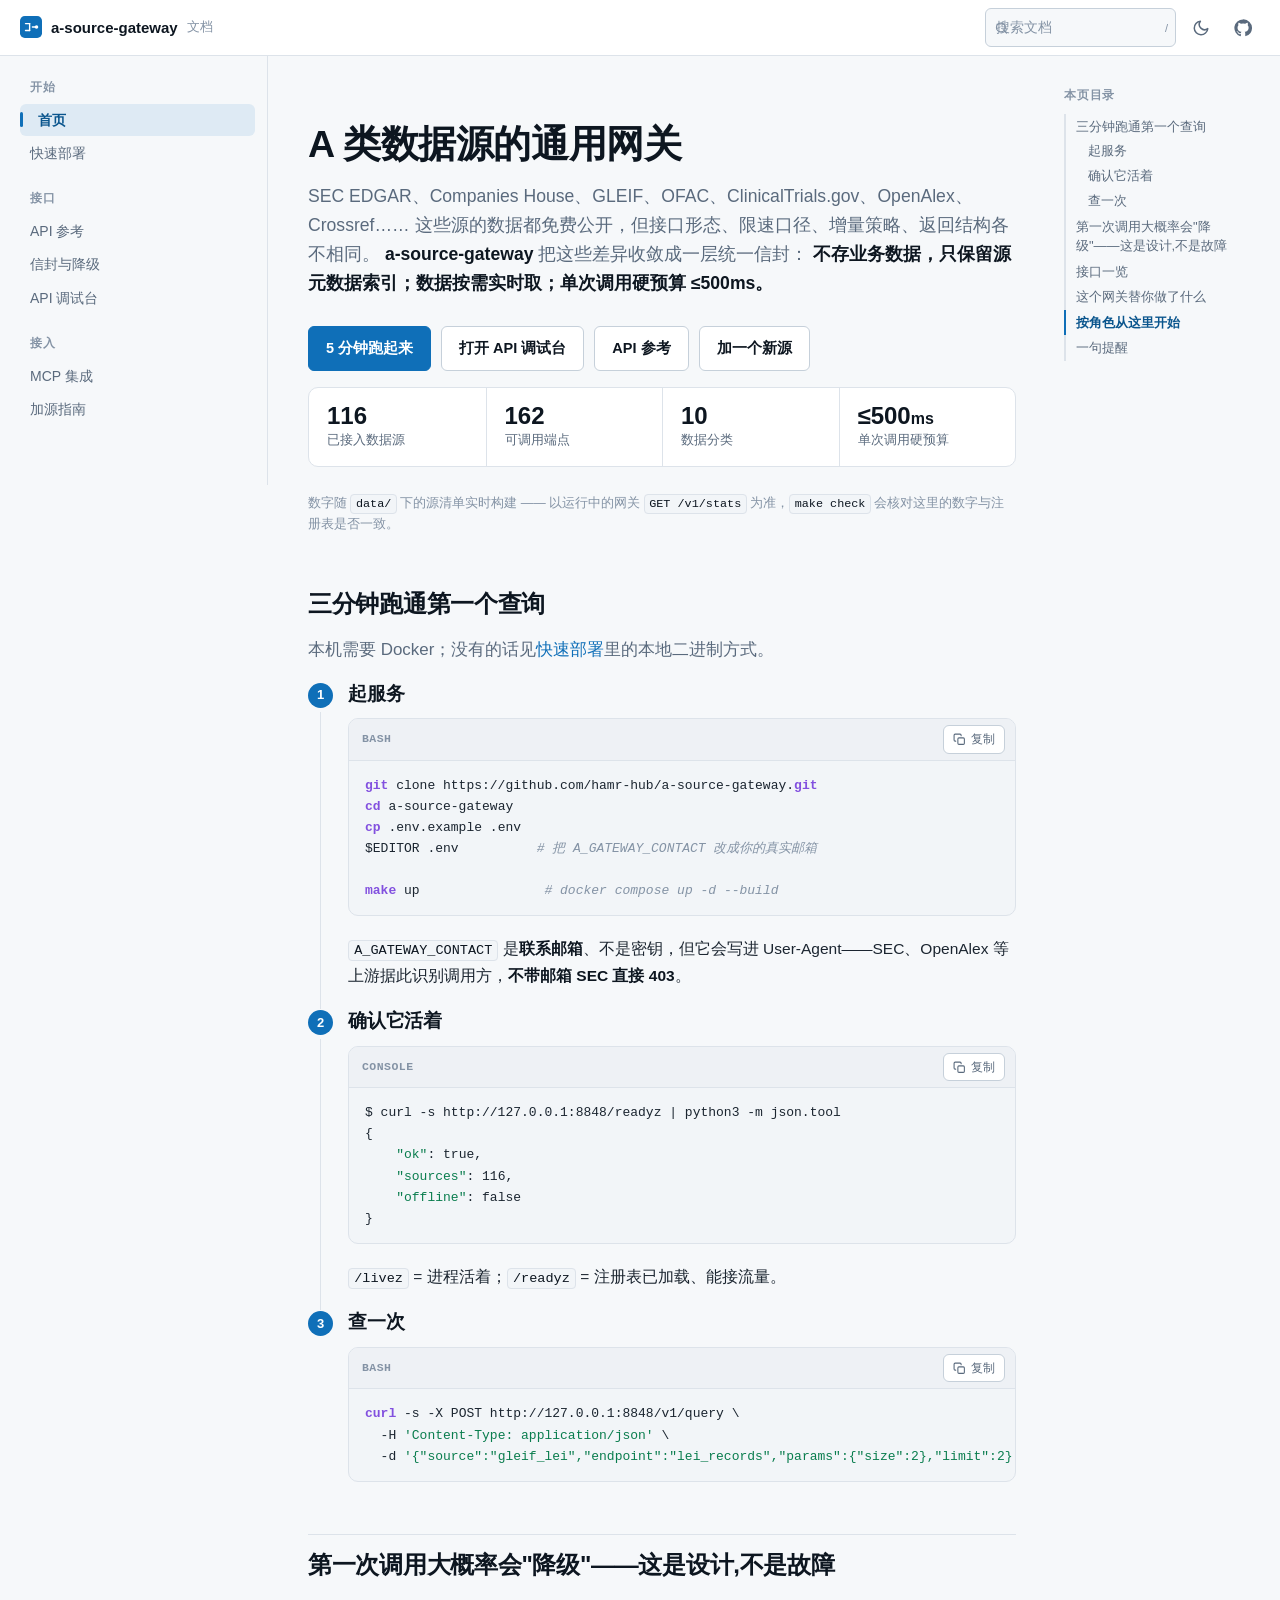
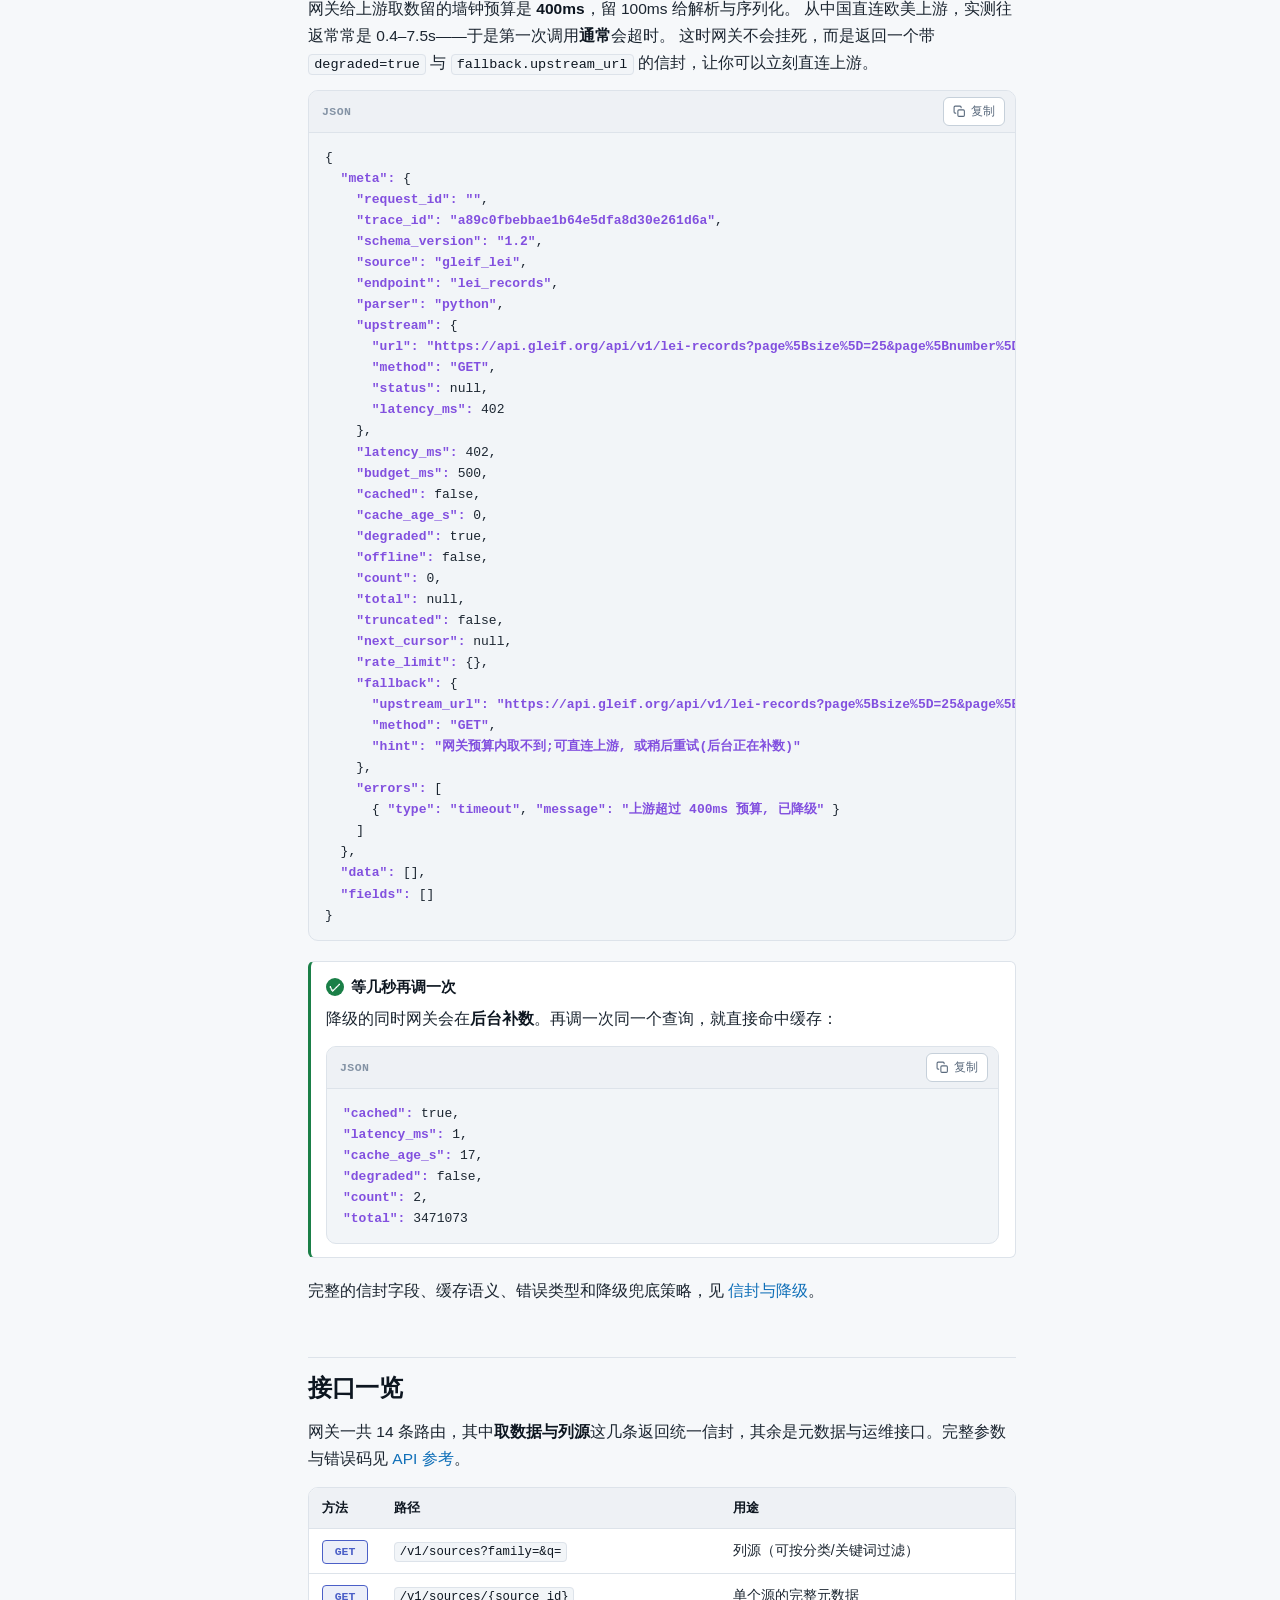
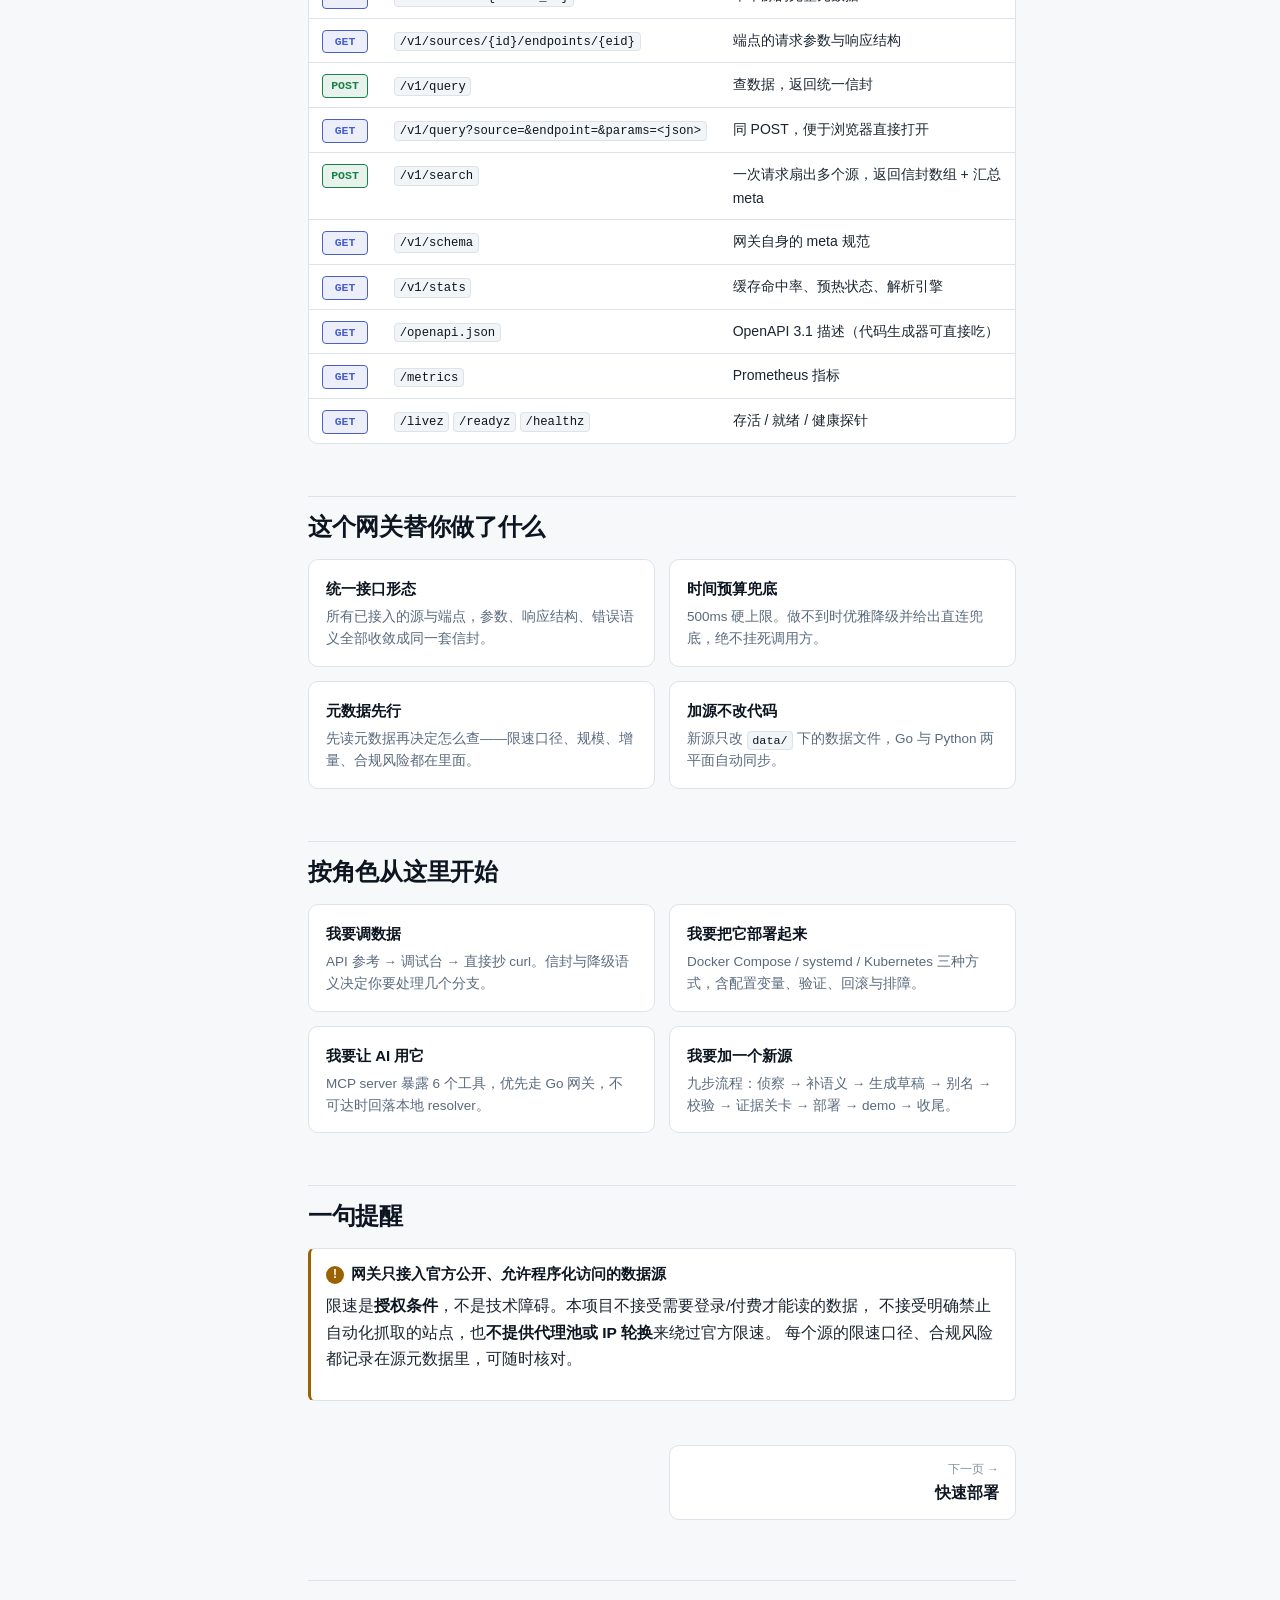
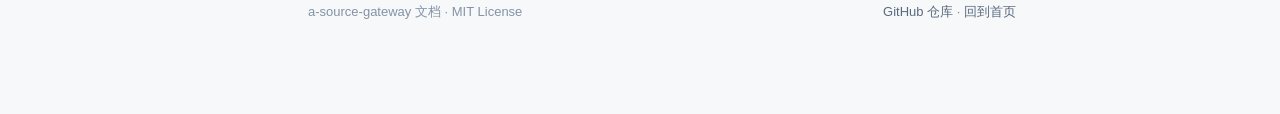
<file: site/index.html>
<!DOCTYPE html>
<html lang="zh-CN">
<head>
<meta charset="utf-8">
<meta name="viewport" content="width=device-width, initial-scale=1">
<title>a-source-gateway 文档 · A 类数据源网关</title>
<meta name="description" content="a-source-gateway 是 A 类(法规强制公开)数据源的通用网关:只存源元数据索引,数据按需实时取,单次调用硬预算 ≤500ms。快速部署、API 用法、在线调试与加源指南。">
<link rel="icon" href="assets/favicon.svg" type="image/svg+xml">
<link rel="stylesheet" href="assets/base.css">
</head>
<body>
<a class="skip-link" href="#main">跳到正文</a>

<header class="topbar">
  <button class="icon-btn nav-toggle" id="nav-toggle" type="button" aria-label="打开目录" aria-expanded="false">
    <svg viewBox="0 0 24 24" fill="none" stroke="currentColor" stroke-width="2" stroke-linecap="round" aria-hidden="true">
      <path d="M3 6h18M3 12h18M3 18h18"/>
    </svg>
  </button>
  <a class="brand" href="index.html">
    <svg width="22" height="22" viewBox="0 0 32 32" aria-hidden="true">
      <rect width="32" height="32" rx="7" fill="#0f6fb8"/>
      <g fill="none" stroke="#ffffff" stroke-width="2" stroke-linecap="round">
        <path d="M8 11h6M8 21h6M18 16h6"/><path d="M14 11v10"/>
      </g>
      <circle cx="24" cy="16" r="2.6" fill="#ffffff"/>
    </svg>
    <span>a-source-gateway</span>
    <span class="brand-sub">文档</span>
  </a>
  <span class="topbar-spacer"></span>
  <div class="topbar-actions">
    <div class="search-wrap">
      <svg class="search-icon" viewBox="0 0 24 24" fill="none" stroke="currentColor" stroke-width="2" stroke-linecap="round" aria-hidden="true">
        <circle cx="11" cy="11" r="7"/><path d="M20 20l-3.5-3.5"/>
      </svg>
      <input class="search-input" id="search-input" type="search" placeholder="搜索文档" aria-label="搜索文档" autocomplete="off">
      <span class="search-kbd">/</span>
      <div class="search-results" id="search-results" hidden></div>
    </div>
    <button class="icon-btn" id="theme-toggle" type="button" aria-label="切换主题"></button>
    <a class="icon-btn" href="https://github.com/hamr-hub/a-source-gateway" aria-label="GitHub 仓库" title="GitHub 仓库">
      <svg viewBox="0 0 24 24" fill="currentColor" aria-hidden="true">
        <path d="M12 .5a11.5 11.5 0 00-3.64 22.41c.58.1.79-.25.79-.56v-2.2c-3.2.7-3.88-1.38-3.88-1.38-.53-1.34-1.29-1.7-1.29-1.7-1.06-.72.08-.71.08-.71 1.17.08 1.78 1.2 1.78 1.2 1.04 1.79 2.73 1.27 3.4.97.1-.76.41-1.27.74-1.56-2.56-.29-5.25-1.28-5.25-5.7 0-1.26.45-2.29 1.19-3.1-.12-.29-.52-1.46.11-3.05 0 0 .97-.31 3.18 1.18a11 11 0 015.79 0c2.2-1.49 3.17-1.18 3.17-1.18.63 1.59.23 2.76.12 3.05.74.81 1.18 1.84 1.18 3.1 0 4.43-2.69 5.4-5.26 5.69.41.36.78 1.06.78 2.14v3.17c0 .31.21.67.8.56A11.5 11.5 0 0024 12.5 11.5 11.5 0 0012 .5z"/>
      </svg>
    </a>
  </div>
</header>

<div class="layout">
  <aside class="sidebar" id="sidebar">
    <nav class="nav-group">
      <div class="nav-group-title">开始</div>
      <a class="nav-link" href="index.html">首页</a>
      <a class="nav-link" href="quickstart.html">快速部署</a>
    </nav>
    <nav class="nav-group">
      <div class="nav-group-title">接口</div>
      <a class="nav-link" href="api.html">API 参考</a>
      <a class="nav-link" href="envelope.html">信封与降级</a>
      <a class="nav-link" href="debug.html">API 调试台</a>
    </nav>
    <nav class="nav-group">
      <div class="nav-group-title">接入</div>
      <a class="nav-link" href="mcp.html">MCP 集成</a>
      <a class="nav-link" href="adding-source.html">加源指南</a>
    </nav>
  </aside>

  <main class="content" id="main">
    <div class="doc">

      <div class="hero">
        <h1>A 类数据源的通用网关</h1>
        <p class="lede">
          SEC EDGAR、Companies House、GLEIF、OFAC、ClinicalTrials.gov、OpenAlex、Crossref……
          这些源的数据都免费公开，但接口形态、限速口径、增量策略、返回结构各不相同。
          <strong>a-source-gateway</strong> 把这些差异收敛成一层统一信封：
          <strong>不存业务数据，只保留源元数据索引；数据按需实时取；单次调用硬预算 ≤500ms。</strong>
        </p>
        <div class="hero-actions">
          <a class="btn btn-primary" href="quickstart.html">5 分钟跑起来</a>
          <a class="btn" href="debug.html">打开 API 调试台</a>
          <a class="btn" href="api.html">API 参考</a>
          <a class="btn" href="adding-source.html">加一个新源</a>
        </div>
      </div>

      <div class="stats">
        <div class="stat"><div class="stat-num" data-stat="sources">116</div><div class="stat-label">已接入数据源</div></div>
        <div class="stat"><div class="stat-num" data-stat="endpoints">162</div><div class="stat-label">可调用端点</div></div>
        <div class="stat"><div class="stat-num" data-stat="families">10</div><div class="stat-label">数据分类</div></div>
        <div class="stat"><div class="stat-num">≤500<span style="font-size:1rem">ms</span></div><div class="stat-label">单次调用硬预算</div></div>
      </div>

      <p class="inline-hint">数字随 <code>data/</code> 下的源清单实时构建 —— 以运行中的网关 <code>GET /v1/stats</code> 为准，<code>make check</code> 会核对这里的数字与注册表是否一致。</p>

      <h2>三分钟跑通第一个查询</h2>
      <p class="lede" style="margin-bottom:18px">本机需要 Docker；没有的话见<a href="quickstart.html">快速部署</a>里的本地二进制方式。</p>

      <ol class="steps">
        <li>
          <h3 style="margin-top:0">起服务</h3>
          <div class="code-block">
            <div class="code-head"><span class="code-lang">bash</span></div>
            <pre><code>git clone https://github.com/hamr-hub/a-source-gateway.git
cd a-source-gateway
cp .env.example .env
$EDITOR .env          # 把 A_GATEWAY_CONTACT 改成你的真实邮箱

make up                # docker compose up -d --build
</code></pre>
          </div>
          <p><code>A_GATEWAY_CONTACT</code> 是<strong>联系邮箱</strong>、不是密钥，但它会写进 User-Agent——SEC、OpenAlex 等上游据此识别调用方，<strong>不带邮箱 SEC 直接 403</strong>。</p>
        </li>

        <li>
          <h3 style="margin-top:0">确认它活着</h3>
          <div class="code-block">
            <div class="code-head"><span class="code-lang">console</span></div>
            <pre><code>$ curl -s http://127.0.0.1:8848/readyz | python3 -m json.tool
{
    "ok": true,
    "sources": 116,
    "offline": false
}
</code></pre>
          </div>
          <p><code>/livez</code> = 进程活着；<code>/readyz</code> = 注册表已加载、能接流量。</p>
        </li>

        <li>
          <h3 style="margin-top:0">查一次</h3>
          <div class="code-block">
            <div class="code-head"><span class="code-lang">bash</span></div>
            <pre><code>curl -s -X POST http://127.0.0.1:8848/v1/query \
  -H 'Content-Type: application/json' \
  -d '{"source":"gleif_lei","endpoint":"lei_records","params":{"size":2},"limit":2}'
</code></pre>
          </div>
        </li>
      </ol>

      <h2>第一次调用大概率会"降级"——这是设计,不是故障</h2>
      <p>
        网关给上游取数留的墙钟预算是 <strong>400ms</strong>，留 100ms 给解析与序列化。
        从中国直连欧美上游，实测往返常常是 0.4–7.5s——于是第一次调用<strong>通常</strong>会超时。
        这时网关不会挂死，而是返回一个带 <code>degraded=true</code> 与
        <code>fallback.upstream_url</code> 的信封，让你可以立刻直连上游。
      </p>

      <div class="code-block">
        <div class="code-head"><span class="code-lang">json</span></div>
        <pre><code>{
  "meta": {
    "request_id": "",
    "trace_id": "a89c0fbebbae1b64e5dfa8d30e261d6a",
    "schema_version": "1.2",
    "source": "gleif_lei",
    "endpoint": "lei_records",
    "parser": "python",
    "upstream": {
      "url": "https://api.gleif.org/api/v1/lei-records?page%5Bsize%5D=25&page%5Bnumber%5D=1",
      "method": "GET",
      "status": null,
      "latency_ms": 402
    },
    "latency_ms": 402,
    "budget_ms": 500,
    "cached": false,
    "cache_age_s": 0,
    "degraded": true,
    "offline": false,
    "count": 0,
    "total": null,
    "truncated": false,
    "next_cursor": null,
    "rate_limit": {},
    "fallback": {
      "upstream_url": "https://api.gleif.org/api/v1/lei-records?page%5Bsize%5D=25&page%5Bnumber%5D=1",
      "method": "GET",
      "hint": "网关预算内取不到;可直连上游, 或稍后重试(后台正在补数)"
    },
    "errors": [
      { "type": "timeout", "message": "上游超过 400ms 预算, 已降级" }
    ]
  },
  "data": [],
  "fields": []
}
</code></pre>
      </div>

      <div class="callout tip">
        <div class="callout-title"><span class="callout-icon">✓</span>等几秒再调一次</div>
        <div class="callout-body">
          <p>降级的同时网关会在<strong>后台补数</strong>。再调一次同一个查询，就直接命中缓存：</p>
          <div class="code-block" style="margin-bottom:0">
            <div class="code-head"><span class="code-lang">json</span></div>
            <pre><code>"cached": true,
"latency_ms": 1,
"cache_age_s": 17,
"degraded": false,
"count": 2,
"total": 3471073
</code></pre>
          </div>
        </div>
      </div>

      <p style="margin-top:18px">
        完整的信封字段、缓存语义、错误类型和降级兜底策略，见
        <a href="envelope.html">信封与降级</a>。
      </p>

      <h2>接口一览</h2>
      <p>网关一共 14 条路由，其中<strong>取数据与列源</strong>这几条返回统一信封，其余是元数据与运维接口。完整参数与错误码见 <a href="api.html">API 参考</a>。</p>

      <div class="table-wrap">
        <table>
          <thead>
            <tr><th>方法</th><th>路径</th><th>用途</th></tr>
          </thead>
          <tbody>
            <tr><td><span class="method get">GET</span></td><td><code>/v1/sources?family=&amp;q=</code></td><td>列源（可按分类/关键词过滤）</td></tr>
            <tr><td><span class="method get">GET</span></td><td><code>/v1/sources/{source_id}</code></td><td>单个源的完整元数据</td></tr>
            <tr><td><span class="method get">GET</span></td><td><code>/v1/sources/{id}/endpoints/{eid}</code></td><td>端点的请求参数与响应结构</td></tr>
            <tr><td><span class="method post">POST</span></td><td><code>/v1/query</code></td><td>查数据，返回统一信封</td></tr>
            <tr><td><span class="method get">GET</span></td><td><code>/v1/query?source=&amp;endpoint=&amp;params=&lt;json&gt;</code></td><td>同 POST，便于浏览器直接打开</td></tr>
            <tr><td><span class="method post">POST</span></td><td><code>/v1/search</code></td><td>一次请求扇出多个源，返回信封数组 + 汇总 meta</td></tr>
            <tr><td><span class="method get">GET</span></td><td><code>/v1/schema</code></td><td>网关自身的 meta 规范</td></tr>
            <tr><td><span class="method get">GET</span></td><td><code>/v1/stats</code></td><td>缓存命中率、预热状态、解析引擎</td></tr>
            <tr><td><span class="method get">GET</span></td><td><code>/openapi.json</code></td><td>OpenAPI 3.1 描述（代码生成器可直接吃）</td></tr>
            <tr><td><span class="method get">GET</span></td><td><code>/metrics</code></td><td>Prometheus 指标</td></tr>
            <tr><td><span class="method get">GET</span></td><td><code>/livez</code> <code>/readyz</code> <code>/healthz</code></td><td>存活 / 就绪 / 健康探针</td></tr>
          </tbody>
        </table>
      </div>

      <h2>这个网关替你做了什么</h2>
      <div class="card-grid">
        <a class="card" href="api.html">
          <div class="card-title">统一接口形态</div>
          <div class="card-desc">所有已接入的源与端点，参数、响应结构、错误语义全部收敛成同一套信封。</div>
        </a>
        <a class="card" href="envelope.html">
          <div class="card-title">时间预算兜底</div>
          <div class="card-desc">500ms 硬上限。做不到时优雅降级并给出直连兜底，绝不挂死调用方。</div>
        </a>
        <a class="card" href="api.html">
          <div class="card-title">元数据先行</div>
          <div class="card-desc">先读元数据再决定怎么查——限速口径、规模、增量、合规风险都在里面。</div>
        </a>
        <a class="card" href="adding-source.html">
          <div class="card-title">加源不改代码</div>
          <div class="card-desc">新源只改 <code>data/</code> 下的数据文件，Go 与 Python 两平面自动同步。</div>
        </a>
      </div>

      <h2>按角色从这里开始</h2>
      <div class="card-grid">
        <a class="card" href="api.html">
          <div class="card-title">我要调数据</div>
          <div class="card-desc">API 参考 → 调试台 → 直接抄 curl。信封与降级语义决定你要处理几个分支。</div>
        </a>
        <a class="card" href="quickstart.html">
          <div class="card-title">我要把它部署起来</div>
          <div class="card-desc">Docker Compose / systemd / Kubernetes 三种方式，含配置变量、验证、回滚与排障。</div>
        </a>
        <a class="card" href="mcp.html">
          <div class="card-title">我要让 AI 用它</div>
          <div class="card-desc">MCP server 暴露 6 个工具，优先走 Go 网关，不可达时回落本地 resolver。</div>
        </a>
        <a class="card" href="adding-source.html">
          <div class="card-title">我要加一个新源</div>
          <div class="card-desc">九步流程：侦察 → 补语义 → 生成草稿 → 别名 → 校验 → 证据关卡 → 部署 → demo → 收尾。</div>
        </a>
      </div>

      <h2>一句提醒</h2>
      <div class="callout warn">
        <div class="callout-title"><span class="callout-icon">!</span>网关只接入官方公开、允许程序化访问的数据源</div>
        <div class="callout-body">
          <p>
            限速是<strong>授权条件</strong>，不是技术障碍。本项目不接受需要登录/付费才能读的数据，
            不接受明确禁止自动化抓取的站点，也<strong>不提供代理池或 IP 轮换</strong>来绕过官方限速。
            每个源的限速口径、合规风险都记录在源元数据里，可随时核对。
          </p>
        </div>
      </div>

    </div>

    <nav class="pager" id="pager"></nav>

    <footer class="page-footer">
      <span>a-source-gateway 文档 · MIT License</span>
      <span><a href="https://github.com/hamr-hub/a-source-gateway">GitHub 仓库</a> · <a href="index.html">回到首页</a></span>
    </footer>
  </main>

  <nav class="toc" id="toc"></nav>
</div>

<script src="assets/site.js"></script>
</body>
</html>
</file>
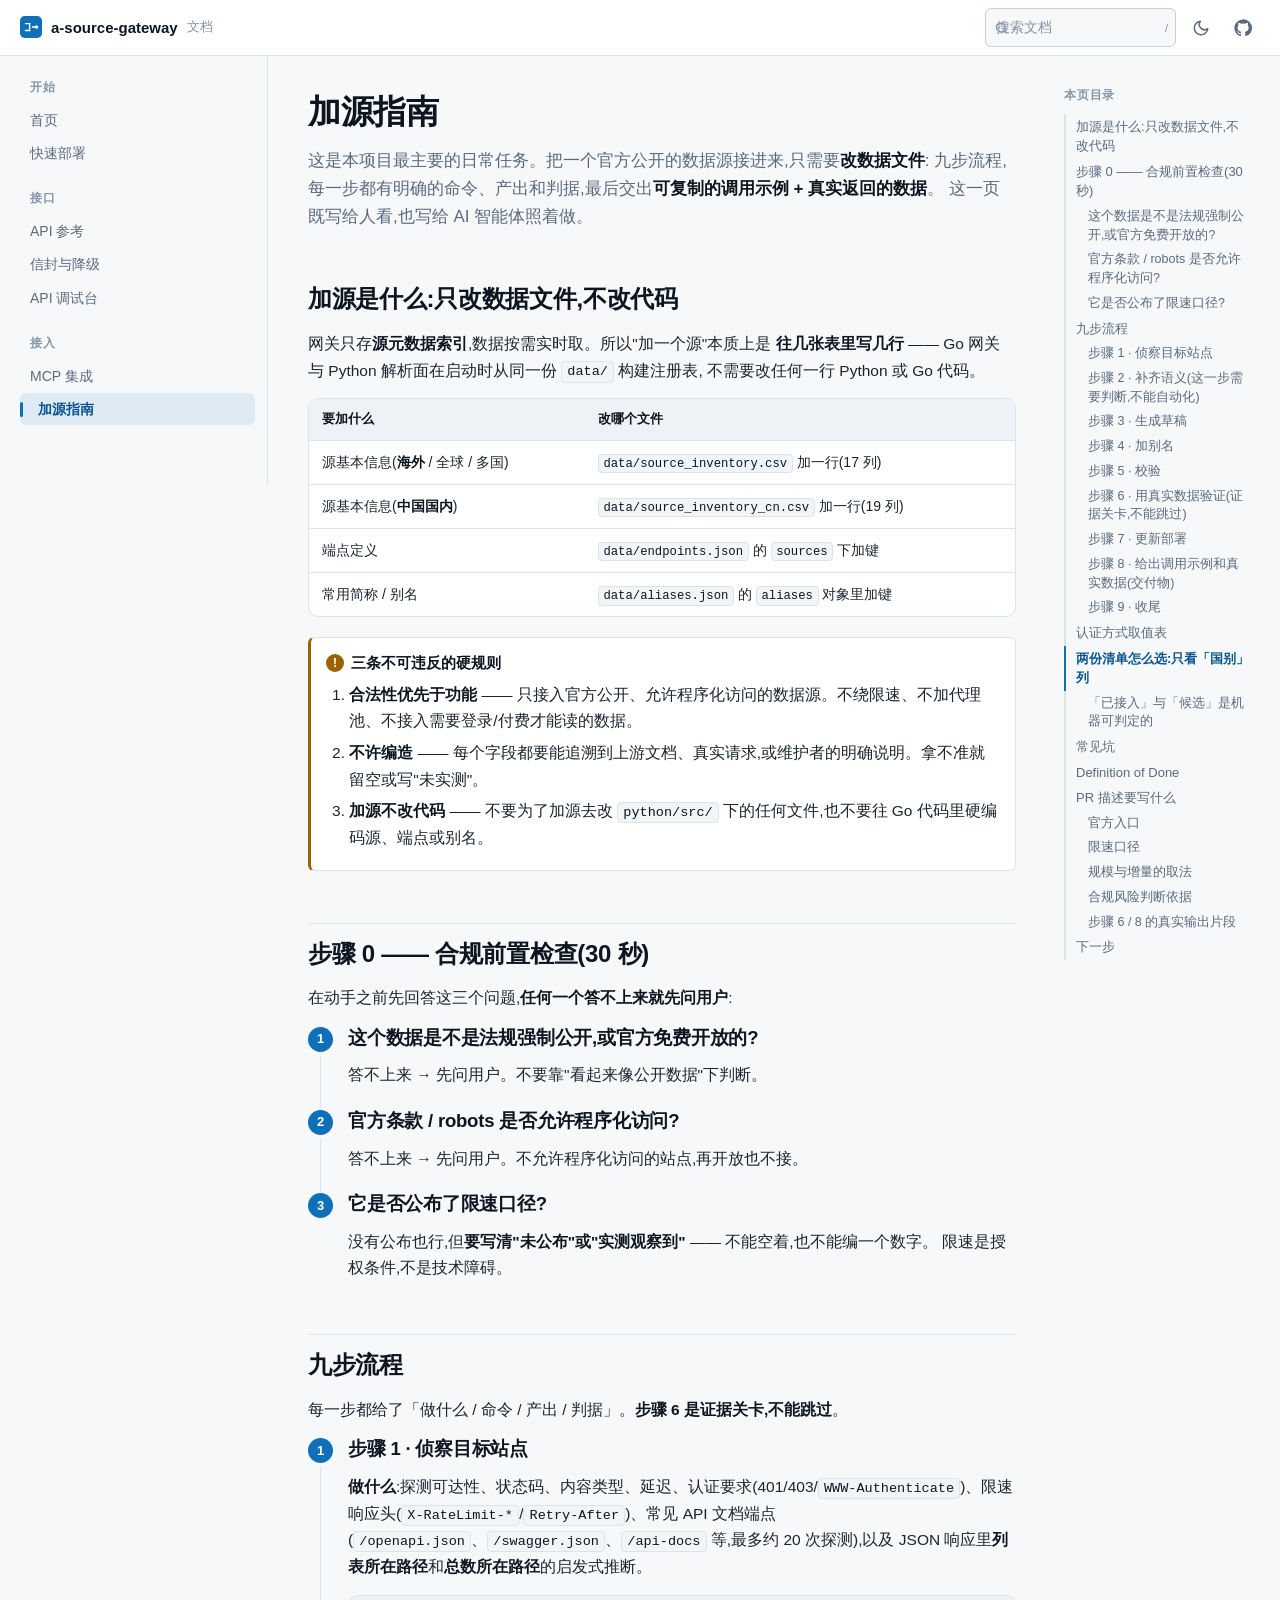
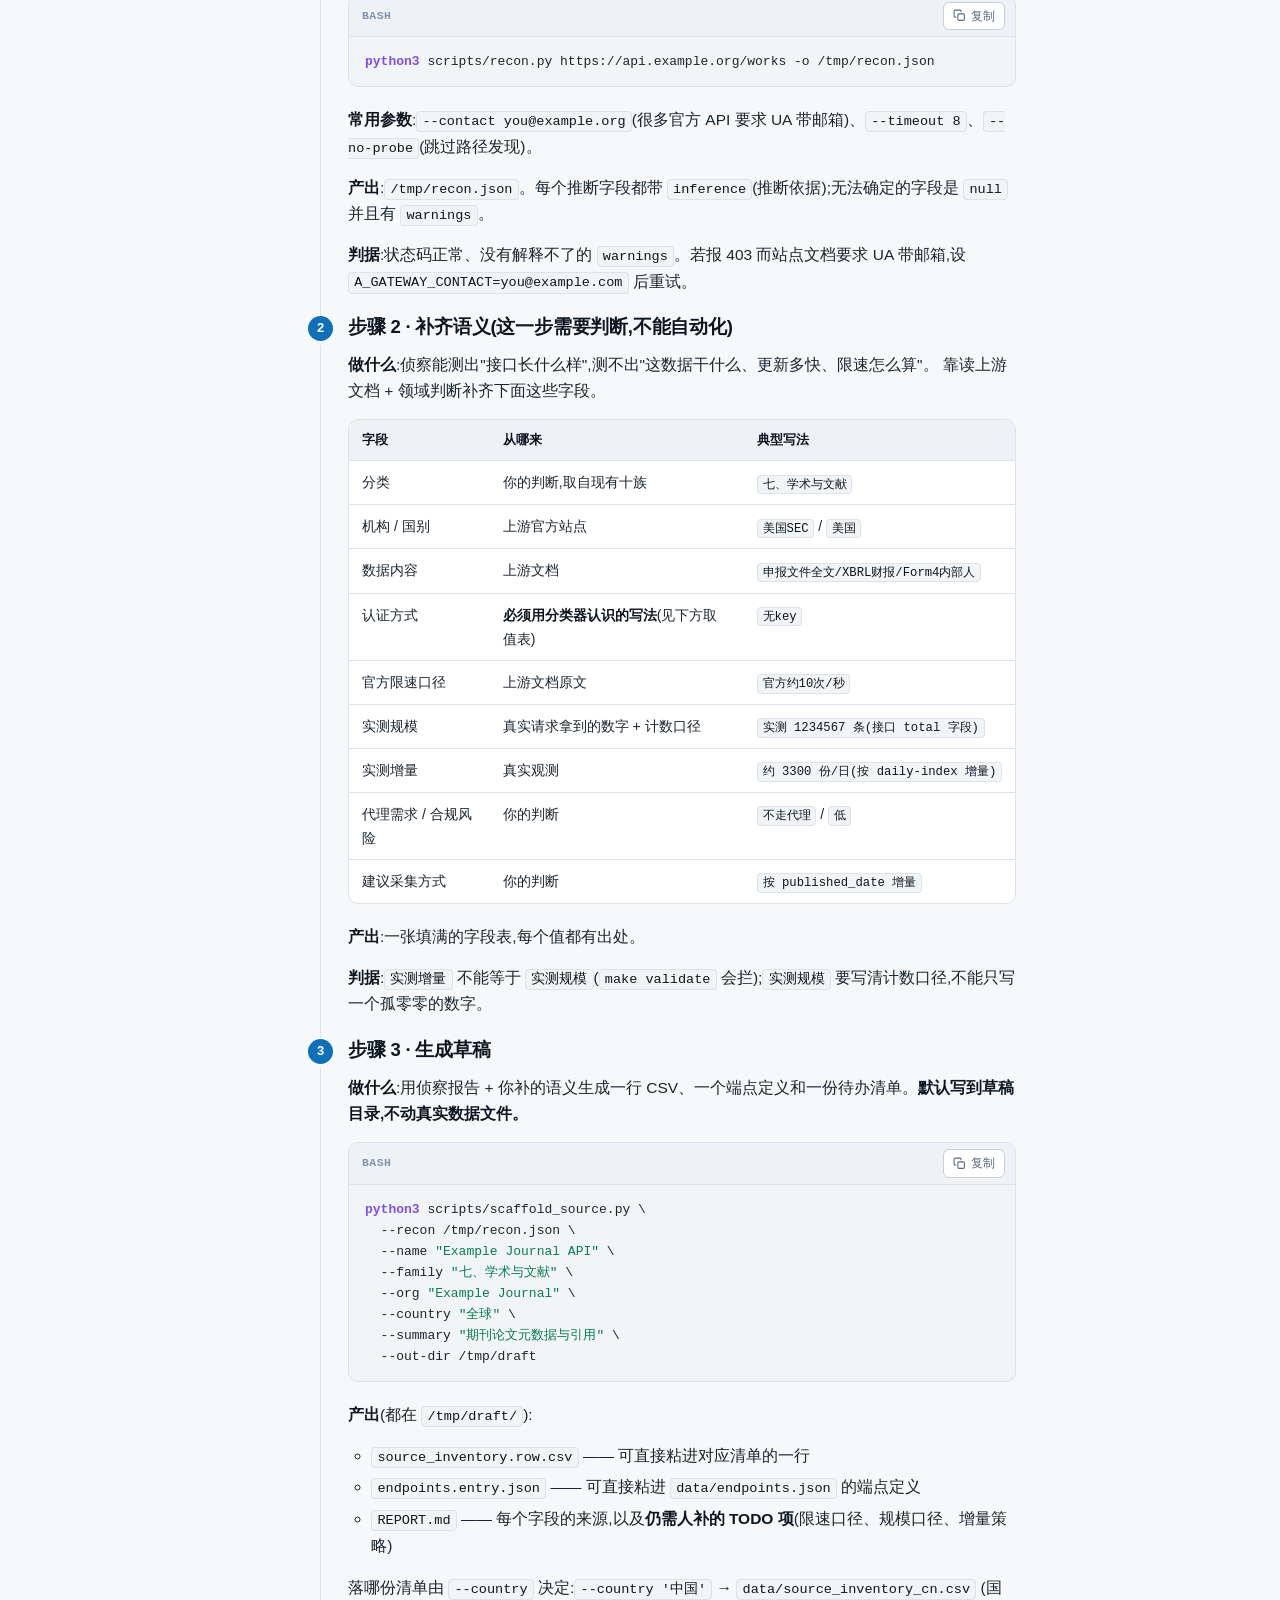
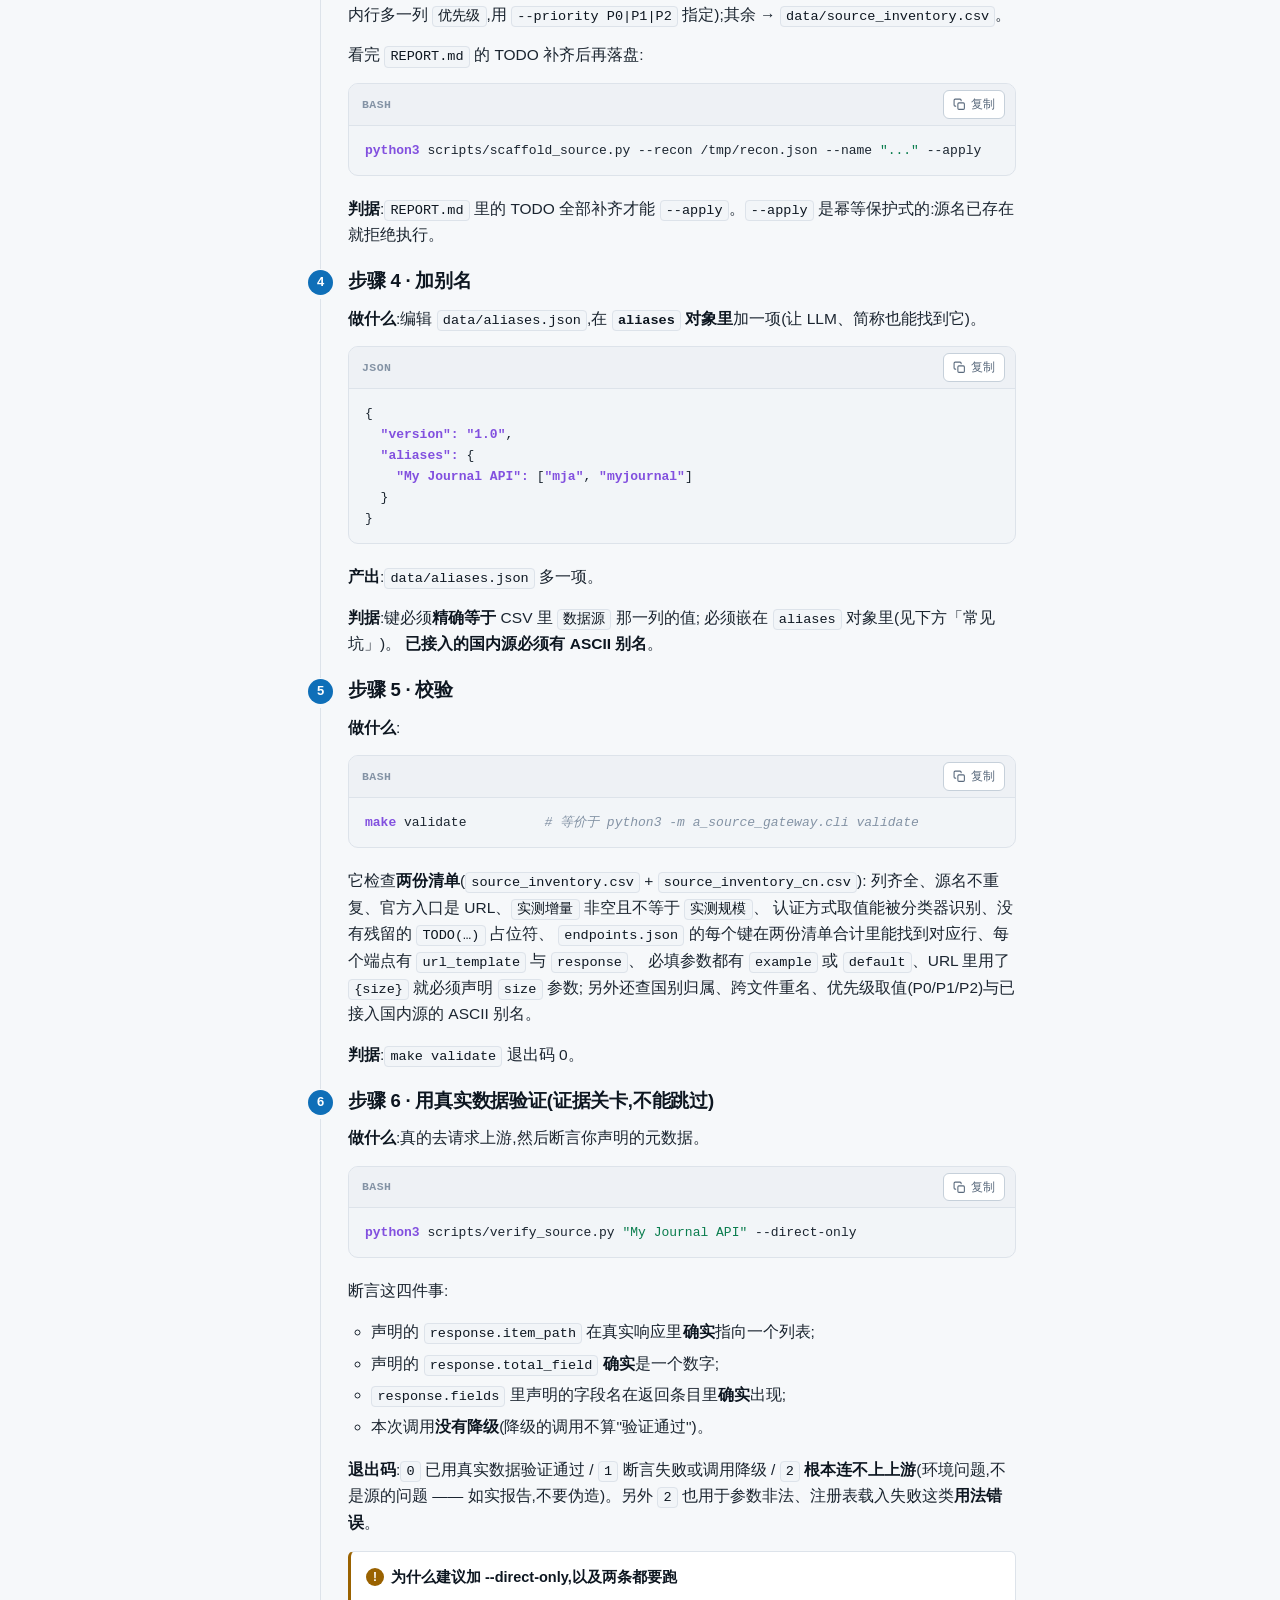
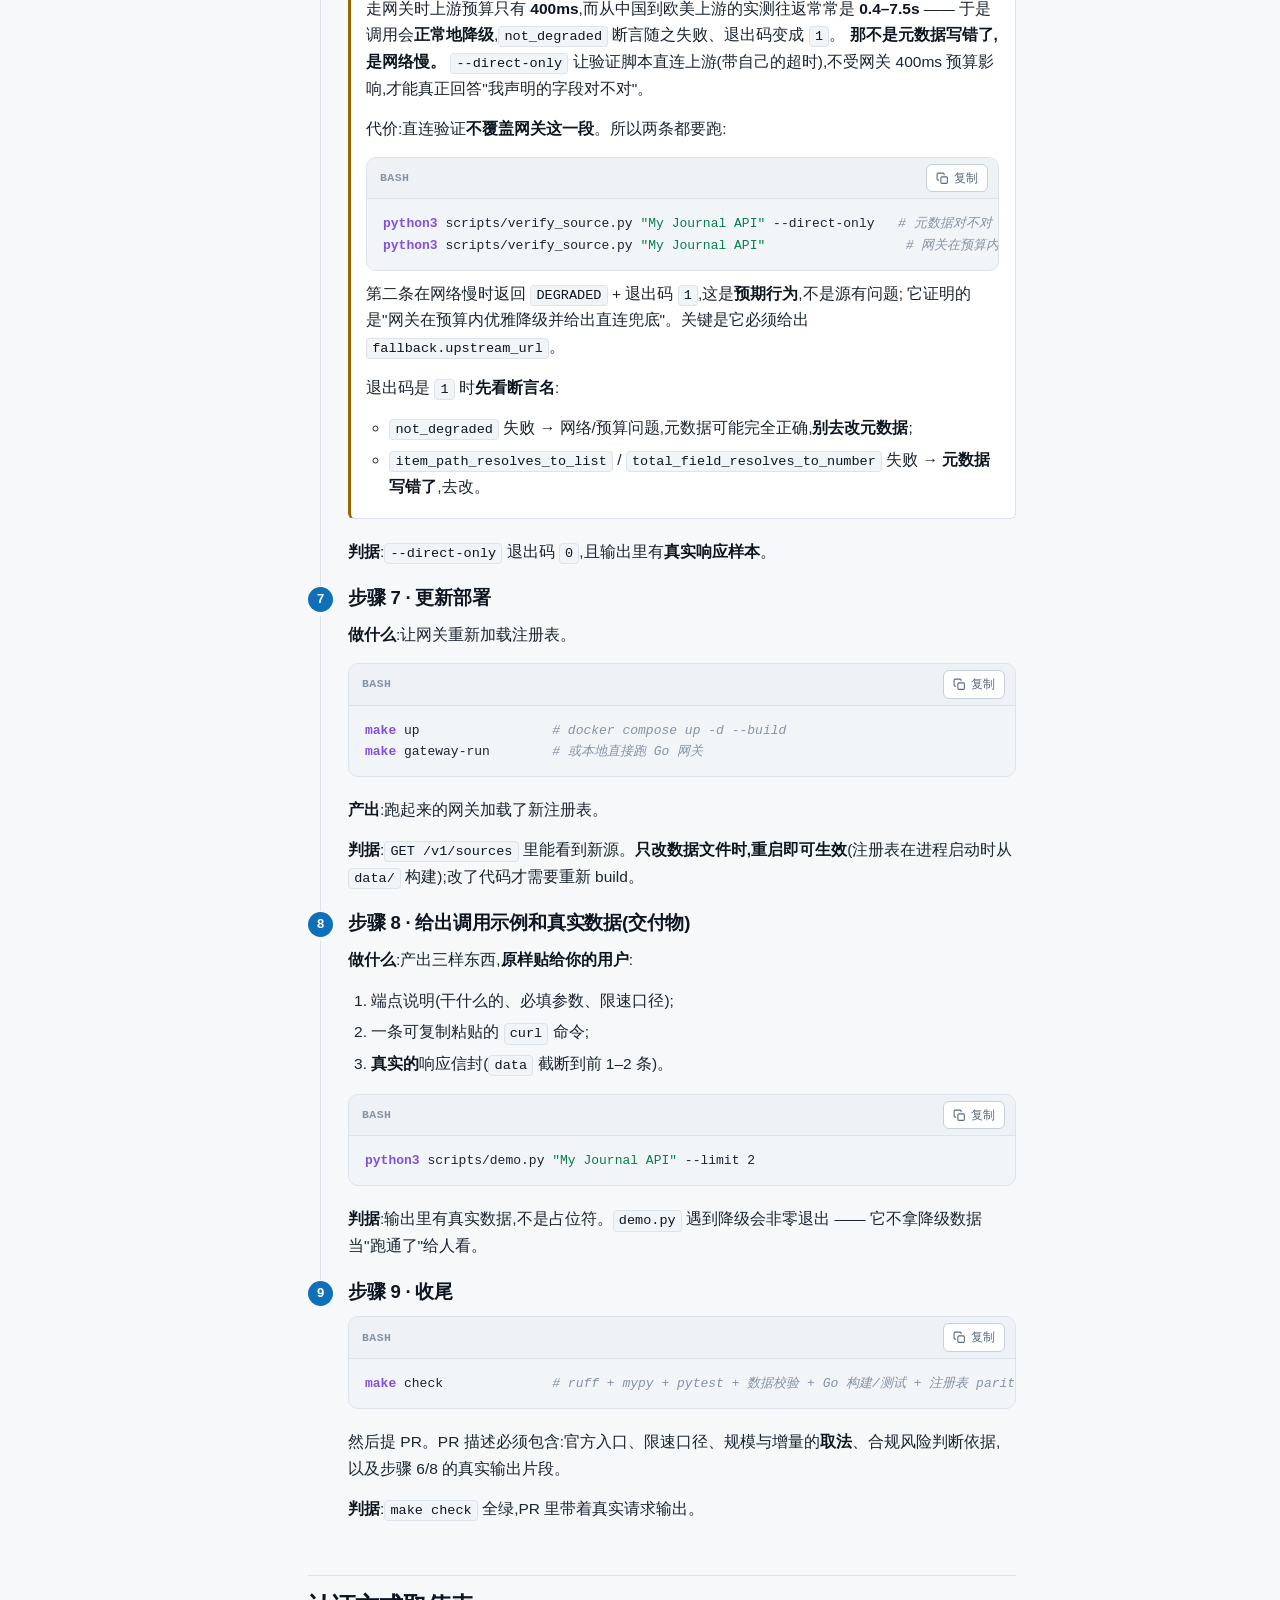
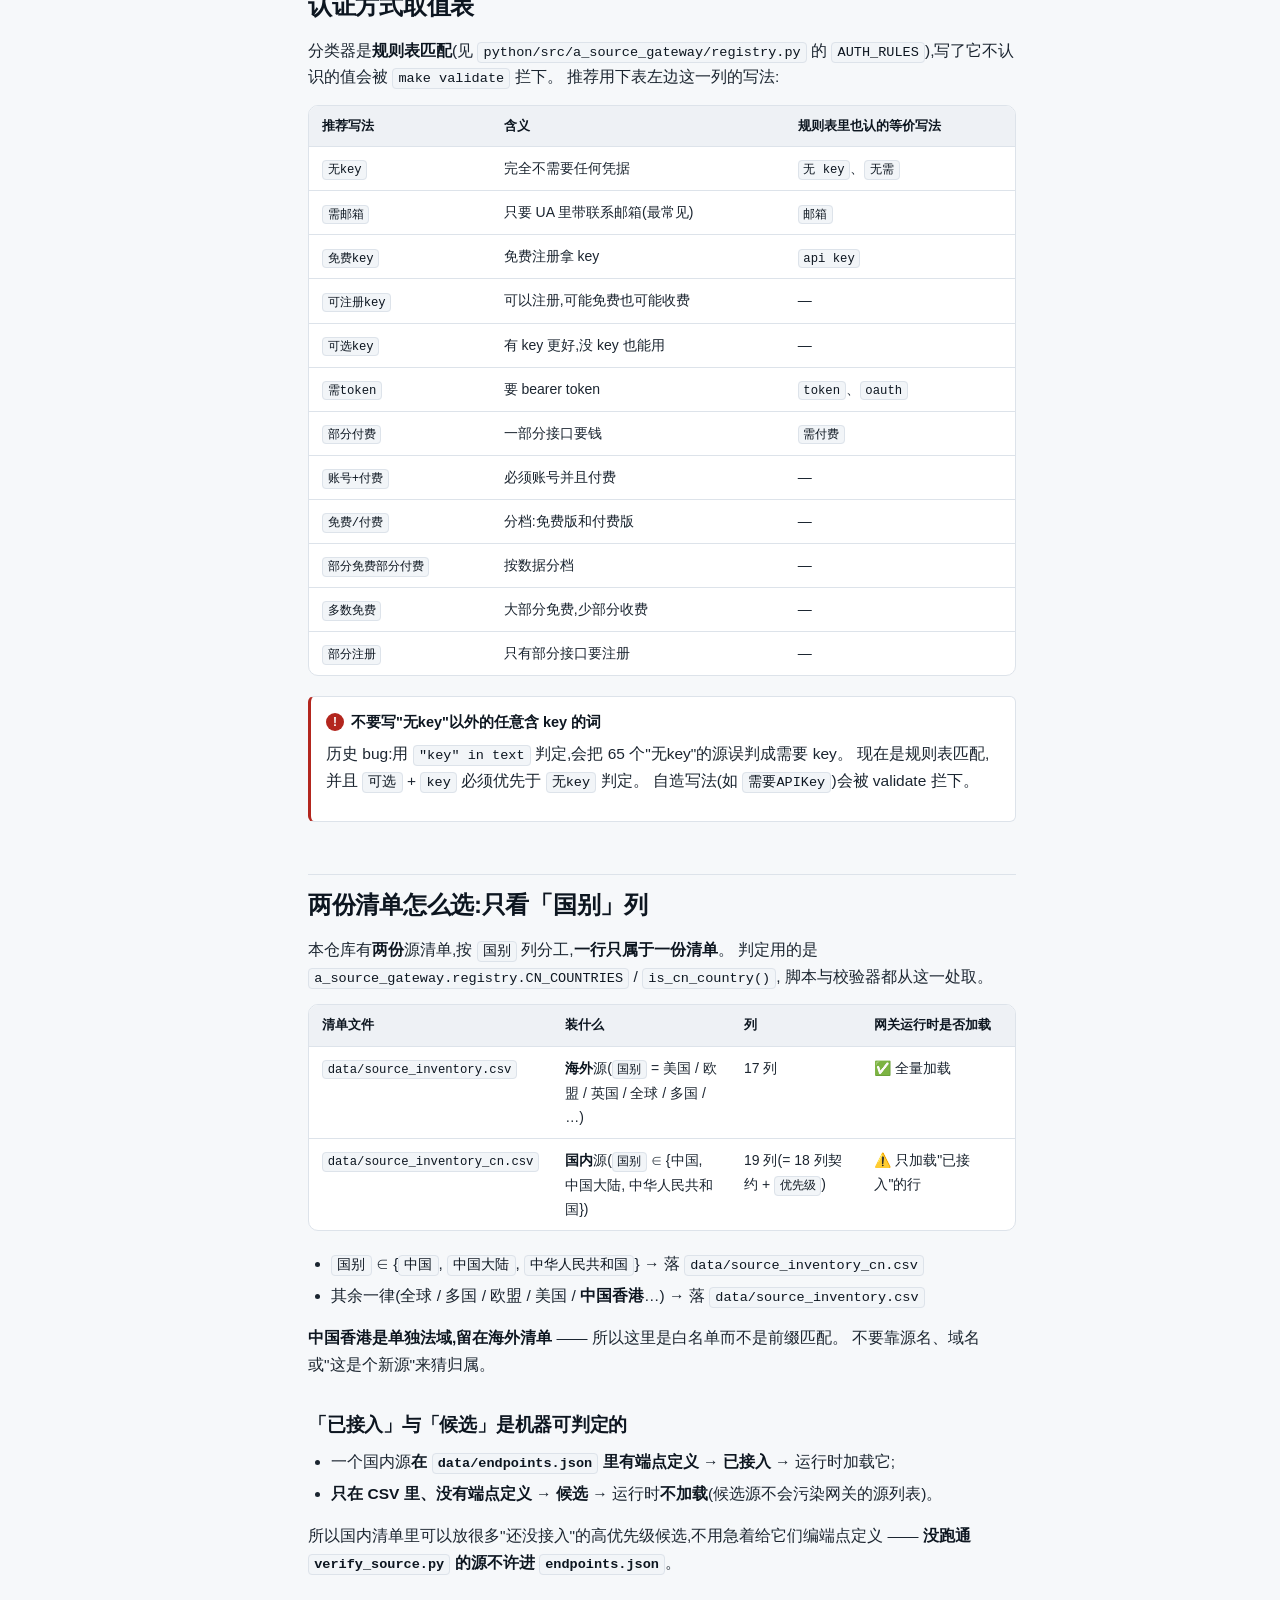
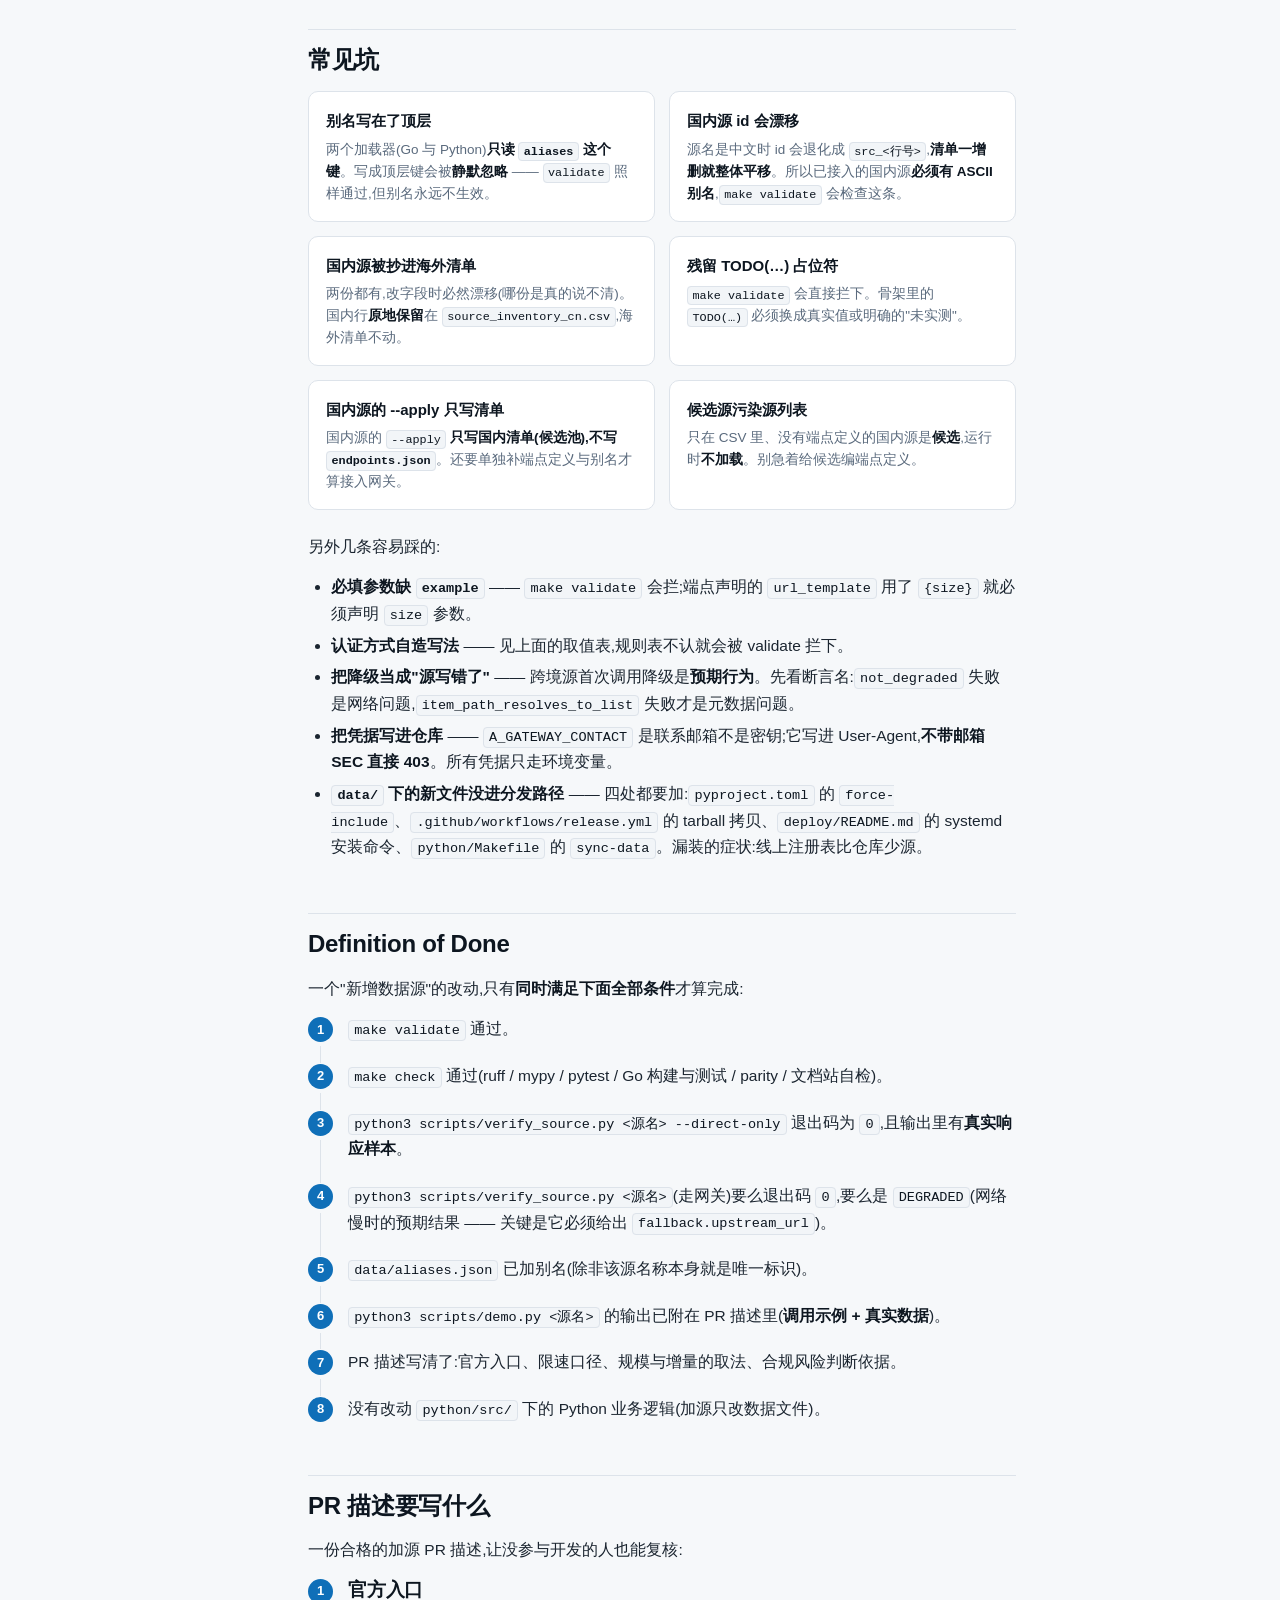
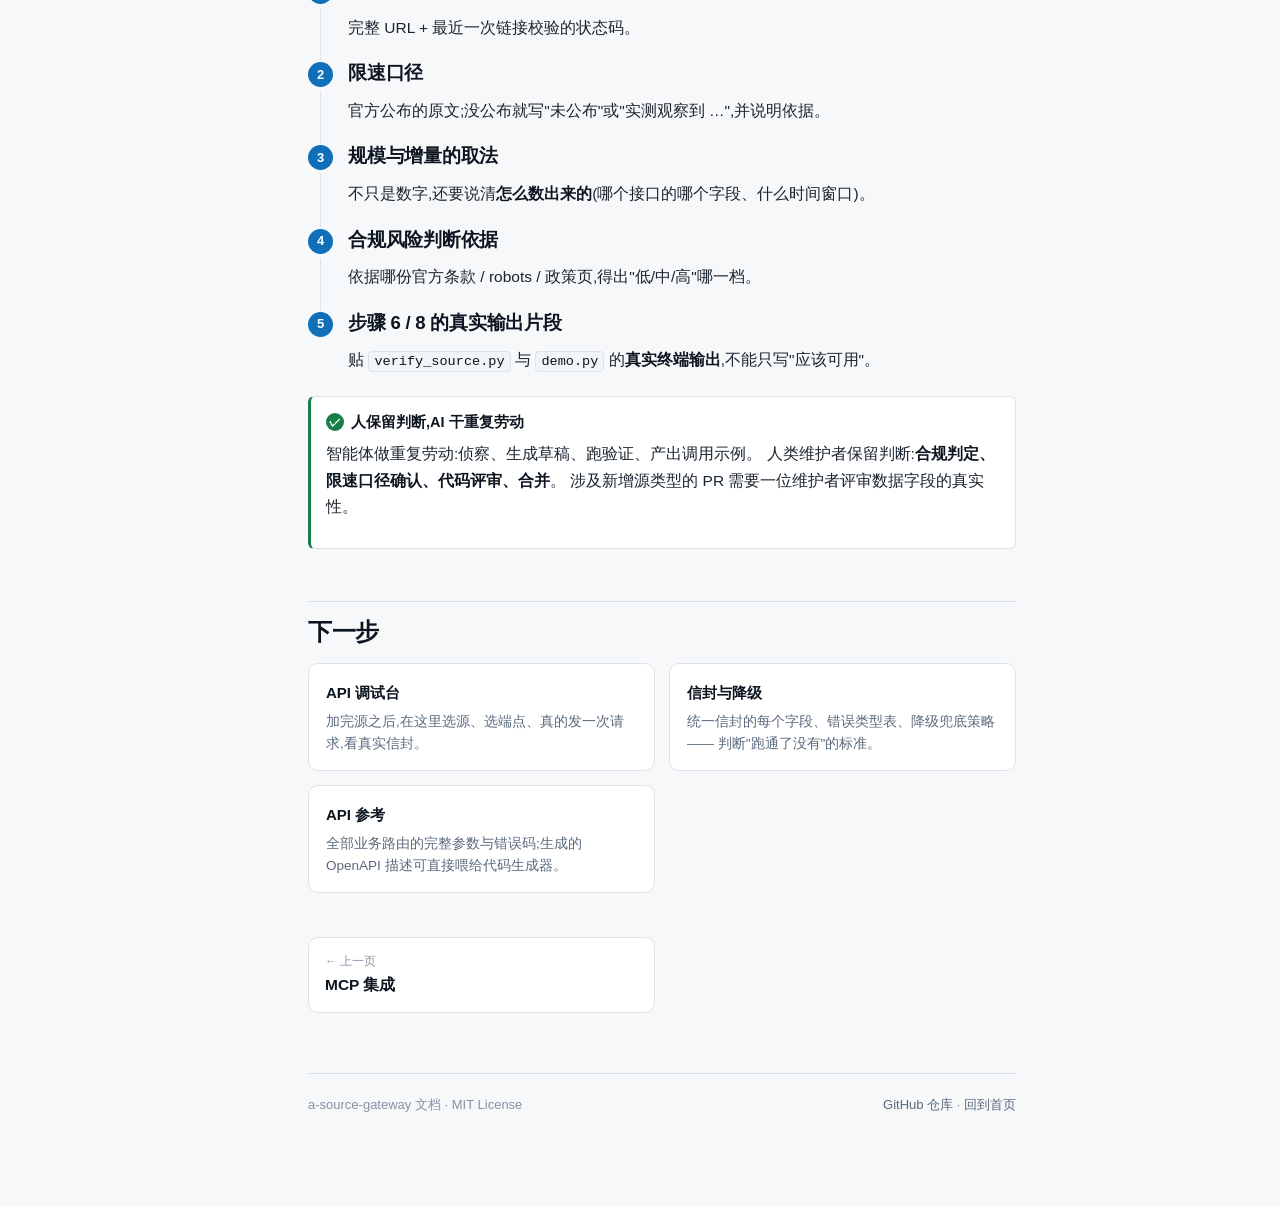
<file: site/adding-source.html>
<!DOCTYPE html>
<html lang="zh-CN">
<head>
<meta charset="utf-8">
<meta name="viewport" content="width=device-width, initial-scale=1">
<title>加源指南 · a-source-gateway 文档</title>
<meta name="description" content="把一个新数据源接进 a-source-gateway 的九步流程:合规前置检查 → 侦察 → 补语义 → 生成草稿 → 别名 → 校验 → 证据关卡 → 部署 → demo → 收尾。">
<link rel="icon" href="assets/favicon.svg" type="image/svg+xml">
<link rel="stylesheet" href="assets/base.css">
</head>
<body>
<a class="skip-link" href="#main">跳到正文</a>

<header class="topbar">
  <button class="icon-btn nav-toggle" id="nav-toggle" type="button" aria-label="打开目录" aria-expanded="false">
    <svg viewBox="0 0 24 24" fill="none" stroke="currentColor" stroke-width="2" stroke-linecap="round" aria-hidden="true">
      <path d="M3 6h18M3 12h18M3 18h18"/>
    </svg>
  </button>
  <a class="brand" href="index.html">
    <svg width="22" height="22" viewBox="0 0 32 32" aria-hidden="true">
      <rect width="32" height="32" rx="7" fill="#0f6fb8"/>
      <g fill="none" stroke="#ffffff" stroke-width="2" stroke-linecap="round">
        <path d="M8 11h6M8 21h6M18 16h6"/><path d="M14 11v10"/>
      </g>
      <circle cx="24" cy="16" r="2.6" fill="#ffffff"/>
    </svg>
    <span>a-source-gateway</span>
    <span class="brand-sub">文档</span>
  </a>
  <span class="topbar-spacer"></span>
  <div class="topbar-actions">
    <div class="search-wrap">
      <svg class="search-icon" viewBox="0 0 24 24" fill="none" stroke="currentColor" stroke-width="2" stroke-linecap="round" aria-hidden="true">
        <circle cx="11" cy="11" r="7"/><path d="M20 20l-3.5-3.5"/>
      </svg>
      <input class="search-input" id="search-input" type="search" placeholder="搜索文档" aria-label="搜索文档" autocomplete="off">
      <span class="search-kbd">/</span>
      <div class="search-results" id="search-results" hidden></div>
    </div>
    <button class="icon-btn" id="theme-toggle" type="button" aria-label="切换主题"></button>
    <a class="icon-btn" href="https://github.com/hamr-hub/a-source-gateway" aria-label="GitHub 仓库" title="GitHub 仓库">
      <svg viewBox="0 0 24 24" fill="currentColor" aria-hidden="true">
        <path d="M12 .5a11.5 11.5 0 00-3.64 22.41c.58.1.79-.25.79-.56v-2.2c-3.2.7-3.88-1.38-3.88-1.38-.53-1.34-1.29-1.7-1.29-1.7-1.06-.72.08-.71.08-.71 1.17.08 1.78 1.2 1.78 1.2 1.04 1.79 2.73 1.27 3.4.97.1-.76.41-1.27.74-1.56-2.56-.29-5.25-1.28-5.25-5.7 0-1.26.45-2.29 1.19-3.1-.12-.29-.52-1.46.11-3.05 0 0 .97-.31 3.18 1.18a11 11 0 015.79 0c2.2-1.49 3.17-1.18 3.17-1.18.63 1.59.23 2.76.12 3.05.74.81 1.18 1.84 1.18 3.1 0 4.43-2.69 5.4-5.26 5.69.41.36.78 1.06.78 2.14v3.17c0 .31.21.67.8.56A11.5 11.5 0 0024 12.5 11.5 11.5 0 0012 .5z"/>
      </svg>
    </a>
  </div>
</header>

<div class="layout">
  <aside class="sidebar" id="sidebar">
    <nav class="nav-group">
      <div class="nav-group-title">开始</div>
      <a class="nav-link" href="index.html">首页</a>
      <a class="nav-link" href="quickstart.html">快速部署</a>
    </nav>
    <nav class="nav-group">
      <div class="nav-group-title">接口</div>
      <a class="nav-link" href="api.html">API 参考</a>
      <a class="nav-link" href="envelope.html">信封与降级</a>
      <a class="nav-link" href="debug.html">API 调试台</a>
    </nav>
    <nav class="nav-group">
      <div class="nav-group-title">接入</div>
      <a class="nav-link" href="mcp.html">MCP 集成</a>
      <a class="nav-link" href="adding-source.html">加源指南</a>
    </nav>
  </aside>

  <main class="content" id="main">
    <div class="doc">

      <h1>加源指南</h1>
      <p class="lede">
        这是本项目最主要的日常任务。把一个官方公开的数据源接进来,只需要<strong>改数据文件</strong>:
        九步流程,每一步都有明确的命令、产出和判据,最后交出<strong>可复制的调用示例 + 真实返回的数据</strong>。
        这一页既写给人看,也写给 AI 智能体照着做。
      </p>

      <h2>加源是什么:只改数据文件,不改代码</h2>
      <p>
        网关只存<strong>源元数据索引</strong>,数据按需实时取。所以"加一个源"本质上是
        <strong>往几张表里写几行</strong> —— Go 网关与 Python 解析面在启动时从同一份 <code>data/</code> 构建注册表,
        不需要改任何一行 Python 或 Go 代码。
      </p>

      <div class="table-wrap">
        <table>
          <thead>
            <tr><th>要加什么</th><th>改哪个文件</th></tr>
          </thead>
          <tbody>
            <tr><td>源基本信息(<strong>海外</strong> / 全球 / 多国)</td><td><code>data/source_inventory.csv</code> 加一行(17 列)</td></tr>
            <tr><td>源基本信息(<strong>中国国内</strong>)</td><td><code>data/source_inventory_cn.csv</code> 加一行(19 列)</td></tr>
            <tr><td>端点定义</td><td><code>data/endpoints.json</code> 的 <code>sources</code> 下加键</td></tr>
            <tr><td>常用简称 / 别名</td><td><code>data/aliases.json</code> 的 <code>aliases</code> 对象里加键</td></tr>
          </tbody>
        </table>
      </div>

      <div class="callout warn">
        <div class="callout-title"><span class="callout-icon">!</span>三条不可违反的硬规则</div>
        <div class="callout-body">
          <ol style="margin-bottom:0">
            <li><strong>合法性优先于功能</strong> —— 只接入官方公开、允许程序化访问的数据源。不绕限速、不加代理池、不接入需要登录/付费才能读的数据。</li>
            <li><strong>不许编造</strong> —— 每个字段都要能追溯到上游文档、真实请求,或维护者的明确说明。拿不准就留空或写"未实测"。</li>
            <li><strong>加源不改代码</strong> —— 不要为了加源去改 <code>python/src/</code> 下的任何文件,也不要往 Go 代码里硬编码源、端点或别名。</li>
          </ol>
        </div>
      </div>

      <h2>步骤 0 —— 合规前置检查(30 秒)</h2>
      <p>在动手之前先回答这三个问题,<strong>任何一个答不上来就先问用户</strong>:</p>

      <ol class="steps">
        <li>
          <h3 style="margin-top:0">这个数据是不是法规强制公开,或官方免费开放的?</h3>
          <p>答不上来 → 先问用户。不要靠"看起来像公开数据"下判断。</p>
        </li>
        <li>
          <h3 style="margin-top:0">官方条款 / robots 是否允许程序化访问?</h3>
          <p>答不上来 → 先问用户。不允许程序化访问的站点,再开放也不接。</p>
        </li>
        <li>
          <h3 style="margin-top:0">它是否公布了限速口径?</h3>
          <p>
            没有公布也行,但<strong>要写清"未公布"或"实测观察到"</strong> —— 不能空着,也不能编一个数字。
            限速是授权条件,不是技术障碍。
          </p>
        </li>
      </ol>

      <h2>九步流程</h2>
      <p>
        每一步都给了「做什么 / 命令 / 产出 / 判据」。<strong>步骤 6 是证据关卡,不能跳过</strong>。
      </p>

      <ol class="steps">
        <li>
          <h3 style="margin-top:0">步骤 1 · 侦察目标站点</h3>
          <p><strong>做什么</strong>:探测可达性、状态码、内容类型、延迟、认证要求(401/403/<code>WWW-Authenticate</code>)、限速响应头(<code>X-RateLimit-*</code>/<code>Retry-After</code>)、常见 API 文档端点(<code>/openapi.json</code>、<code>/swagger.json</code>、<code>/api-docs</code> 等,最多约 20 次探测),以及 JSON 响应里<strong>列表所在路径</strong>和<strong>总数所在路径</strong>的启发式推断。</p>
          <div class="code-block">
            <div class="code-head"><span class="code-lang">bash</span></div>
            <pre><code>python3 scripts/recon.py https://api.example.org/works -o /tmp/recon.json
</code></pre>
          </div>
          <p><strong>常用参数</strong>:<code>--contact you@example.org</code>(很多官方 API 要求 UA 带邮箱)、<code>--timeout 8</code>、<code>--no-probe</code>(跳过路径发现)。</p>
          <p><strong>产出</strong>:<code>/tmp/recon.json</code>。每个推断字段都带 <code>inference</code>(推断依据);无法确定的字段是 <code>null</code> 并且有 <code>warnings</code>。</p>
          <p><strong>判据</strong>:状态码正常、没有解释不了的 <code>warnings</code>。若报 403 而站点文档要求 UA 带邮箱,设 <code>A_GATEWAY_CONTACT=you@example.com</code> 后重试。</p>
        </li>

        <li>
          <h3 style="margin-top:0">步骤 2 · 补齐语义(这一步需要判断,不能自动化)</h3>
          <p>
            <strong>做什么</strong>:侦察能测出"接口长什么样",测不出"这数据干什么、更新多快、限速怎么算"。
            靠读上游文档 + 领域判断补齐下面这些字段。
          </p>
          <div class="table-wrap">
            <table>
              <thead>
                <tr><th>字段</th><th>从哪来</th><th>典型写法</th></tr>
              </thead>
              <tbody>
                <tr><td>分类</td><td>你的判断,取自现有十族</td><td><code>七、学术与文献</code></td></tr>
                <tr><td>机构 / 国别</td><td>上游官方站点</td><td><code>美国SEC</code> / <code>美国</code></td></tr>
                <tr><td>数据内容</td><td>上游文档</td><td><code>申报文件全文/XBRL财报/Form4内部人</code></td></tr>
                <tr><td>认证方式</td><td><strong>必须用分类器认识的写法</strong>(见下方取值表)</td><td><code>无key</code></td></tr>
                <tr><td>官方限速口径</td><td>上游文档原文</td><td><code>官方约10次/秒</code></td></tr>
                <tr><td>实测规模</td><td>真实请求拿到的数字 + 计数口径</td><td><code>实测 1234567 条(接口 total 字段)</code></td></tr>
                <tr><td>实测增量</td><td>真实观测</td><td><code>约 3300 份/日(按 daily-index 增量)</code></td></tr>
                <tr><td>代理需求 / 合规风险</td><td>你的判断</td><td><code>不走代理</code> / <code>低</code></td></tr>
                <tr><td>建议采集方式</td><td>你的判断</td><td><code>按 published_date 增量</code></td></tr>
              </tbody>
            </table>
          </div>
          <p><strong>产出</strong>:一张填满的字段表,每个值都有出处。</p>
          <p><strong>判据</strong>:<code>实测增量</code> 不能等于 <code>实测规模</code>(<code>make validate</code> 会拦);<code>实测规模</code> 要写清计数口径,不能只写一个孤零零的数字。</p>
        </li>

        <li>
          <h3 style="margin-top:0">步骤 3 · 生成草稿</h3>
          <p><strong>做什么</strong>:用侦察报告 + 你补的语义生成一行 CSV、一个端点定义和一份待办清单。<strong>默认写到草稿目录,不动真实数据文件。</strong></p>
          <div class="code-block">
            <div class="code-head"><span class="code-lang">bash</span></div>
            <pre><code>python3 scripts/scaffold_source.py \
  --recon /tmp/recon.json \
  --name "Example Journal API" \
  --family "七、学术与文献" \
  --org "Example Journal" \
  --country "全球" \
  --summary "期刊论文元数据与引用" \
  --out-dir /tmp/draft
</code></pre>
          </div>
          <p><strong>产出</strong>(都在 <code>/tmp/draft/</code>):</p>
          <ul>
            <li><code>source_inventory.row.csv</code> —— 可直接粘进对应清单的一行</li>
            <li><code>endpoints.entry.json</code> —— 可直接粘进 <code>data/endpoints.json</code> 的端点定义</li>
            <li><code>REPORT.md</code> —— 每个字段的来源,以及<strong>仍需人补的 TODO 项</strong>(限速口径、规模口径、增量策略)</li>
          </ul>
          <p>
            落哪份清单由 <code>--country</code> 决定:<code>--country '中国'</code> → <code>data/source_inventory_cn.csv</code>
            (国内行多一列 <code>优先级</code>,用 <code>--priority P0|P1|P2</code> 指定);其余 → <code>data/source_inventory.csv</code>。
          </p>
          <p>看完 <code>REPORT.md</code> 的 TODO 补齐后再落盘:</p>
          <div class="code-block">
            <div class="code-head"><span class="code-lang">bash</span></div>
            <pre><code>python3 scripts/scaffold_source.py --recon /tmp/recon.json --name "..." --apply
</code></pre>
          </div>
          <p><strong>判据</strong>:<code>REPORT.md</code> 里的 TODO 全部补齐才能 <code>--apply</code>。<code>--apply</code> 是幂等保护式的:源名已存在就拒绝执行。</p>
        </li>

        <li>
          <h3 style="margin-top:0">步骤 4 · 加别名</h3>
          <p><strong>做什么</strong>:编辑 <code>data/aliases.json</code>,在 <strong><code>aliases</code> 对象里</strong>加一项(让 LLM、简称也能找到它)。</p>
          <div class="code-block">
            <div class="code-head"><span class="code-lang">json</span></div>
            <pre><code>{
  "version": "1.0",
  "aliases": {
    "My Journal API": ["mja", "myjournal"]
  }
}
</code></pre>
          </div>
          <p><strong>产出</strong>:<code>data/aliases.json</code> 多一项。</p>
          <p>
            <strong>判据</strong>:键必须<strong>精确等于</strong> CSV 里 <code>数据源</code> 那一列的值;
            必须嵌在 <code>aliases</code> 对象里(见下方「常见坑」)。
            <strong>已接入的国内源必须有 ASCII 别名</strong>。
          </p>
        </li>

        <li>
          <h3 style="margin-top:0">步骤 5 · 校验</h3>
          <p><strong>做什么</strong>:</p>
          <div class="code-block">
            <div class="code-head"><span class="code-lang">bash</span></div>
            <pre><code>make validate          # 等价于 python3 -m a_source_gateway.cli validate
</code></pre>
          </div>
          <p>
            它检查<strong>两份清单</strong>(<code>source_inventory.csv</code> + <code>source_inventory_cn.csv</code>):
            列齐全、源名不重复、官方入口是 URL、<code>实测增量</code> 非空且不等于 <code>实测规模</code>、
            认证方式取值能被分类器识别、没有残留的 <code>TODO&#40;…&#41;</code> 占位符、
            <code>endpoints.json</code> 的每个键在两份清单合计里能找到对应行、每个端点有 <code>url_template</code> 与 <code>response</code>、
            必填参数都有 <code>example</code> 或 <code>default</code>、URL 里用了 <code>{size}</code> 就必须声明 <code>size</code> 参数;
            另外还查国别归属、跨文件重名、优先级取值(P0/P1/P2)与已接入国内源的 ASCII 别名。
          </p>
          <p><strong>判据</strong>:<code>make validate</code> 退出码 0。</p>
        </li>

        <li>
          <h3 style="margin-top:0">步骤 6 · 用真实数据验证(证据关卡,不能跳过)</h3>
          <p><strong>做什么</strong>:真的去请求上游,然后断言你声明的元数据。</p>
          <div class="code-block">
            <div class="code-head"><span class="code-lang">bash</span></div>
            <pre><code>python3 scripts/verify_source.py "My Journal API" --direct-only
</code></pre>
          </div>
          <p>断言这四件事:</p>
          <ul>
            <li>声明的 <code>response.item_path</code> 在真实响应里<strong>确实</strong>指向一个列表;</li>
            <li>声明的 <code>response.total_field</code> <strong>确实</strong>是一个数字;</li>
            <li><code>response.fields</code> 里声明的字段名在返回条目里<strong>确实</strong>出现;</li>
            <li>本次调用<strong>没有降级</strong>(降级的调用不算"验证通过")。</li>
          </ul>
          <p><strong>退出码</strong>:<code>0</code> 已用真实数据验证通过 / <code>1</code> 断言失败或调用降级 / <code>2</code> <strong>根本连不上上游</strong>(环境问题,不是源的问题 —— 如实报告,不要伪造)。另外 <code>2</code> 也用于参数非法、注册表载入失败这类<strong>用法错误</strong>。</p>
          <div class="callout warn">
            <div class="callout-title"><span class="callout-icon">!</span>为什么建议加 --direct-only,以及两条都要跑</div>
            <div class="callout-body">
              <p>
                走网关时上游预算只有 <strong>400ms</strong>,而从中国到欧美上游的实测往返常常是 <strong>0.4–7.5s</strong> ——
                于是调用会<strong>正常地降级</strong>,<code>not_degraded</code> 断言随之失败、退出码变成 <code>1</code>。
                <strong>那不是元数据写错了,是网络慢。</strong>
                <code>--direct-only</code> 让验证脚本直连上游(带自己的超时),不受网关 400ms 预算影响,才能真正回答"我声明的字段对不对"。
              </p>
              <p>代价:直连验证<strong>不覆盖网关这一段</strong>。所以两条都要跑:</p>
              <div class="code-block" style="margin-bottom:0">
                <div class="code-head"><span class="code-lang">bash</span></div>
                <pre><code>python3 scripts/verify_source.py "My Journal API" --direct-only   # 元数据对不对
python3 scripts/verify_source.py "My Journal API"                  # 网关在预算内能不能通
</code></pre>
              </div>
              <p style="margin-top:10px">
                第二条在网络慢时返回 <code>DEGRADED</code> + 退出码 <code>1</code>,这是<strong>预期行为</strong>,不是源有问题;
                它证明的是"网关在预算内优雅降级并给出直连兜底"。关键是它必须给出 <code>fallback.upstream_url</code>。
              </p>
              <p style="margin-top:10px">退出码是 <code>1</code> 时<strong>先看断言名</strong>:</p>
              <ul style="margin-bottom:0">
                <li><code>not_degraded</code> 失败 → 网络/预算问题,元数据可能完全正确,<strong>别去改元数据</strong>;</li>
                <li><code>item_path_resolves_to_list</code> / <code>total_field_resolves_to_number</code> 失败 → <strong>元数据写错了</strong>,去改。</li>
              </ul>
            </div>
          </div>
          <p><strong>判据</strong>:<code>--direct-only</code> 退出码 <code>0</code>,且输出里有<strong>真实响应样本</strong>。</p>
        </li>

        <li>
          <h3 style="margin-top:0">步骤 7 · 更新部署</h3>
          <p><strong>做什么</strong>:让网关重新加载注册表。</p>
          <div class="code-block">
            <div class="code-head"><span class="code-lang">bash</span></div>
            <pre><code>make up                 # docker compose up -d --build
make gateway-run        # 或本地直接跑 Go 网关
</code></pre>
          </div>
          <p><strong>产出</strong>:跑起来的网关加载了新注册表。</p>
          <p><strong>判据</strong>:<code>GET /v1/sources</code> 里能看到新源。<strong>只改数据文件时,重启即可生效</strong>(注册表在进程启动时从 <code>data/</code> 构建);改了代码才需要重新 build。</p>
        </li>

        <li>
          <h3 style="margin-top:0">步骤 8 · 给出调用示例和真实数据(交付物)</h3>
          <p><strong>做什么</strong>:产出三样东西,<strong>原样贴给你的用户</strong>:</p>
          <ol>
            <li>端点说明(干什么的、必填参数、限速口径);</li>
            <li>一条可复制粘贴的 <code>curl</code> 命令;</li>
            <li><strong>真实的</strong>响应信封(<code>data</code> 截断到前 1–2 条)。</li>
          </ol>
          <div class="code-block">
            <div class="code-head"><span class="code-lang">bash</span></div>
            <pre><code>python3 scripts/demo.py "My Journal API" --limit 2
</code></pre>
          </div>
          <p><strong>判据</strong>:输出里有真实数据,不是占位符。<code>demo.py</code> 遇到降级会非零退出 —— 它不拿降级数据当"跑通了"给人看。</p>
        </li>

        <li>
          <h3 style="margin-top:0">步骤 9 · 收尾</h3>
          <div class="code-block">
            <div class="code-head"><span class="code-lang">bash</span></div>
            <pre><code>make check              # ruff + mypy + pytest + 数据校验 + Go 构建/测试 + 注册表 parity + 文档站自检
</code></pre>
          </div>
          <p>然后提 PR。PR 描述必须包含:官方入口、限速口径、规模与增量的<strong>取法</strong>、合规风险判断依据,以及步骤 6/8 的真实输出片段。</p>
          <p><strong>判据</strong>:<code>make check</code> 全绿,PR 里带着真实请求输出。</p>
        </li>
      </ol>

      <h2>认证方式取值表</h2>
      <p>
        分类器是<strong>规则表匹配</strong>(见 <code>python/src/a_source_gateway/registry.py</code> 的
        <code>AUTH_RULES</code>),写了它不认识的值会被 <code>make validate</code> 拦下。
        推荐用下表左边这一列的写法:
      </p>
      <div class="table-wrap">
        <table>
          <thead>
            <tr><th>推荐写法</th><th>含义</th><th>规则表里也认的等价写法</th></tr>
          </thead>
          <tbody>
            <tr><td><code>无key</code></td><td>完全不需要任何凭据</td><td><code>无 key</code>、<code>无需</code></td></tr>
            <tr><td><code>需邮箱</code></td><td>只要 UA 里带联系邮箱(最常见)</td><td><code>邮箱</code></td></tr>
            <tr><td><code>免费key</code></td><td>免费注册拿 key</td><td><code>api key</code></td></tr>
            <tr><td><code>可注册key</code></td><td>可以注册,可能免费也可能收费</td><td>—</td></tr>
            <tr><td><code>可选key</code></td><td>有 key 更好,没 key 也能用</td><td>—</td></tr>
            <tr><td><code>需token</code></td><td>要 bearer token</td><td><code>token</code>、<code>oauth</code></td></tr>
            <tr><td><code>部分付费</code></td><td>一部分接口要钱</td><td><code>需付费</code></td></tr>
            <tr><td><code>账号+付费</code></td><td>必须账号并且付费</td><td>—</td></tr>
            <tr><td><code>免费/付费</code></td><td>分档:免费版和付费版</td><td>—</td></tr>
            <tr><td><code>部分免费部分付费</code></td><td>按数据分档</td><td>—</td></tr>
            <tr><td><code>多数免费</code></td><td>大部分免费,少部分收费</td><td>—</td></tr>
            <tr><td><code>部分注册</code></td><td>只有部分接口要注册</td><td>—</td></tr>
          </tbody>
        </table>
      </div>

      <div class="callout danger">
        <div class="callout-title"><span class="callout-icon">!</span>不要写"无key"以外的任意含 key 的词</div>
        <div class="callout-body">
          <p>
            历史 bug:用 <code>"key" in text</code> 判定,会把 65 个"无key"的源误判成需要 key。
            现在是规则表匹配,并且 <code>可选</code> + <code>key</code> 必须优先于 <code>无key</code> 判定。
            自造写法(如 <code>需要APIKey</code>)会被 validate 拦下。
          </p>
        </div>
      </div>

      <h2>两份清单怎么选:只看「国别」列</h2>
      <p>
        本仓库有<strong>两份</strong>源清单,按 <code>国别</code> 列分工,<strong>一行只属于一份清单</strong>。
        判定用的是 <code>a_source_gateway.registry.CN_COUNTRIES</code> / <code>is_cn_country()</code>,
        脚本与校验器都从这一处取。
      </p>

      <div class="table-wrap">
        <table>
          <thead>
            <tr><th>清单文件</th><th>装什么</th><th>列</th><th>网关运行时是否加载</th></tr>
          </thead>
          <tbody>
            <tr>
              <td><code>data/source_inventory.csv</code></td>
              <td><strong>海外</strong>源(<code>国别</code> = 美国 / 欧盟 / 英国 / 全球 / 多国 / …)</td>
              <td>17 列</td>
              <td>✅ 全量加载</td>
            </tr>
            <tr>
              <td><code>data/source_inventory_cn.csv</code></td>
              <td><strong>国内</strong>源(<code>国别</code> ∈ {中国, 中国大陆, 中华人民共和国})</td>
              <td>19 列(= 18 列契约 + <code>优先级</code>)</td>
              <td>⚠️ 只加载"已接入"的行</td>
            </tr>
          </tbody>
        </table>
      </div>

      <ul>
        <li><code>国别</code> ∈ {<code>中国</code>, <code>中国大陆</code>, <code>中华人民共和国</code>} → 落 <code>data/source_inventory_cn.csv</code></li>
        <li>其余一律(全球 / 多国 / 欧盟 / 美国 / <strong>中国香港</strong>…) → 落 <code>data/source_inventory.csv</code></li>
      </ul>

      <p>
        <strong>中国香港是单独法域,留在海外清单</strong> —— 所以这里是白名单而不是前缀匹配。
        不要靠源名、域名或"这是个新源"来猜归属。
      </p>

      <h3>「已接入」与「候选」是机器可判定的</h3>
      <ul>
        <li>一个国内源<strong>在 <code>data/endpoints.json</code> 里有端点定义</strong> → <strong>已接入</strong> → 运行时加载它;</li>
        <li><strong>只在 CSV 里、没有端点定义</strong> → <strong>候选</strong> → 运行时<strong>不加载</strong>(候选源不会污染网关的源列表)。</li>
      </ul>
      <p>
        所以国内清单里可以放很多"还没接入"的高优先级候选,不用急着给它们编端点定义 ——
        <strong>没跑通 <code>verify_source.py</code> 的源不许进 <code>endpoints.json</code></strong>。
      </p>

      <h2>常见坑</h2>

      <div class="card-grid">
        <a class="card" href="#常见坑">
          <div class="card-title">别名写在了顶层</div>
          <div class="card-desc">两个加载器(Go 与 Python)<strong>只读 <code>aliases</code> 这个键</strong>。写成顶层键会被<strong>静默忽略</strong> —— <code>validate</code> 照样通过,但别名永远不生效。</div>
        </a>
        <a class="card" href="#常见坑">
          <div class="card-title">国内源 id 会漂移</div>
          <div class="card-desc">源名是中文时 id 会退化成 <code>src_&lt;行号&gt;</code>,<strong>清单一增删就整体平移</strong>。所以已接入的国内源<strong>必须有 ASCII 别名</strong>,<code>make validate</code> 会检查这条。</div>
        </a>
        <a class="card" href="#常见坑">
          <div class="card-title">国内源被抄进海外清单</div>
          <div class="card-desc">两份都有,改字段时必然漂移(哪份是真的说不清)。国内行<strong>原地保留</strong>在 <code>source_inventory_cn.csv</code>,海外清单不动。</div>
        </a>
        <a class="card" href="#常见坑">
          <div class="card-title">残留 TODO&#40;…&#41; 占位符</div>
          <div class="card-desc"><code>make validate</code> 会直接拦下。骨架里的 <code>TODO&#40;…&#41;</code> 必须换成真实值或明确的"未实测"。</div>
        </a>
        <a class="card" href="#常见坑">
          <div class="card-title">国内源的 --apply 只写清单</div>
          <div class="card-desc">国内源的 <code>--apply</code> <strong>只写国内清单(候选池),不写 <code>endpoints.json</code></strong>。还要单独补端点定义与别名才算接入网关。</div>
        </a>
        <a class="card" href="#常见坑">
          <div class="card-title">候选源污染源列表</div>
          <div class="card-desc">只在 CSV 里、没有端点定义的国内源是<strong>候选</strong>,运行时<strong>不加载</strong>。别急着给候选编端点定义。</div>
        </a>
      </div>

      <p>另外几条容易踩的:</p>
      <ul>
        <li><strong>必填参数缺 <code>example</code></strong> —— <code>make validate</code> 会拦;端点声明的 <code>url_template</code> 用了 <code>{size}</code> 就必须声明 <code>size</code> 参数。</li>
        <li><strong>认证方式自造写法</strong> —— 见上面的取值表,规则表不认就会被 validate 拦下。</li>
        <li><strong>把降级当成"源写错了"</strong> —— 跨境源首次调用降级是<strong>预期行为</strong>。先看断言名:<code>not_degraded</code> 失败是网络问题,<code>item_path_resolves_to_list</code> 失败才是元数据问题。</li>
        <li><strong>把凭据写进仓库</strong> —— <code>A_GATEWAY_CONTACT</code> 是联系邮箱不是密钥;它写进 User-Agent,<strong>不带邮箱 SEC 直接 403</strong>。所有凭据只走环境变量。</li>
        <li><strong><code>data/</code> 下的新文件没进分发路径</strong> —— 四处都要加:<code>pyproject.toml</code> 的 <code>force-include</code>、<code>.github/workflows/release.yml</code> 的 tarball 拷贝、<code>deploy/README.md</code> 的 systemd 安装命令、<code>python/Makefile</code> 的 <code>sync-data</code>。漏装的症状:线上注册表比仓库少源。</li>
      </ul>

      <h2>Definition of Done</h2>
      <p>一个"新增数据源"的改动,只有<strong>同时满足下面全部条件</strong>才算完成:</p>

      <ol class="steps">
        <li><code>make validate</code> 通过。</li>
        <li><code>make check</code> 通过(ruff / mypy / pytest / Go 构建与测试 / parity / 文档站自检)。</li>
        <li><code>python3 scripts/verify_source.py &lt;源名&gt; --direct-only</code> 退出码为 <code>0</code>,且输出里有<strong>真实响应样本</strong>。</li>
        <li><code>python3 scripts/verify_source.py &lt;源名&gt;</code>(走网关)要么退出码 <code>0</code>,要么是 <code>DEGRADED</code>(网络慢时的预期结果 —— 关键是它必须给出 <code>fallback.upstream_url</code>)。</li>
        <li><code>data/aliases.json</code> 已加别名(除非该源名称本身就是唯一标识)。</li>
        <li><code>python3 scripts/demo.py &lt;源名&gt;</code> 的输出已附在 PR 描述里(<strong>调用示例 + 真实数据</strong>)。</li>
        <li>PR 描述写清了:官方入口、限速口径、规模与增量的取法、合规风险判断依据。</li>
        <li>没有改动 <code>python/src/</code> 下的 Python 业务逻辑(加源只改数据文件)。</li>
      </ol>

      <h2>PR 描述要写什么</h2>
      <p>一份合格的加源 PR 描述,让没参与开发的人也能复核:</p>

      <ol class="steps">
        <li>
          <h3 style="margin-top:0">官方入口</h3>
          <p>完整 URL + 最近一次链接校验的状态码。</p>
        </li>
        <li>
          <h3 style="margin-top:0">限速口径</h3>
          <p>官方公布的原文;没公布就写"未公布"或"实测观察到 …",并说明依据。</p>
        </li>
        <li>
          <h3 style="margin-top:0">规模与增量的取法</h3>
          <p>不只是数字,还要说清<strong>怎么数出来的</strong>(哪个接口的哪个字段、什么时间窗口)。</p>
        </li>
        <li>
          <h3 style="margin-top:0">合规风险判断依据</h3>
          <p>依据哪份官方条款 / robots / 政策页,得出"低/中/高"哪一档。</p>
        </li>
        <li>
          <h3 style="margin-top:0">步骤 6 / 8 的真实输出片段</h3>
          <p>贴 <code>verify_source.py</code> 与 <code>demo.py</code> 的<strong>真实终端输出</strong>,不能只写"应该可用"。</p>
        </li>
      </ol>

      <div class="callout tip">
        <div class="callout-title"><span class="callout-icon">✓</span>人保留判断,AI 干重复劳动</div>
        <div class="callout-body">
          <p>
            智能体做重复劳动:侦察、生成草稿、跑验证、产出调用示例。
            人类维护者保留判断:<strong>合规判定、限速口径确认、代码评审、合并</strong>。
            涉及新增源类型的 PR 需要一位维护者评审数据字段的真实性。
          </p>
        </div>
      </div>

      <h2>下一步</h2>
      <div class="card-grid">
        <a class="card" href="debug.html">
          <div class="card-title">API 调试台</div>
          <div class="card-desc">加完源之后,在这里选源、选端点、真的发一次请求,看真实信封。</div>
        </a>
        <a class="card" href="envelope.html">
          <div class="card-title">信封与降级</div>
          <div class="card-desc">统一信封的每个字段、错误类型表、降级兜底策略 —— 判断"跑通了没有"的标准。</div>
        </a>
        <a class="card" href="api.html">
          <div class="card-title">API 参考</div>
          <div class="card-desc">全部业务路由的完整参数与错误码;生成的 OpenAPI 描述可直接喂给代码生成器。</div>
        </a>
      </div>

    </div>

    <nav class="pager" id="pager"></nav>

    <footer class="page-footer">
      <span>a-source-gateway 文档 · MIT License</span>
      <span><a href="https://github.com/hamr-hub/a-source-gateway">GitHub 仓库</a> · <a href="index.html">回到首页</a></span>
    </footer>
  </main>

  <nav class="toc" id="toc"></nav>
</div>

<script src="assets/site.js"></script>
</body>
</html>
</file>
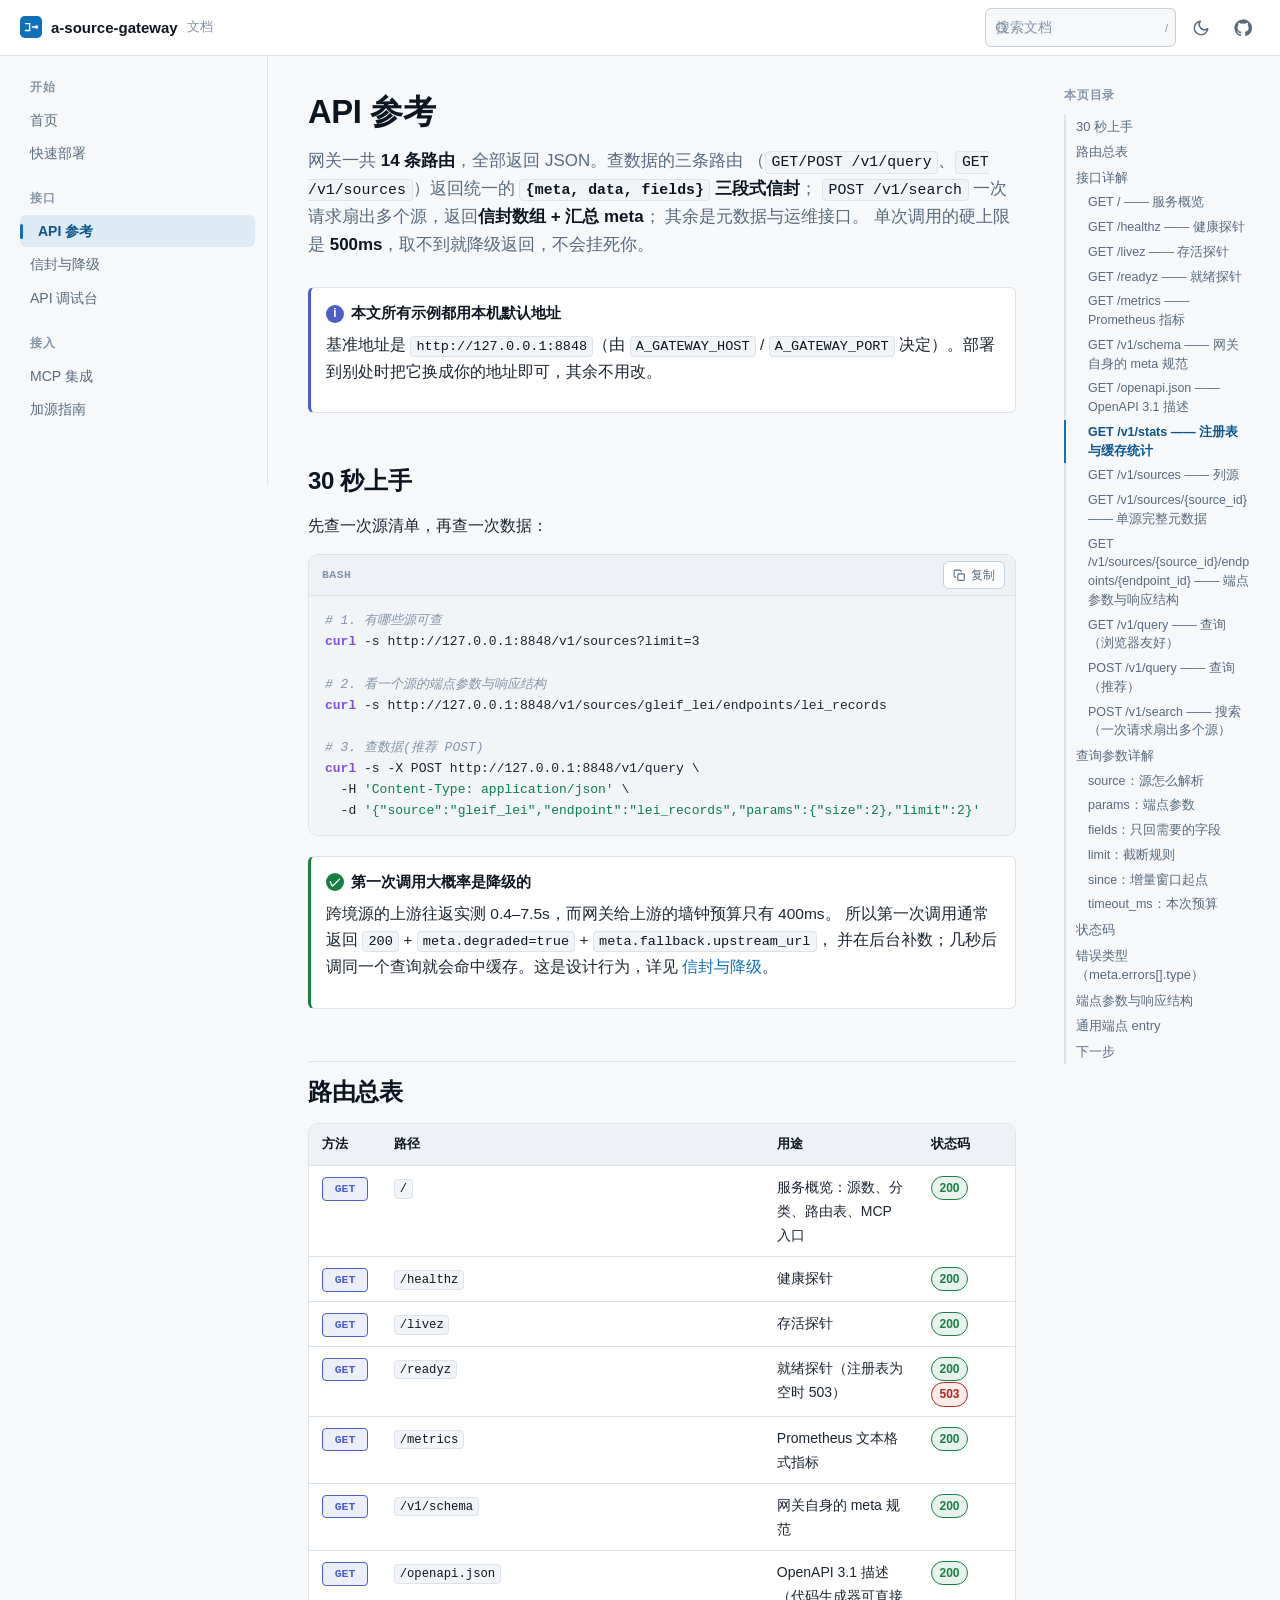
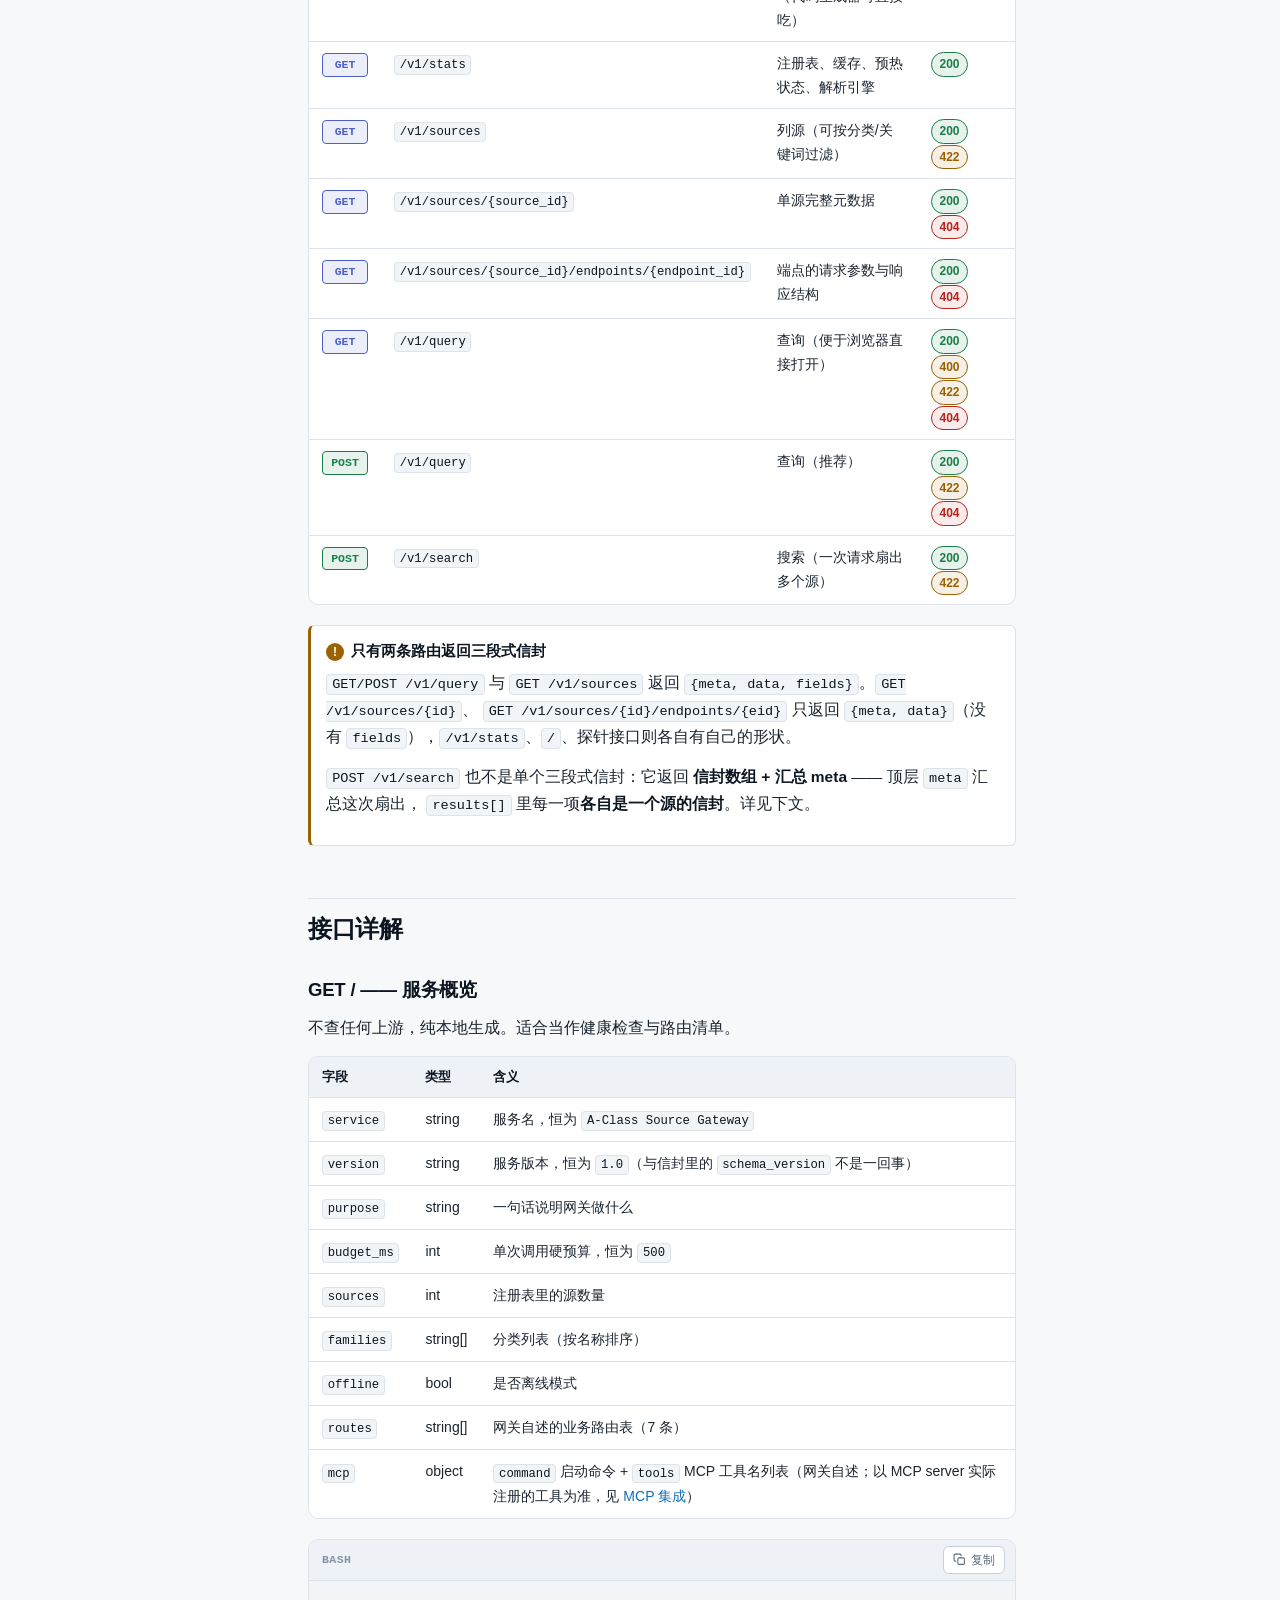
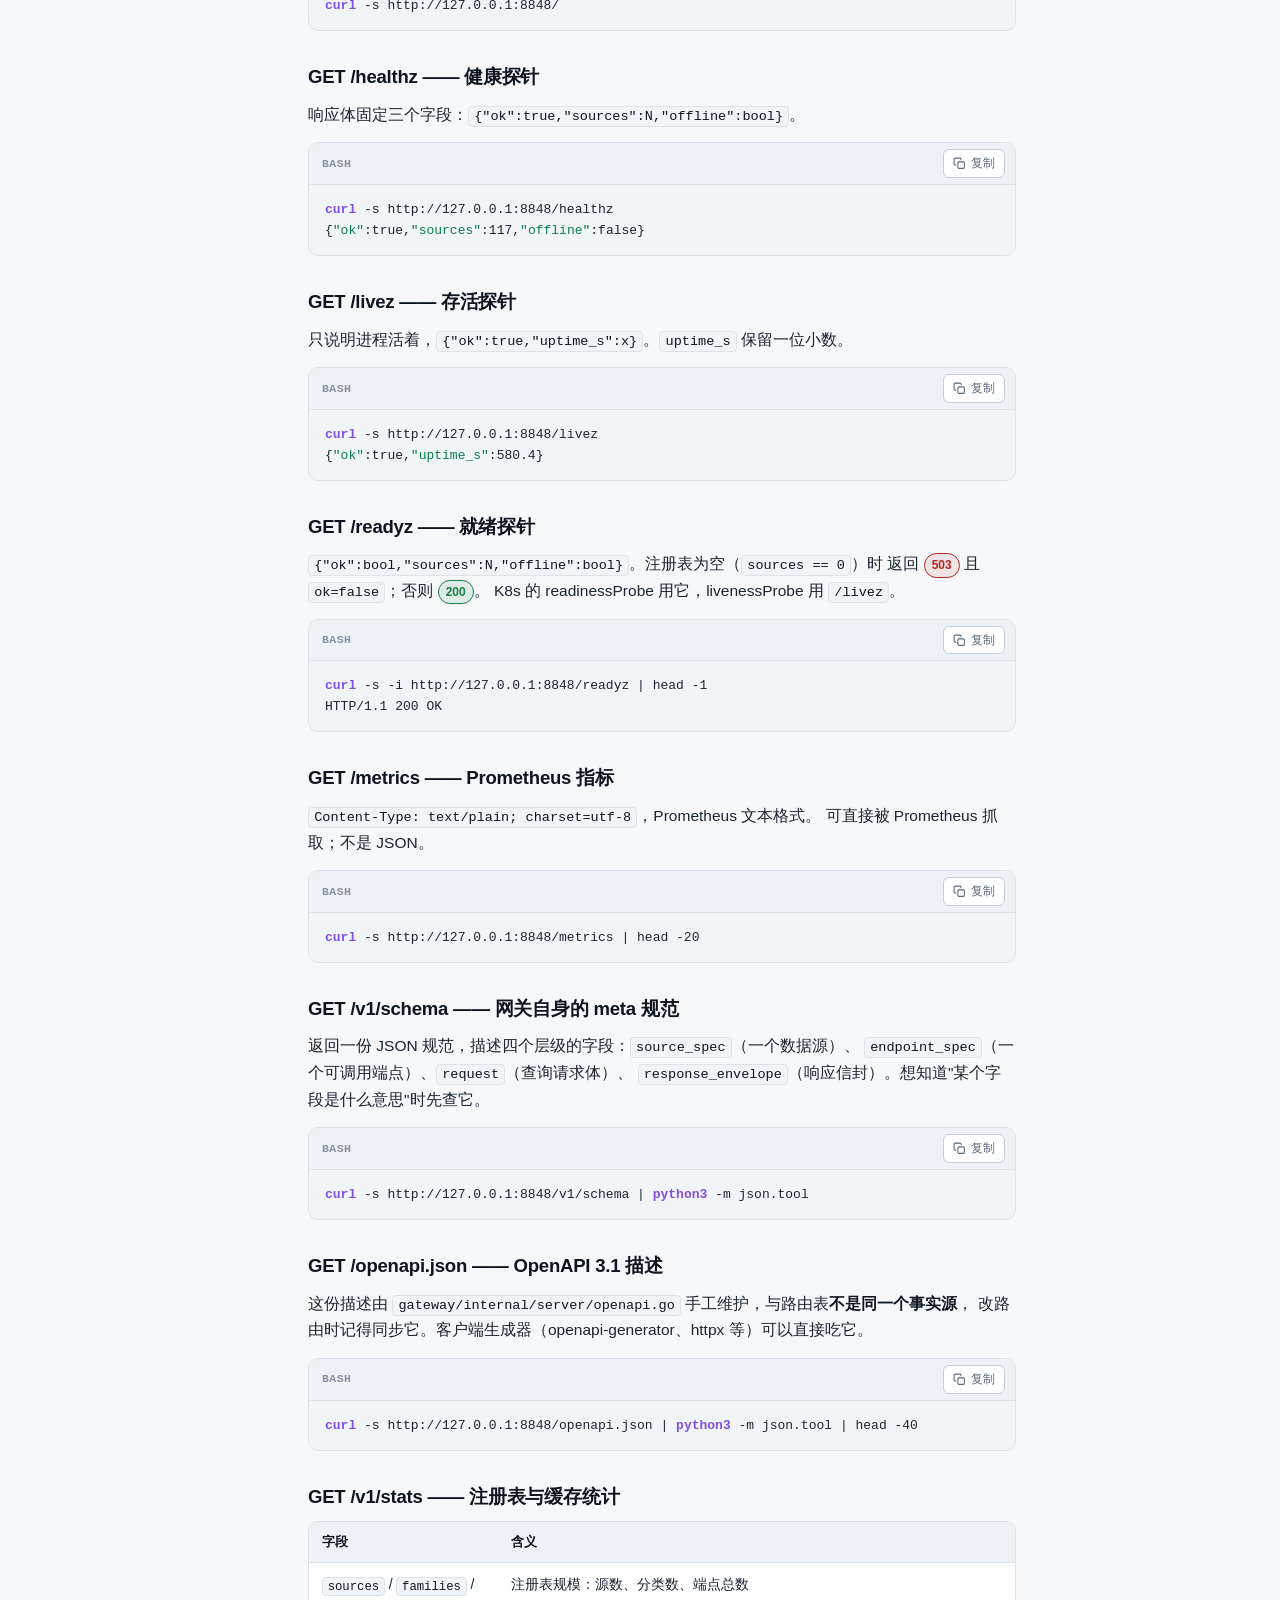
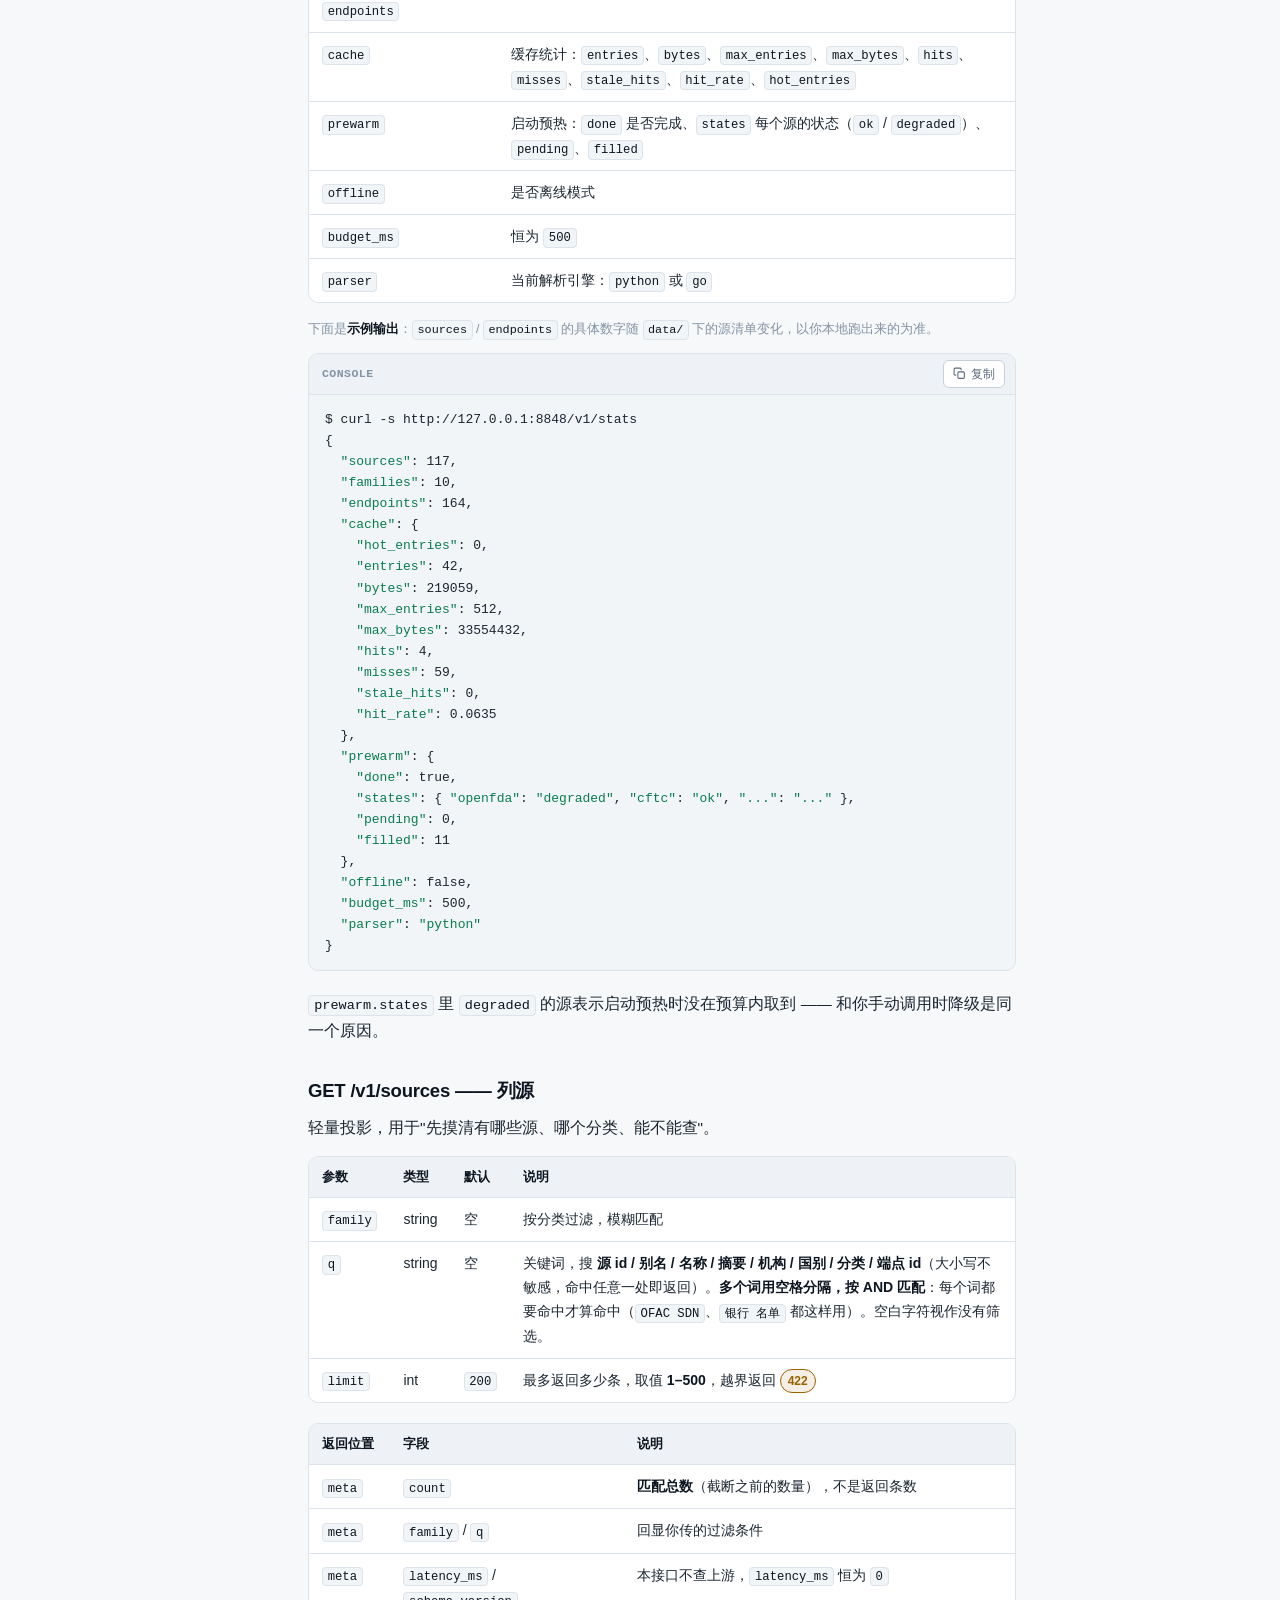
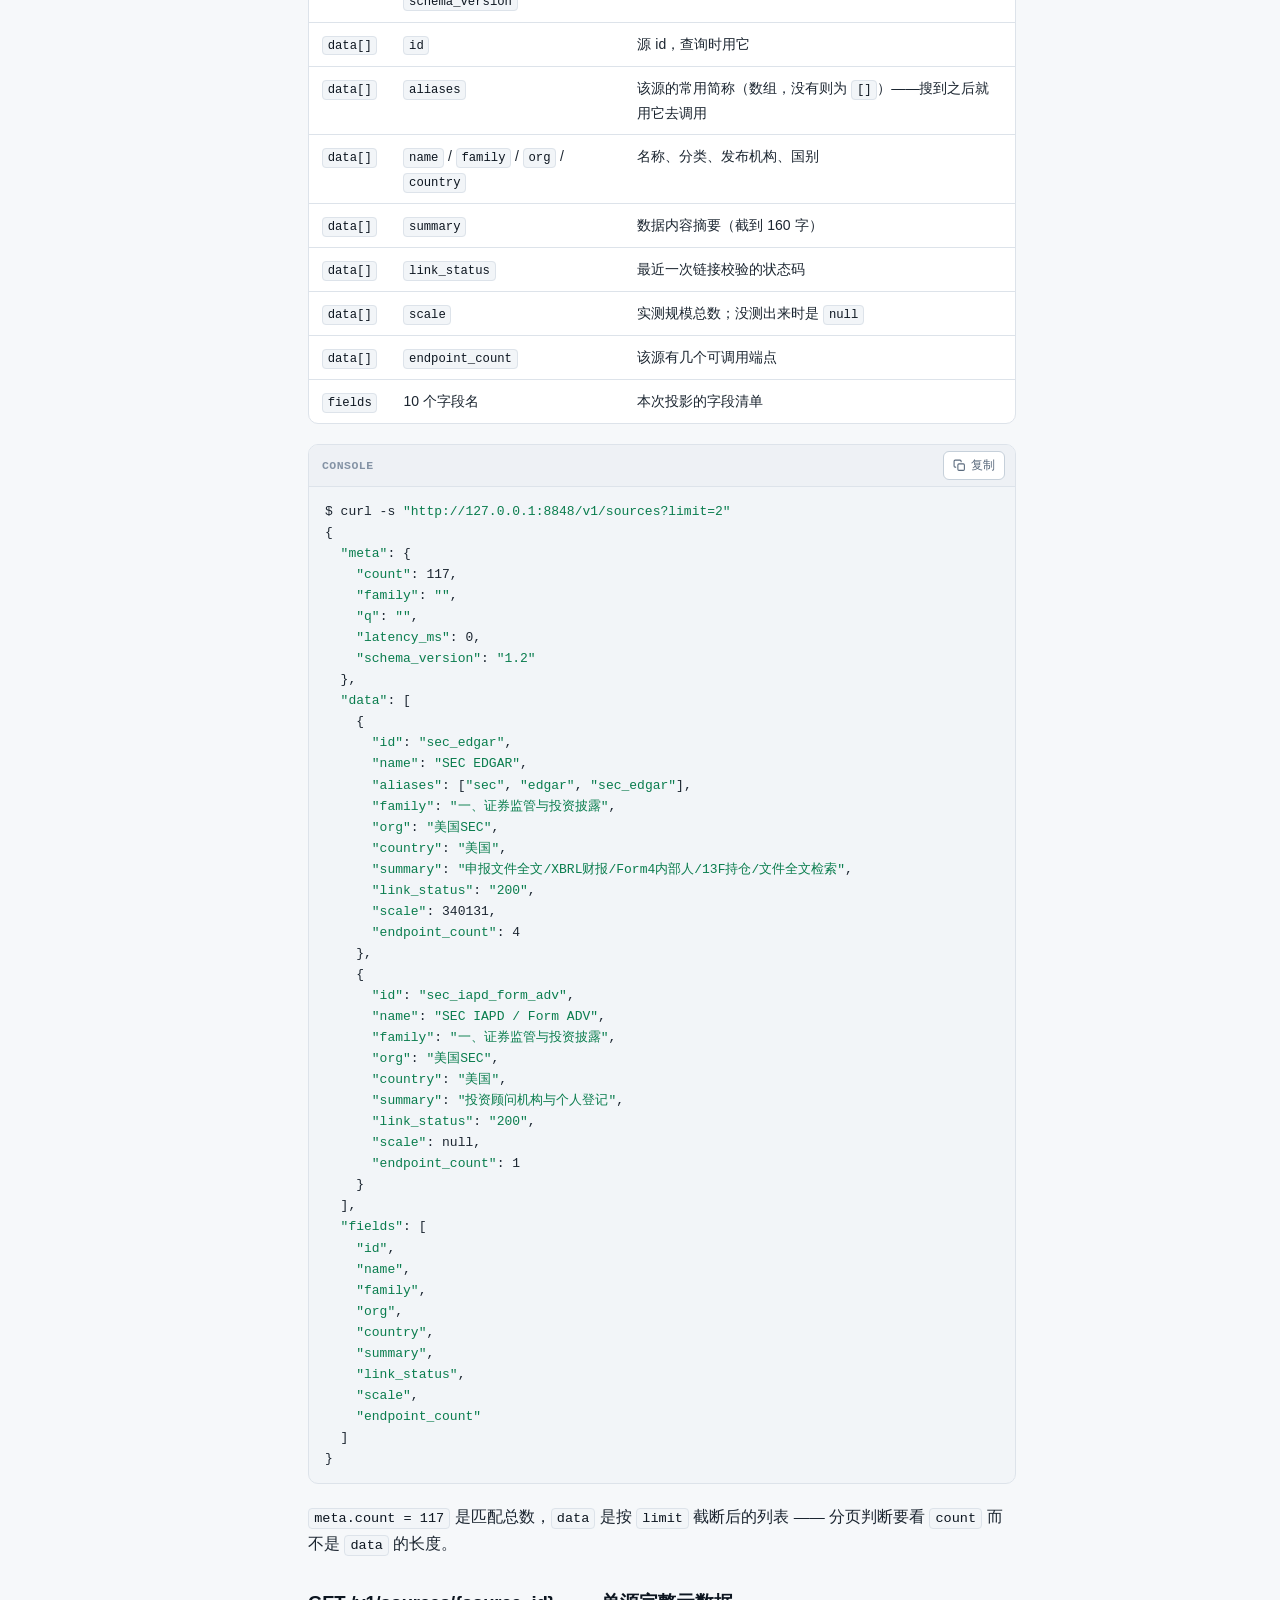
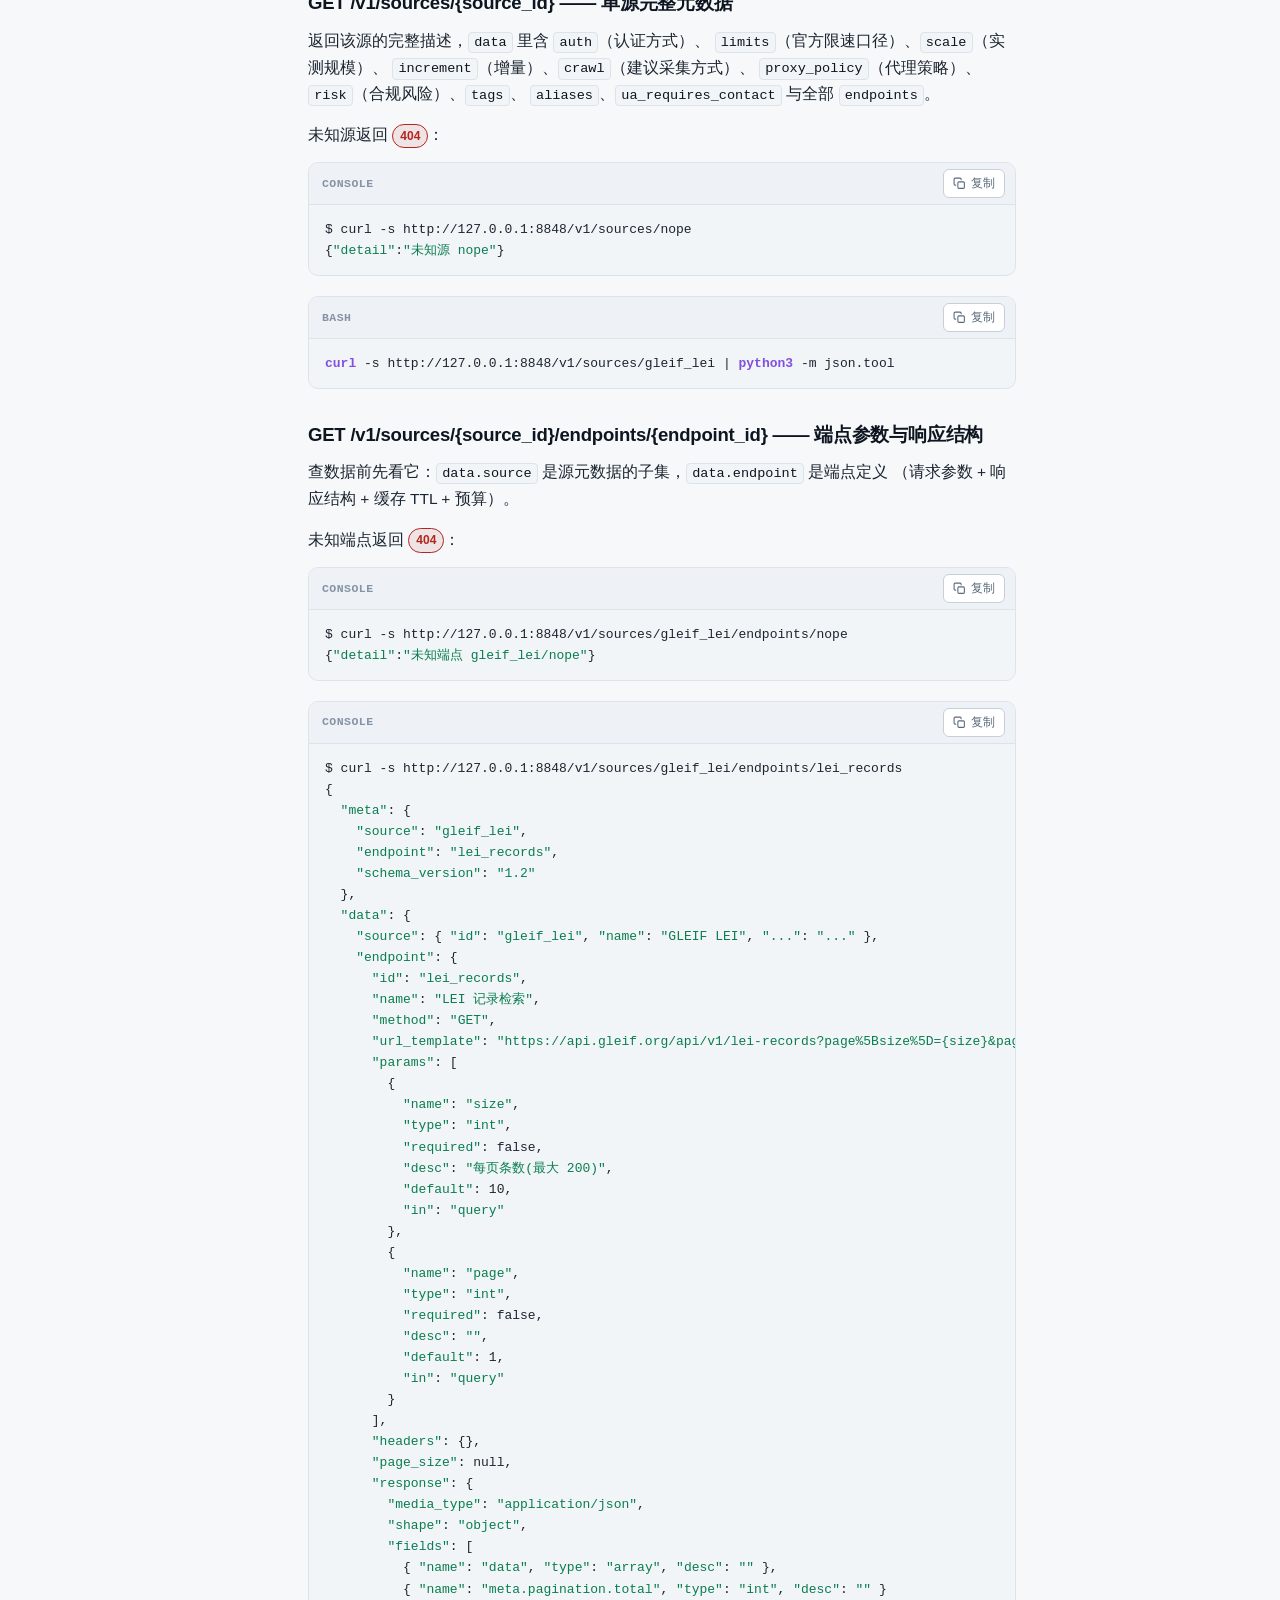
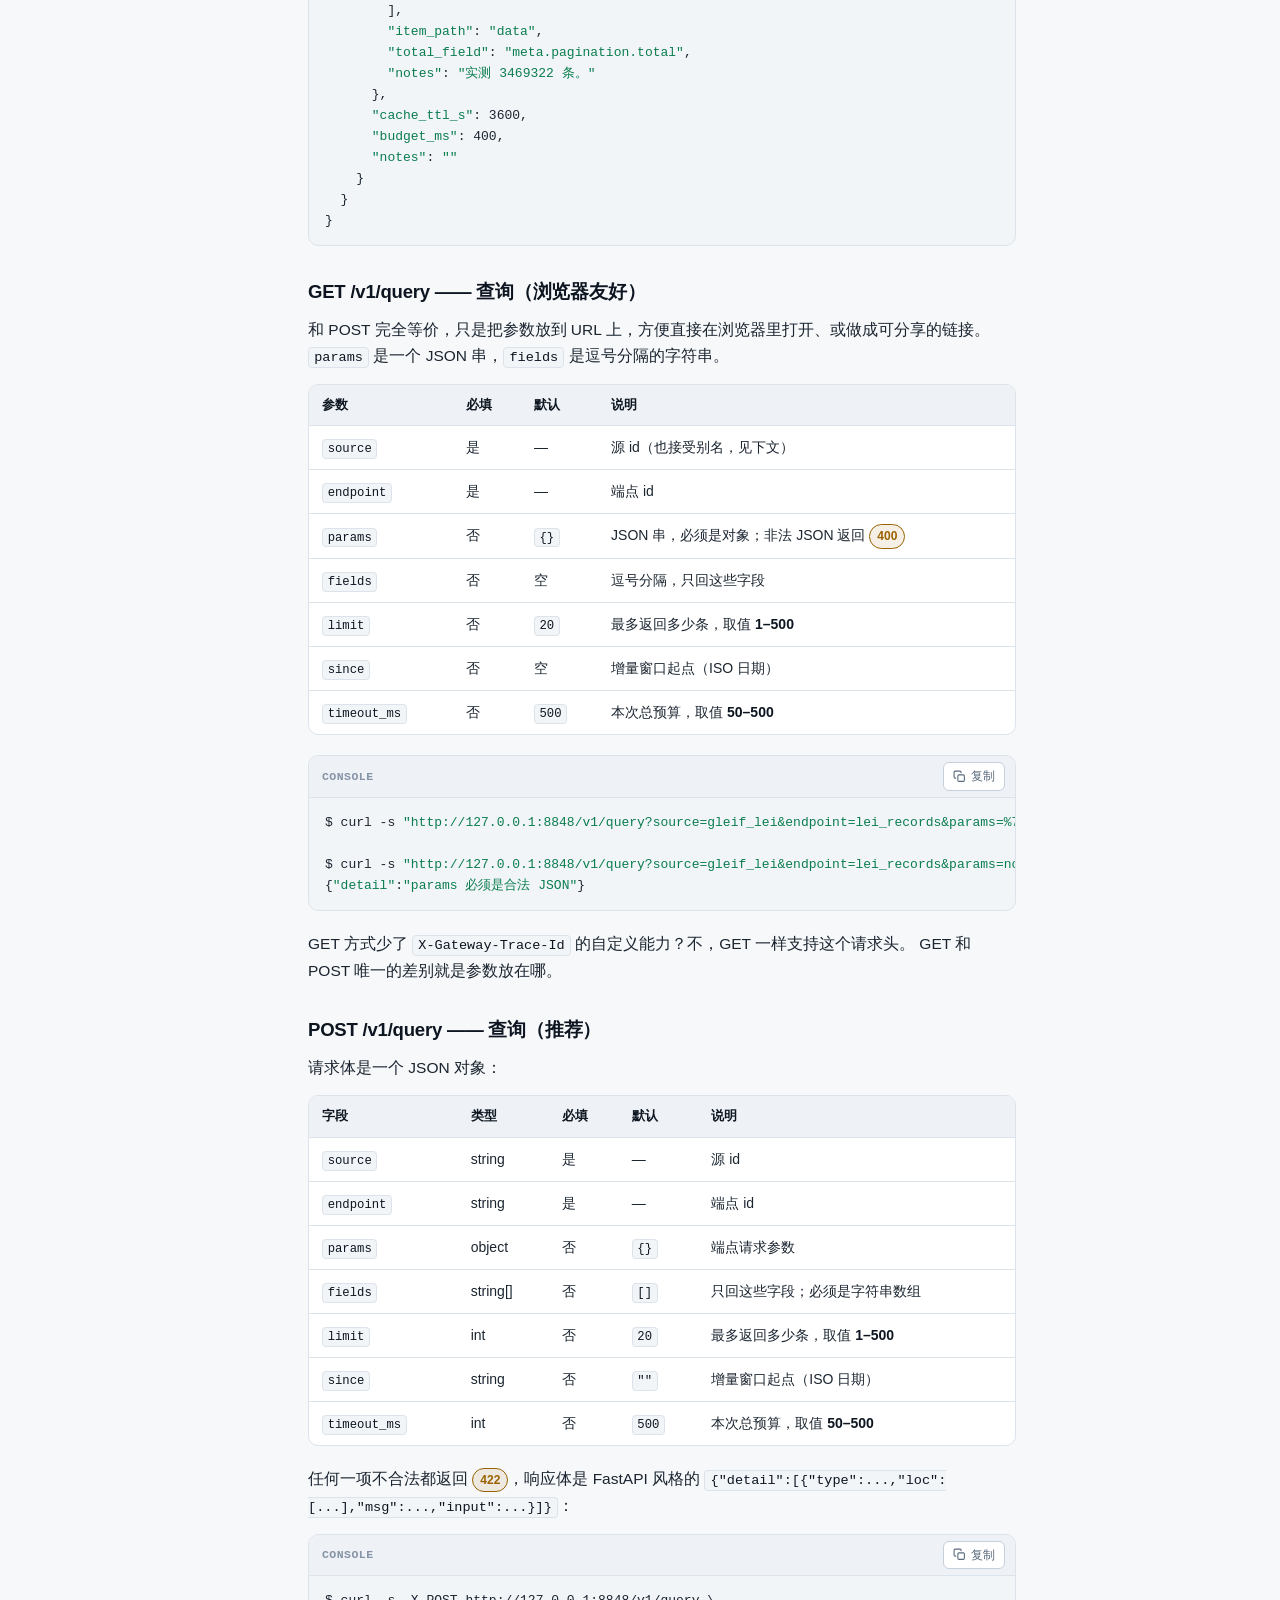
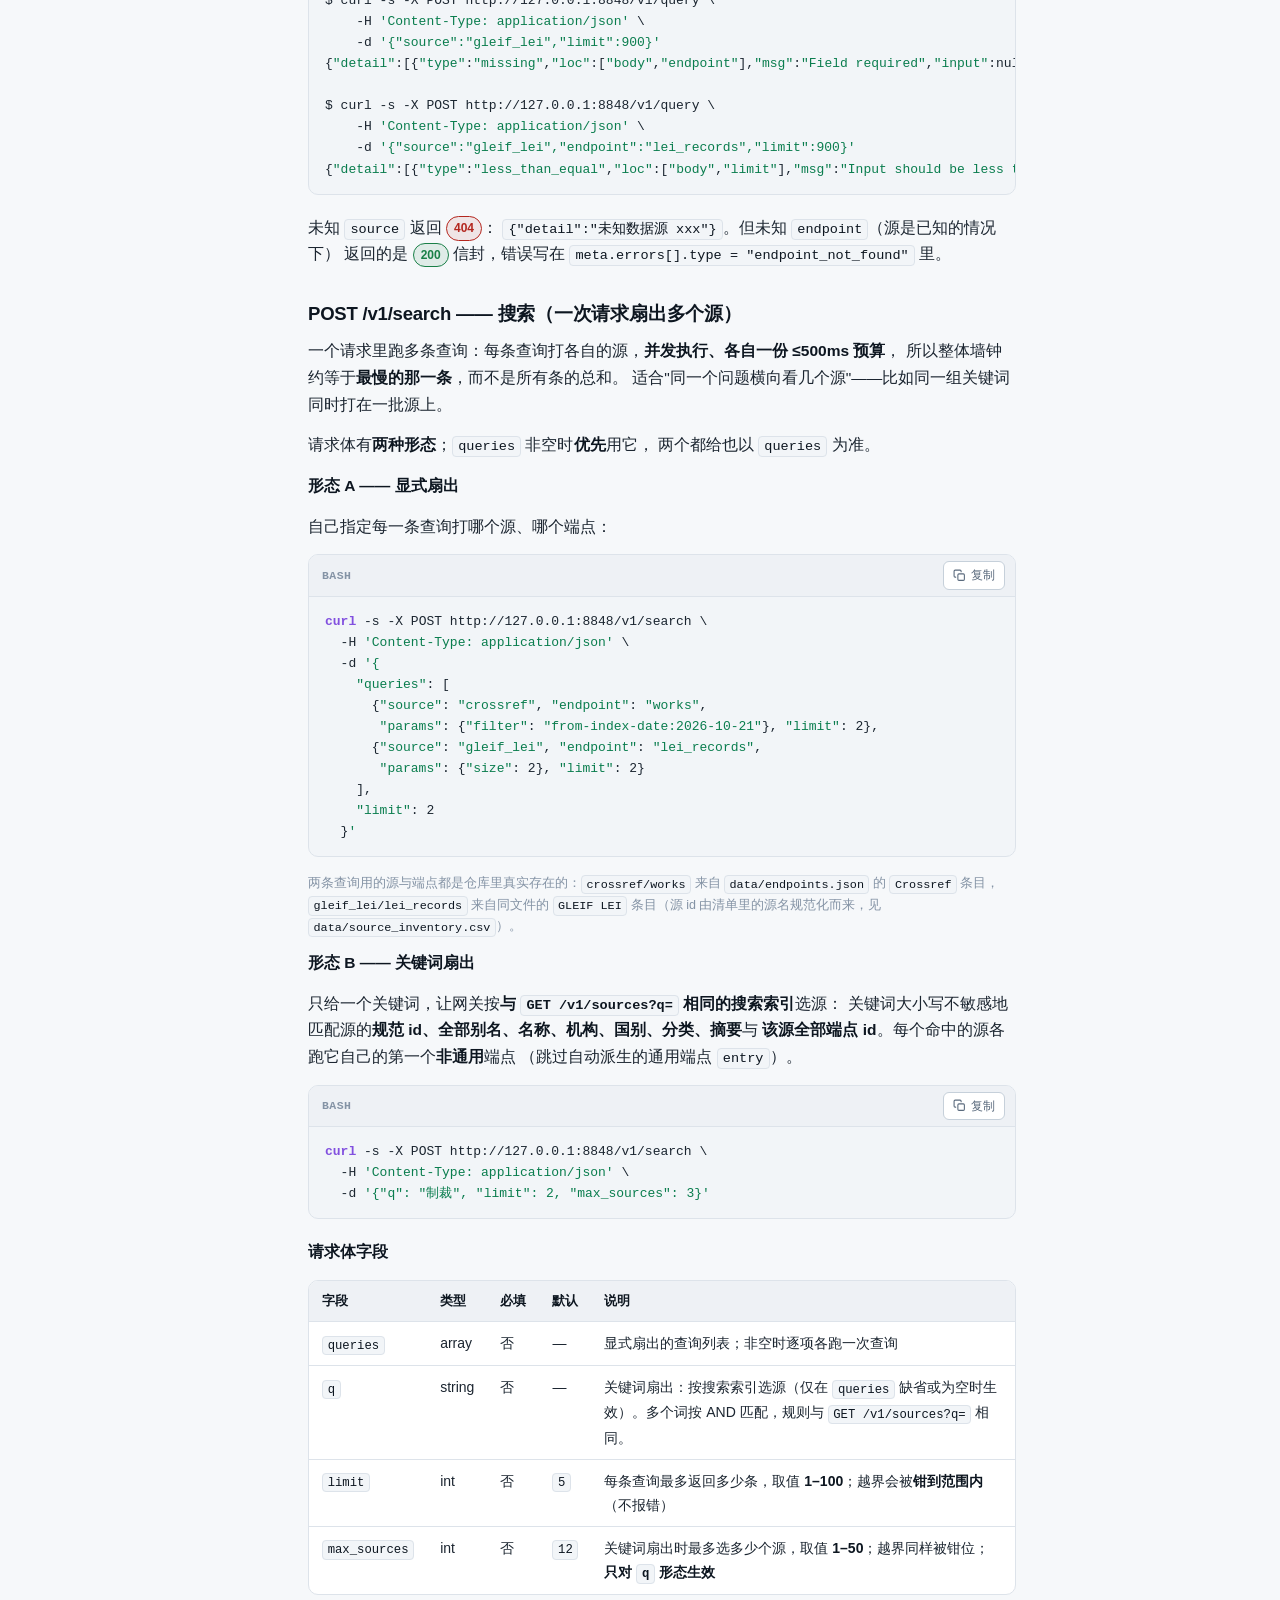
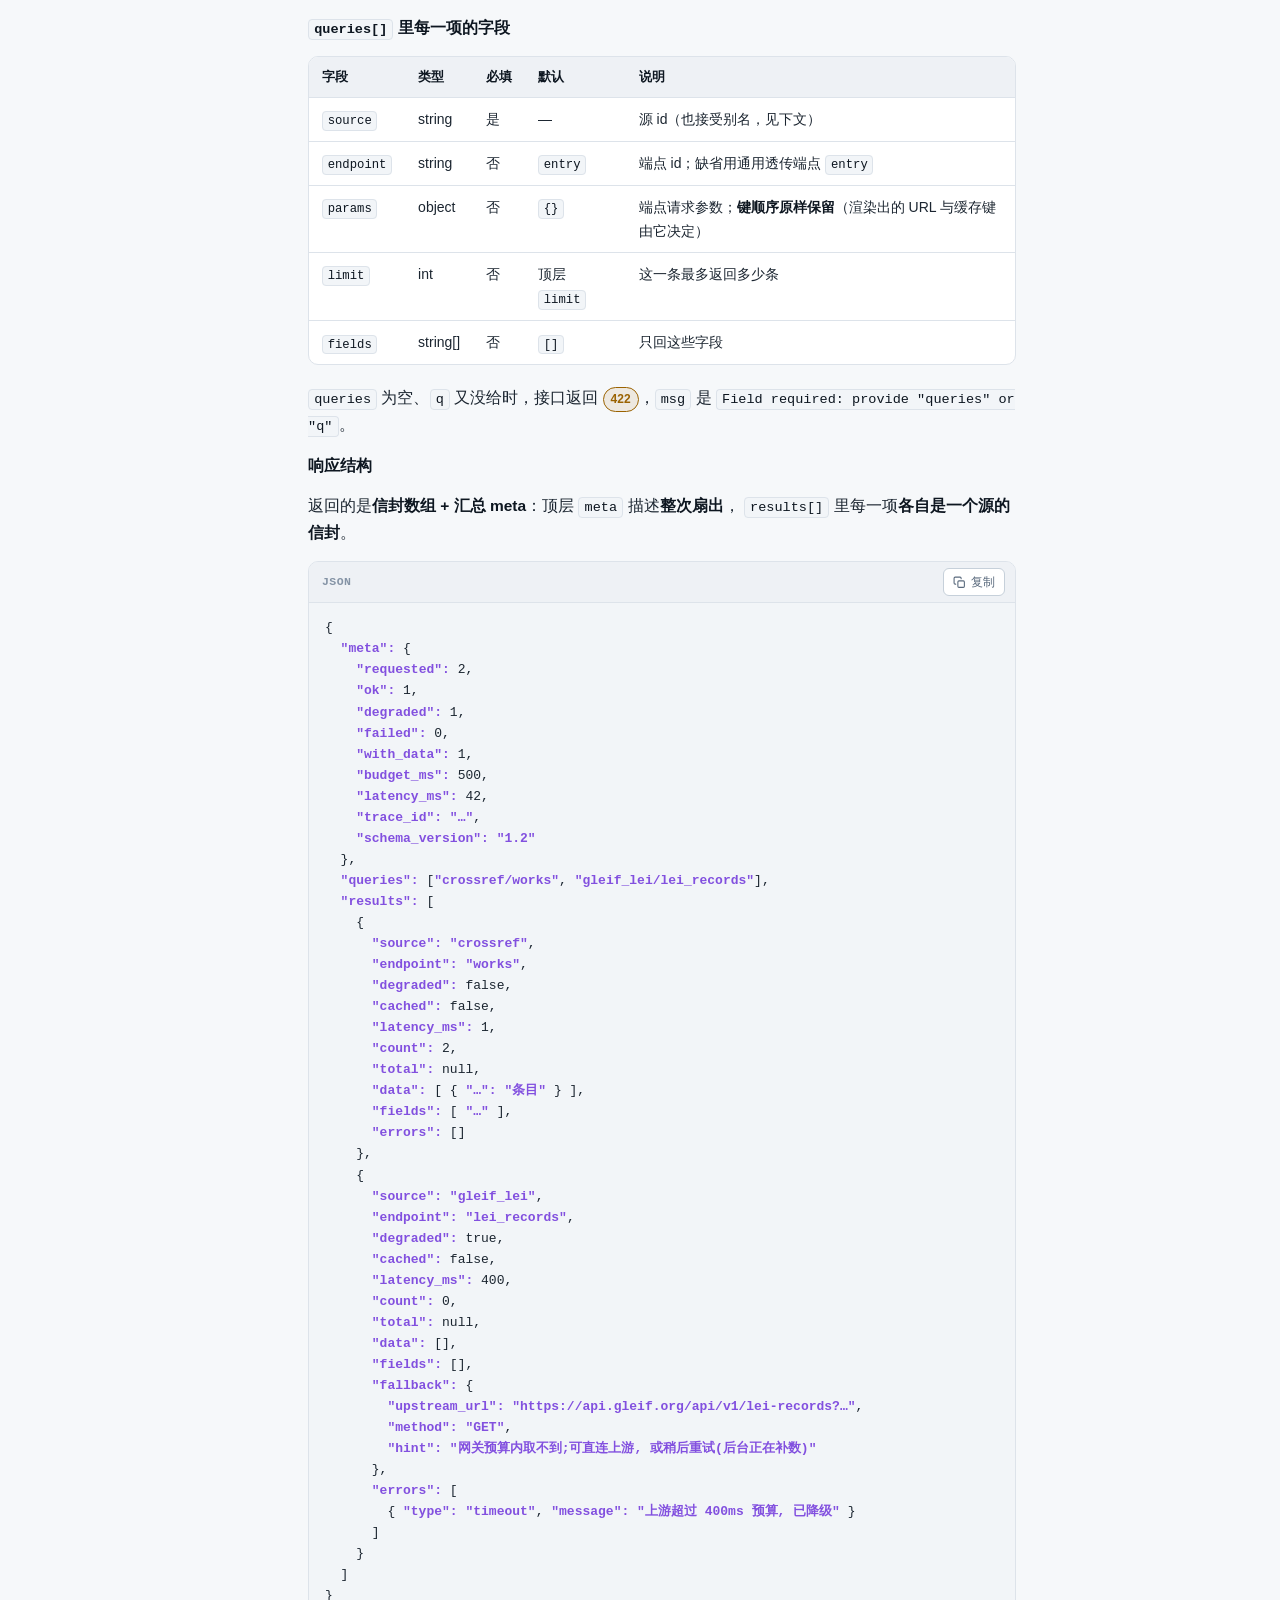
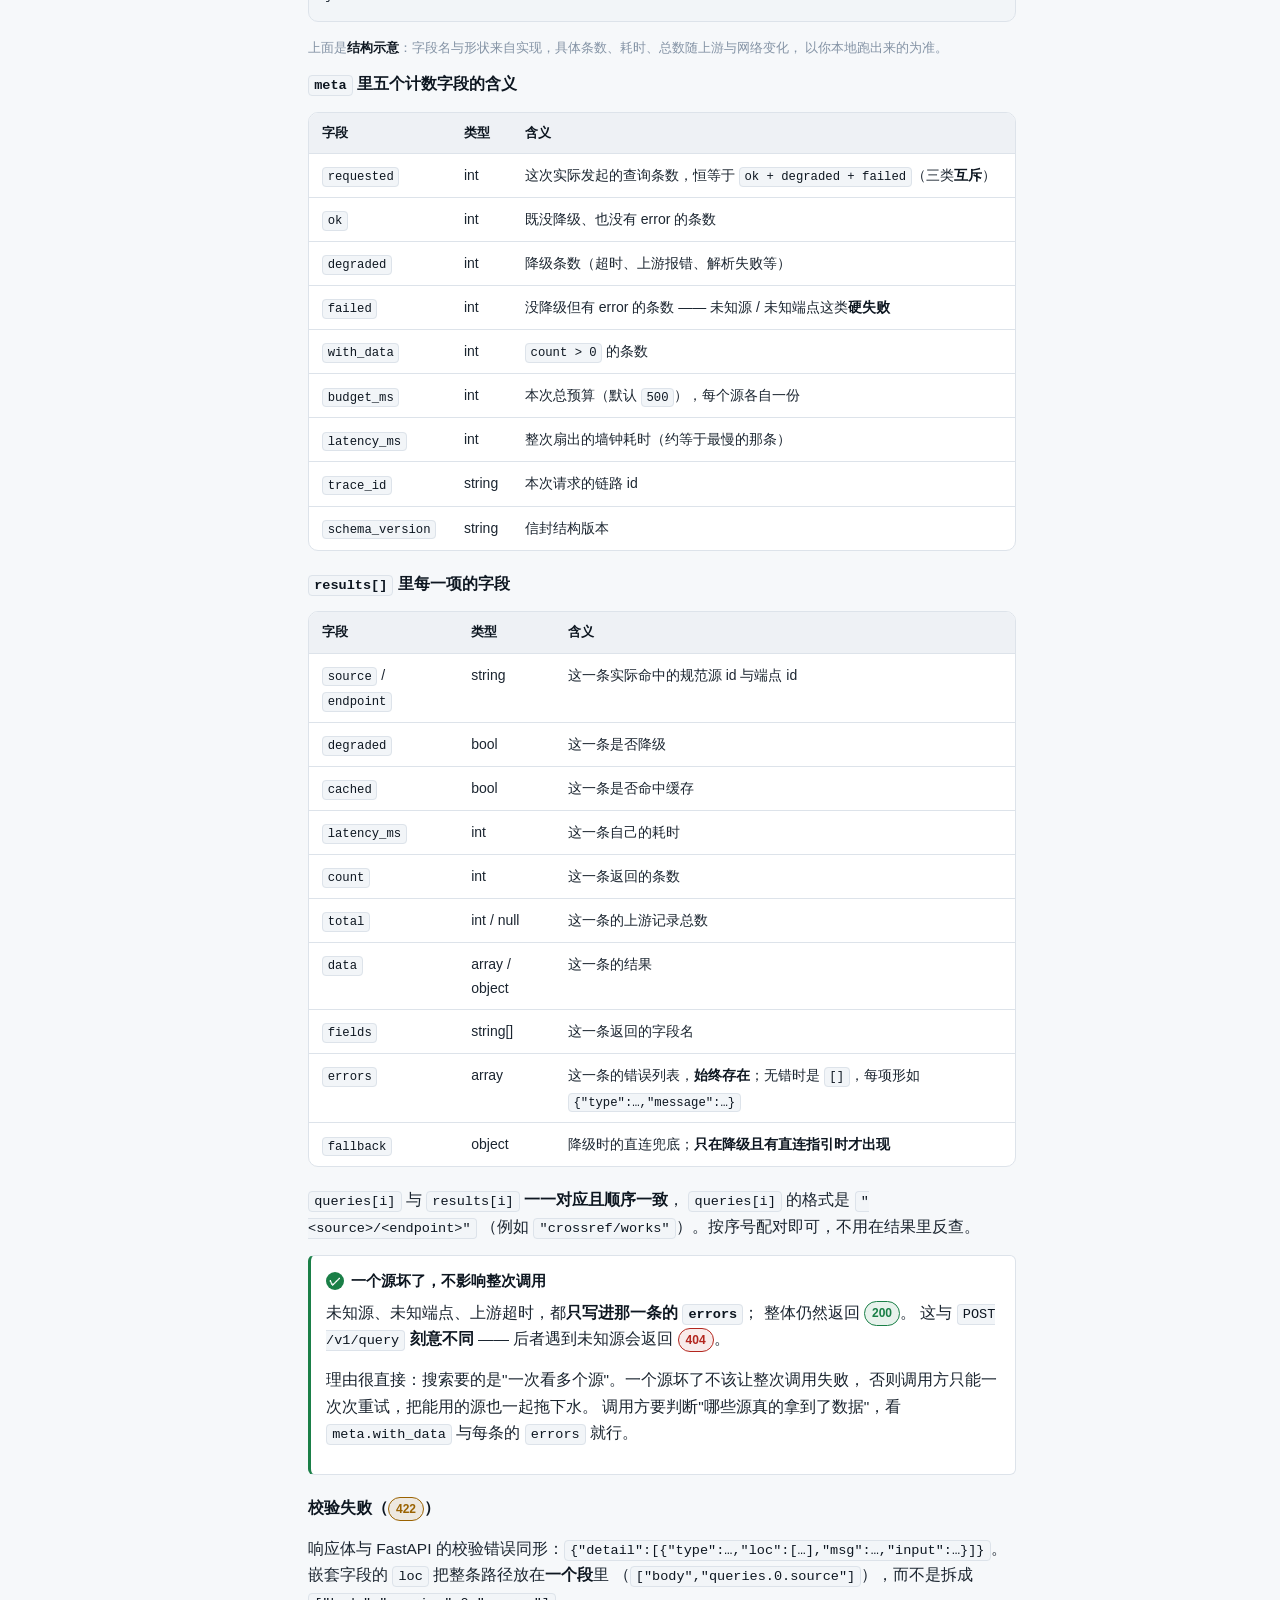
<file: site/api.html>
<!DOCTYPE html>
<html lang="zh-CN">
<head>
<meta charset="utf-8">
<meta name="viewport" content="width=device-width, initial-scale=1">
<title>API 参考 · a-source-gateway 文档</title>
<meta name="description" content="a-source-gateway 网关全部路由:请求参数、响应结构、状态码、错误码与可复制的 curl。查询接口统一返回 {meta,data,fields} 信封。">
<link rel="icon" href="assets/favicon.svg" type="image/svg+xml">
<link rel="stylesheet" href="assets/base.css">
</head>
<body>
<a class="skip-link" href="#main">跳到正文</a>

<header class="topbar">
  <button class="icon-btn nav-toggle" id="nav-toggle" type="button" aria-label="打开目录" aria-expanded="false">
    <svg viewBox="0 0 24 24" fill="none" stroke="currentColor" stroke-width="2" stroke-linecap="round" aria-hidden="true">
      <path d="M3 6h18M3 12h18M3 18h18"/>
    </svg>
  </button>
  <a class="brand" href="index.html">
    <svg width="22" height="22" viewBox="0 0 32 32" aria-hidden="true">
      <rect width="32" height="32" rx="7" fill="#0f6fb8"/>
      <g fill="none" stroke="#ffffff" stroke-width="2" stroke-linecap="round">
        <path d="M8 11h6M8 21h6M18 16h6"/><path d="M14 11v10"/>
      </g>
      <circle cx="24" cy="16" r="2.6" fill="#ffffff"/>
    </svg>
    <span>a-source-gateway</span>
    <span class="brand-sub">文档</span>
  </a>
  <span class="topbar-spacer"></span>
  <div class="topbar-actions">
    <div class="search-wrap">
      <svg class="search-icon" viewBox="0 0 24 24" fill="none" stroke="currentColor" stroke-width="2" stroke-linecap="round" aria-hidden="true">
        <circle cx="11" cy="11" r="7"/><path d="M20 20l-3.5-3.5"/>
      </svg>
      <input class="search-input" id="search-input" type="search" placeholder="搜索文档" aria-label="搜索文档" autocomplete="off">
      <span class="search-kbd">/</span>
      <div class="search-results" id="search-results" hidden></div>
    </div>
    <button class="icon-btn" id="theme-toggle" type="button" aria-label="切换主题"></button>
    <a class="icon-btn" href="https://github.com/hamr-hub/a-source-gateway" aria-label="GitHub 仓库" title="GitHub 仓库">
      <svg viewBox="0 0 24 24" fill="currentColor" aria-hidden="true">
        <path d="M12 .5a11.5 11.5 0 00-3.64 22.41c.58.1.79-.25.79-.56v-2.2c-3.2.7-3.88-1.38-3.88-1.38-.53-1.34-1.29-1.7-1.29-1.7-1.06-.72.08-.71.08-.71 1.17.08 1.78 1.2 1.78 1.2 1.04 1.79 2.73 1.27 3.4.97.1-.76.41-1.27.74-1.56-2.56-.29-5.25-1.28-5.25-5.7 0-1.26.45-2.29 1.19-3.1-.12-.29-.52-1.46.11-3.05 0 0 .97-.31 3.18 1.18a11 11 0 015.79 0c2.2-1.49 3.17-1.18 3.17-1.18.63 1.59.23 2.76.12 3.05.74.81 1.18 1.84 1.18 3.1 0 4.43-2.69 5.4-5.26 5.69.41.36.78 1.06.78 2.14v3.17c0 .31.21.67.8.56A11.5 11.5 0 0024 12.5 11.5 11.5 0 0012 .5z"/>
      </svg>
    </a>
  </div>
</header>

<div class="layout">
  <aside class="sidebar" id="sidebar">
    <nav class="nav-group">
      <div class="nav-group-title">开始</div>
      <a class="nav-link" href="index.html">首页</a>
      <a class="nav-link" href="quickstart.html">快速部署</a>
    </nav>
    <nav class="nav-group">
      <div class="nav-group-title">接口</div>
      <a class="nav-link" href="api.html">API 参考</a>
      <a class="nav-link" href="envelope.html">信封与降级</a>
      <a class="nav-link" href="debug.html">API 调试台</a>
    </nav>
    <nav class="nav-group">
      <div class="nav-group-title">接入</div>
      <a class="nav-link" href="mcp.html">MCP 集成</a>
      <a class="nav-link" href="adding-source.html">加源指南</a>
    </nav>
  </aside>

  <main class="content" id="main">
    <div class="doc">

      <h1>API 参考</h1>
      <p class="lede">
        网关一共 <strong>14 条路由</strong>，全部返回 JSON。查数据的三条路由
        （<code>GET/POST /v1/query</code>、<code>GET /v1/sources</code>）返回统一的
        <strong><code>{meta, data, fields}</code> 三段式信封</strong>；
        <code>POST /v1/search</code> 一次请求扇出多个源，返回<strong>信封数组 + 汇总 meta</strong>；
        其余是元数据与运维接口。
        单次调用的硬上限是 <strong>500ms</strong>，取不到就降级返回，不会挂死你。
      </p>

      <div class="callout info">
        <div class="callout-title"><span class="callout-icon">i</span>本文所有示例都用本机默认地址</div>
        <div class="callout-body">
          <p>
            基准地址是 <code>http://127.0.0.1:8848</code>（由 <code>A_GATEWAY_HOST</code> /
            <code>A_GATEWAY_PORT</code> 决定）。部署到别处时把它换成你的地址即可，其余不用改。
          </p>
        </div>
      </div>

      <h2>30 秒上手</h2>
      <p>先查一次源清单，再查一次数据：</p>

      <div class="code-block">
        <div class="code-head"><span class="code-lang">bash</span></div>
        <pre><code># 1. 有哪些源可查
curl -s http://127.0.0.1:8848/v1/sources?limit=3

# 2. 看一个源的端点参数与响应结构
curl -s http://127.0.0.1:8848/v1/sources/gleif_lei/endpoints/lei_records

# 3. 查数据(推荐 POST)
curl -s -X POST http://127.0.0.1:8848/v1/query \
  -H 'Content-Type: application/json' \
  -d '{"source":"gleif_lei","endpoint":"lei_records","params":{"size":2},"limit":2}'
</code></pre>
      </div>

      <div class="callout tip">
        <div class="callout-title"><span class="callout-icon">✓</span>第一次调用大概率是降级的</div>
        <div class="callout-body">
          <p>
            跨境源的上游往返实测 0.4–7.5s，而网关给上游的墙钟预算只有 400ms。
            所以第一次调用通常返回 <code>200</code> + <code>meta.degraded=true</code> + <code>meta.fallback.upstream_url</code>，
            并在后台补数；几秒后调同一个查询就会命中缓存。这是设计行为，详见
            <a href="envelope.html">信封与降级</a>。
          </p>
        </div>
      </div>

      <h2>路由总表</h2>
      <div class="table-wrap">
        <table>
          <thead>
            <tr><th>方法</th><th>路径</th><th>用途</th><th>状态码</th></tr>
          </thead>
          <tbody>
            <tr><td><span class="method get">GET</span></td><td><code>/</code></td><td>服务概览：源数、分类、路由表、MCP 入口</td><td><span class="badge ok">200</span></td></tr>
            <tr><td><span class="method get">GET</span></td><td><code>/healthz</code></td><td>健康探针</td><td><span class="badge ok">200</span></td></tr>
            <tr><td><span class="method get">GET</span></td><td><code>/livez</code></td><td>存活探针</td><td><span class="badge ok">200</span></td></tr>
            <tr><td><span class="method get">GET</span></td><td><code>/readyz</code></td><td>就绪探针（注册表为空时 503）</td><td><span class="badge ok">200</span> <span class="badge danger">503</span></td></tr>
            <tr><td><span class="method get">GET</span></td><td><code>/metrics</code></td><td>Prometheus 文本格式指标</td><td><span class="badge ok">200</span></td></tr>
            <tr><td><span class="method get">GET</span></td><td><code>/v1/schema</code></td><td>网关自身的 meta 规范</td><td><span class="badge ok">200</span></td></tr>
            <tr><td><span class="method get">GET</span></td><td><code>/openapi.json</code></td><td>OpenAPI 3.1 描述（代码生成器可直接吃）</td><td><span class="badge ok">200</span></td></tr>
            <tr><td><span class="method get">GET</span></td><td><code>/v1/stats</code></td><td>注册表、缓存、预热状态、解析引擎</td><td><span class="badge ok">200</span></td></tr>
            <tr><td><span class="method get">GET</span></td><td><code>/v1/sources</code></td><td>列源（可按分类/关键词过滤）</td><td><span class="badge ok">200</span> <span class="badge warn">422</span></td></tr>
            <tr><td><span class="method get">GET</span></td><td><code>/v1/sources/{source_id}</code></td><td>单源完整元数据</td><td><span class="badge ok">200</span> <span class="badge danger">404</span></td></tr>
            <tr><td><span class="method get">GET</span></td><td><code>/v1/sources/{source_id}/endpoints/{endpoint_id}</code></td><td>端点的请求参数与响应结构</td><td><span class="badge ok">200</span> <span class="badge danger">404</span></td></tr>
            <tr><td><span class="method get">GET</span></td><td><code>/v1/query</code></td><td>查询（便于浏览器直接打开）</td><td><span class="badge ok">200</span> <span class="badge warn">400</span> <span class="badge warn">422</span> <span class="badge danger">404</span></td></tr>
            <tr><td><span class="method post">POST</span></td><td><code>/v1/query</code></td><td>查询（推荐）</td><td><span class="badge ok">200</span> <span class="badge warn">422</span> <span class="badge danger">404</span></td></tr>
            <tr><td><span class="method post">POST</span></td><td><code>/v1/search</code></td><td>搜索（一次请求扇出多个源）</td><td><span class="badge ok">200</span> <span class="badge warn">422</span></td></tr>
          </tbody>
        </table>
      </div>

      <div class="callout warn">
        <div class="callout-title"><span class="callout-icon">!</span>只有两条路由返回三段式信封</div>
        <div class="callout-body">
          <p>
            <code>GET/POST /v1/query</code> 与 <code>GET /v1/sources</code> 返回
            <code>{meta, data, fields}</code>。<code>GET /v1/sources/{id}</code>、
            <code>GET /v1/sources/{id}/endpoints/{eid}</code> 只返回 <code>{meta, data}</code>（没有
            <code>fields</code>），<code>/v1/stats</code>、<code>/</code>、探针接口则各自有自己的形状。
          </p>
          <p>
            <code>POST /v1/search</code> 也不是单个三段式信封：它返回
            <strong>信封数组 + 汇总 meta</strong> —— 顶层 <code>meta</code> 汇总这次扇出，
            <code>results[]</code> 里每一项<strong>各自是一个源的信封</strong>。详见下文。
          </p>
        </div>
      </div>

      <h2>接口详解</h2>

      <h3>GET / —— 服务概览</h3>
      <p>不查任何上游，纯本地生成。适合当作健康检查与路由清单。</p>
      <div class="table-wrap">
        <table>
          <thead><tr><th>字段</th><th>类型</th><th>含义</th></tr></thead>
          <tbody>
            <tr><td><code>service</code></td><td>string</td><td>服务名，恒为 <code>A-Class Source Gateway</code></td></tr>
            <tr><td><code>version</code></td><td>string</td><td>服务版本，恒为 <code>1.0</code>（与信封里的 <code>schema_version</code> 不是一回事）</td></tr>
            <tr><td><code>purpose</code></td><td>string</td><td>一句话说明网关做什么</td></tr>
            <tr><td><code>budget_ms</code></td><td>int</td><td>单次调用硬预算，恒为 <code>500</code></td></tr>
            <tr><td><code>sources</code></td><td>int</td><td>注册表里的源数量</td></tr>
            <tr><td><code>families</code></td><td>string[]</td><td>分类列表（按名称排序）</td></tr>
            <tr><td><code>offline</code></td><td>bool</td><td>是否离线模式</td></tr>
            <tr><td><code>routes</code></td><td>string[]</td><td>网关自述的业务路由表（7 条）</td></tr>
            <tr><td><code>mcp</code></td><td>object</td><td><code>command</code> 启动命令 + <code>tools</code> MCP 工具名列表（网关自述；以 MCP server 实际注册的工具为准，见 <a href="mcp.html">MCP 集成</a>）</td></tr>
          </tbody>
        </table>
      </div>
      <div class="code-block">
        <div class="code-head"><span class="code-lang">bash</span></div>
        <pre><code>curl -s http://127.0.0.1:8848/
</code></pre>
      </div>

      <h3>GET /healthz —— 健康探针</h3>
      <p>响应体固定三个字段：<code>{"ok":true,"sources":N,"offline":bool}</code>。</p>
      <div class="code-block">
        <div class="code-head"><span class="code-lang">bash</span></div>
        <pre><code>curl -s http://127.0.0.1:8848/healthz
{"ok":true,"sources":117,"offline":false}
</code></pre>
      </div>

      <h3>GET /livez —— 存活探针</h3>
      <p>只说明进程活着，<code>{"ok":true,"uptime_s":x}</code>。<code>uptime_s</code> 保留一位小数。</p>
      <div class="code-block">
        <div class="code-head"><span class="code-lang">bash</span></div>
        <pre><code>curl -s http://127.0.0.1:8848/livez
{"ok":true,"uptime_s":580.4}
</code></pre>
      </div>

      <h3>GET /readyz —— 就绪探针</h3>
      <p>
        <code>{"ok":bool,"sources":N,"offline":bool}</code>。注册表为空（<code>sources == 0</code>）时
        返回 <span class="badge danger">503</span> 且 <code>ok=false</code>；否则 <span class="badge ok">200</span>。
        K8s 的 readinessProbe 用它，livenessProbe 用 <code>/livez</code>。
      </p>
      <div class="code-block">
        <div class="code-head"><span class="code-lang">bash</span></div>
        <pre><code>curl -s -i http://127.0.0.1:8848/readyz | head -1
HTTP/1.1 200 OK
</code></pre>
      </div>

      <h3>GET /metrics —— Prometheus 指标</h3>
      <p>
        <code>Content-Type: text/plain; charset=utf-8</code>，Prometheus 文本格式。
        可直接被 Prometheus 抓取；不是 JSON。
      </p>
      <div class="code-block">
        <div class="code-head"><span class="code-lang">bash</span></div>
        <pre><code>curl -s http://127.0.0.1:8848/metrics | head -20
</code></pre>
      </div>

      <h3>GET /v1/schema —— 网关自身的 meta 规范</h3>
      <p>
        返回一份 JSON 规范，描述四个层级的字段：<code>source_spec</code>（一个数据源）、
        <code>endpoint_spec</code>（一个可调用端点）、<code>request</code>（查询请求体）、
        <code>response_envelope</code>（响应信封）。想知道"某个字段是什么意思"时先查它。
      </p>
      <div class="code-block">
        <div class="code-head"><span class="code-lang">bash</span></div>
        <pre><code>curl -s http://127.0.0.1:8848/v1/schema | python3 -m json.tool
</code></pre>
      </div>

      <h3>GET /openapi.json —— OpenAPI 3.1 描述</h3>
      <p>
        这份描述由 <code>gateway/internal/server/openapi.go</code> 手工维护，与路由表<strong>不是同一个事实源</strong>，
        改路由时记得同步它。客户端生成器（openapi-generator、httpx 等）可以直接吃它。
      </p>
      <div class="code-block">
        <div class="code-head"><span class="code-lang">bash</span></div>
        <pre><code>curl -s http://127.0.0.1:8848/openapi.json | python3 -m json.tool | head -40
</code></pre>
      </div>

      <h3>GET /v1/stats —— 注册表与缓存统计</h3>
      <div class="table-wrap">
        <table>
          <thead><tr><th>字段</th><th>含义</th></tr></thead>
          <tbody>
            <tr><td><code>sources</code> / <code>families</code> / <code>endpoints</code></td><td>注册表规模：源数、分类数、端点总数</td></tr>
            <tr><td><code>cache</code></td><td>缓存统计：<code>entries</code>、<code>bytes</code>、<code>max_entries</code>、<code>max_bytes</code>、<code>hits</code>、<code>misses</code>、<code>stale_hits</code>、<code>hit_rate</code>、<code>hot_entries</code></td></tr>
            <tr><td><code>prewarm</code></td><td>启动预热：<code>done</code> 是否完成、<code>states</code> 每个源的状态（<code>ok</code> / <code>degraded</code>）、<code>pending</code>、<code>filled</code></td></tr>
            <tr><td><code>offline</code></td><td>是否离线模式</td></tr>
            <tr><td><code>budget_ms</code></td><td>恒为 <code>500</code></td></tr>
            <tr><td><code>parser</code></td><td>当前解析引擎：<code>python</code> 或 <code>go</code></td></tr>
          </tbody>
        </table>
      </div>
      <p class="inline-hint">下面是<strong>示例输出</strong>：<code>sources</code> / <code>endpoints</code>
      的具体数字随 <code>data/</code> 下的源清单变化，以你本地跑出来的为准。</p>
      <div class="code-block">
        <div class="code-head"><span class="code-lang">console</span></div>
        <pre><code>$ curl -s http://127.0.0.1:8848/v1/stats
{
  "sources": 117,
  "families": 10,
  "endpoints": 164,
  "cache": {
    "hot_entries": 0,
    "entries": 42,
    "bytes": 219059,
    "max_entries": 512,
    "max_bytes": 33554432,
    "hits": 4,
    "misses": 59,
    "stale_hits": 0,
    "hit_rate": 0.0635
  },
  "prewarm": {
    "done": true,
    "states": { "openfda": "degraded", "cftc": "ok", "...": "..." },
    "pending": 0,
    "filled": 11
  },
  "offline": false,
  "budget_ms": 500,
  "parser": "python"
}
</code></pre>
      </div>
      <p><code>prewarm.states</code> 里 <code>degraded</code> 的源表示启动预热时没在预算内取到 —— 和你手动调用时降级是同一个原因。</p>

      <h3>GET /v1/sources —— 列源</h3>
      <p>轻量投影，用于"先摸清有哪些源、哪个分类、能不能查"。</p>
      <div class="table-wrap">
        <table>
          <thead><tr><th>参数</th><th>类型</th><th>默认</th><th>说明</th></tr></thead>
          <tbody>
            <tr><td><code>family</code></td><td>string</td><td>空</td><td>按分类过滤，模糊匹配</td></tr>
            <tr><td><code>q</code></td><td>string</td><td>空</td><td>关键词，搜 <strong>源 id / 别名 / 名称 / 摘要 / 机构 / 国别 / 分类 / 端点 id</strong>（大小写不敏感，命中任意一处即返回）。<strong>多个词用空格分隔，按 AND 匹配</strong>：每个词都要命中才算命中（<code>OFAC SDN</code>、<code>银行 名单</code> 都这样用）。空白字符视作没有筛选。</td></tr>
            <tr><td><code>limit</code></td><td>int</td><td><code>200</code></td><td>最多返回多少条，取值 <strong>1–500</strong>，越界返回 <span class="badge warn">422</span></td></tr>
          </tbody>
        </table>
      </div>
      <div class="table-wrap">
        <table>
          <thead><tr><th>返回位置</th><th>字段</th><th>说明</th></tr></thead>
          <tbody>
            <tr><td><code>meta</code></td><td><code>count</code></td><td><strong>匹配总数</strong>（截断之前的数量），不是返回条数</td></tr>
            <tr><td><code>meta</code></td><td><code>family</code> / <code>q</code></td><td>回显你传的过滤条件</td></tr>
            <tr><td><code>meta</code></td><td><code>latency_ms</code> / <code>schema_version</code></td><td>本接口不查上游，<code>latency_ms</code> 恒为 <code>0</code></td></tr>
            <tr><td><code>data[]</code></td><td><code>id</code></td><td>源 id，查询时用它</td></tr>
            <tr><td><code>data[]</code></td><td><code>aliases</code></td><td>该源的常用简称（数组，没有则为 <code>[]</code>）——搜到之后就用它去调用</td></tr>
            <tr><td><code>data[]</code></td><td><code>name</code> / <code>family</code> / <code>org</code> / <code>country</code></td><td>名称、分类、发布机构、国别</td></tr>
            <tr><td><code>data[]</code></td><td><code>summary</code></td><td>数据内容摘要（截到 160 字）</td></tr>
            <tr><td><code>data[]</code></td><td><code>link_status</code></td><td>最近一次链接校验的状态码</td></tr>
            <tr><td><code>data[]</code></td><td><code>scale</code></td><td>实测规模总数；没测出来时是 <code>null</code></td></tr>
            <tr><td><code>data[]</code></td><td><code>endpoint_count</code></td><td>该源有几个可调用端点</td></tr>
            <tr><td><code>fields</code></td><td>10 个字段名</td><td>本次投影的字段清单</td></tr>
          </tbody>
        </table>
      </div>
      <div class="code-block">
        <div class="code-head"><span class="code-lang">console</span></div>
        <pre><code>$ curl -s "http://127.0.0.1:8848/v1/sources?limit=2"
{
  "meta": {
    "count": 117,
    "family": "",
    "q": "",
    "latency_ms": 0,
    "schema_version": "1.2"
  },
  "data": [
    {
      "id": "sec_edgar",
      "name": "SEC EDGAR",
      "aliases": ["sec", "edgar", "sec_edgar"],
      "family": "一、证券监管与投资披露",
      "org": "美国SEC",
      "country": "美国",
      "summary": "申报文件全文/XBRL财报/Form4内部人/13F持仓/文件全文检索",
      "link_status": "200",
      "scale": 340131,
      "endpoint_count": 4
    },
    {
      "id": "sec_iapd_form_adv",
      "name": "SEC IAPD / Form ADV",
      "family": "一、证券监管与投资披露",
      "org": "美国SEC",
      "country": "美国",
      "summary": "投资顾问机构与个人登记",
      "link_status": "200",
      "scale": null,
      "endpoint_count": 1
    }
  ],
  "fields": [
    "id",
    "name",
    "family",
    "org",
    "country",
    "summary",
    "link_status",
    "scale",
    "endpoint_count"
  ]
}
</code></pre>
      </div>
      <p>
        <code>meta.count = 117</code> 是匹配总数，<code>data</code> 是按 <code>limit</code> 截断后的列表
        —— 分页判断要看 <code>count</code> 而不是 <code>data</code> 的长度。
      </p>

      <h3>GET /v1/sources/{source_id} —— 单源完整元数据</h3>
      <p>
        返回该源的完整描述，<code>data</code> 里含 <code>auth</code>（认证方式）、
        <code>limits</code>（官方限速口径）、<code>scale</code>（实测规模）、
        <code>increment</code>（增量）、<code>crawl</code>（建议采集方式）、
        <code>proxy_policy</code>（代理策略）、<code>risk</code>（合规风险）、<code>tags</code>、
        <code>aliases</code>、<code>ua_requires_contact</code> 与全部 <code>endpoints</code>。
      </p>
      <p>未知源返回 <span class="badge danger">404</span>：</p>
      <div class="code-block">
        <div class="code-head"><span class="code-lang">console</span></div>
        <pre><code>$ curl -s http://127.0.0.1:8848/v1/sources/nope
{"detail":"未知源 nope"}
</code></pre>
      </div>
      <div class="code-block">
        <div class="code-head"><span class="code-lang">bash</span></div>
        <pre><code>curl -s http://127.0.0.1:8848/v1/sources/gleif_lei | python3 -m json.tool
</code></pre>
      </div>

      <h3>GET /v1/sources/{source_id}/endpoints/{endpoint_id} —— 端点参数与响应结构</h3>
      <p>
        查数据前先看它：<code>data.source</code> 是源元数据的子集，<code>data.endpoint</code> 是端点定义
        （请求参数 + 响应结构 + 缓存 TTL + 预算）。
      </p>
      <p>未知端点返回 <span class="badge danger">404</span>：</p>
      <div class="code-block">
        <div class="code-head"><span class="code-lang">console</span></div>
        <pre><code>$ curl -s http://127.0.0.1:8848/v1/sources/gleif_lei/endpoints/nope
{"detail":"未知端点 gleif_lei/nope"}
</code></pre>
      </div>
      <div class="code-block">
        <div class="code-head"><span class="code-lang">console</span></div>
        <pre><code>$ curl -s http://127.0.0.1:8848/v1/sources/gleif_lei/endpoints/lei_records
{
  "meta": {
    "source": "gleif_lei",
    "endpoint": "lei_records",
    "schema_version": "1.2"
  },
  "data": {
    "source": { "id": "gleif_lei", "name": "GLEIF LEI", "...": "..." },
    "endpoint": {
      "id": "lei_records",
      "name": "LEI 记录检索",
      "method": "GET",
      "url_template": "https://api.gleif.org/api/v1/lei-records?page%5Bsize%5D={size}&amp;page%5Bnumber%5D={page}",
      "params": [
        {
          "name": "size",
          "type": "int",
          "required": false,
          "desc": "每页条数(最大 200)",
          "default": 10,
          "in": "query"
        },
        {
          "name": "page",
          "type": "int",
          "required": false,
          "desc": "",
          "default": 1,
          "in": "query"
        }
      ],
      "headers": {},
      "page_size": null,
      "response": {
        "media_type": "application/json",
        "shape": "object",
        "fields": [
          { "name": "data", "type": "array", "desc": "" },
          { "name": "meta.pagination.total", "type": "int", "desc": "" }
        ],
        "item_path": "data",
        "total_field": "meta.pagination.total",
        "notes": "实测 3469322 条。"
      },
      "cache_ttl_s": 3600,
      "budget_ms": 400,
      "notes": ""
    }
  }
}
</code></pre>
      </div>

      <h3>GET /v1/query —— 查询（浏览器友好）</h3>
      <p>
        和 POST 完全等价，只是把参数放到 URL 上，方便直接在浏览器里打开、或做成可分享的链接。
        <code>params</code> 是一个 JSON 串，<code>fields</code> 是逗号分隔的字符串。
      </p>
      <div class="table-wrap">
        <table>
          <thead><tr><th>参数</th><th>必填</th><th>默认</th><th>说明</th></tr></thead>
          <tbody>
            <tr><td><code>source</code></td><td>是</td><td>—</td><td>源 id（也接受别名，见下文）</td></tr>
            <tr><td><code>endpoint</code></td><td>是</td><td>—</td><td>端点 id</td></tr>
            <tr><td><code>params</code></td><td>否</td><td><code>{}</code></td><td>JSON 串，必须是对象；非法 JSON 返回 <span class="badge warn">400</span></td></tr>
            <tr><td><code>fields</code></td><td>否</td><td>空</td><td>逗号分隔，只回这些字段</td></tr>
            <tr><td><code>limit</code></td><td>否</td><td><code>20</code></td><td>最多返回多少条，取值 <strong>1–500</strong></td></tr>
            <tr><td><code>since</code></td><td>否</td><td>空</td><td>增量窗口起点（ISO 日期）</td></tr>
            <tr><td><code>timeout_ms</code></td><td>否</td><td><code>500</code></td><td>本次总预算，取值 <strong>50–500</strong></td></tr>
          </tbody>
        </table>
      </div>
      <div class="code-block">
        <div class="code-head"><span class="code-lang">console</span></div>
        <pre><code>$ curl -s "http://127.0.0.1:8848/v1/query?source=gleif_lei&amp;endpoint=lei_records&amp;params=%7B%22size%22%3A2%7D&amp;limit=2"

$ curl -s "http://127.0.0.1:8848/v1/query?source=gleif_lei&amp;endpoint=lei_records&amp;params=notjson"
{"detail":"params 必须是合法 JSON"}
</code></pre>
      </div>
      <p>
        GET 方式少了 <code>X-Gateway-Trace-Id</code> 的自定义能力？不，GET 一样支持这个请求头。
        GET 和 POST 唯一的差别就是参数放在哪。
      </p>

      <h3>POST /v1/query —— 查询（推荐）</h3>
      <p>请求体是一个 JSON 对象：</p>
      <div class="table-wrap">
        <table>
          <thead><tr><th>字段</th><th>类型</th><th>必填</th><th>默认</th><th>说明</th></tr></thead>
          <tbody>
            <tr><td><code>source</code></td><td>string</td><td>是</td><td>—</td><td>源 id</td></tr>
            <tr><td><code>endpoint</code></td><td>string</td><td>是</td><td>—</td><td>端点 id</td></tr>
            <tr><td><code>params</code></td><td>object</td><td>否</td><td><code>{}</code></td><td>端点请求参数</td></tr>
            <tr><td><code>fields</code></td><td>string[]</td><td>否</td><td><code>[]</code></td><td>只回这些字段；必须是字符串数组</td></tr>
            <tr><td><code>limit</code></td><td>int</td><td>否</td><td><code>20</code></td><td>最多返回多少条，取值 <strong>1–500</strong></td></tr>
            <tr><td><code>since</code></td><td>string</td><td>否</td><td><code>""</code></td><td>增量窗口起点（ISO 日期）</td></tr>
            <tr><td><code>timeout_ms</code></td><td>int</td><td>否</td><td><code>500</code></td><td>本次总预算，取值 <strong>50–500</strong></td></tr>
          </tbody>
        </table>
      </div>
      <p>
        任何一项不合法都返回 <span class="badge warn">422</span>，响应体是 FastAPI 风格的
        <code>{"detail":[{"type":...,"loc":[...],"msg":...,"input":...}]}</code>：
      </p>
      <div class="code-block">
        <div class="code-head"><span class="code-lang">console</span></div>
        <pre><code>$ curl -s -X POST http://127.0.0.1:8848/v1/query \
    -H 'Content-Type: application/json' \
    -d '{"source":"gleif_lei","limit":900}'
{"detail":[{"type":"missing","loc":["body","endpoint"],"msg":"Field required","input":null}]}

$ curl -s -X POST http://127.0.0.1:8848/v1/query \
    -H 'Content-Type: application/json' \
    -d '{"source":"gleif_lei","endpoint":"lei_records","limit":900}'
{"detail":[{"type":"less_than_equal","loc":["body","limit"],"msg":"Input should be less than or equal to 500","input":900}]}
</code></pre>
      </div>
      <p>
        未知 <code>source</code> 返回 <span class="badge danger">404</span>：
        <code>{"detail":"未知数据源 xxx"}</code>。但未知 <code>endpoint</code>（源是已知的情况下）
        返回的是 <span class="badge ok">200</span> 信封，错误写在
        <code>meta.errors[].type = "endpoint_not_found"</code> 里。
      </p>

      <h3>POST /v1/search —— 搜索（一次请求扇出多个源）</h3>
      <p>
        一个请求里跑多条查询：每条查询打各自的源，<strong>并发执行、各自一份 ≤500ms 预算</strong>，
        所以整体墙钟约等于<strong>最慢的那一条</strong>，而不是所有条的总和。
        适合"同一个问题横向看几个源"——比如同一组关键词同时打在一批源上。
      </p>
      <p>
        请求体有<strong>两种形态</strong>；<code>queries</code> 非空时<strong>优先</strong>用它，
        两个都给也以 <code>queries</code> 为准。
      </p>

      <p><strong>形态 A —— 显式扇出</strong></p>
      <p>自己指定每一条查询打哪个源、哪个端点：</p>
      <div class="code-block">
        <div class="code-head"><span class="code-lang">bash</span></div>
        <pre><code>curl -s -X POST http://127.0.0.1:8848/v1/search \
  -H 'Content-Type: application/json' \
  -d '{
    "queries": [
      {"source": "crossref", "endpoint": "works",
       "params": {"filter": "from-index-date:2026-10-21"}, "limit": 2},
      {"source": "gleif_lei", "endpoint": "lei_records",
       "params": {"size": 2}, "limit": 2}
    ],
    "limit": 2
  }'
</code></pre>
      </div>
      <p class="inline-hint">
        两条查询用的源与端点都是仓库里真实存在的：<code>crossref/works</code> 来自
        <code>data/endpoints.json</code> 的 <code>Crossref</code> 条目，<code>gleif_lei/lei_records</code>
        来自同文件的 <code>GLEIF LEI</code> 条目（源 id 由清单里的源名规范化而来，见
        <code>data/source_inventory.csv</code>）。
      </p>

      <p><strong>形态 B —— 关键词扇出</strong></p>
      <p>
        只给一个关键词，让网关按<strong>与 <code>GET /v1/sources?q=</code> 相同的搜索索引</strong>选源：
        关键词大小写不敏感地匹配源的<strong>规范 id、全部别名、名称、机构、国别、分类、摘要</strong>与
        <strong>该源全部端点 id</strong>。每个命中的源各跑它自己的第一个<strong>非通用</strong>端点
        （跳过自动派生的通用端点 <code>entry</code>）。
      </p>
      <div class="code-block">
        <div class="code-head"><span class="code-lang">bash</span></div>
        <pre><code>curl -s -X POST http://127.0.0.1:8848/v1/search \
  -H 'Content-Type: application/json' \
  -d '{"q": "制裁", "limit": 2, "max_sources": 3}'
</code></pre>
      </div>

      <p><strong>请求体字段</strong></p>
      <div class="table-wrap">
        <table>
          <thead><tr><th>字段</th><th>类型</th><th>必填</th><th>默认</th><th>说明</th></tr></thead>
          <tbody>
            <tr><td><code>queries</code></td><td>array</td><td>否</td><td>—</td><td>显式扇出的查询列表；非空时逐项各跑一次查询</td></tr>
            <tr><td><code>q</code></td><td>string</td><td>否</td><td>—</td><td>关键词扇出：按搜索索引选源（仅在 <code>queries</code> 缺省或为空时生效）。多个词按 AND 匹配，规则与 <code>GET /v1/sources?q=</code> 相同。</td></tr>
            <tr><td><code>limit</code></td><td>int</td><td>否</td><td><code>5</code></td><td>每条查询最多返回多少条，取值 <strong>1–100</strong>；越界会被<strong>钳到范围内</strong>（不报错）</td></tr>
            <tr><td><code>max_sources</code></td><td>int</td><td>否</td><td><code>12</code></td><td>关键词扇出时最多选多少个源，取值 <strong>1–50</strong>；越界同样被钳位；<strong>只对 <code>q</code> 形态生效</strong></td></tr>
          </tbody>
        </table>
      </div>
      <p><strong><code>queries[]</code> 里每一项的字段</strong></p>
      <div class="table-wrap">
        <table>
          <thead><tr><th>字段</th><th>类型</th><th>必填</th><th>默认</th><th>说明</th></tr></thead>
          <tbody>
            <tr><td><code>source</code></td><td>string</td><td>是</td><td>—</td><td>源 id（也接受别名，见下文）</td></tr>
            <tr><td><code>endpoint</code></td><td>string</td><td>否</td><td><code>entry</code></td><td>端点 id；缺省用通用透传端点 <code>entry</code></td></tr>
            <tr><td><code>params</code></td><td>object</td><td>否</td><td><code>{}</code></td><td>端点请求参数；<strong>键顺序原样保留</strong>（渲染出的 URL 与缓存键由它决定）</td></tr>
            <tr><td><code>limit</code></td><td>int</td><td>否</td><td>顶层 <code>limit</code></td><td>这一条最多返回多少条</td></tr>
            <tr><td><code>fields</code></td><td>string[]</td><td>否</td><td><code>[]</code></td><td>只回这些字段</td></tr>
          </tbody>
        </table>
      </div>
      <p>
        <code>queries</code> 为空、<code>q</code> 又没给时，接口返回
        <span class="badge warn">422</span>，<code>msg</code> 是
        <code>Field required: provide "queries" or "q"</code>。
      </p>

      <p><strong>响应结构</strong></p>
      <p>
        返回的是<strong>信封数组 + 汇总 meta</strong>：顶层 <code>meta</code> 描述<strong>整次扇出</strong>，
        <code>results[]</code> 里每一项<strong>各自是一个源的信封</strong>。
      </p>
      <div class="code-block">
        <div class="code-head"><span class="code-lang">json</span></div>
        <pre><code>{
  "meta": {
    "requested": 2,
    "ok": 1,
    "degraded": 1,
    "failed": 0,
    "with_data": 1,
    "budget_ms": 500,
    "latency_ms": 42,
    "trace_id": "…",
    "schema_version": "1.2"
  },
  "queries": ["crossref/works", "gleif_lei/lei_records"],
  "results": [
    {
      "source": "crossref",
      "endpoint": "works",
      "degraded": false,
      "cached": false,
      "latency_ms": 1,
      "count": 2,
      "total": null,
      "data": [ { "…": "条目" } ],
      "fields": [ "…" ],
      "errors": []
    },
    {
      "source": "gleif_lei",
      "endpoint": "lei_records",
      "degraded": true,
      "cached": false,
      "latency_ms": 400,
      "count": 0,
      "total": null,
      "data": [],
      "fields": [],
      "fallback": {
        "upstream_url": "https://api.gleif.org/api/v1/lei-records?…",
        "method": "GET",
        "hint": "网关预算内取不到;可直连上游, 或稍后重试(后台正在补数)"
      },
      "errors": [
        { "type": "timeout", "message": "上游超过 400ms 预算, 已降级" }
      ]
    }
  ]
}
</code></pre>
      </div>
      <p class="inline-hint">
        上面是<strong>结构示意</strong>：字段名与形状来自实现，具体条数、耗时、总数随上游与网络变化，
        以你本地跑出来的为准。
      </p>
      <p><strong><code>meta</code> 里五个计数字段的含义</strong></p>
      <div class="table-wrap">
        <table>
          <thead><tr><th>字段</th><th>类型</th><th>含义</th></tr></thead>
          <tbody>
            <tr><td><code>requested</code></td><td>int</td><td>这次实际发起的查询条数，恒等于 <code>ok + degraded + failed</code>（三类<strong>互斥</strong>）</td></tr>
            <tr><td><code>ok</code></td><td>int</td><td>既没降级、也没有 error 的条数</td></tr>
            <tr><td><code>degraded</code></td><td>int</td><td>降级条数（超时、上游报错、解析失败等）</td></tr>
            <tr><td><code>failed</code></td><td>int</td><td>没降级但有 error 的条数 —— 未知源 / 未知端点这类<strong>硬失败</strong></td></tr>
            <tr><td><code>with_data</code></td><td>int</td><td><code>count > 0</code> 的条数</td></tr>
            <tr><td><code>budget_ms</code></td><td>int</td><td>本次总预算（默认 <code>500</code>），每个源各自一份</td></tr>
            <tr><td><code>latency_ms</code></td><td>int</td><td>整次扇出的墙钟耗时（约等于最慢的那条）</td></tr>
            <tr><td><code>trace_id</code></td><td>string</td><td>本次请求的链路 id</td></tr>
            <tr><td><code>schema_version</code></td><td>string</td><td>信封结构版本</td></tr>
          </tbody>
        </table>
      </div>
      <p><strong><code>results[]</code> 里每一项的字段</strong></p>
      <div class="table-wrap">
        <table>
          <thead><tr><th>字段</th><th>类型</th><th>含义</th></tr></thead>
          <tbody>
            <tr><td><code>source</code> / <code>endpoint</code></td><td>string</td><td>这一条实际命中的规范源 id 与端点 id</td></tr>
            <tr><td><code>degraded</code></td><td>bool</td><td>这一条是否降级</td></tr>
            <tr><td><code>cached</code></td><td>bool</td><td>这一条是否命中缓存</td></tr>
            <tr><td><code>latency_ms</code></td><td>int</td><td>这一条自己的耗时</td></tr>
            <tr><td><code>count</code></td><td>int</td><td>这一条返回的条数</td></tr>
            <tr><td><code>total</code></td><td>int / null</td><td>这一条的上游记录总数</td></tr>
            <tr><td><code>data</code></td><td>array / object</td><td>这一条的结果</td></tr>
            <tr><td><code>fields</code></td><td>string[]</td><td>这一条返回的字段名</td></tr>
            <tr><td><code>errors</code></td><td>array</td><td>这一条的错误列表，<strong>始终存在</strong>；无错时是 <code>[]</code>，每项形如 <code>{"type":…,"message":…}</code></td></tr>
            <tr><td><code>fallback</code></td><td>object</td><td>降级时的直连兜底；<strong>只在降级且有直连指引时才出现</strong></td></tr>
          </tbody>
        </table>
      </div>
      <p>
        <code>queries[i]</code> 与 <code>results[i]</code> <strong>一一对应且顺序一致</strong>，
        <code>queries[i]</code> 的格式是 <code>"&lt;source&gt;/&lt;endpoint&gt;"</code>
        （例如 <code>"crossref/works"</code>）。按序号配对即可，不用在结果里反查。
      </p>

      <div class="callout tip">
        <div class="callout-title"><span class="callout-icon">✓</span>一个源坏了，不影响整次调用</div>
        <div class="callout-body">
          <p>
            未知源、未知端点、上游超时，都<strong>只写进那一条的 <code>errors</code></strong>；
            整体仍然返回 <span class="badge ok">200</span>。
            这与 <code>POST /v1/query</code> <strong>刻意不同</strong> ——
            后者遇到未知源会返回 <span class="badge danger">404</span>。
          </p>
          <p>
            理由很直接：搜索要的是"一次看多个源"。一个源坏了不该让整次调用失败，
            否则调用方只能一次次重试，把能用的源也一起拖下水。
            调用方要判断"哪些源真的拿到了数据"，看 <code>meta.with_data</code> 与每条的
            <code>errors</code> 就行。
          </p>
        </div>
      </div>

      <p><strong>校验失败（<span class="badge warn">422</span>）</strong></p>
      <p>
        响应体与 FastAPI 的校验错误同形：<code>{"detail":[{"type":…,"loc":[…],"msg":…,"input":…}]}</code>。
        嵌套字段的 <code>loc</code> 把整条路径放在<strong>一个段</strong>里
        （<code>["body","queries.0.source"]</code>），而不是拆成 <code>["body","queries",0,"source"]</code>。
      </p>
      <div class="table-wrap">
        <table>
          <thead><tr><th>type</th><th>什么时候</th><th>msg</th></tr></thead>
          <tbody>
            <tr><td><code>json_invalid</code></td><td>请求体不是合法 JSON</td><td><code>Invalid JSON body</code></td></tr>
            <tr><td><code>model_attributes_type</code></td><td>请求体不是对象</td><td><code>Input should be a valid dictionary or object to extract fields from</code></td></tr>
            <tr><td><code>list_type</code></td><td><code>queries</code> 不是数组</td><td><code>Input should be a valid list</code></td></tr>
            <tr><td><code>dict_type</code></td><td><code>queries[i]</code> 或 <code>params</code> 不是对象</td><td><code>Input should be a valid dictionary</code></td></tr>
            <tr><td><code>missing</code></td><td>缺 <code>source</code>；或 <code>queries</code> 为空且 <code>q</code> 也缺（或 <code>q</code> 是空串）</td><td><code>Field required</code> / <code>Field required: provide "queries" or "q"</code></td></tr>
            <tr><td><code>string_type</code></td><td><code>source</code> / <code>endpoint</code> / <code>q</code> / <code>fields[i]</code> 不是字符串</td><td><code>Input should be a valid string</code></td></tr>
            <tr><td><code>int_type</code></td><td><code>limit</code> / <code>max_sources</code> / <code>queries[i].limit</code> 不是整数</td><td><code>Input should be a valid integer</code></td></tr>
            <tr><td><code>list_type</code></td><td><code>fields</code> 不是数组</td><td><code>Input should be a valid list</code></td></tr>
          </tbody>
        </table>
      </div>
      <div class="code-block">
        <div class="code-head"><span class="code-lang">console</span></div>
        <pre><code>$ curl -s -X POST http://127.0.0.1:8848/v1/search \
    -H 'Content-Type: application/json' \
    -d '{"queries":[{"endpoint":"works"}]}'
{"detail":[{"type":"missing","loc":["body","queries.0.source"],"msg":"Field required","input":null}]}

$ curl -s -X POST http://127.0.0.1:8848/v1/search \
    -H 'Content-Type: application/json' \
    -d '{"limit":3}'
{"detail":[{"type":"missing","loc":["body","queries"],"msg":"Field required: provide \"queries\" or \"q\"","input":null}]}
</code></pre>
      </div>
      <p>
        注意 <code>limit</code> 与 <code>max_sources</code> 与 <code>POST /v1/query</code> 的
        <code>limit</code> 行为不同：查询接口越界报 <span class="badge warn">422</span>，
        搜索接口<strong>钳到范围内</strong>（<code>limit</code> → 1–100，<code>max_sources</code> → 1–50）。
      </p>

      <h2>查询参数详解</h2>

      <h3>source：源怎么解析</h3>
      <p>
        <code>source</code> 不一定非要写规范 id。网关按这个顺序匹配：
        <strong>精确 id → 别名 → 规范化 id（小写、去非字母数字）→ 规范化名称 → 唯一子串命中</strong>。
        子串命中多于一个时，取名称最短的那个。纯中文的 key 匹配不上（规范化后为空）。
      </p>
      <div class="code-block">
        <div class="code-head"><span class="code-lang">bash</span></div>
        <pre><code># 三种写法都能命中同一个源
curl -s "http://127.0.0.1:8848/v1/sources/gleif_lei"
curl -s "http://127.0.0.1:8848/v1/sources/gleif"
curl -s "http://127.0.0.1:8848/v1/sources/GLEIF%20LEI"
</code></pre>
      </div>

      <h3>params：端点参数</h3>
      <p>
        <code>params</code> 里的键必须对上端点定义里的参数名。先用
        <code>GET /v1/sources/{id}/endpoints/{eid}</code> 查参数表：<code>required=true</code>
        的参数缺了不会在请求层报错，而是返回一个 <span class="badge ok">200</span> 信封 +
        <code>meta.errors[].type = "missing_param"</code>。
      </p>
      <p>
        没有被端点模板用到的参数会被追加成 query string；空值会被丢掉；
        所有占位符的值都做 percent 编码（path 参数保留斜杠），所以调用方不能通过参数
        注入 <code>&amp;</code> 或 <code>#</code>。
      </p>

      <h3>fields：只回需要的字段</h3>
      <p>
        <code>fields</code> 是顶层字段名白名单，对每条记录生效。投影由网关在解析后完成，
        <strong>不改变上游请求</strong>，所以带不带 <code>fields</code> 命中的是同一个缓存条目。
      </p>
      <div class="code-block">
        <div class="code-head"><span class="code-lang">bash</span></div>
        <pre><code>curl -s -X POST http://127.0.0.1:8848/v1/query \
  -H 'Content-Type: application/json' \
  -d '{"source":"gleif_lei","endpoint":"lei_records","params":{"size":2},"fields":["type","id"],"limit":2}'
</code></pre>
      </div>

      <h3>limit：截断规则</h3>
      <ul>
        <li>默认 <code>20</code>，范围 <strong>1–500</strong>，越界 <span class="badge warn">422</span>。</li>
        <li>命中缓存时，<code>limit</code> 只切缓存里的结果，不重新取上游。</li>
        <li>上游页大小由端点定义决定；<code>size</code> / <code>rows</code> / <code>per_page</code> 这类参数会被统一成同一个有效值，避免"3 条"和"50 条"打到两个缓存键上。</li>
      </ul>

      <h3>since：增量窗口起点</h3>
      <p>
        传一个 ISO 日期字符串。网关把它原样接收，但<strong>当前不用它裁剪结果</strong>；
        每个源的增量口径（频率、日增量、怎么取）写在源元数据的 <code>increment</code> 字段里，
        请以那份口径为准。
      </p>

      <h3>timeout_ms：本次预算</h3>
      <p>
        默认 <code>500</code>，范围 <strong>50–500</strong>，越界 <span class="badge warn">422</span>。
        它是<strong>整个请求</strong>的总预算（上游 + 解析 + 序列化），不是给上游单独留的时间。
        调小它会让网关更早放弃并降级；调大也不行，超过 500 会被钳住。
        详见 <a href="envelope.html">预算与延迟</a>。
      </p>

      <h2>状态码</h2>
      <div class="table-wrap">
        <table>
          <thead><tr><th>码</th><th>什么时候</th><th>响应体</th></tr></thead>
          <tbody>
            <tr>
              <td><span class="badge ok">200</span></td>
              <td>正常返回，<strong>包括降级</strong>：降级是 200 + <code>meta.degraded=true</code>，不是 5xx</td>
              <td>查询接口给 <code>{meta,data,fields}</code>；其他接口给各自的形状</td>
            </tr>
            <tr>
              <td><span class="badge warn">400</span></td>
              <td>只有 <code>GET /v1/query</code>：<code>params</code> 不是合法 JSON，或不是 JSON 对象</td>
              <td><code>{"detail":"params 必须是合法 JSON"}</code></td>
            </tr>
            <tr>
              <td><span class="badge danger">404</span></td>
              <td>未知源 / 未知端点（描述类接口）/ 未知路径。<strong>注意</strong>：<code>POST /v1/search</code> 的未知源不走 404 —— 它整体返回 200，失败写在该条的 <code>errors</code> 里</td>
              <td><code>{"detail":"未知数据源 xxx"}</code>、<code>{"detail":"未知源 xxx"}</code>、<code>{"detail":"未知端点 xxx/yyy"}</code>、<code>{"detail":"Not Found"}</code></td>
            </tr>
            <tr>
              <td><span class="badge warn">422</span></td>
              <td>参数校验失败（FastAPI 风格）：缺 <code>source</code>/<code>endpoint</code>、<code>params</code> 不是对象、<code>fields</code> 不是字符串数组、<code>limit</code> 不在 1–500、<code>timeout_ms</code> 不在 50–500、它们不是整数；<code>POST /v1/search</code> 则是请求体本身不合法（不是 JSON、不是对象、缺 <code>source</code>、类型不对、既没 <code>queries</code> 也没 <code>q</code>）</td>
              <td><code>{"detail":[{"type":...,"loc":[...],"msg":...,"input":...}]}</code></td>
            </tr>
            <tr>
              <td><span class="badge danger">500</span></td>
              <td>网关内部错误（信封编码失败）</td>
              <td><code>{"detail":"网关内部错误"}</code></td>
            </tr>
            <tr>
              <td><span class="badge danger">503</span></td>
              <td><code>/readyz</code> 在注册表为空时</td>
              <td><code>{"ok":false,"sources":0,"offline":false}</code></td>
            </tr>
          </tbody>
        </table>
      </div>
      <p>
        错误响应体里没有 <code>meta</code>：4xx/5xx 是<strong>请求层</strong>失败，
        降级是<strong>业务层</strong>降级，两者要分开处理。
      </p>

      <h2>错误类型（meta.errors[].type）</h2>
      <p>
        查询接口即使返回 200，失败信息也在信封的 <code>meta.errors</code> 数组里。
        每项形如 <code>{"type":"timeout","message":"上游超过 400ms 预算, 已降级"}</code>；
        带上游状态码时多一个 <code>status</code> 字段。
      </p>
      <div class="table-wrap">
        <table>
          <thead><tr><th>type</th><th>含义</th><th>典型处置</th></tr></thead>
          <tbody>
            <tr><td><code>timeout</code></td><td>上游超过 400ms 预算（或解析用完了剩余预算），已降级</td><td>稍后重试，命中缓存；或用 <code>fallback.upstream_url</code> 直连</td></tr>
            <tr><td><code>budget_exceeded</code></td><td>客户端可见耗时超过本次预算</td><td>结果被截到前 5 条且 <code>truncated=true</code>，按需重试</td></tr>
            <tr><td><code>upstream_error</code></td><td>上游返回了 ≥400 的状态码（带 <code>status</code>），或其余传输层故障</td><td>看 <code>meta.upstream.status</code>，多半是参数问题</td></tr>
            <tr><td><code>parse_error</code></td><td>上游返回了但解析不了（结构与端点定义对不上）</td><td>核对端点定义，或直连上游</td></tr>
            <tr><td><code>response_too_large</code></td><td>响应体超过上限被截断，或端点是文件型大响应</td><td>减小 <code>limit</code> 重试，或直连上游</td></tr>
            <tr><td><code>missing_param</code></td><td>缺端点要求的必填参数</td><td>照端点定义补 <code>params</code></td></tr>
            <tr><td><code>endpoint_not_found</code></td><td>该源没有这个端点 id</td><td>用描述接口查端点清单</td></tr>
            <tr><td><code>not_found</code></td><td>源 id 解析不出来</td><td>用 <code>/v1/sources</code> 查真实 id</td></tr>
            <tr><td><code>bad_template</code></td><td>端点的 URL 模板不可用</td><td>这是数据问题，请报 issue</td></tr>
            <tr><td><code>contact_required</code></td><td>该源要求 User-Agent 带联系邮箱，但没配 <code>A_GATEWAY_CONTACT</code></td><td>设置环境变量后重启</td></tr>
            <tr><td><code>offline</code></td><td>网关处于离线模式，只给元数据与缓存</td><td>关掉 <code>A_GATEWAY_OFFLINE</code></td></tr>
            <tr><td><code>stale</code></td><td>缓存已过期，返回陈旧值并在后台刷新</td><td>可接受，或稍后再调一次拿新值</td></tr>
            <tr><td><code>internal_error</code></td><td>网关内部错误（panic 已被兜住）</td><td>带 trace id 查日志</td></tr>
          </tbody>
        </table>
      </div>
      <div class="callout info">
        <div class="callout-title"><span class="callout-icon">i</span>传输层失败有三个共用名字</div>
        <div class="callout-body">
          <p>
            上游<strong>连不上</strong>（域名解析失败 / 连接被拒 / 证书问题）报
            <code>connect_error</code>；<strong>连上了但中途断了</strong>（连接被重置 /
            服务端提前关闭 / EOF）报 <code>read_error</code>；其余传输层故障报
            <code>upstream_error</code>。这三个名字<strong>两个平面共用</strong>，
            所以同一个失败在 Go 网关与 Python 参照面上给出同一个 <code>type</code>。
          </p>
          <p>
            原始异常文本照旧放在 <code>errors[].message</code> 里 —— 各运行时措辞不同，
            那是事实，不强行统一。处置和 <code>timeout</code> 一样：看 <code>fallback</code>，稍后重试。
          </p>
        </div>
      </div>

      <h2>端点参数与响应结构</h2>
      <p>
        <code>GET /v1/sources/{id}/endpoints/{eid}</code> 的 <code>data.endpoint</code> 有这些字段：
      </p>
      <div class="table-wrap">
        <table>
          <thead><tr><th>字段</th><th>类型</th><th>说明</th></tr></thead>
          <tbody>
            <tr><td><code>id</code> / <code>name</code></td><td>string</td><td>端点 id 与端点名</td></tr>
            <tr><td><code>method</code></td><td>string</td><td>对上游的 HTTP 方法，通常 <code>GET</code></td></tr>
            <tr><td><code>url_template</code></td><td>string</td><td>带 <code>{param}</code> 占位的上游 URL</td></tr>
            <tr><td><code>params[]</code></td><td>array</td><td>请求参数表：<code>name</code>、<code>in</code>（query/path/header/body）、<code>type</code>、<code>required</code>、<code>desc</code>、<code>pattern</code>、<code>default</code>、<code>example</code></td></tr>
            <tr><td><code>headers</code></td><td>object</td><td>端点专有请求头（如 <code>Accept</code>）</td></tr>
            <tr><td><code>page_size</code></td><td>int / null</td><td>上游页大小；没定义就是 <code>null</code>，此时用默认页大小 25</td></tr>
            <tr><td><code>response.media_type</code></td><td>string</td><td>上游响应类型，如 <code>application/json</code></td></tr>
            <tr><td><code>response.shape</code></td><td>string</td><td><code>object</code> / <code>array</code> / <code>csv</code> / <code>tsv</code> / <code>xml</code> / <code>jsonl</code> / <code>text</code></td></tr>
            <tr><td><code>response.fields[]</code></td><td>array</td><td>上游响应里的字段：<code>name</code>、<code>type</code>、<code>desc</code>、<code>path</code>（在上游响应中的位置）</td></tr>
            <tr><td><code>response.item_path</code></td><td>string</td><td>列表数据在上游响应里的路径（如 <code>data</code>）</td></tr>
            <tr><td><code>response.item_shape</code></td><td>string</td><td><code>list</code>（数组）或 <code>map</code>（字典值域）</td></tr>
            <tr><td><code>response.total_field</code></td><td>string</td><td>总数字段的路径（如 <code>meta.pagination.total</code>）</td></tr>
            <tr><td><code>response.notes</code></td><td>string</td><td>坑位说明</td></tr>
            <tr><td><code>cache_ttl_s</code></td><td>int</td><td>该端点的缓存 TTL（秒）；没定义时默认 <code>900</code></td></tr>
            <tr><td><code>budget_ms</code></td><td>int</td><td>端点声明的上游预算；默认 <code>400</code>，但<strong>放大不了客户端侧的 500ms 硬上限</strong></td></tr>
            <tr><td><code>notes</code></td><td>string</td><td>端点级备注</td></tr>
          </tbody>
        </table>
      </div>
      <p>
        <code>item_path</code> + <code>item_shape</code> + <code>total_field</code> 这三样决定了网关
        怎么从上游响应里挖出列表、怎么算 <code>meta.total</code>——它们由源定义维护，
        你只管按端点定义传参。
      </p>

      <h2>通用端点 entry</h2>
      <p>
        有些源在 <code>data/endpoints.json</code> 里没有专门的端点定义。网关会给它自动派生一个
        <strong>id 为 <code>entry</code>、名字是「官方入口(通用)」</strong>的通用透传端点，
        直接取该源的官方入口 URL：
      </p>
      <div class="code-block">
        <div class="code-head"><span class="code-lang">console</span></div>
        <pre><code>$ curl -s http://127.0.0.1:8848/v1/sources/sec_iapd_form_adv/endpoints/entry
{
  "meta": {
    "source": "sec_iapd_form_adv",
    "endpoint": "entry",
    "schema_version": "1.2"
  },
  "data": {
    "source": {
      "id": "sec_iapd_form_adv",
      "name": "SEC IAPD / Form ADV",
      "...": "源元数据子集"
    },
    "endpoint": {
      "id": "entry",
      "name": "官方入口(通用)",
      "method": "GET",
      "url_template": "https://adviserinfo.sec.gov",
      "params": [],
      "headers": {},
      "page_size": null,
      "response": {
        "media_type": "*/*",
        "shape": "object",
        "fields": [],
        "notes": "通用透传端点(官方入口直取);结构随官方文件而定, 建议先取该源的专用端点"
      },
      "cache_ttl_s": 900,
      "budget_ms": 400,
      "notes": ""
    }
  }
}
</code></pre>
      </div>
      <p>几个要注意的点：</p>
      <ul>
        <li>它的 <code>shape</code> 按官方入口的后缀猜：<code>.xml</code> → <code>xml</code>，<code>.csv</code> → <code>csv</code>，<code>.tsv</code> → <code>tsv</code>，其余按 <code>object</code> 处理；<code>media_type</code> 同理，默认 <code>*/*</code>。</li>
        <li>它<strong>没有字段定义</strong>（<code>fields</code> 为空），所以你拿不到字段投影，也拿不到 <code>total</code>。</li>
        <li>官方入口常常是整份大文件，<code>limit</code> 帮不上忙——这类响应会被判成"文件型大响应"并降级，提示你直连上游。</li>
        <li><strong>优先用该源的专用端点</strong>；只有在没有专用端点时才用 <code>entry</code>。</li>
      </ul>

      <h2>下一步</h2>
      <div class="card-grid">
        <a class="card" href="envelope.html">
          <div class="card-title">信封与降级</div>
          <div class="card-desc">{meta,data,fields} 每个字段的含义、缓存语义、降级语义、错误类型全表、trace id 关联排查。</div>
        </a>
        <a class="card" href="debug.html">
          <div class="card-title">API 调试台</div>
          <div class="card-desc">在浏览器里拼查询、看真实返回，不用先起本地服务。</div>
        </a>
        <a class="card" href="mcp.html">
          <div class="card-title">MCP 集成</div>
          <div class="card-desc">让 AI 智能体直接调用这 14 条路由：6 个 MCP 工具，优先走 Go 网关。</div>
        </a>
        <a class="card" href="adding-source.html">
          <div class="card-title">加源指南</div>
          <div class="card-desc">自己加一个源：九步流程，加完就有端点、自动出现在 /v1/sources 里。</div>
        </a>
      </div>

    </div>

    <nav class="pager" id="pager"></nav>

    <footer class="page-footer">
      <span>a-source-gateway 文档 · MIT License</span>
      <span><a href="https://github.com/hamr-hub/a-source-gateway">GitHub 仓库</a> · <a href="index.html">回到首页</a></span>
    </footer>
  </main>

  <nav class="toc" id="toc"></nav>
</div>

<script src="assets/site.js"></script>
</body>
</html>
</file>
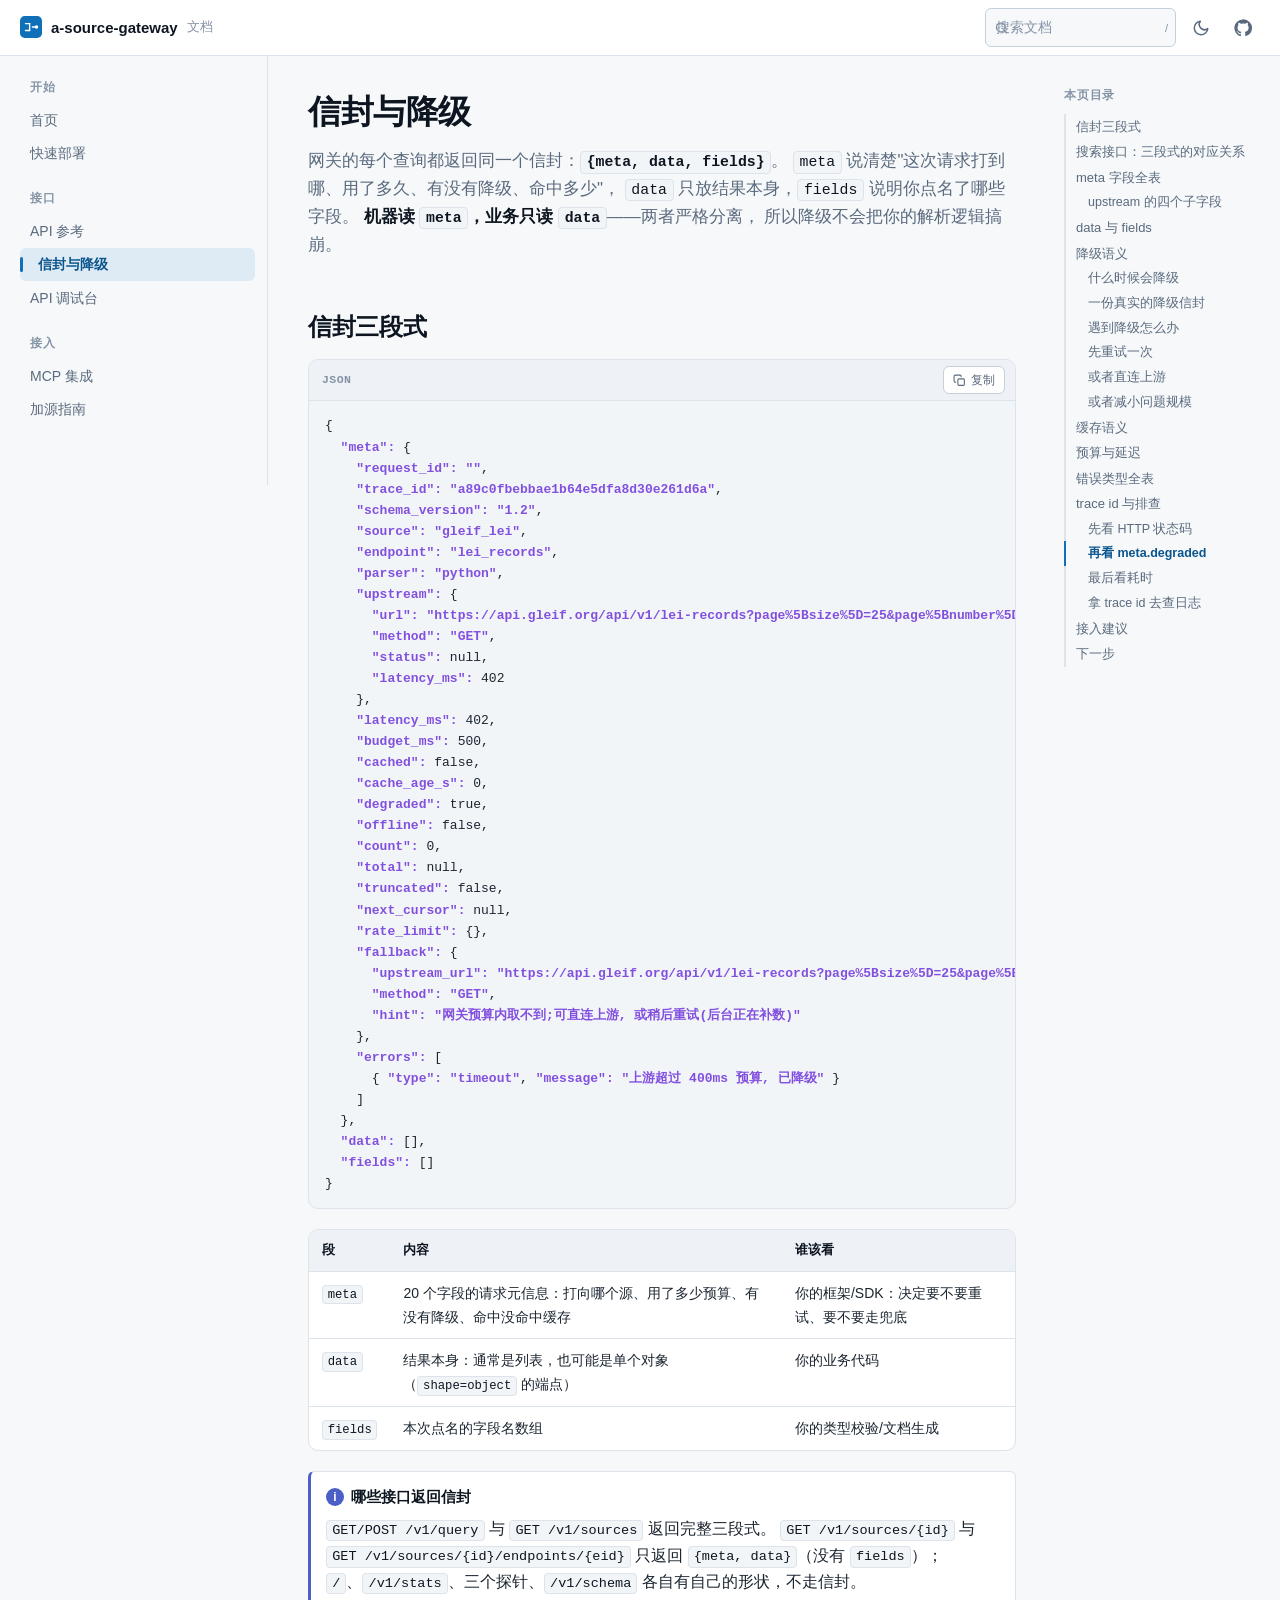
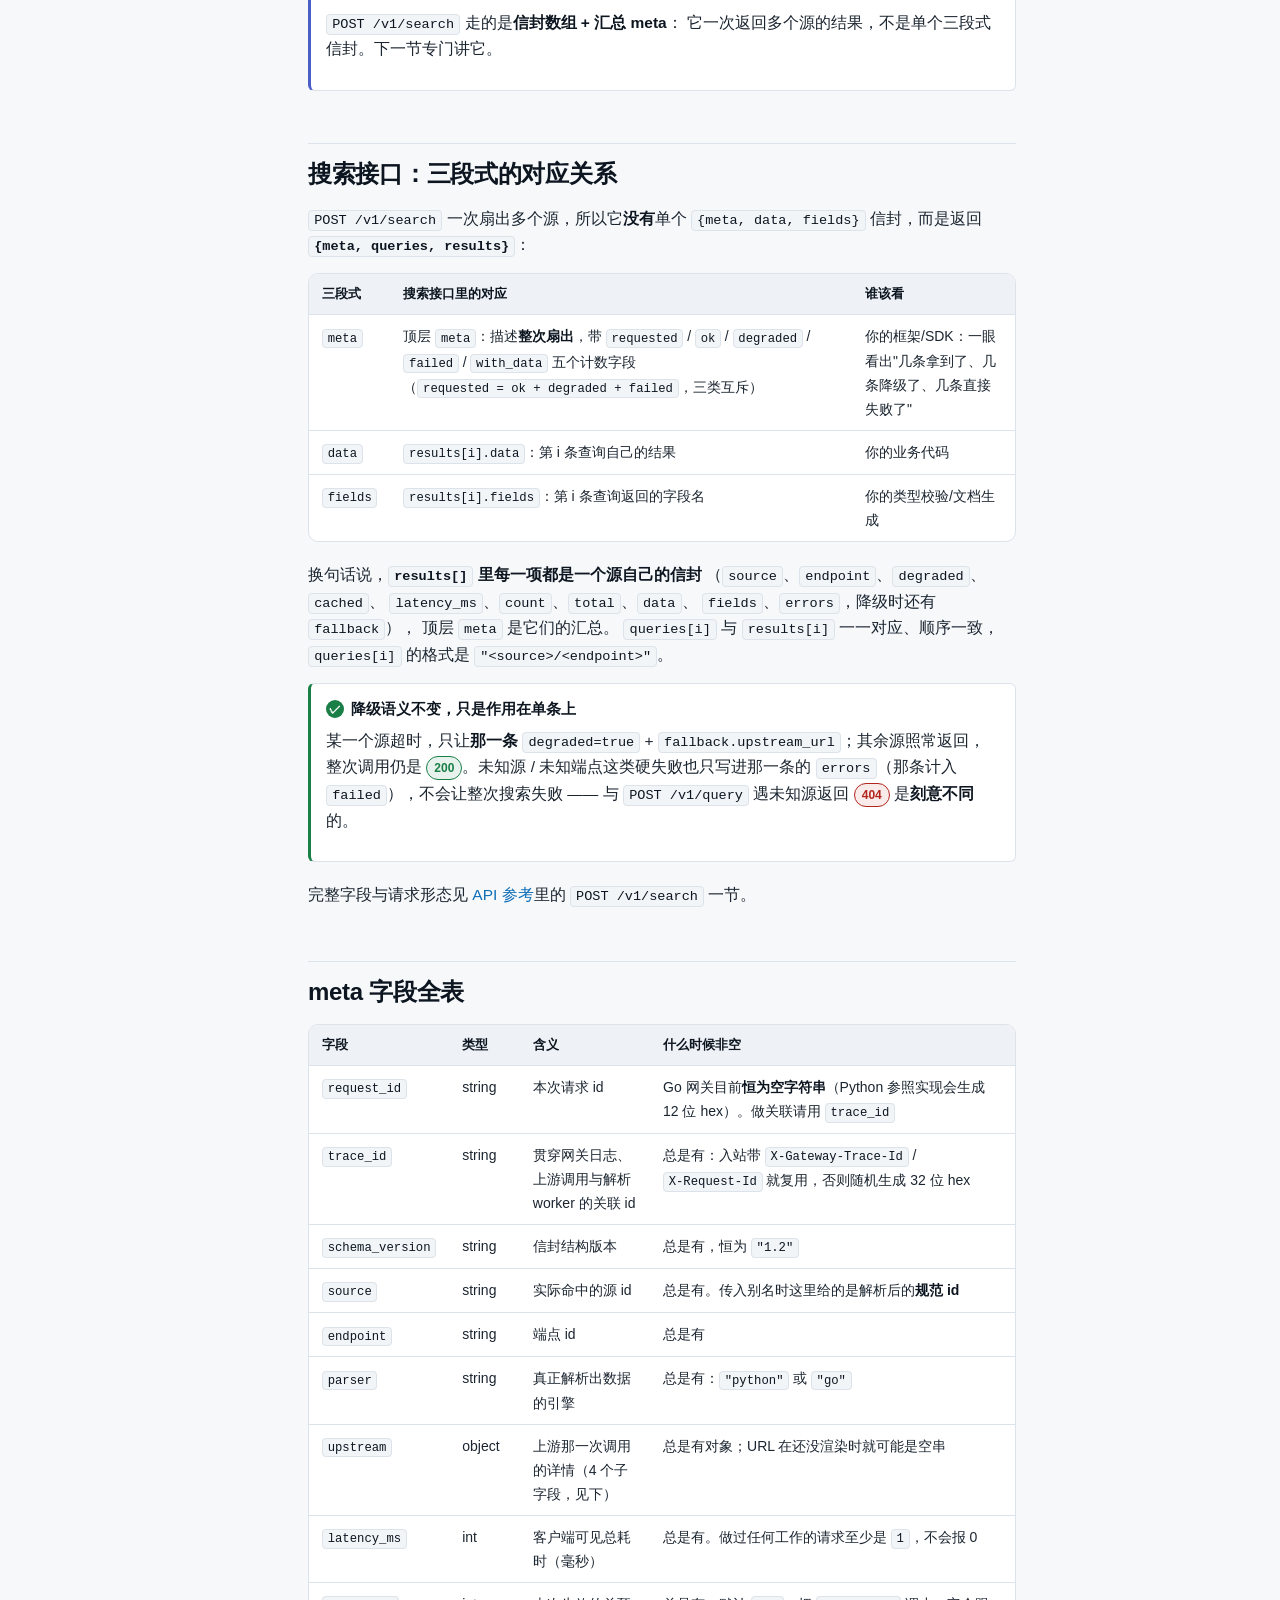
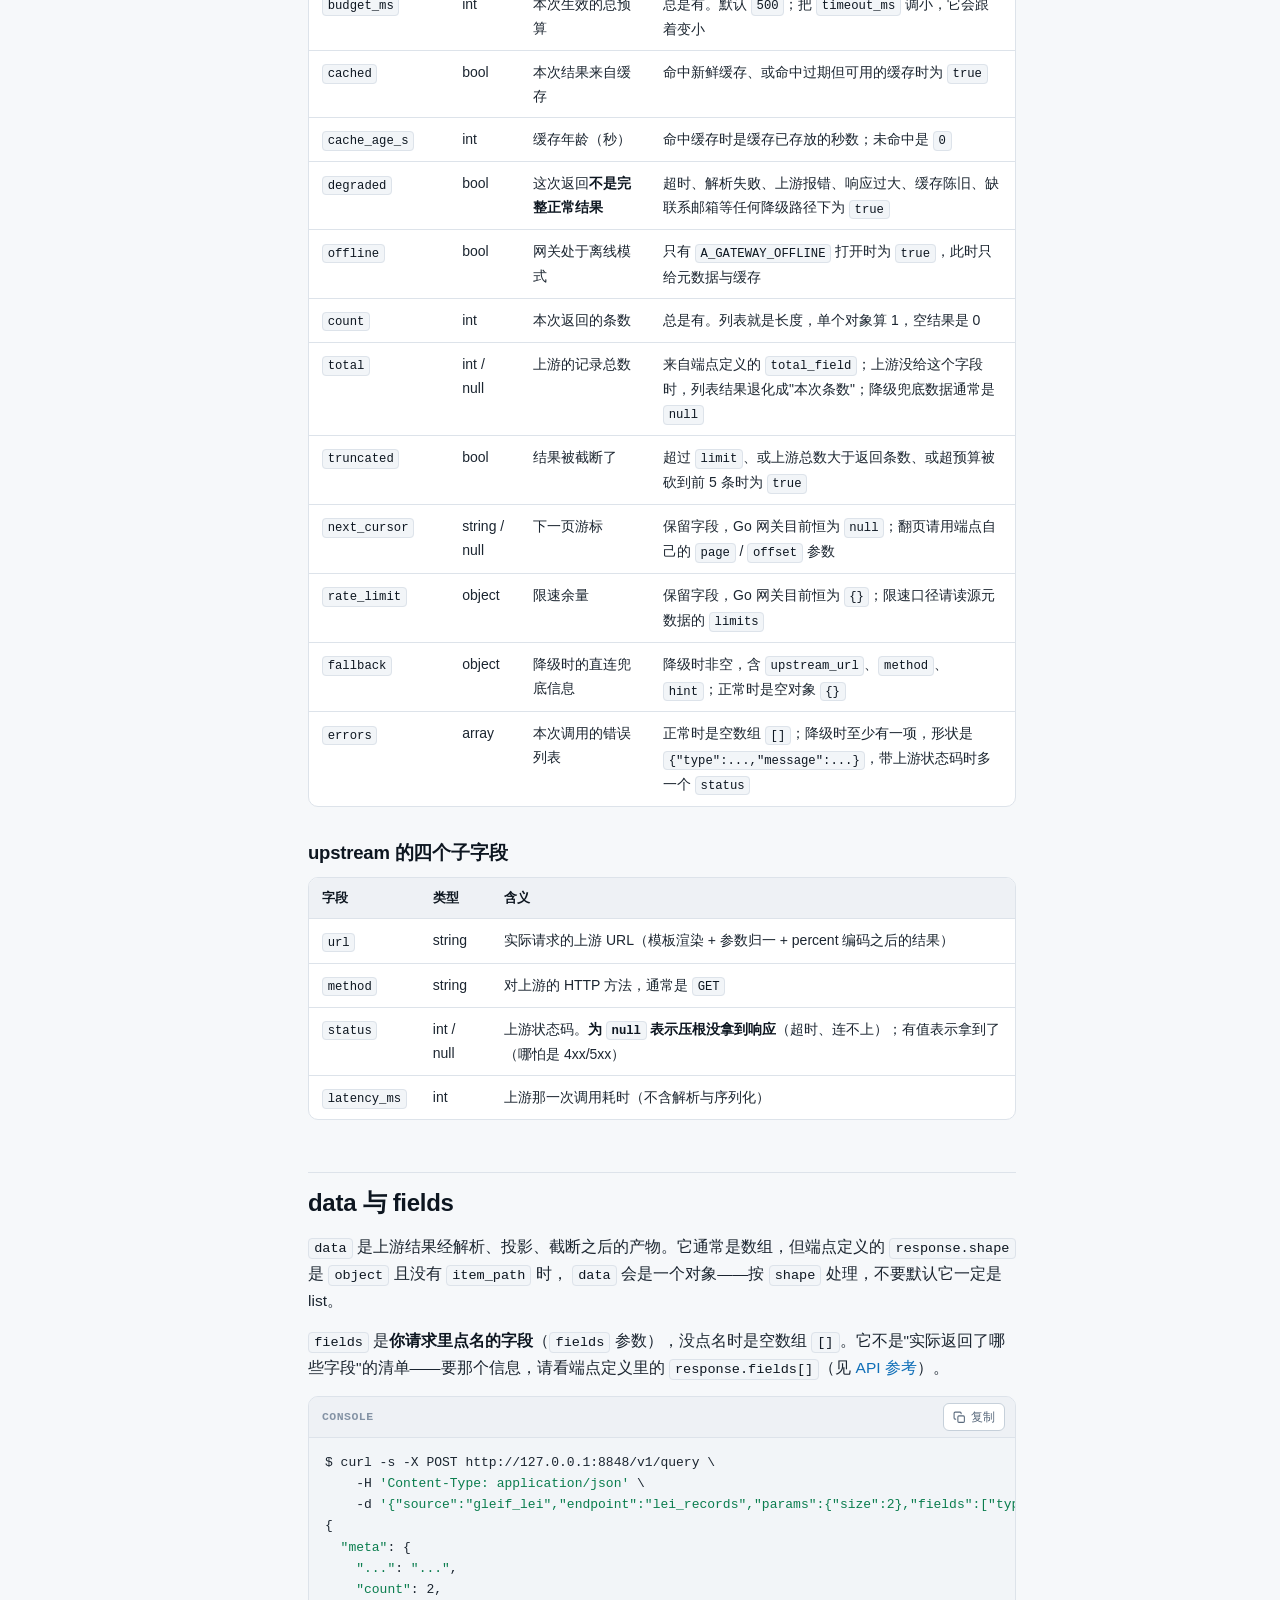
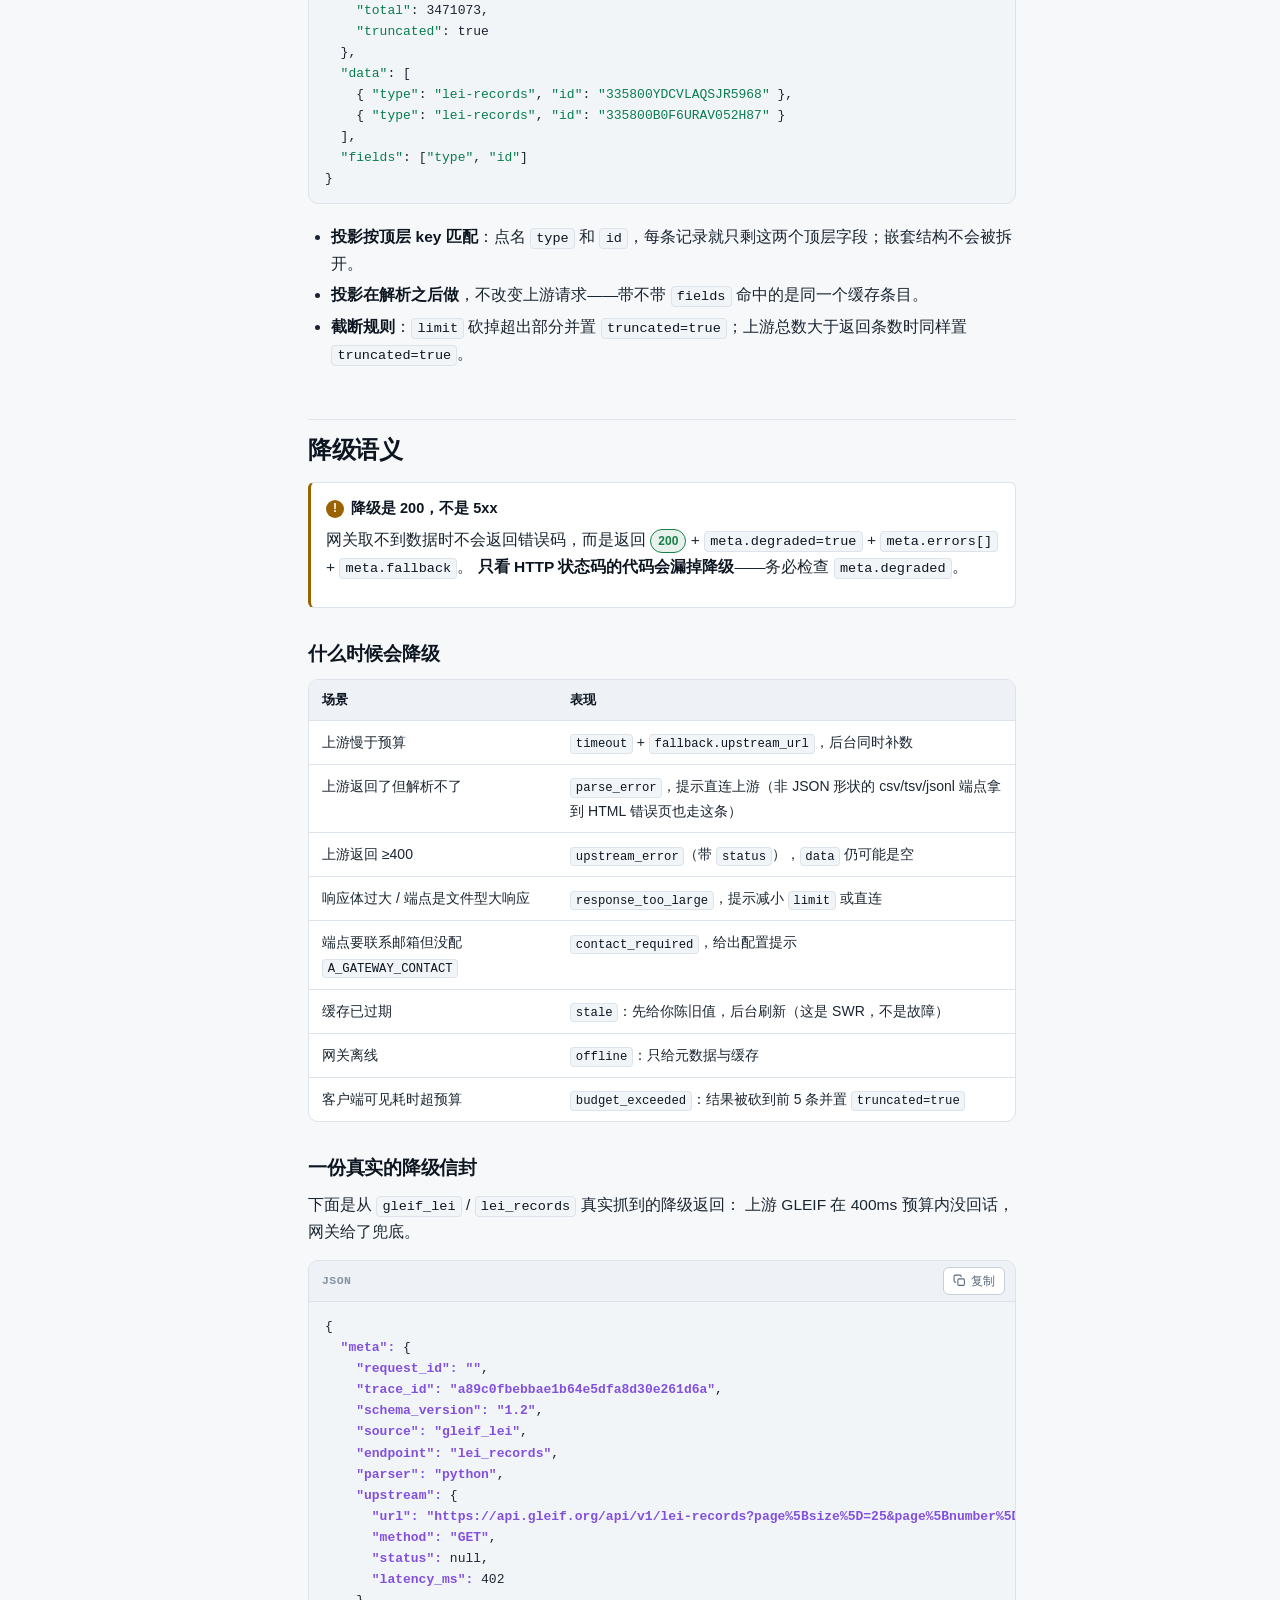
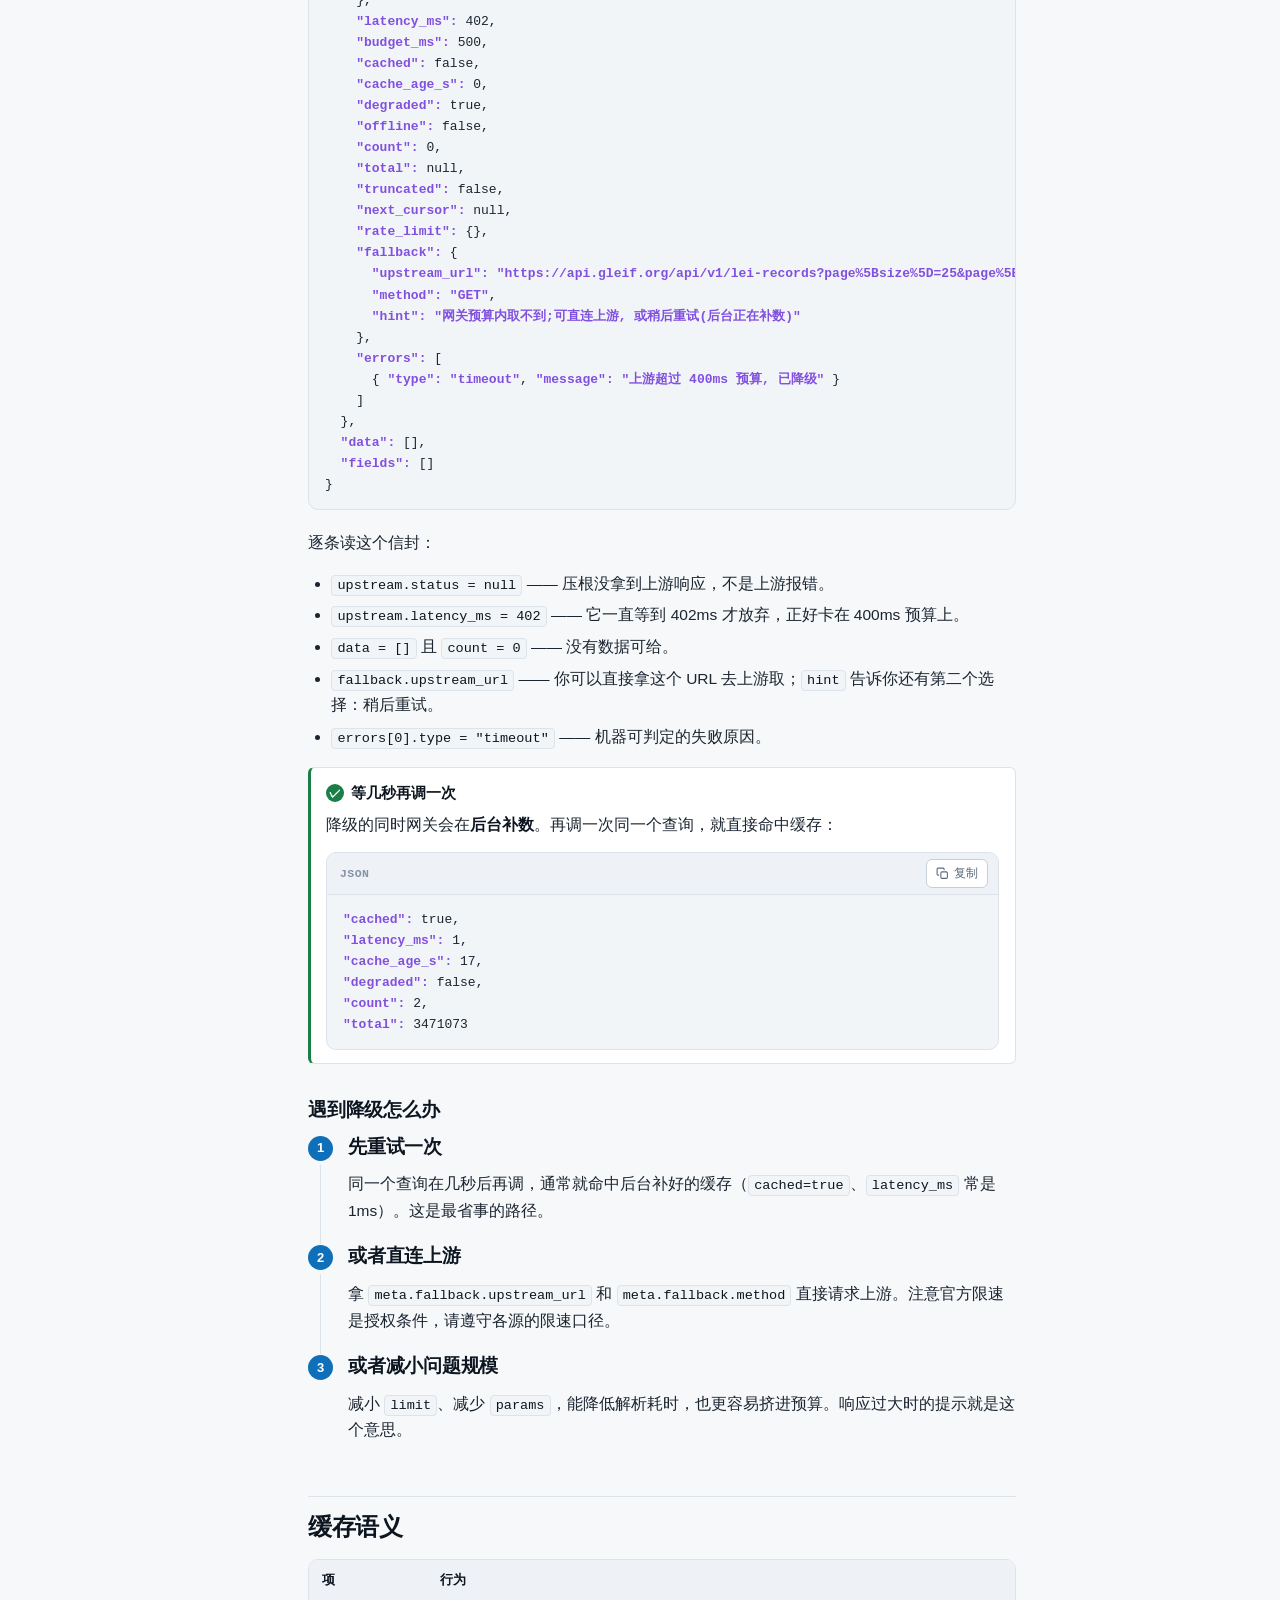
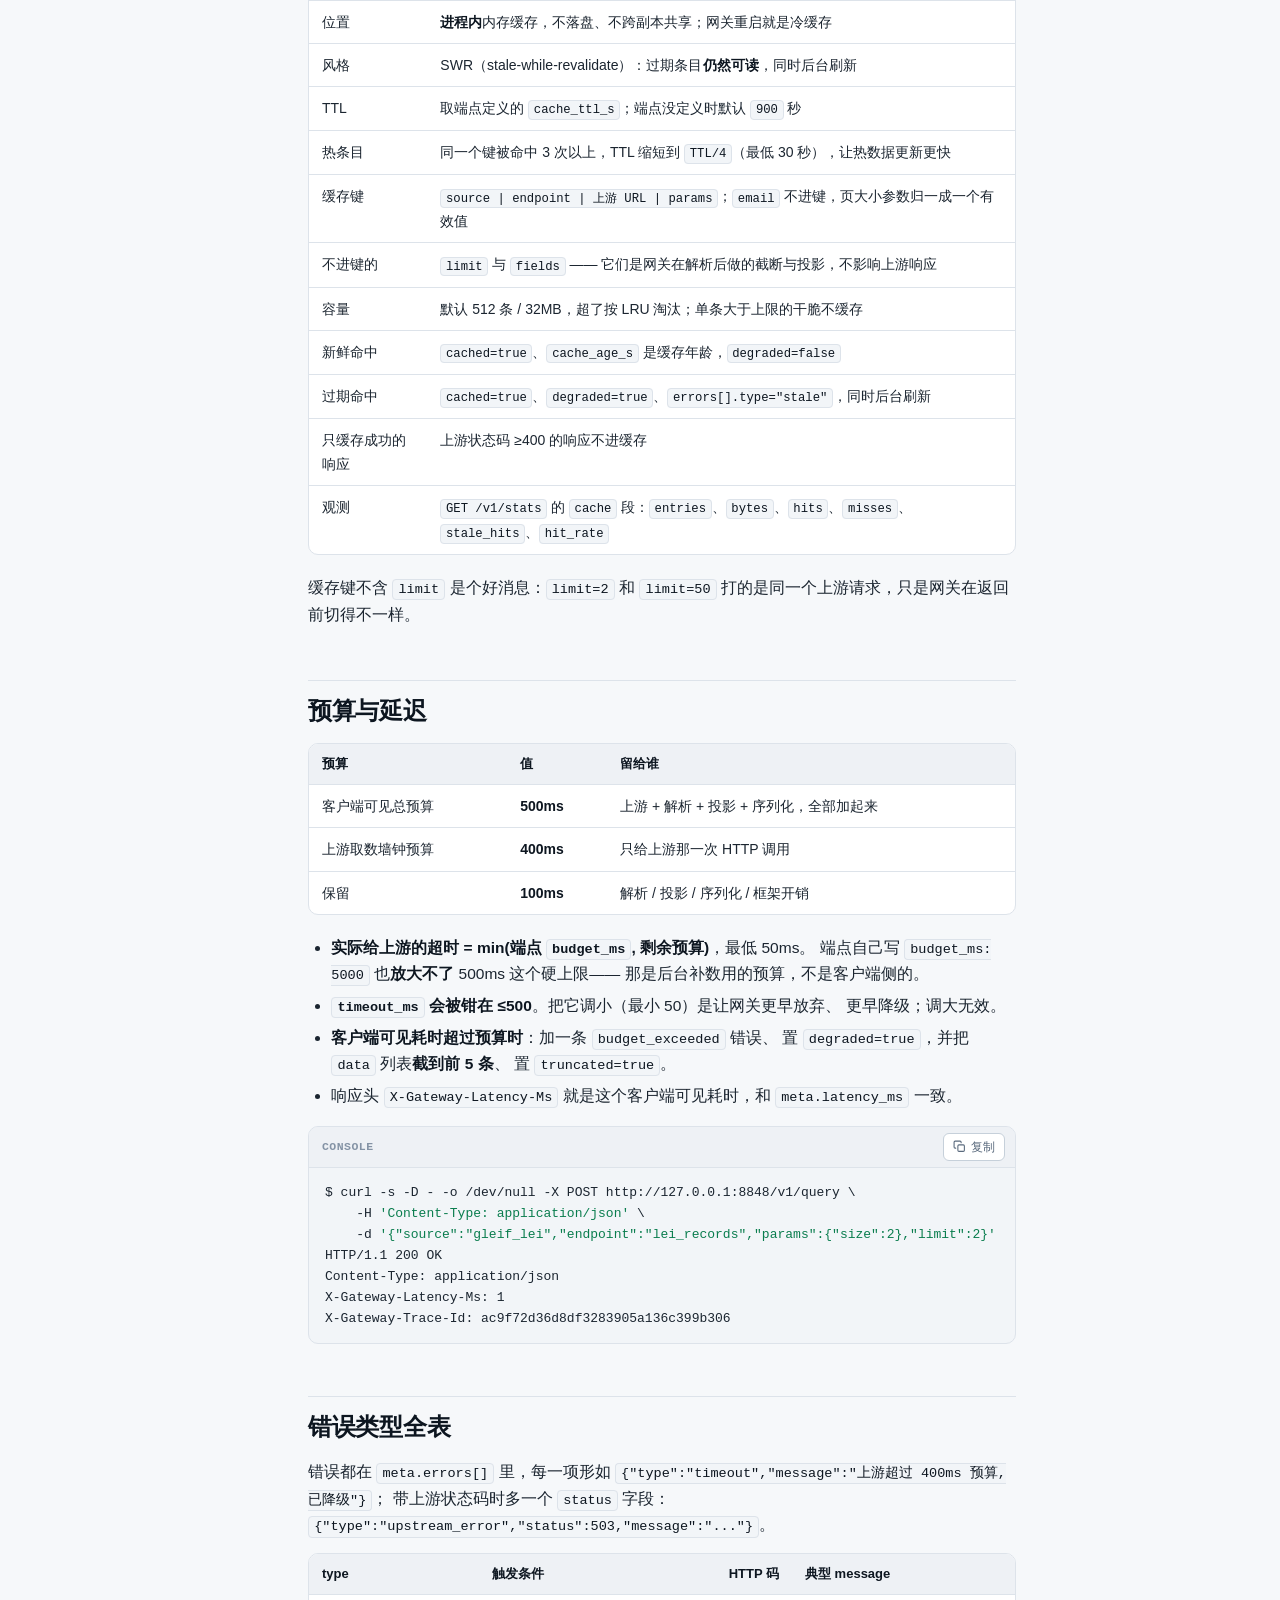
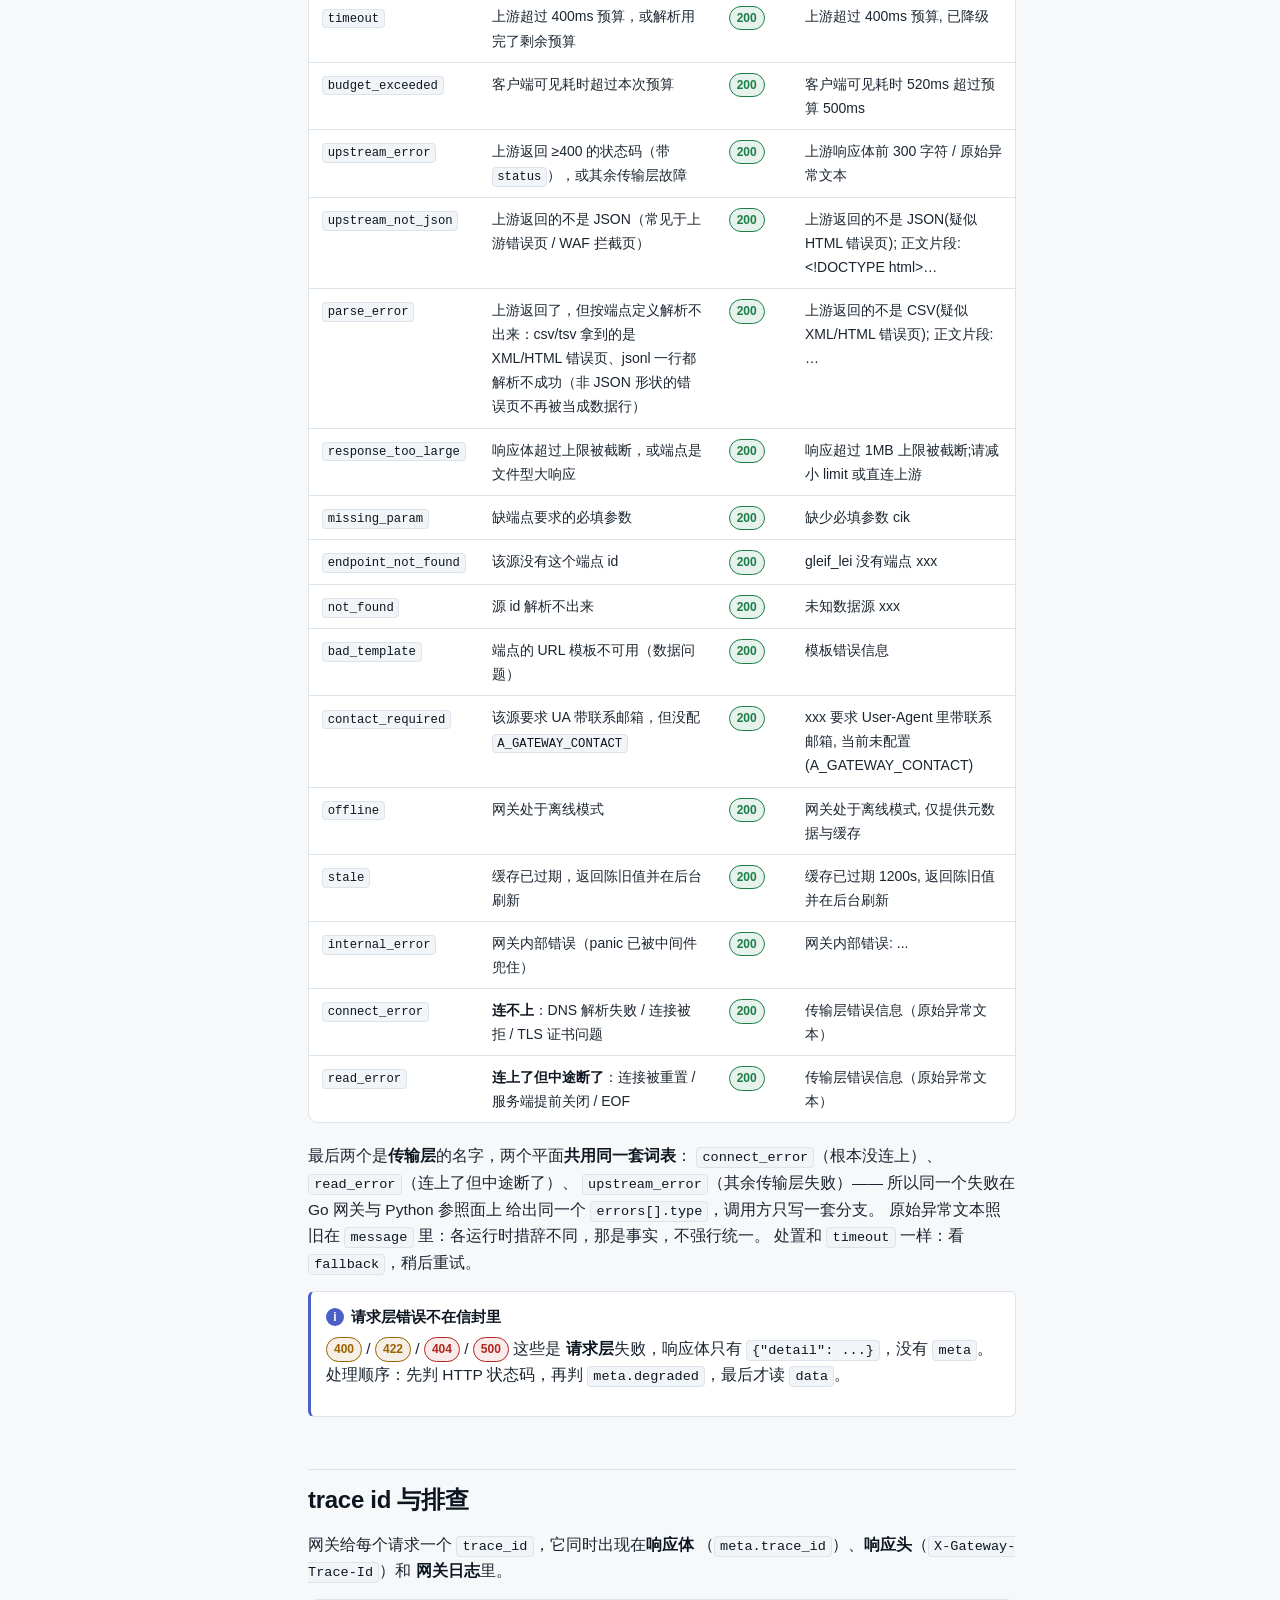
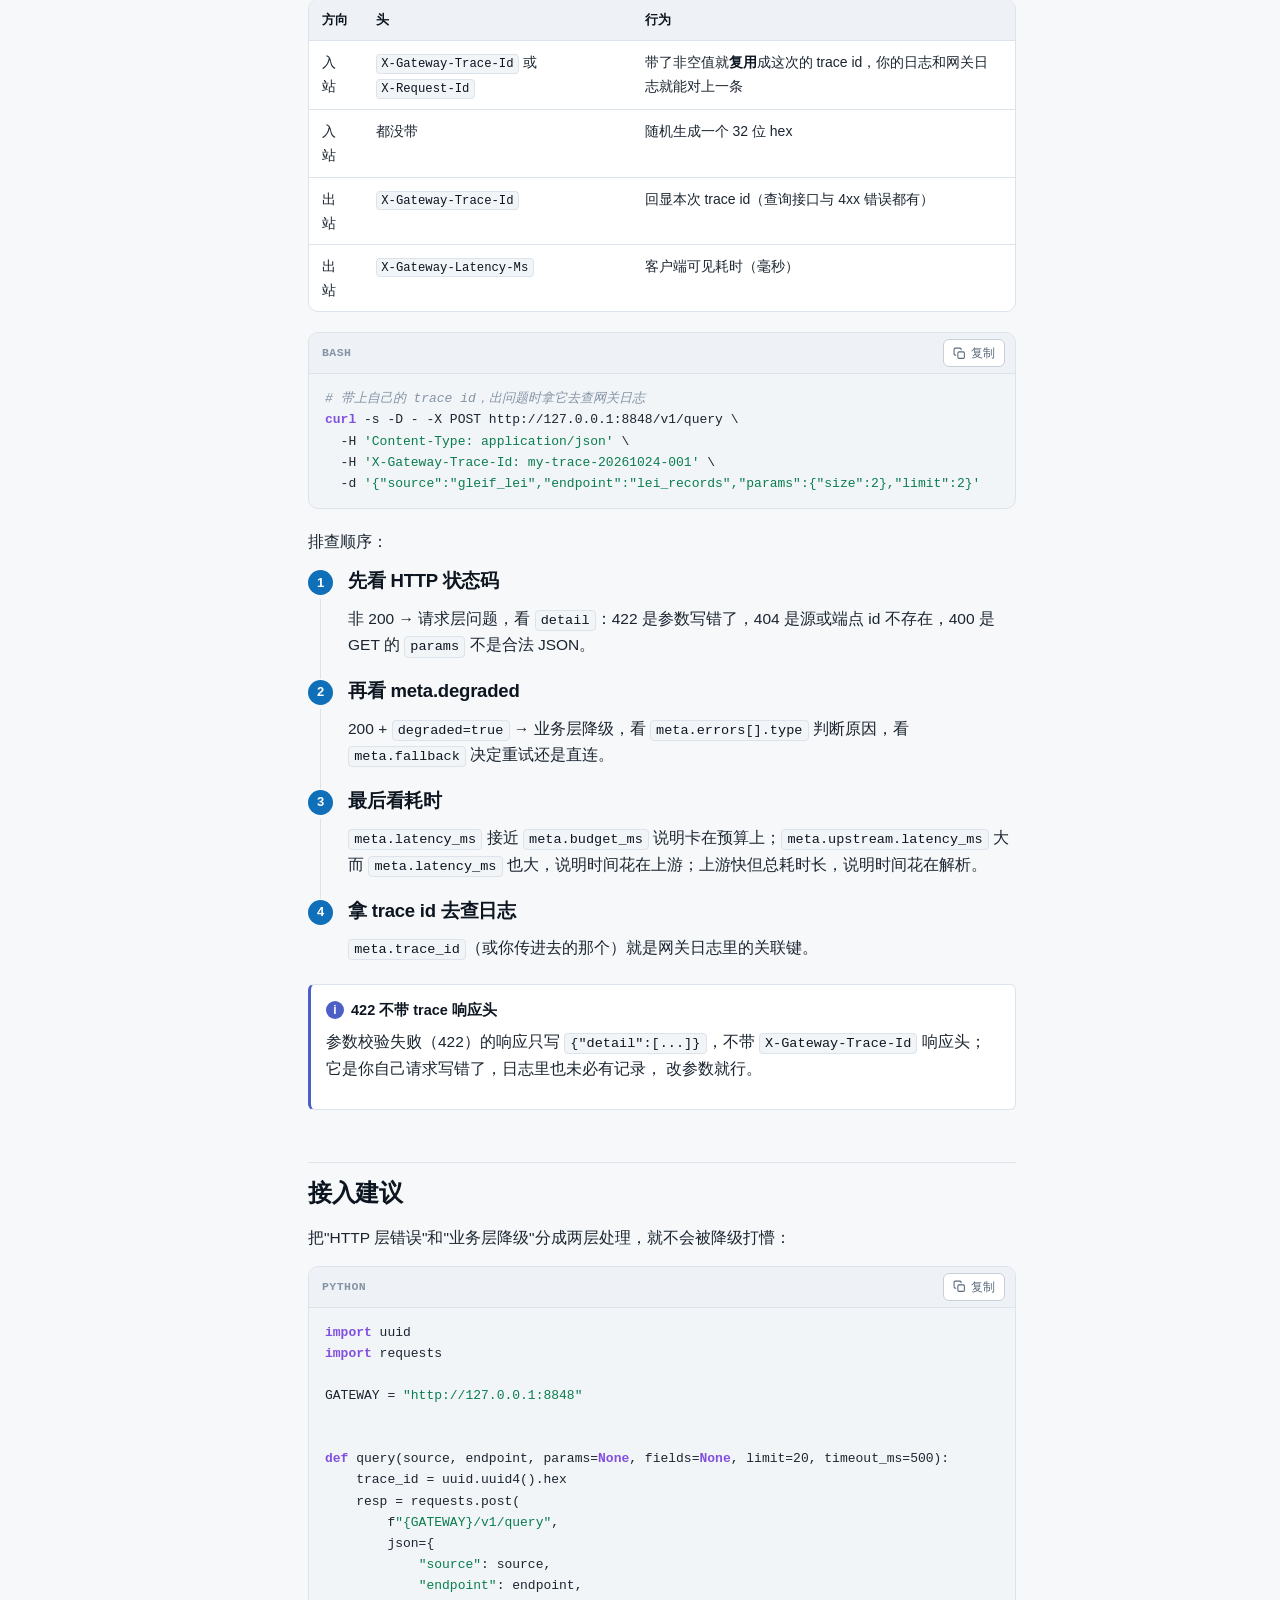
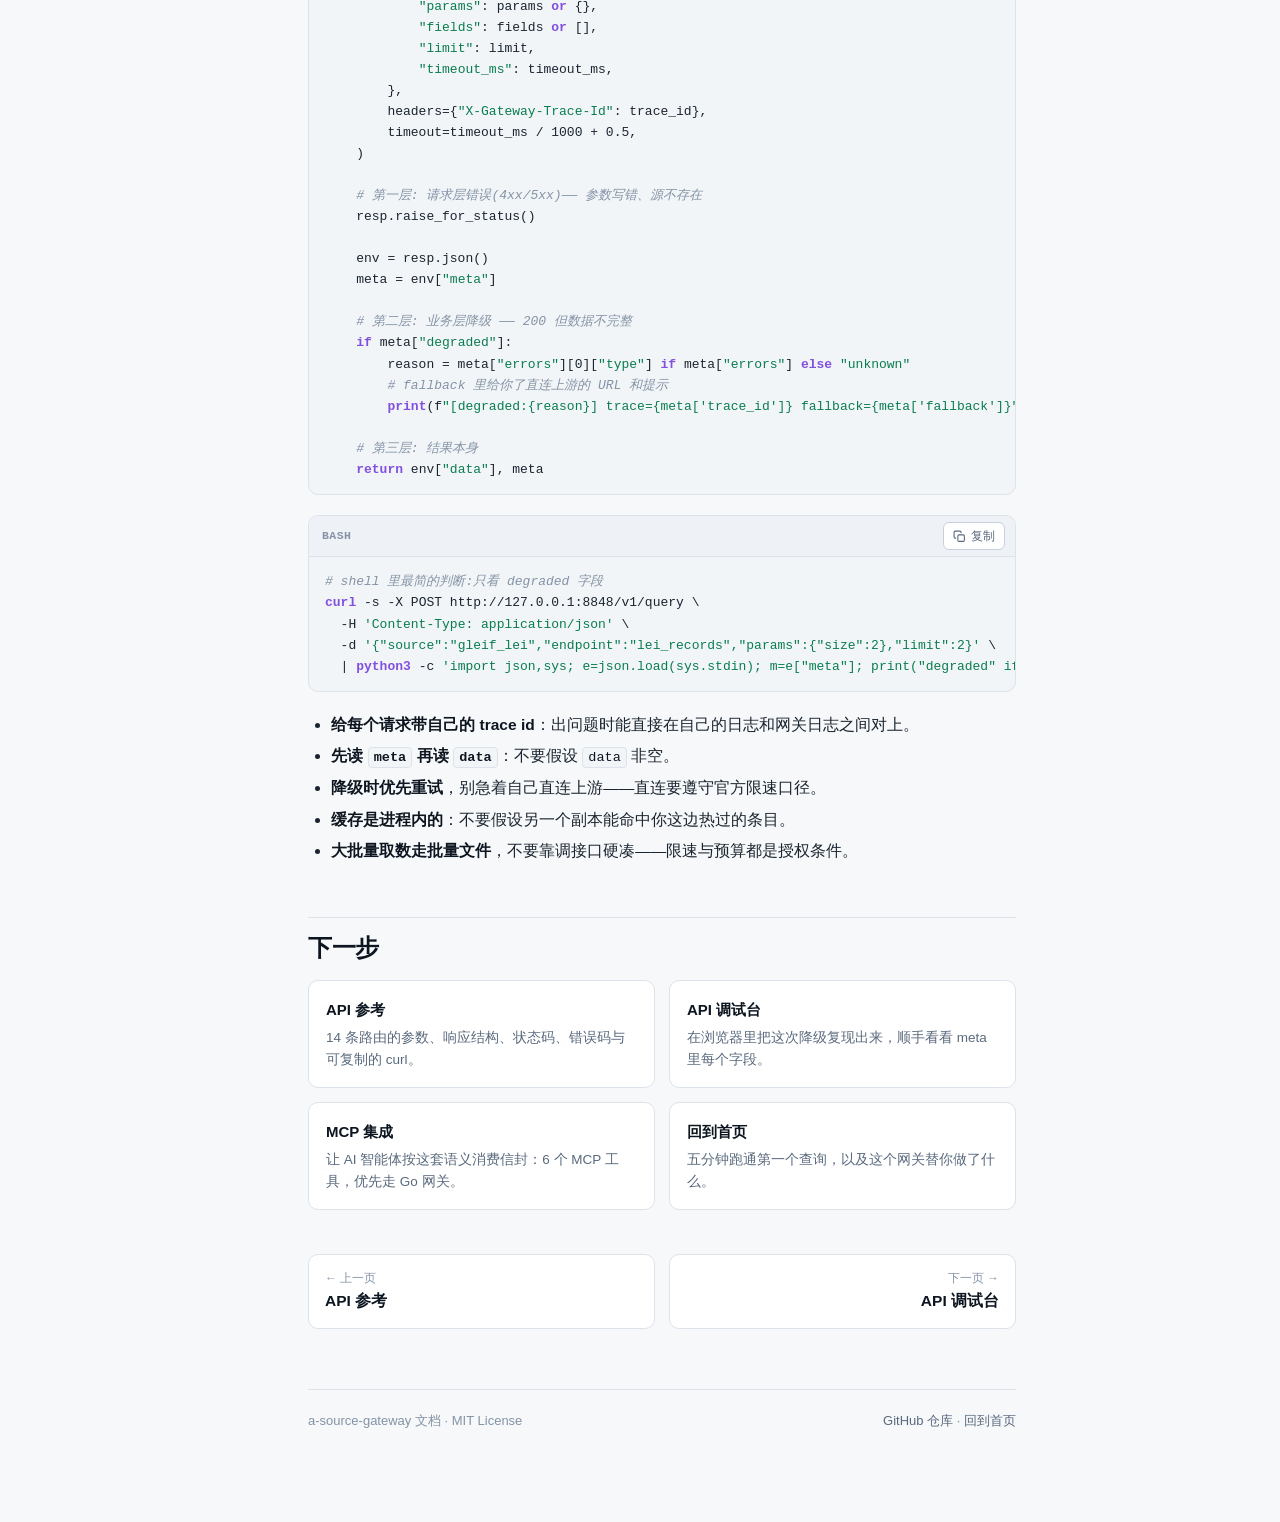
<file: site/envelope.html>
<!DOCTYPE html>
<html lang="zh-CN">
<head>
<meta charset="utf-8">
<meta name="viewport" content="width=device-width, initial-scale=1">
<title>信封与降级 · a-source-gateway 文档</title>
<meta name="description" content="a-source-gateway 响应信封 {meta,data,fields} 的逐字段解释、缓存语义、降级语义、错误类型全表与 trace id 关联排查。">
<link rel="icon" href="assets/favicon.svg" type="image/svg+xml">
<link rel="stylesheet" href="assets/base.css">
</head>
<body>
<a class="skip-link" href="#main">跳到正文</a>

<header class="topbar">
  <button class="icon-btn nav-toggle" id="nav-toggle" type="button" aria-label="打开目录" aria-expanded="false">
    <svg viewBox="0 0 24 24" fill="none" stroke="currentColor" stroke-width="2" stroke-linecap="round" aria-hidden="true">
      <path d="M3 6h18M3 12h18M3 18h18"/>
    </svg>
  </button>
  <a class="brand" href="index.html">
    <svg width="22" height="22" viewBox="0 0 32 32" aria-hidden="true">
      <rect width="32" height="32" rx="7" fill="#0f6fb8"/>
      <g fill="none" stroke="#ffffff" stroke-width="2" stroke-linecap="round">
        <path d="M8 11h6M8 21h6M18 16h6"/><path d="M14 11v10"/>
      </g>
      <circle cx="24" cy="16" r="2.6" fill="#ffffff"/>
    </svg>
    <span>a-source-gateway</span>
    <span class="brand-sub">文档</span>
  </a>
  <span class="topbar-spacer"></span>
  <div class="topbar-actions">
    <div class="search-wrap">
      <svg class="search-icon" viewBox="0 0 24 24" fill="none" stroke="currentColor" stroke-width="2" stroke-linecap="round" aria-hidden="true">
        <circle cx="11" cy="11" r="7"/><path d="M20 20l-3.5-3.5"/>
      </svg>
      <input class="search-input" id="search-input" type="search" placeholder="搜索文档" aria-label="搜索文档" autocomplete="off">
      <span class="search-kbd">/</span>
      <div class="search-results" id="search-results" hidden></div>
    </div>
    <button class="icon-btn" id="theme-toggle" type="button" aria-label="切换主题"></button>
    <a class="icon-btn" href="https://github.com/hamr-hub/a-source-gateway" aria-label="GitHub 仓库" title="GitHub 仓库">
      <svg viewBox="0 0 24 24" fill="currentColor" aria-hidden="true">
        <path d="M12 .5a11.5 11.5 0 00-3.64 22.41c.58.1.79-.25.79-.56v-2.2c-3.2.7-3.88-1.38-3.88-1.38-.53-1.34-1.29-1.7-1.29-1.7-1.06-.72.08-.71.08-.71 1.17.08 1.78 1.2 1.78 1.2 1.04 1.79 2.73 1.27 3.4.97.1-.76.41-1.27.74-1.56-2.56-.29-5.25-1.28-5.25-5.7 0-1.26.45-2.29 1.19-3.1-.12-.29-.52-1.46.11-3.05 0 0 .97-.31 3.18 1.18a11 11 0 015.79 0c2.2-1.49 3.17-1.18 3.17-1.18.63 1.59.23 2.76.12 3.05.74.81 1.18 1.84 1.18 3.1 0 4.43-2.69 5.4-5.26 5.69.41.36.78 1.06.78 2.14v3.17c0 .31.21.67.8.56A11.5 11.5 0 0024 12.5 11.5 11.5 0 0012 .5z"/>
      </svg>
    </a>
  </div>
</header>

<div class="layout">
  <aside class="sidebar" id="sidebar">
    <nav class="nav-group">
      <div class="nav-group-title">开始</div>
      <a class="nav-link" href="index.html">首页</a>
      <a class="nav-link" href="quickstart.html">快速部署</a>
    </nav>
    <nav class="nav-group">
      <div class="nav-group-title">接口</div>
      <a class="nav-link" href="api.html">API 参考</a>
      <a class="nav-link" href="envelope.html">信封与降级</a>
      <a class="nav-link" href="debug.html">API 调试台</a>
    </nav>
    <nav class="nav-group">
      <div class="nav-group-title">接入</div>
      <a class="nav-link" href="mcp.html">MCP 集成</a>
      <a class="nav-link" href="adding-source.html">加源指南</a>
    </nav>
  </aside>

  <main class="content" id="main">
    <div class="doc">

      <h1>信封与降级</h1>
      <p class="lede">
        网关的每个查询都返回同一个信封：<strong><code>{meta, data, fields}</code></strong>。
        <code>meta</code> 说清楚"这次请求打到哪、用了多久、有没有降级、命中多少"，
        <code>data</code> 只放结果本身，<code>fields</code> 说明你点名了哪些字段。
        <strong>机器读 <code>meta</code>，业务只读 <code>data</code></strong>——两者严格分离，
        所以降级不会把你的解析逻辑搞崩。
      </p>

      <h2>信封三段式</h2>
      <div class="code-block">
        <div class="code-head"><span class="code-lang">json</span></div>
        <pre><code>{
  "meta": {
    "request_id": "",
    "trace_id": "a89c0fbebbae1b64e5dfa8d30e261d6a",
    "schema_version": "1.2",
    "source": "gleif_lei",
    "endpoint": "lei_records",
    "parser": "python",
    "upstream": {
      "url": "https://api.gleif.org/api/v1/lei-records?page%5Bsize%5D=25&amp;page%5Bnumber%5D=1",
      "method": "GET",
      "status": null,
      "latency_ms": 402
    },
    "latency_ms": 402,
    "budget_ms": 500,
    "cached": false,
    "cache_age_s": 0,
    "degraded": true,
    "offline": false,
    "count": 0,
    "total": null,
    "truncated": false,
    "next_cursor": null,
    "rate_limit": {},
    "fallback": {
      "upstream_url": "https://api.gleif.org/api/v1/lei-records?page%5Bsize%5D=25&amp;page%5Bnumber%5D=1",
      "method": "GET",
      "hint": "网关预算内取不到;可直连上游, 或稍后重试(后台正在补数)"
    },
    "errors": [
      { "type": "timeout", "message": "上游超过 400ms 预算, 已降级" }
    ]
  },
  "data": [],
  "fields": []
}
</code></pre>
      </div>
      <div class="table-wrap">
        <table>
          <thead><tr><th>段</th><th>内容</th><th>谁该看</th></tr></thead>
          <tbody>
            <tr><td><code>meta</code></td><td>20 个字段的请求元信息：打向哪个源、用了多少预算、有没有降级、命中没命中缓存</td><td>你的框架/SDK：决定要不要重试、要不要走兜底</td></tr>
            <tr><td><code>data</code></td><td>结果本身：通常是列表，也可能是单个对象（<code>shape=object</code> 的端点）</td><td>你的业务代码</td></tr>
            <tr><td><code>fields</code></td><td>本次点名的字段名数组</td><td>你的类型校验/文档生成</td></tr>
          </tbody>
        </table>
      </div>
      <div class="callout info">
        <div class="callout-title"><span class="callout-icon">i</span>哪些接口返回信封</div>
        <div class="callout-body">
          <p>
            <code>GET/POST /v1/query</code> 与 <code>GET /v1/sources</code> 返回完整三段式。
            <code>GET /v1/sources/{id}</code> 与 <code>GET /v1/sources/{id}/endpoints/{eid}</code>
            只返回 <code>{meta, data}</code>（没有 <code>fields</code>）；
            <code>/</code>、<code>/v1/stats</code>、三个探针、<code>/v1/schema</code>
            各自有自己的形状，不走信封。
          </p>
          <p>
            <code>POST /v1/search</code> 走的是<strong>信封数组 + 汇总 meta</strong>：
            它一次返回多个源的结果，不是单个三段式信封。下一节专门讲它。
          </p>
        </div>
      </div>

      <h2>搜索接口：三段式的对应关系</h2>
      <p>
        <code>POST /v1/search</code> 一次扇出多个源，所以它<strong>没有</strong>单个
        <code>{meta, data, fields}</code> 信封，而是返回
        <strong><code>{meta, queries, results}</code></strong>：
      </p>
      <div class="table-wrap">
        <table>
          <thead><tr><th>三段式</th><th>搜索接口里的对应</th><th>谁该看</th></tr></thead>
          <tbody>
            <tr>
              <td><code>meta</code></td>
              <td>顶层 <code>meta</code>：描述<strong>整次扇出</strong>，带
              <code>requested</code> / <code>ok</code> / <code>degraded</code> /
              <code>failed</code> / <code>with_data</code> 五个计数字段
              （<code>requested = ok + degraded + failed</code>，三类互斥）</td>
              <td>你的框架/SDK：一眼看出"几条拿到了、几条降级了、几条直接失败了"</td>
            </tr>
            <tr>
              <td><code>data</code></td>
              <td><code>results[i].data</code>：第 i 条查询自己的结果</td>
              <td>你的业务代码</td>
            </tr>
            <tr>
              <td><code>fields</code></td>
              <td><code>results[i].fields</code>：第 i 条查询返回的字段名</td>
              <td>你的类型校验/文档生成</td>
            </tr>
          </tbody>
        </table>
      </div>
      <p>
        换句话说，<strong><code>results[]</code> 里每一项都是一个源自己的信封</strong>
        （<code>source</code>、<code>endpoint</code>、<code>degraded</code>、<code>cached</code>、
        <code>latency_ms</code>、<code>count</code>、<code>total</code>、<code>data</code>、
        <code>fields</code>、<code>errors</code>，降级时还有 <code>fallback</code>），
        顶层 <code>meta</code> 是它们的汇总。
        <code>queries[i]</code> 与 <code>results[i]</code> 一一对应、顺序一致，
        <code>queries[i]</code> 的格式是 <code>"&lt;source&gt;/&lt;endpoint&gt;"</code>。
      </p>
      <div class="callout tip">
        <div class="callout-title"><span class="callout-icon">✓</span>降级语义不变，只是作用在单条上</div>
        <div class="callout-body">
          <p>
            某一个源超时，只让<strong>那一条</strong> <code>degraded=true</code> +
            <code>fallback.upstream_url</code>；其余源照常返回，整次调用仍是
            <span class="badge ok">200</span>。未知源 / 未知端点这类硬失败也只写进那一条的
            <code>errors</code>（那条计入 <code>failed</code>），不会让整次搜索失败 ——
            与 <code>POST /v1/query</code> 遇未知源返回 <span class="badge danger">404</span>
            是<strong>刻意不同</strong>的。
          </p>
        </div>
      </div>
      <p>
        完整字段与请求形态见 <a href="api.html">API 参考</a>里的
        <code>POST /v1/search</code> 一节。
      </p>

      <h2>meta 字段全表</h2>
      <div class="table-wrap">
        <table>
          <thead><tr><th>字段</th><th>类型</th><th>含义</th><th>什么时候非空</th></tr></thead>
          <tbody>
            <tr><td><code>request_id</code></td><td>string</td><td>本次请求 id</td><td>Go 网关目前<strong>恒为空字符串</strong>（Python 参照实现会生成 12 位 hex）。做关联请用 <code>trace_id</code></td></tr>
            <tr><td><code>trace_id</code></td><td>string</td><td>贯穿网关日志、上游调用与解析 worker 的关联 id</td><td>总是有：入站带 <code>X-Gateway-Trace-Id</code> / <code>X-Request-Id</code> 就复用，否则随机生成 32 位 hex</td></tr>
            <tr><td><code>schema_version</code></td><td>string</td><td>信封结构版本</td><td>总是有，恒为 <code>"1.2"</code></td></tr>
            <tr><td><code>source</code></td><td>string</td><td>实际命中的源 id</td><td>总是有。传入别名时这里给的是解析后的<strong>规范 id</strong></td></tr>
            <tr><td><code>endpoint</code></td><td>string</td><td>端点 id</td><td>总是有</td></tr>
            <tr><td><code>parser</code></td><td>string</td><td>真正解析出数据的引擎</td><td>总是有：<code>"python"</code> 或 <code>"go"</code></td></tr>
            <tr><td><code>upstream</code></td><td>object</td><td>上游那一次调用的详情（4 个子字段，见下）</td><td>总是有对象；URL 在还没渲染时就可能是空串</td></tr>
            <tr><td><code>latency_ms</code></td><td>int</td><td>客户端可见总耗时（毫秒）</td><td>总是有。做过任何工作的请求至少是 <code>1</code>，不会报 0</td></tr>
            <tr><td><code>budget_ms</code></td><td>int</td><td>本次生效的总预算</td><td>总是有。默认 <code>500</code>；把 <code>timeout_ms</code> 调小，它会跟着变小</td></tr>
            <tr><td><code>cached</code></td><td>bool</td><td>本次结果来自缓存</td><td>命中新鲜缓存、或命中过期但可用的缓存时为 <code>true</code></td></tr>
            <tr><td><code>cache_age_s</code></td><td>int</td><td>缓存年龄（秒）</td><td>命中缓存时是缓存已存放的秒数；未命中是 <code>0</code></td></tr>
            <tr><td><code>degraded</code></td><td>bool</td><td>这次返回<strong>不是完整正常结果</strong></td><td>超时、解析失败、上游报错、响应过大、缓存陈旧、缺联系邮箱等任何降级路径下为 <code>true</code></td></tr>
            <tr><td><code>offline</code></td><td>bool</td><td>网关处于离线模式</td><td>只有 <code>A_GATEWAY_OFFLINE</code> 打开时为 <code>true</code>，此时只给元数据与缓存</td></tr>
            <tr><td><code>count</code></td><td>int</td><td>本次返回的条数</td><td>总是有。列表就是长度，单个对象算 1，空结果是 0</td></tr>
            <tr><td><code>total</code></td><td>int / null</td><td>上游的记录总数</td><td>来自端点定义的 <code>total_field</code>；上游没给这个字段时，列表结果退化成"本次条数"；降级兜底数据通常是 <code>null</code></td></tr>
            <tr><td><code>truncated</code></td><td>bool</td><td>结果被截断了</td><td>超过 <code>limit</code>、或上游总数大于返回条数、或超预算被砍到前 5 条时为 <code>true</code></td></tr>
            <tr><td><code>next_cursor</code></td><td>string / null</td><td>下一页游标</td><td>保留字段，Go 网关目前恒为 <code>null</code>；翻页请用端点自己的 <code>page</code> / <code>offset</code> 参数</td></tr>
            <tr><td><code>rate_limit</code></td><td>object</td><td>限速余量</td><td>保留字段，Go 网关目前恒为 <code>{}</code>；限速口径请读源元数据的 <code>limits</code></td></tr>
            <tr><td><code>fallback</code></td><td>object</td><td>降级时的直连兜底信息</td><td>降级时非空，含 <code>upstream_url</code>、<code>method</code>、<code>hint</code>；正常时是空对象 <code>{}</code></td></tr>
            <tr><td><code>errors</code></td><td>array</td><td>本次调用的错误列表</td><td>正常时是空数组 <code>[]</code>；降级时至少有一项，形状是 <code>{"type":...,"message":...}</code>，带上游状态码时多一个 <code>status</code></td></tr>
          </tbody>
        </table>
      </div>

      <h3>upstream 的四个子字段</h3>
      <div class="table-wrap">
        <table>
          <thead><tr><th>字段</th><th>类型</th><th>含义</th></tr></thead>
          <tbody>
            <tr><td><code>url</code></td><td>string</td><td>实际请求的上游 URL（模板渲染 + 参数归一 + percent 编码之后的结果）</td></tr>
            <tr><td><code>method</code></td><td>string</td><td>对上游的 HTTP 方法，通常是 <code>GET</code></td></tr>
            <tr><td><code>status</code></td><td>int / null</td><td>上游状态码。<strong>为 <code>null</code> 表示压根没拿到响应</strong>（超时、连不上）；有值表示拿到了（哪怕是 4xx/5xx）</td></tr>
            <tr><td><code>latency_ms</code></td><td>int</td><td>上游那一次调用耗时（不含解析与序列化）</td></tr>
          </tbody>
        </table>
      </div>

      <h2>data 与 fields</h2>
      <p>
        <code>data</code> 是上游结果经解析、投影、截断之后的产物。它通常是数组，但端点定义的
        <code>response.shape</code> 是 <code>object</code> 且没有 <code>item_path</code> 时，
        <code>data</code> 会是一个对象——按 <code>shape</code> 处理，不要默认它一定是 list。
      </p>
      <p>
        <code>fields</code> 是<strong>你请求里点名的字段</strong>（<code>fields</code> 参数），没点名时是空数组
        <code>[]</code>。它不是"实际返回了哪些字段"的清单——要那个信息，请看端点定义里的
        <code>response.fields[]</code>（见 <a href="api.html">API 参考</a>）。
      </p>
      <div class="code-block">
        <div class="code-head"><span class="code-lang">console</span></div>
        <pre><code>$ curl -s -X POST http://127.0.0.1:8848/v1/query \
    -H 'Content-Type: application/json' \
    -d '{"source":"gleif_lei","endpoint":"lei_records","params":{"size":2},"fields":["type","id"],"limit":2}'
{
  "meta": {
    "...": "...",
    "count": 2,
    "total": 3471073,
    "truncated": true
  },
  "data": [
    { "type": "lei-records", "id": "335800YDCVLAQSJR5968" },
    { "type": "lei-records", "id": "335800B0F6URAV052H87" }
  ],
  "fields": ["type", "id"]
}
</code></pre>
      </div>
      <ul>
        <li><strong>投影按顶层 key 匹配</strong>：点名 <code>type</code> 和 <code>id</code>，每条记录就只剩这两个顶层字段；嵌套结构不会被拆开。</li>
        <li><strong>投影在解析之后做</strong>，不改变上游请求——带不带 <code>fields</code> 命中的是同一个缓存条目。</li>
        <li><strong>截断规则</strong>：<code>limit</code> 砍掉超出部分并置 <code>truncated=true</code>；上游总数大于返回条数时同样置 <code>truncated=true</code>。</li>
      </ul>

      <h2>降级语义</h2>
      <div class="callout warn">
        <div class="callout-title"><span class="callout-icon">!</span>降级是 200，不是 5xx</div>
        <div class="callout-body">
          <p>
            网关取不到数据时不会返回错误码，而是返回 <span class="badge ok">200</span> +
            <code>meta.degraded=true</code> + <code>meta.errors[]</code> + <code>meta.fallback</code>。
            <strong>只看 HTTP 状态码的代码会漏掉降级</strong>——务必检查 <code>meta.degraded</code>。
          </p>
        </div>
      </div>

      <h3>什么时候会降级</h3>
      <div class="table-wrap">
        <table>
          <thead><tr><th>场景</th><th>表现</th></tr></thead>
          <tbody>
            <tr><td>上游慢于预算</td><td><code>timeout</code> + <code>fallback.upstream_url</code>，后台同时补数</td></tr>
            <tr><td>上游返回了但解析不了</td><td><code>parse_error</code>，提示直连上游（非 JSON 形状的 csv/tsv/jsonl 端点拿到 HTML 错误页也走这条）</td></tr>
            <tr><td>上游返回 ≥400</td><td><code>upstream_error</code>（带 <code>status</code>），<code>data</code> 仍可能是空</td></tr>
            <tr><td>响应体过大 / 端点是文件型大响应</td><td><code>response_too_large</code>，提示减小 <code>limit</code> 或直连</td></tr>
            <tr><td>端点要联系邮箱但没配 <code>A_GATEWAY_CONTACT</code></td><td><code>contact_required</code>，给出配置提示</td></tr>
            <tr><td>缓存已过期</td><td><code>stale</code>：先给你陈旧值，后台刷新（这是 SWR，不是故障）</td></tr>
            <tr><td>网关离线</td><td><code>offline</code>：只给元数据与缓存</td></tr>
            <tr><td>客户端可见耗时超预算</td><td><code>budget_exceeded</code>：结果被砍到前 5 条并置 <code>truncated=true</code></td></tr>
          </tbody>
        </table>
      </div>

      <h3>一份真实的降级信封</h3>
      <p>
        下面是从 <code>gleif_lei</code> / <code>lei_records</code> 真实抓到的降级返回：
        上游 GLEIF 在 400ms 预算内没回话，网关给了兜底。
      </p>
      <div class="code-block">
        <div class="code-head"><span class="code-lang">json</span></div>
        <pre><code>{
  "meta": {
    "request_id": "",
    "trace_id": "a89c0fbebbae1b64e5dfa8d30e261d6a",
    "schema_version": "1.2",
    "source": "gleif_lei",
    "endpoint": "lei_records",
    "parser": "python",
    "upstream": {
      "url": "https://api.gleif.org/api/v1/lei-records?page%5Bsize%5D=25&amp;page%5Bnumber%5D=1",
      "method": "GET",
      "status": null,
      "latency_ms": 402
    },
    "latency_ms": 402,
    "budget_ms": 500,
    "cached": false,
    "cache_age_s": 0,
    "degraded": true,
    "offline": false,
    "count": 0,
    "total": null,
    "truncated": false,
    "next_cursor": null,
    "rate_limit": {},
    "fallback": {
      "upstream_url": "https://api.gleif.org/api/v1/lei-records?page%5Bsize%5D=25&amp;page%5Bnumber%5D=1",
      "method": "GET",
      "hint": "网关预算内取不到;可直连上游, 或稍后重试(后台正在补数)"
    },
    "errors": [
      { "type": "timeout", "message": "上游超过 400ms 预算, 已降级" }
    ]
  },
  "data": [],
  "fields": []
}
</code></pre>
      </div>
      <p>逐条读这个信封：</p>
      <ul>
        <li><code>upstream.status = null</code> —— 压根没拿到上游响应，不是上游报错。</li>
        <li><code>upstream.latency_ms = 402</code> —— 它一直等到 402ms 才放弃，正好卡在 400ms 预算上。</li>
        <li><code>data = []</code> 且 <code>count = 0</code> —— 没有数据可给。</li>
        <li><code>fallback.upstream_url</code> —— 你可以直接拿这个 URL 去上游取；<code>hint</code> 告诉你还有第二个选择：稍后重试。</li>
        <li><code>errors[0].type = "timeout"</code> —— 机器可判定的失败原因。</li>
      </ul>

      <div class="callout tip">
        <div class="callout-title"><span class="callout-icon">✓</span>等几秒再调一次</div>
        <div class="callout-body">
          <p>降级的同时网关会在<strong>后台补数</strong>。再调一次同一个查询，就直接命中缓存：</p>
          <div class="code-block" style="margin-bottom:0">
            <div class="code-head"><span class="code-lang">json</span></div>
            <pre><code>"cached": true,
"latency_ms": 1,
"cache_age_s": 17,
"degraded": false,
"count": 2,
"total": 3471073
</code></pre>
          </div>
        </div>
      </div>

      <h3>遇到降级怎么办</h3>
      <ol class="steps">
        <li>
          <h3 style="margin-top:0">先重试一次</h3>
          <p>同一个查询在几秒后再调，通常就命中后台补好的缓存（<code>cached=true</code>、<code>latency_ms</code> 常是 1ms）。这是最省事的路径。</p>
        </li>
        <li>
          <h3 style="margin-top:0">或者直连上游</h3>
          <p>拿 <code>meta.fallback.upstream_url</code> 和 <code>meta.fallback.method</code> 直接请求上游。注意官方限速是授权条件，请遵守各源的限速口径。</p>
        </li>
        <li>
          <h3 style="margin-top:0">或者减小问题规模</h3>
          <p>减小 <code>limit</code>、减少 <code>params</code>，能降低解析耗时，也更容易挤进预算。响应过大时的提示就是这个意思。</p>
        </li>
      </ol>

      <h2>缓存语义</h2>
      <div class="table-wrap">
        <table>
          <thead><tr><th>项</th><th>行为</th></tr></thead>
          <tbody>
            <tr><td>位置</td><td><strong>进程内</strong>内存缓存，不落盘、不跨副本共享；网关重启就是冷缓存</td></tr>
            <tr><td>风格</td><td>SWR（stale-while-revalidate）：过期条目<strong>仍然可读</strong>，同时后台刷新</td></tr>
            <tr><td>TTL</td><td>取端点定义的 <code>cache_ttl_s</code>；端点没定义时默认 <code>900</code> 秒</td></tr>
            <tr><td>热条目</td><td>同一个键被命中 3 次以上，TTL 缩短到 <code>TTL/4</code>（最低 30 秒），让热数据更新更快</td></tr>
            <tr><td>缓存键</td><td><code>source | endpoint | 上游 URL | params</code>；<code>email</code> 不进键，页大小参数归一成一个有效值</td></tr>
            <tr><td>不进键的</td><td><code>limit</code> 与 <code>fields</code> —— 它们是网关在解析后做的截断与投影，不影响上游响应</td></tr>
            <tr><td>容量</td><td>默认 512 条 / 32MB，超了按 LRU 淘汰；单条大于上限的干脆不缓存</td></tr>
            <tr><td>新鲜命中</td><td><code>cached=true</code>、<code>cache_age_s</code> 是缓存年龄，<code>degraded=false</code></td></tr>
            <tr><td>过期命中</td><td><code>cached=true</code>、<code>degraded=true</code>、<code>errors[].type="stale"</code>，同时后台刷新</td></tr>
            <tr><td>只缓存成功的响应</td><td>上游状态码 ≥400 的响应不进缓存</td></tr>
            <tr><td>观测</td><td><code>GET /v1/stats</code> 的 <code>cache</code> 段：<code>entries</code>、<code>bytes</code>、<code>hits</code>、<code>misses</code>、<code>stale_hits</code>、<code>hit_rate</code></td></tr>
          </tbody>
        </table>
      </div>
      <p>
        缓存键不含 <code>limit</code> 是个好消息：<code>limit=2</code> 和 <code>limit=50</code>
        打的是同一个上游请求，只是网关在返回前切得不一样。
      </p>

      <h2>预算与延迟</h2>
      <div class="table-wrap">
        <table>
          <thead><tr><th>预算</th><th>值</th><th>留给谁</th></tr></thead>
          <tbody>
            <tr><td>客户端可见总预算</td><td><strong>500ms</strong></td><td>上游 + 解析 + 投影 + 序列化，全部加起来</td></tr>
            <tr><td>上游取数墙钟预算</td><td><strong>400ms</strong></td><td>只给上游那一次 HTTP 调用</td></tr>
            <tr><td>保留</td><td><strong>100ms</strong></td><td>解析 / 投影 / 序列化 / 框架开销</td></tr>
          </tbody>
        </table>
      </div>
      <ul>
        <li>
          <strong>实际给上游的超时 = min(端点 <code>budget_ms</code>, 剩余预算)</strong>，最低 50ms。
          端点自己写 <code>budget_ms: 5000</code> 也<strong>放大不了</strong> 500ms 这个硬上限——
          那是后台补数用的预算，不是客户端侧的。
        </li>
        <li>
          <strong><code>timeout_ms</code> 会被钳在 ≤500</strong>。把它调小（最小 50）是让网关更早放弃、
          更早降级；调大无效。
        </li>
        <li>
          <strong>客户端可见耗时超过预算时</strong>：加一条 <code>budget_exceeded</code> 错误、
          置 <code>degraded=true</code>，并把 <code>data</code> 列表<strong>截到前 5 条</strong>、
          置 <code>truncated=true</code>。
        </li>
        <li>
          响应头 <code>X-Gateway-Latency-Ms</code> 就是这个客户端可见耗时，和 <code>meta.latency_ms</code> 一致。
        </li>
      </ul>
      <div class="code-block">
        <div class="code-head"><span class="code-lang">console</span></div>
        <pre><code>$ curl -s -D - -o /dev/null -X POST http://127.0.0.1:8848/v1/query \
    -H 'Content-Type: application/json' \
    -d '{"source":"gleif_lei","endpoint":"lei_records","params":{"size":2},"limit":2}'
HTTP/1.1 200 OK
Content-Type: application/json
X-Gateway-Latency-Ms: 1
X-Gateway-Trace-Id: ac9f72d36d8df3283905a136c399b306
</code></pre>
      </div>

      <h2>错误类型全表</h2>
      <p>
        错误都在 <code>meta.errors[]</code> 里，每一项形如
        <code>{"type":"timeout","message":"上游超过 400ms 预算, 已降级"}</code>；
        带上游状态码时多一个 <code>status</code> 字段：
        <code>{"type":"upstream_error","status":503,"message":"..."}</code>。
      </p>
      <div class="table-wrap">
        <table>
          <thead><tr><th>type</th><th>触发条件</th><th>HTTP 码</th><th>典型 message</th></tr></thead>
          <tbody>
            <tr><td><code>timeout</code></td><td>上游超过 400ms 预算，或解析用完了剩余预算</td><td><span class="badge ok">200</span></td><td>上游超过 400ms 预算, 已降级</td></tr>
            <tr><td><code>budget_exceeded</code></td><td>客户端可见耗时超过本次预算</td><td><span class="badge ok">200</span></td><td>客户端可见耗时 520ms 超过预算 500ms</td></tr>
            <tr><td><code>upstream_error</code></td><td>上游返回 ≥400 的状态码（带 <code>status</code>），或其余传输层故障</td><td><span class="badge ok">200</span></td><td>上游响应体前 300 字符 / 原始异常文本</td></tr>
            <tr><td><code>upstream_not_json</code></td><td>上游返回的不是 JSON（常见于上游错误页 / WAF 拦截页）</td><td><span class="badge ok">200</span></td><td>上游返回的不是 JSON(疑似 HTML 错误页); 正文片段: &lt;!DOCTYPE html&gt;…</td></tr>
            <tr><td><code>parse_error</code></td><td>上游返回了，但按端点定义解析不出来：csv/tsv 拿到的是 XML/HTML 错误页、jsonl 一行都解析不成功（非 JSON 形状的错误页不再被当成数据行）</td><td><span class="badge ok">200</span></td><td>上游返回的不是 CSV(疑似 XML/HTML 错误页); 正文片段: …</td></tr>
            <tr><td><code>response_too_large</code></td><td>响应体超过上限被截断，或端点是文件型大响应</td><td><span class="badge ok">200</span></td><td>响应超过 1MB 上限被截断;请减小 limit 或直连上游</td></tr>
            <tr><td><code>missing_param</code></td><td>缺端点要求的必填参数</td><td><span class="badge ok">200</span></td><td>缺少必填参数 cik</td></tr>
            <tr><td><code>endpoint_not_found</code></td><td>该源没有这个端点 id</td><td><span class="badge ok">200</span></td><td>gleif_lei 没有端点 xxx</td></tr>
            <tr><td><code>not_found</code></td><td>源 id 解析不出来</td><td><span class="badge ok">200</span></td><td>未知数据源 xxx</td></tr>
            <tr><td><code>bad_template</code></td><td>端点的 URL 模板不可用（数据问题）</td><td><span class="badge ok">200</span></td><td>模板错误信息</td></tr>
            <tr><td><code>contact_required</code></td><td>该源要求 UA 带联系邮箱，但没配 <code>A_GATEWAY_CONTACT</code></td><td><span class="badge ok">200</span></td><td>xxx 要求 User-Agent 里带联系邮箱, 当前未配置(A_GATEWAY_CONTACT)</td></tr>
            <tr><td><code>offline</code></td><td>网关处于离线模式</td><td><span class="badge ok">200</span></td><td>网关处于离线模式, 仅提供元数据与缓存</td></tr>
            <tr><td><code>stale</code></td><td>缓存已过期，返回陈旧值并在后台刷新</td><td><span class="badge ok">200</span></td><td>缓存已过期 1200s, 返回陈旧值并在后台刷新</td></tr>
            <tr><td><code>internal_error</code></td><td>网关内部错误（panic 已被中间件兜住）</td><td><span class="badge ok">200</span></td><td>网关内部错误: ...</td></tr>
            <tr><td><code>connect_error</code></td><td><strong>连不上</strong>：DNS 解析失败 / 连接被拒 / TLS 证书问题</td><td><span class="badge ok">200</span></td><td>传输层错误信息（原始异常文本）</td></tr>
            <tr><td><code>read_error</code></td><td><strong>连上了但中途断了</strong>：连接被重置 / 服务端提前关闭 / EOF</td><td><span class="badge ok">200</span></td><td>传输层错误信息（原始异常文本）</td></tr>
          </tbody>
        </table>
      </div>
      <p>
        最后两个是<strong>传输层</strong>的名字，两个平面<strong>共用同一套词表</strong>：
        <code>connect_error</code>（根本没连上）、<code>read_error</code>（连上了但中途断了）、
        <code>upstream_error</code>（其余传输层失败）—— 所以同一个失败在 Go 网关与 Python 参照面上
        给出同一个 <code>errors[].type</code>，调用方只写一套分支。
        原始异常文本照旧在 <code>message</code> 里：各运行时措辞不同，那是事实，不强行统一。
        处置和 <code>timeout</code> 一样：看 <code>fallback</code>，稍后重试。
      </p>
      <div class="callout info">
        <div class="callout-title"><span class="callout-icon">i</span>请求层错误不在信封里</div>
        <div class="callout-body">
          <p>
            <span class="badge warn">400</span> / <span class="badge warn">422</span> /
            <span class="badge danger">404</span> / <span class="badge danger">500</span> 这些是
            <strong>请求层</strong>失败，响应体只有 <code>{"detail": ...}</code>，没有 <code>meta</code>。
            处理顺序：先判 HTTP 状态码，再判 <code>meta.degraded</code>，最后才读 <code>data</code>。
          </p>
        </div>
      </div>

      <h2>trace id 与排查</h2>
      <p>
        网关给每个请求一个 <code>trace_id</code>，它同时出现在<strong>响应体</strong>
        （<code>meta.trace_id</code>）、<strong>响应头</strong>（<code>X-Gateway-Trace-Id</code>）和
        <strong>网关日志</strong>里。
      </p>
      <div class="table-wrap">
        <table>
          <thead><tr><th>方向</th><th>头</th><th>行为</th></tr></thead>
          <tbody>
            <tr><td>入站</td><td><code>X-Gateway-Trace-Id</code> 或 <code>X-Request-Id</code></td><td>带了非空值就<strong>复用</strong>成这次的 trace id，你的日志和网关日志就能对上一条</td></tr>
            <tr><td>入站</td><td>都没带</td><td>随机生成一个 32 位 hex</td></tr>
            <tr><td>出站</td><td><code>X-Gateway-Trace-Id</code></td><td>回显本次 trace id（查询接口与 4xx 错误都有）</td></tr>
            <tr><td>出站</td><td><code>X-Gateway-Latency-Ms</code></td><td>客户端可见耗时（毫秒）</td></tr>
          </tbody>
        </table>
      </div>
      <div class="code-block">
        <div class="code-head"><span class="code-lang">bash</span></div>
        <pre><code># 带上自己的 trace id，出问题时拿它去查网关日志
curl -s -D - -X POST http://127.0.0.1:8848/v1/query \
  -H 'Content-Type: application/json' \
  -H 'X-Gateway-Trace-Id: my-trace-20261024-001' \
  -d '{"source":"gleif_lei","endpoint":"lei_records","params":{"size":2},"limit":2}'
</code></pre>
      </div>
      <p>排查顺序：</p>
      <ol class="steps">
        <li>
          <h3 style="margin-top:0">先看 HTTP 状态码</h3>
          <p>非 200 → 请求层问题，看 <code>detail</code>：422 是参数写错了，404 是源或端点 id 不存在，400 是 GET 的 <code>params</code> 不是合法 JSON。</p>
        </li>
        <li>
          <h3 style="margin-top:0">再看 meta.degraded</h3>
          <p>200 + <code>degraded=true</code> → 业务层降级，看 <code>meta.errors[].type</code> 判断原因，看 <code>meta.fallback</code> 决定重试还是直连。</p>
        </li>
        <li>
          <h3 style="margin-top:0">最后看耗时</h3>
          <p><code>meta.latency_ms</code> 接近 <code>meta.budget_ms</code> 说明卡在预算上；<code>meta.upstream.latency_ms</code> 大而 <code>meta.latency_ms</code> 也大，说明时间花在上游；上游快但总耗时长，说明时间花在解析。</p>
        </li>
        <li>
          <h3 style="margin-top:0">拿 trace id 去查日志</h3>
          <p><code>meta.trace_id</code>（或你传进去的那个）就是网关日志里的关联键。</p>
        </li>
      </ol>
      <div class="callout info">
        <div class="callout-title"><span class="callout-icon">i</span>422 不带 trace 响应头</div>
        <div class="callout-body">
          <p>
            参数校验失败（422）的响应只写 <code>{"detail":[...]}</code>，不带
            <code>X-Gateway-Trace-Id</code> 响应头；它是你自己请求写错了，日志里也未必有记录，
            改参数就行。
          </p>
        </div>
      </div>

      <h2>接入建议</h2>
      <p>把"HTTP 层错误"和"业务层降级"分成两层处理，就不会被降级打懵：</p>
      <div class="code-block">
        <div class="code-head"><span class="code-lang">python</span></div>
        <pre><code>import uuid
import requests

GATEWAY = "http://127.0.0.1:8848"


def query(source, endpoint, params=None, fields=None, limit=20, timeout_ms=500):
    trace_id = uuid.uuid4().hex
    resp = requests.post(
        f"{GATEWAY}/v1/query",
        json={
            "source": source,
            "endpoint": endpoint,
            "params": params or {},
            "fields": fields or [],
            "limit": limit,
            "timeout_ms": timeout_ms,
        },
        headers={"X-Gateway-Trace-Id": trace_id},
        timeout=timeout_ms / 1000 + 0.5,
    )

    # 第一层: 请求层错误(4xx/5xx)—— 参数写错、源不存在
    resp.raise_for_status()

    env = resp.json()
    meta = env["meta"]

    # 第二层: 业务层降级 —— 200 但数据不完整
    if meta["degraded"]:
        reason = meta["errors"][0]["type"] if meta["errors"] else "unknown"
        # fallback 里给你了直连上游的 URL 和提示
        print(f"[degraded:{reason}] trace={meta['trace_id']} fallback={meta['fallback']}")

    # 第三层: 结果本身
    return env["data"], meta
</code></pre>
      </div>
      <div class="code-block">
        <div class="code-head"><span class="code-lang">bash</span></div>
        <pre><code># shell 里最简的判断:只看 degraded 字段
curl -s -X POST http://127.0.0.1:8848/v1/query \
  -H 'Content-Type: application/json' \
  -d '{"source":"gleif_lei","endpoint":"lei_records","params":{"size":2},"limit":2}' \
  | python3 -c 'import json,sys; e=json.load(sys.stdin); m=e["meta"]; print("degraded" if m["degraded"] else "ok", m["cached"], m["count"], m["trace_id"])'
</code></pre>
      </div>
      <ul>
        <li><strong>给每个请求带自己的 trace id</strong>：出问题时能直接在自己的日志和网关日志之间对上。</li>
        <li><strong>先读 <code>meta</code> 再读 <code>data</code></strong>：不要假设 <code>data</code> 非空。</li>
        <li><strong>降级时优先重试</strong>，别急着自己直连上游——直连要遵守官方限速口径。</li>
        <li><strong>缓存是进程内的</strong>：不要假设另一个副本能命中你这边热过的条目。</li>
        <li><strong>大批量取数走批量文件</strong>，不要靠调接口硬凑——限速与预算都是授权条件。</li>
      </ul>

      <h2>下一步</h2>
      <div class="card-grid">
        <a class="card" href="api.html">
          <div class="card-title">API 参考</div>
          <div class="card-desc">14 条路由的参数、响应结构、状态码、错误码与可复制的 curl。</div>
        </a>
        <a class="card" href="debug.html">
          <div class="card-title">API 调试台</div>
          <div class="card-desc">在浏览器里把这次降级复现出来，顺手看看 meta 里每个字段。</div>
        </a>
        <a class="card" href="mcp.html">
          <div class="card-title">MCP 集成</div>
          <div class="card-desc">让 AI 智能体按这套语义消费信封：6 个 MCP 工具，优先走 Go 网关。</div>
        </a>
        <a class="card" href="index.html">
          <div class="card-title">回到首页</div>
          <div class="card-desc">五分钟跑通第一个查询，以及这个网关替你做了什么。</div>
        </a>
      </div>

    </div>

    <nav class="pager" id="pager"></nav>

    <footer class="page-footer">
      <span>a-source-gateway 文档 · MIT License</span>
      <span><a href="https://github.com/hamr-hub/a-source-gateway">GitHub 仓库</a> · <a href="index.html">回到首页</a></span>
    </footer>
  </main>

  <nav class="toc" id="toc"></nav>
</div>

<script src="assets/site.js"></script>
</body>
</html>
</file>
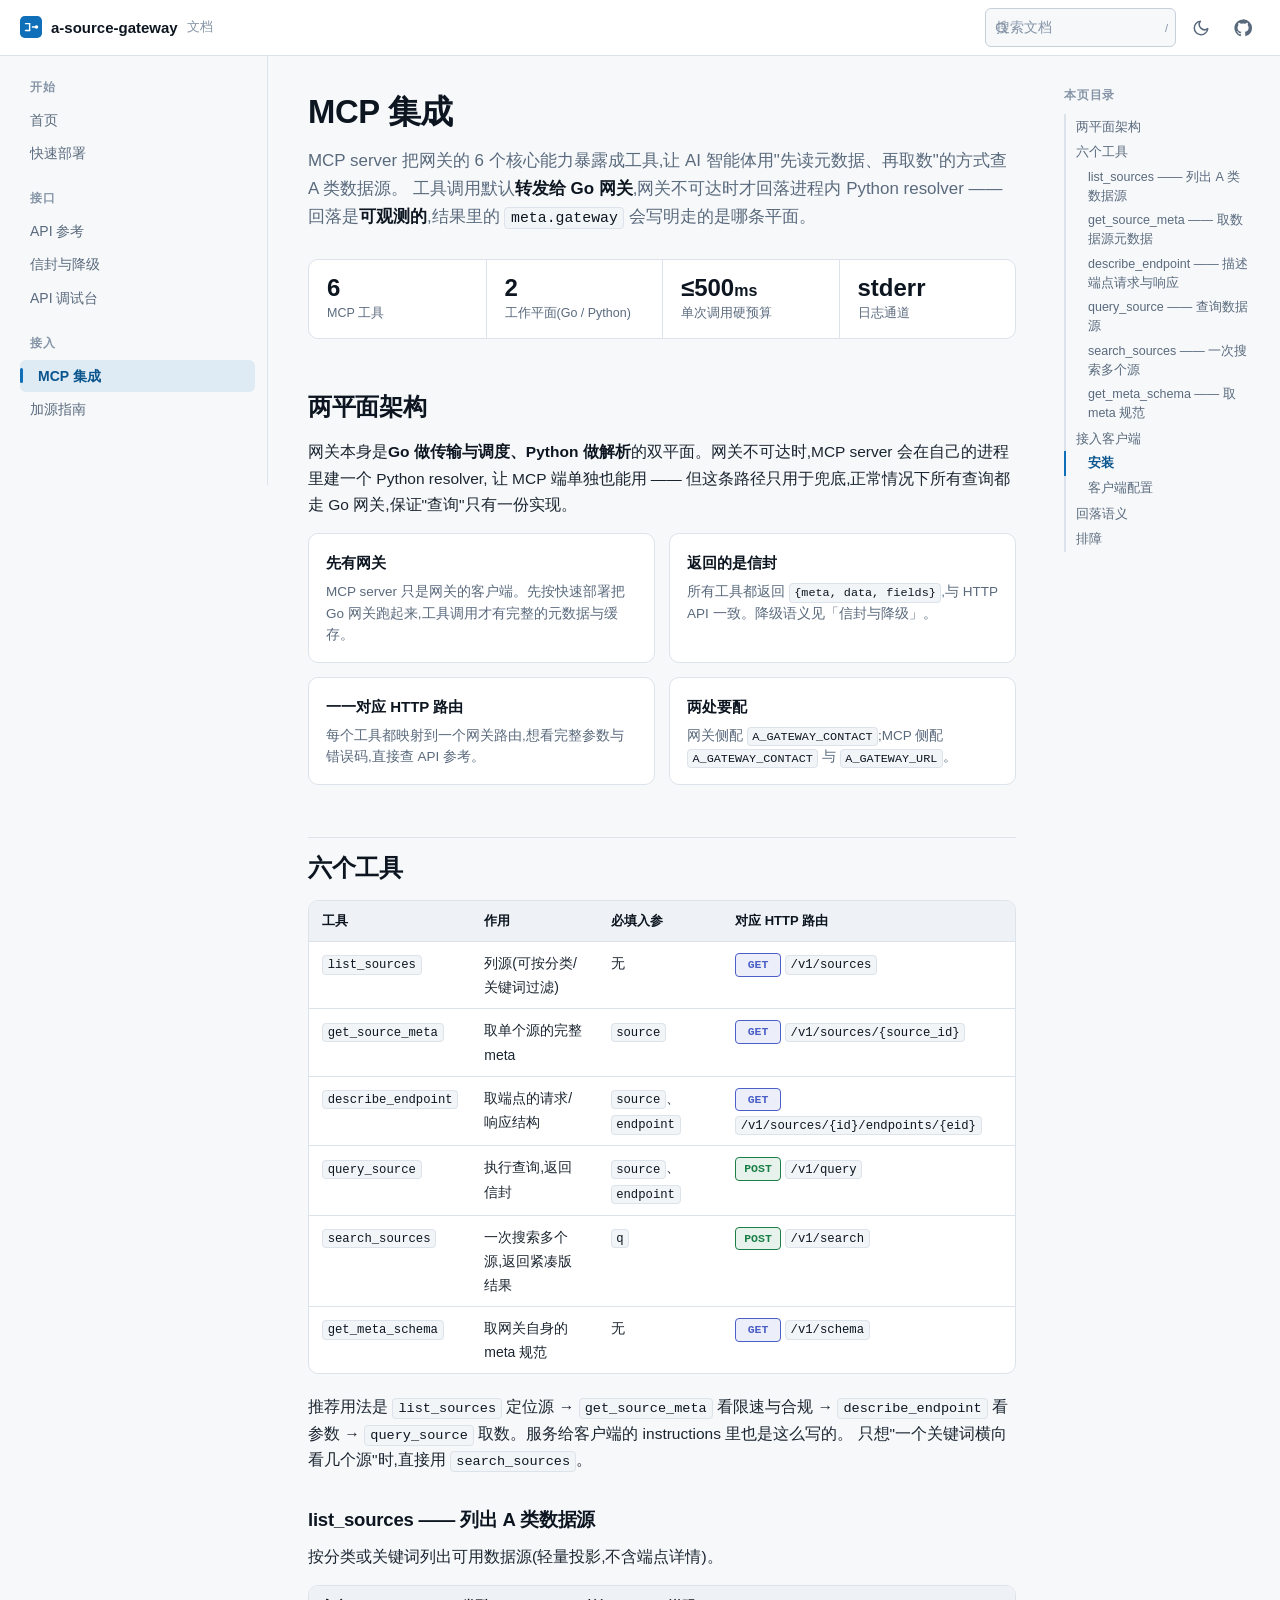
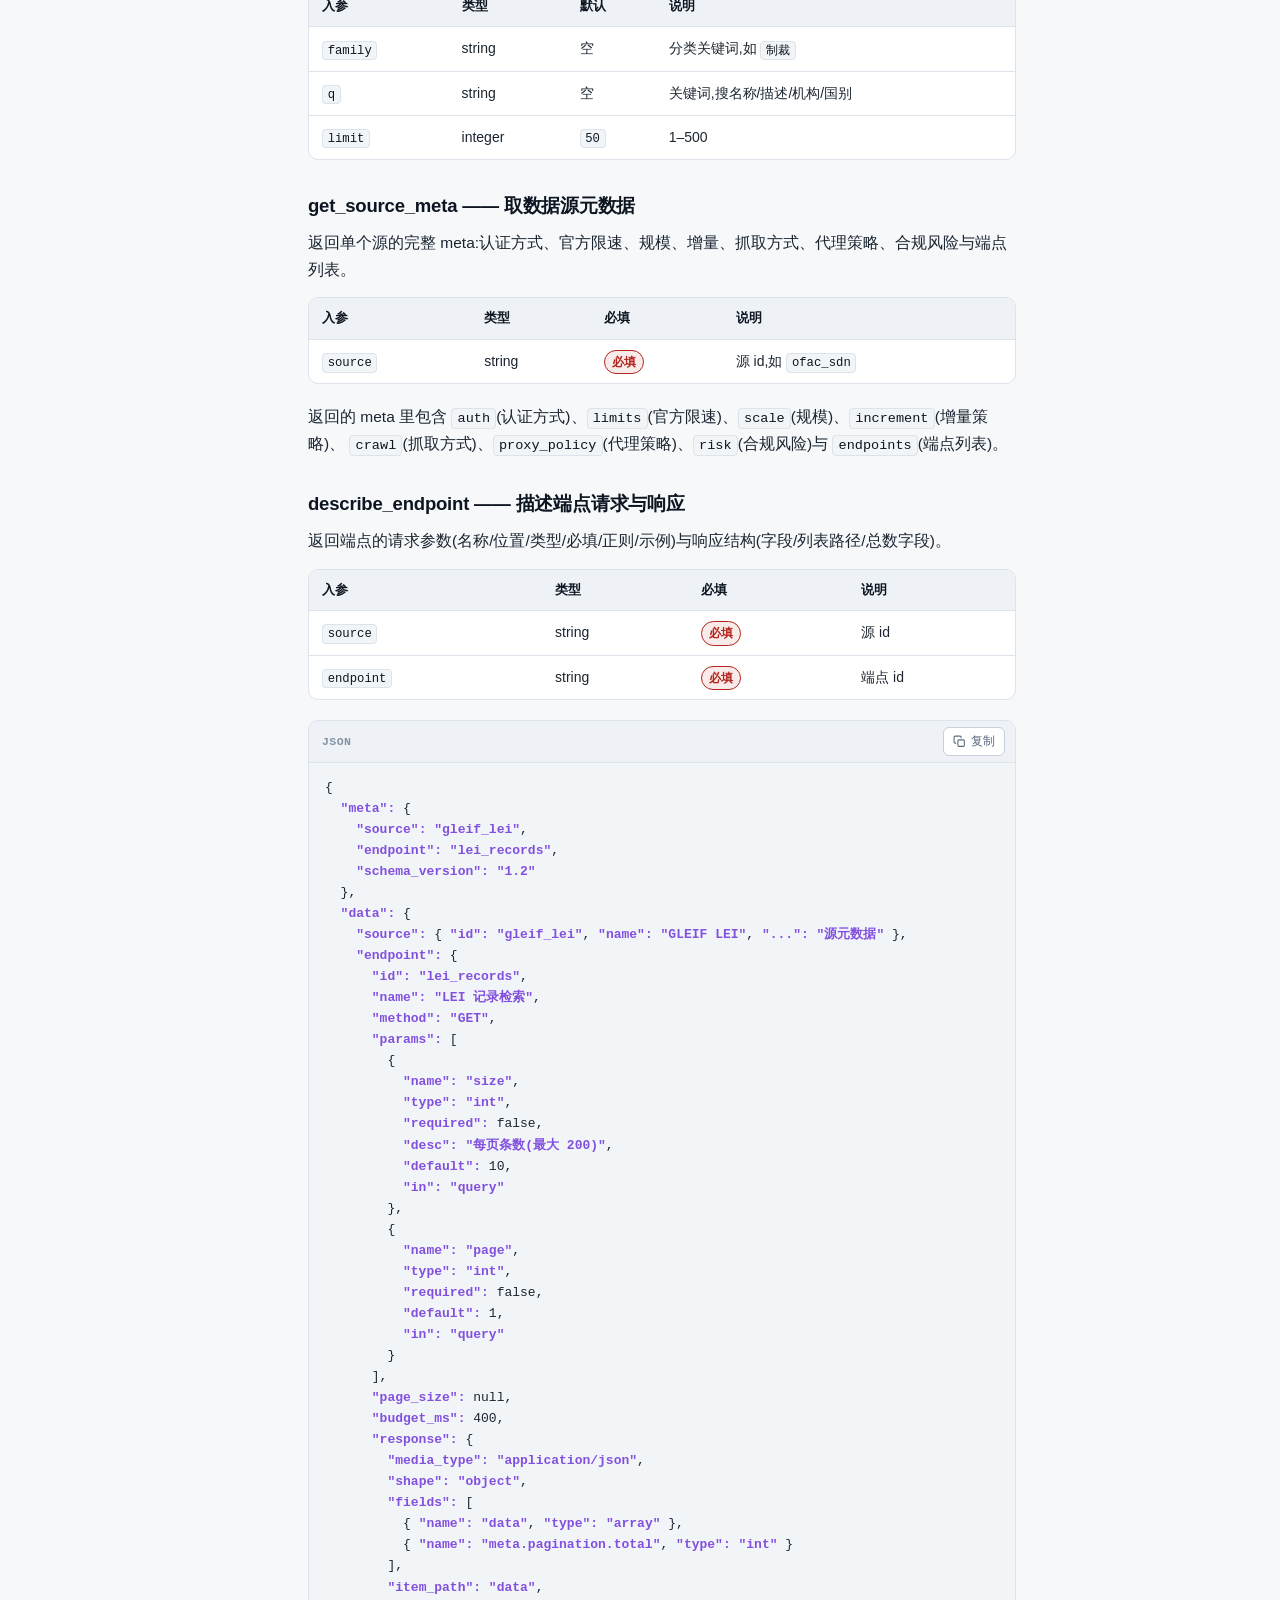
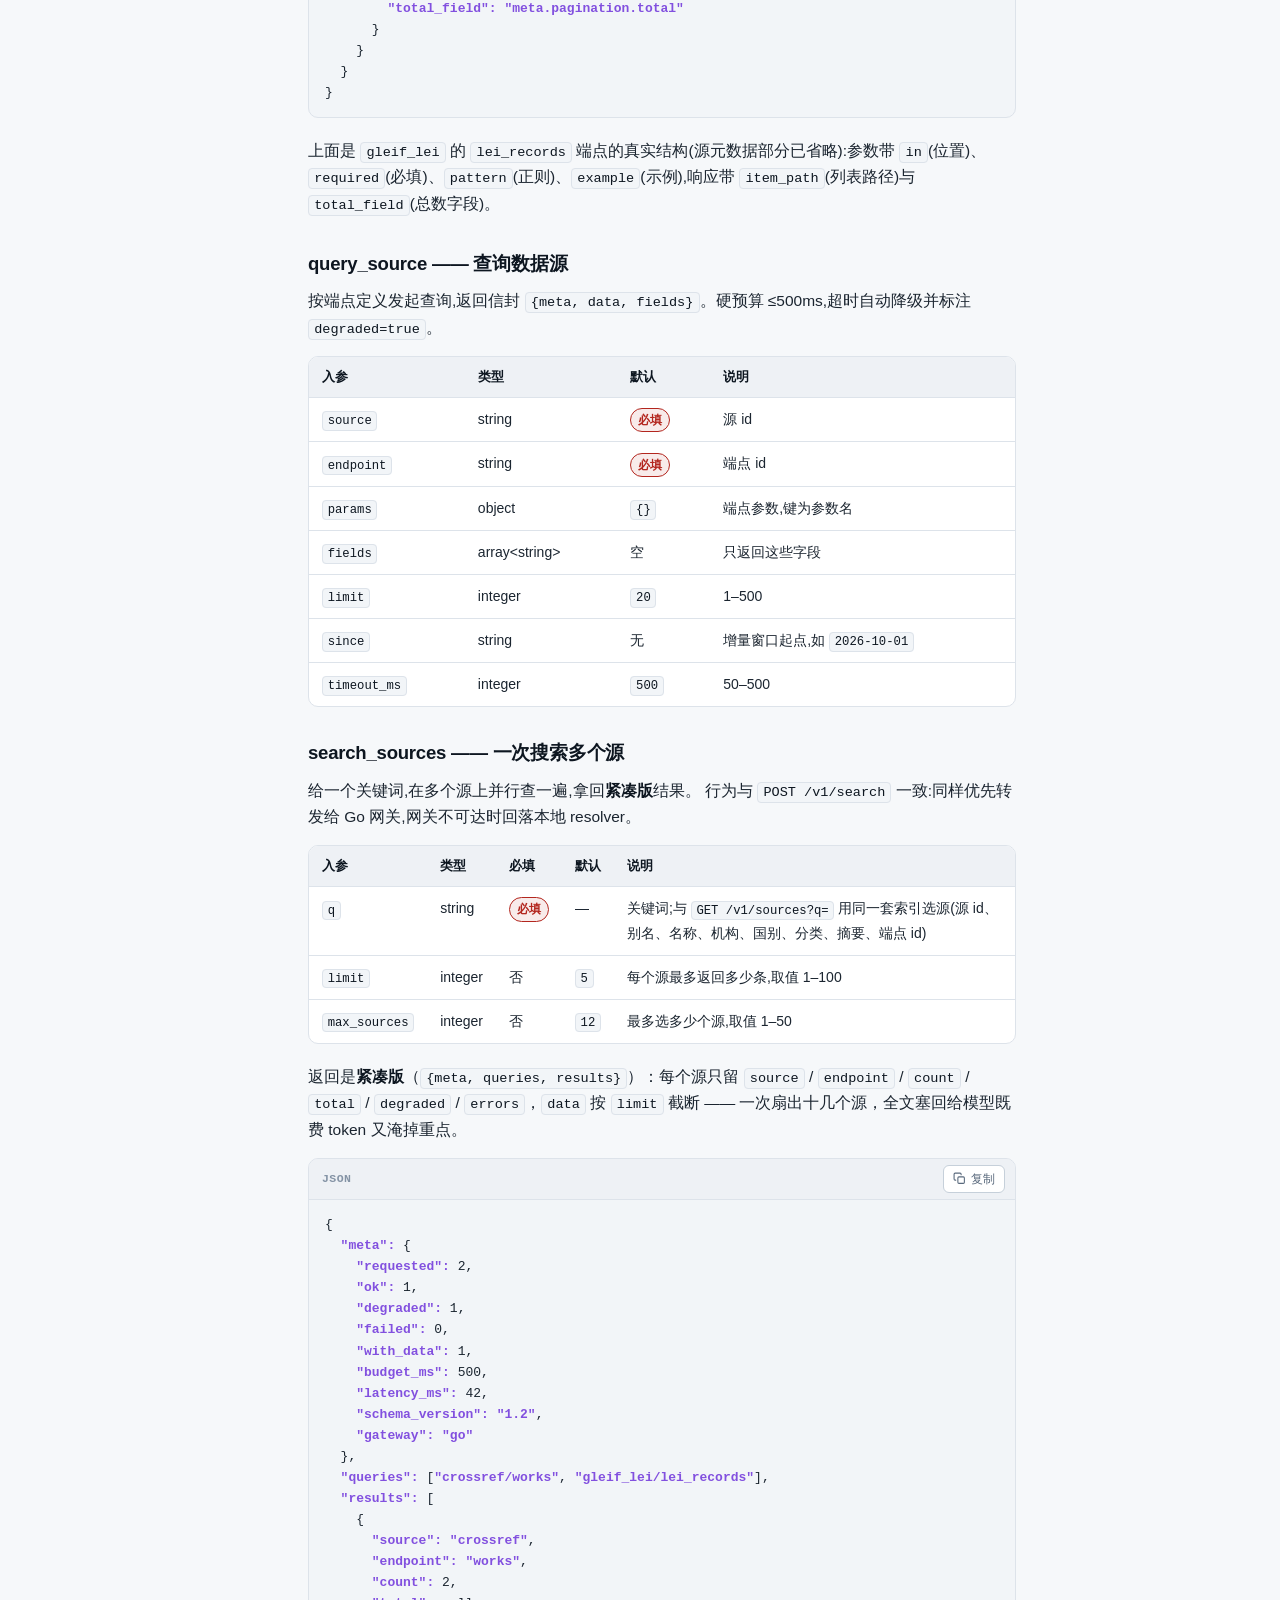
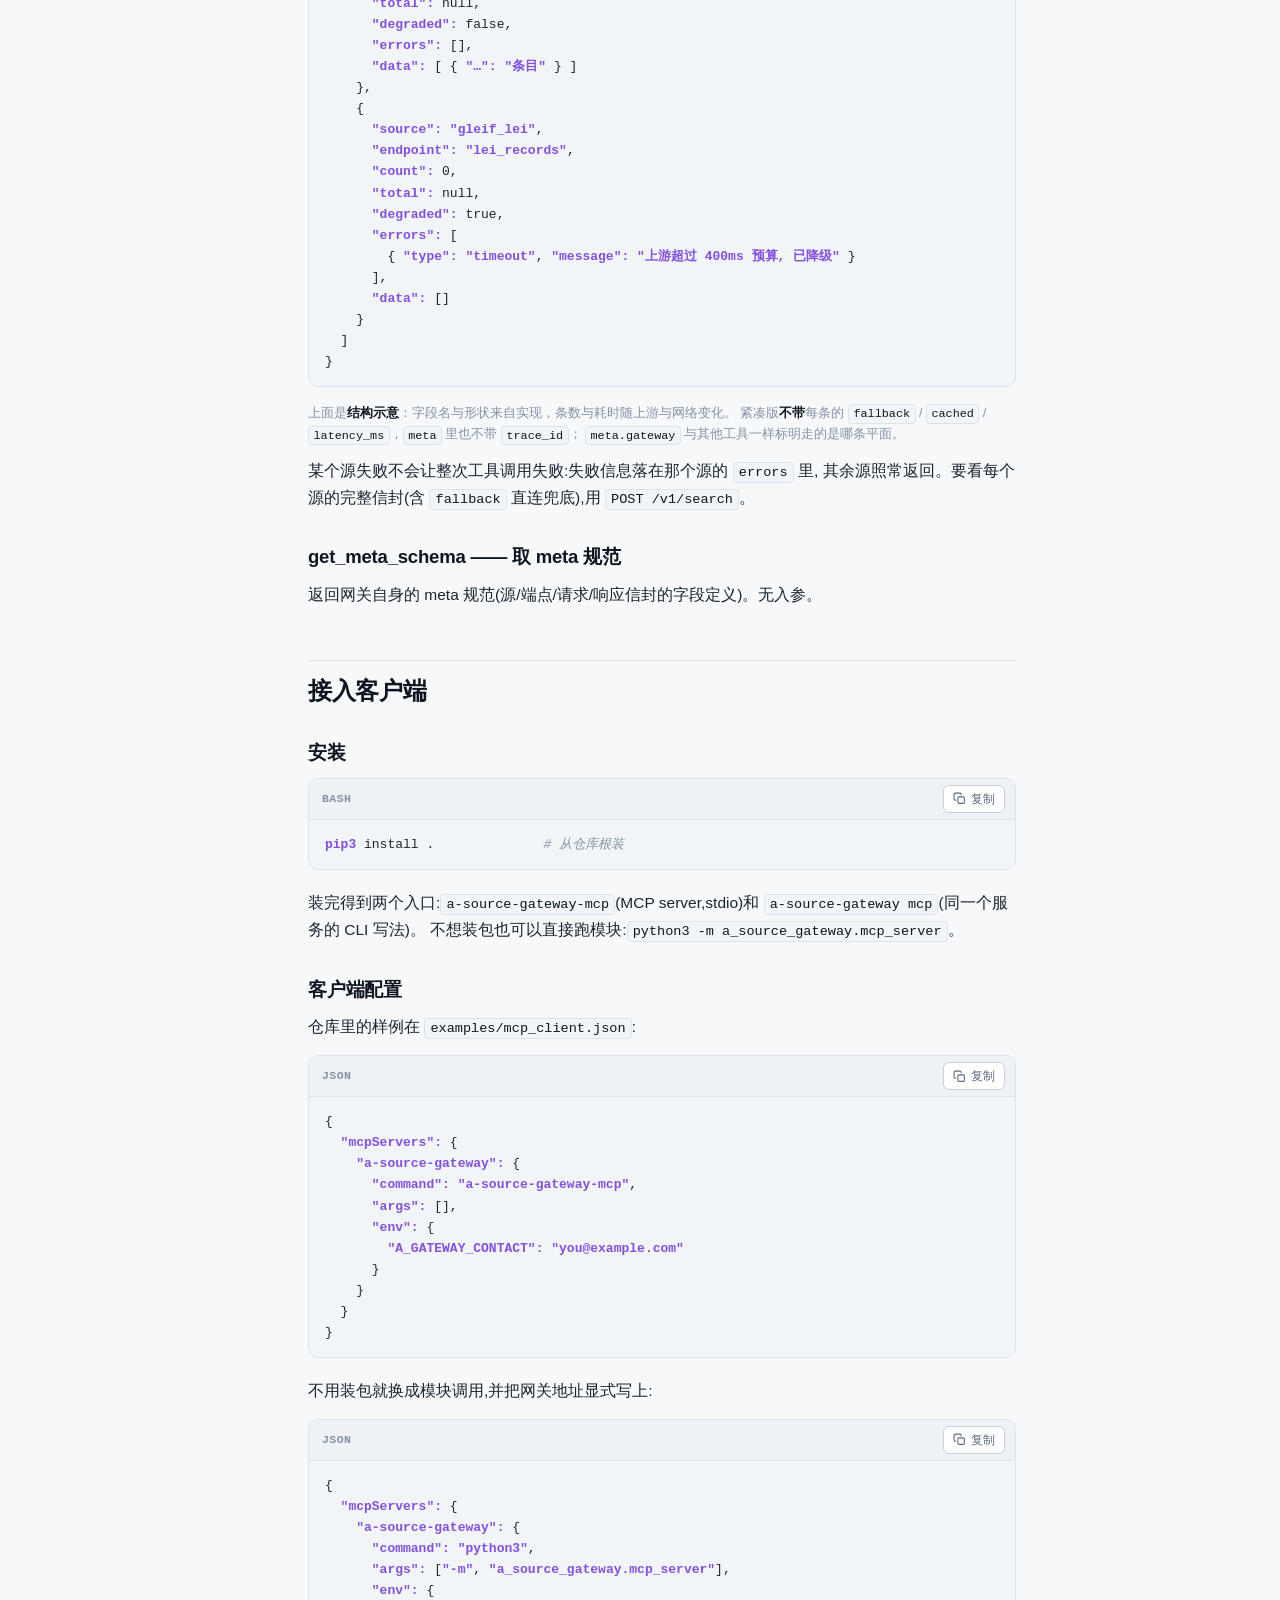
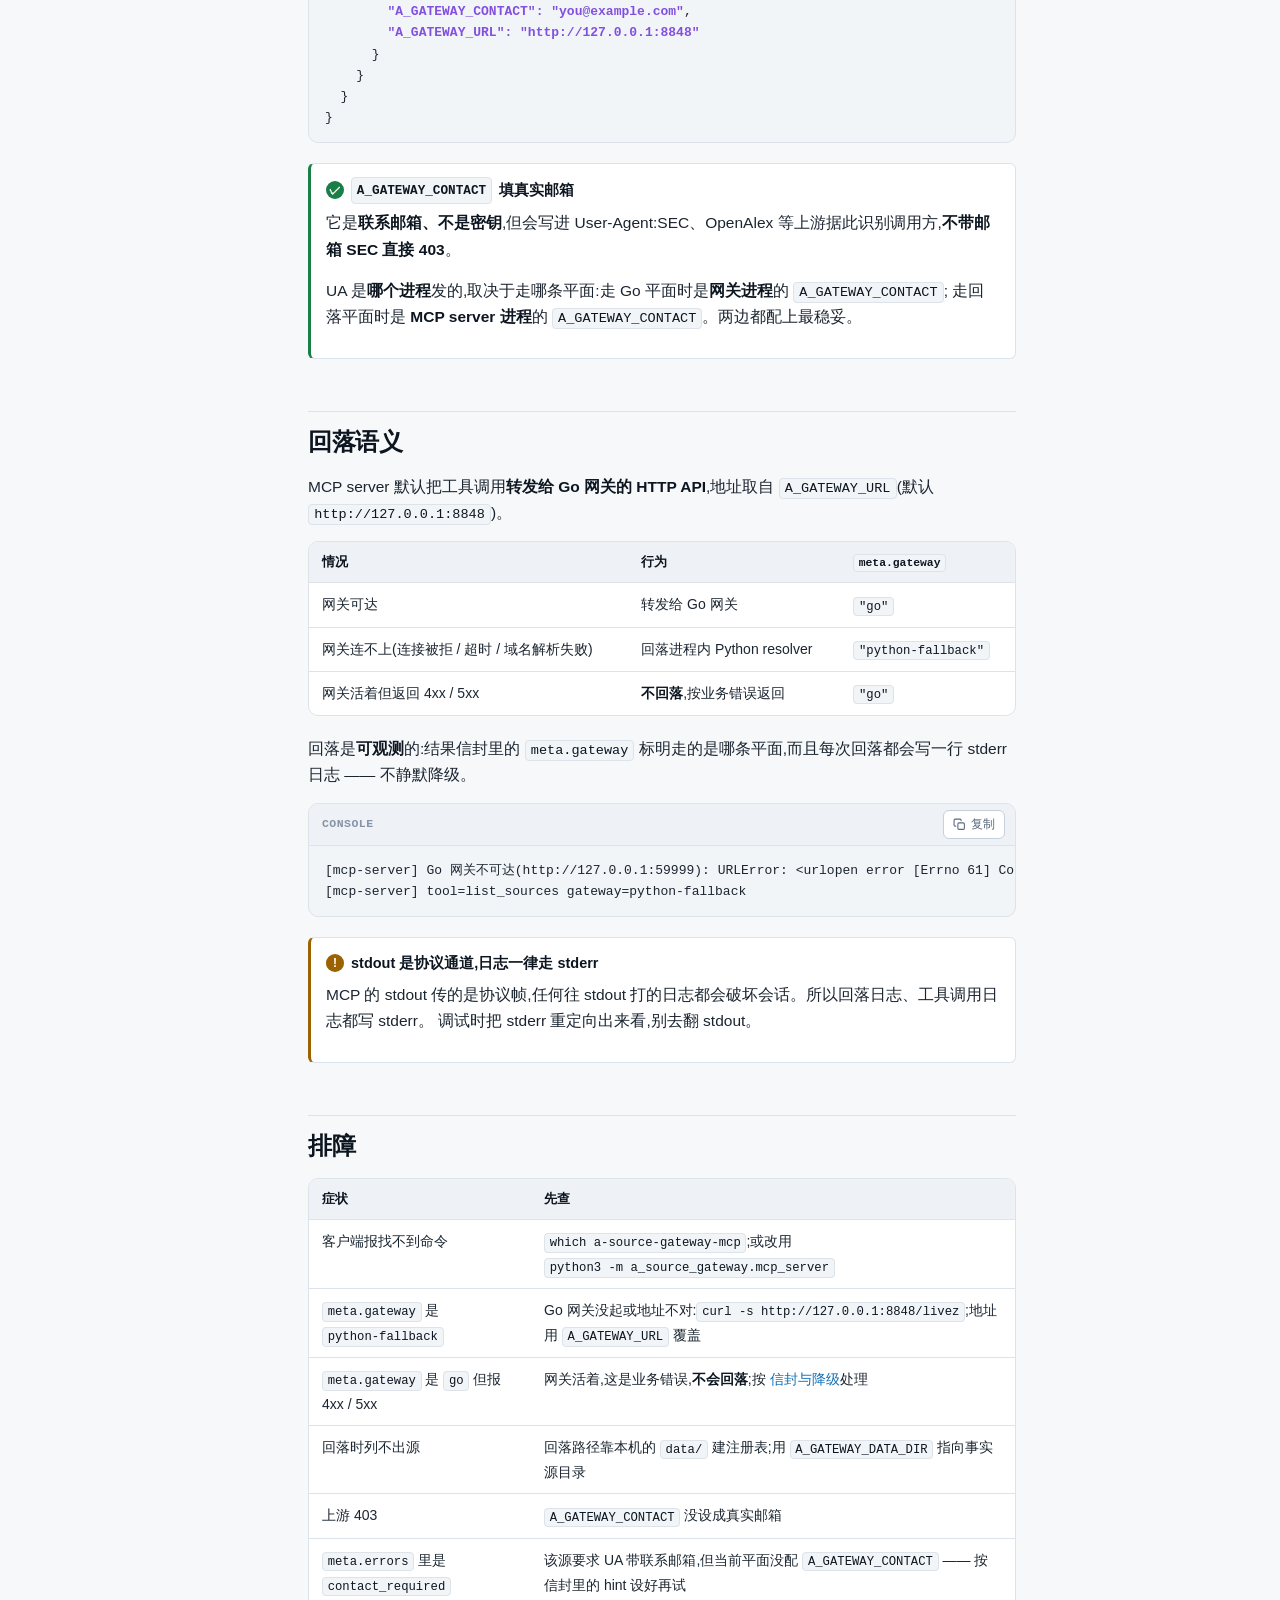
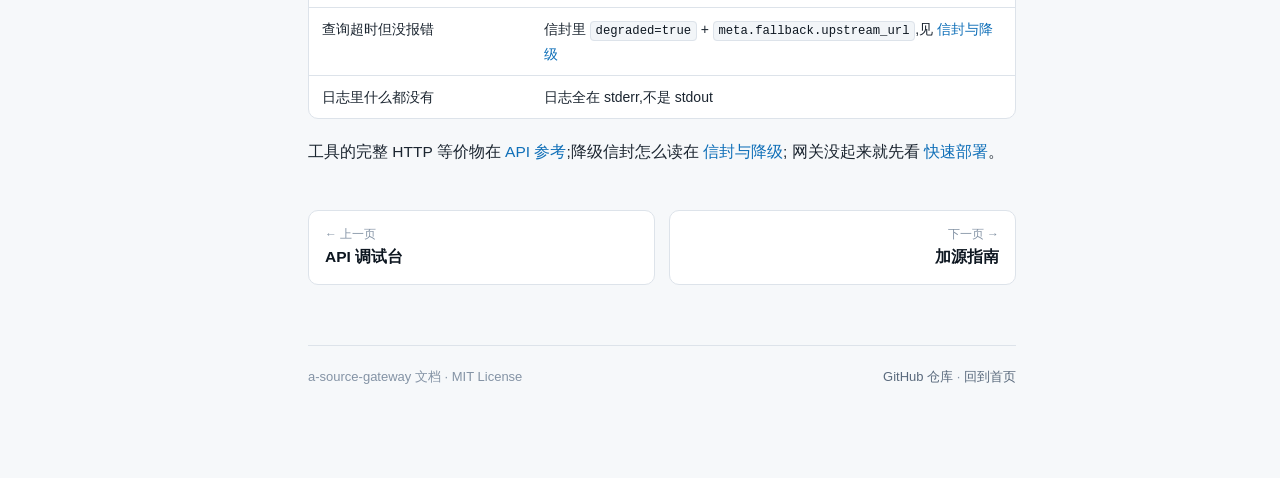
<file: site/mcp.html>
<!DOCTYPE html>
<html lang="zh-CN">
<head>
<meta charset="utf-8">
<meta name="viewport" content="width=device-width, initial-scale=1">
<title>MCP 集成 · a-source-gateway 文档</title>
<meta name="description" content="a-source-gateway 的 MCP server:6 个工具、客户端接入配置、A_GATEWAY_URL 与两平面回落语义(meta.gateway)、排障。">
<link rel="icon" href="assets/favicon.svg" type="image/svg+xml">
<link rel="stylesheet" href="assets/base.css">
</head>
<body>
<a class="skip-link" href="#main">跳到正文</a>

<header class="topbar">
  <button class="icon-btn nav-toggle" id="nav-toggle" type="button" aria-label="打开目录" aria-expanded="false">
    <svg viewBox="0 0 24 24" fill="none" stroke="currentColor" stroke-width="2" stroke-linecap="round" aria-hidden="true">
      <path d="M3 6h18M3 12h18M3 18h18"/>
    </svg>
  </button>
  <a class="brand" href="index.html">
    <svg width="22" height="22" viewBox="0 0 32 32" aria-hidden="true">
      <rect width="32" height="32" rx="7" fill="#0f6fb8"/>
      <g fill="none" stroke="#ffffff" stroke-width="2" stroke-linecap="round">
        <path d="M8 11h6M8 21h6M18 16h6"/><path d="M14 11v10"/>
      </g>
      <circle cx="24" cy="16" r="2.6" fill="#ffffff"/>
    </svg>
    <span>a-source-gateway</span>
    <span class="brand-sub">文档</span>
  </a>
  <span class="topbar-spacer"></span>
  <div class="topbar-actions">
    <div class="search-wrap">
      <svg class="search-icon" viewBox="0 0 24 24" fill="none" stroke="currentColor" stroke-width="2" stroke-linecap="round" aria-hidden="true">
        <circle cx="11" cy="11" r="7"/><path d="M20 20l-3.5-3.5"/>
      </svg>
      <input class="search-input" id="search-input" type="search" placeholder="搜索文档" aria-label="搜索文档" autocomplete="off">
      <span class="search-kbd">/</span>
      <div class="search-results" id="search-results" hidden></div>
    </div>
    <button class="icon-btn" id="theme-toggle" type="button" aria-label="切换主题"></button>
    <a class="icon-btn" href="https://github.com/hamr-hub/a-source-gateway" aria-label="GitHub 仓库" title="GitHub 仓库">
      <svg viewBox="0 0 24 24" fill="currentColor" aria-hidden="true">
        <path d="M12 .5a11.5 11.5 0 00-3.64 22.41c.58.1.79-.25.79-.56v-2.2c-3.2.7-3.88-1.38-3.88-1.38-.53-1.34-1.29-1.7-1.29-1.7-1.06-.72.08-.71.08-.71 1.17.08 1.78 1.2 1.78 1.2 1.04 1.79 2.73 1.27 3.4.97.1-.76.41-1.27.74-1.56-2.56-.29-5.25-1.28-5.25-5.7 0-1.26.45-2.29 1.19-3.1-.12-.29-.52-1.46.11-3.05 0 0 .97-.31 3.18 1.18a11 11 0 015.79 0c2.2-1.49 3.17-1.18 3.17-1.18.63 1.59.23 2.76.12 3.05.74.81 1.18 1.84 1.18 3.1 0 4.43-2.69 5.4-5.26 5.69.41.36.78 1.06.78 2.14v3.17c0 .31.21.67.8.56A11.5 11.5 0 0024 12.5 11.5 11.5 0 0012 .5z"/>
      </svg>
    </a>
  </div>
</header>

<div class="layout">
  <aside class="sidebar" id="sidebar">
    <nav class="nav-group">
      <div class="nav-group-title">开始</div>
      <a class="nav-link" href="index.html">首页</a>
      <a class="nav-link" href="quickstart.html">快速部署</a>
    </nav>
    <nav class="nav-group">
      <div class="nav-group-title">接口</div>
      <a class="nav-link" href="api.html">API 参考</a>
      <a class="nav-link" href="envelope.html">信封与降级</a>
      <a class="nav-link" href="debug.html">API 调试台</a>
    </nav>
    <nav class="nav-group">
      <div class="nav-group-title">接入</div>
      <a class="nav-link" href="mcp.html">MCP 集成</a>
      <a class="nav-link" href="adding-source.html">加源指南</a>
    </nav>
  </aside>

  <main class="content" id="main">
    <div class="doc">

      <h1>MCP 集成</h1>
      <p class="lede">
        MCP server 把网关的 6 个核心能力暴露成工具,让 AI 智能体用"先读元数据、再取数"的方式查 A 类数据源。
        工具调用默认<strong>转发给 Go 网关</strong>,网关不可达时才回落进程内 Python resolver ——
        回落是<strong>可观测的</strong>,结果里的 <code>meta.gateway</code> 会写明走的是哪条平面。
      </p>

      <div class="stats">
        <div class="stat"><div class="stat-num">6</div><div class="stat-label">MCP 工具</div></div>
        <div class="stat"><div class="stat-num">2</div><div class="stat-label">工作平面(Go / Python)</div></div>
        <div class="stat"><div class="stat-num">≤500<span style="font-size:1rem">ms</span></div><div class="stat-label">单次调用硬预算</div></div>
        <div class="stat"><div class="stat-num">stderr</div><div class="stat-label">日志通道</div></div>
      </div>

      <h2>两平面架构</h2>
      <p>
        网关本身是<strong>Go 做传输与调度、Python 做解析</strong>的双平面。网关不可达时,MCP server 会在自己的进程里建一个 Python resolver,
        让 MCP 端单独也能用 —— 但这条路径只用于兜底,正常情况下所有查询都走 Go 网关,保证"查询"只有一份实现。
      </p>
      <div class="card-grid">
        <a class="card" href="quickstart.html">
          <div class="card-title">先有网关</div>
          <div class="card-desc">MCP server 只是网关的客户端。先按快速部署把 Go 网关跑起来,工具调用才有完整的元数据与缓存。</div>
        </a>
        <a class="card" href="envelope.html">
          <div class="card-title">返回的是信封</div>
          <div class="card-desc">所有工具都返回 <code>{meta, data, fields}</code>,与 HTTP API 一致。降级语义见「信封与降级」。</div>
        </a>
        <a class="card" href="api.html">
          <div class="card-title">一一对应 HTTP 路由</div>
          <div class="card-desc">每个工具都映射到一个网关路由,想看完整参数与错误码,直接查 API 参考。</div>
        </a>
        <a class="card" href="quickstart.html#配置变量">
          <div class="card-title">两处要配</div>
          <div class="card-desc">网关侧配 <code>A_GATEWAY_CONTACT</code>;MCP 侧配 <code>A_GATEWAY_CONTACT</code> 与 <code>A_GATEWAY_URL</code>。</div>
        </a>
      </div>

      <h2>六个工具</h2>
      <div class="table-wrap">
        <table>
          <thead>
            <tr><th>工具</th><th>作用</th><th>必填入参</th><th>对应 HTTP 路由</th></tr>
          </thead>
          <tbody>
            <tr><td><code>list_sources</code></td><td>列源(可按分类/关键词过滤)</td><td>无</td><td><span class="method get">GET</span> <code>/v1/sources</code></td></tr>
            <tr><td><code>get_source_meta</code></td><td>取单个源的完整 meta</td><td><code>source</code></td><td><span class="method get">GET</span> <code>/v1/sources/{source_id}</code></td></tr>
            <tr><td><code>describe_endpoint</code></td><td>取端点的请求/响应结构</td><td><code>source</code>、<code>endpoint</code></td><td><span class="method get">GET</span> <code>/v1/sources/{id}/endpoints/{eid}</code></td></tr>
            <tr><td><code>query_source</code></td><td>执行查询,返回信封</td><td><code>source</code>、<code>endpoint</code></td><td><span class="method post">POST</span> <code>/v1/query</code></td></tr>
            <tr><td><code>search_sources</code></td><td>一次搜索多个源,返回紧凑版结果</td><td><code>q</code></td><td><span class="method post">POST</span> <code>/v1/search</code></td></tr>
            <tr><td><code>get_meta_schema</code></td><td>取网关自身的 meta 规范</td><td>无</td><td><span class="method get">GET</span> <code>/v1/schema</code></td></tr>
          </tbody>
        </table>
      </div>
      <p style="margin-top:18px">
        推荐用法是 <code>list_sources</code> 定位源 → <code>get_source_meta</code> 看限速与合规 → <code>describe_endpoint</code> 看参数 →
        <code>query_source</code> 取数。服务给客户端的 instructions 里也是这么写的。
        只想"一个关键词横向看几个源"时,直接用 <code>search_sources</code>。
      </p>

      <h3>list_sources —— 列出 A 类数据源</h3>
      <p>按分类或关键词列出可用数据源(轻量投影,不含端点详情)。</p>
      <div class="table-wrap">
        <table>
          <thead>
            <tr><th>入参</th><th>类型</th><th>默认</th><th>说明</th></tr>
          </thead>
          <tbody>
            <tr><td><code>family</code></td><td>string</td><td>空</td><td>分类关键词,如 <code>制裁</code></td></tr>
            <tr><td><code>q</code></td><td>string</td><td>空</td><td>关键词,搜名称/描述/机构/国别</td></tr>
            <tr><td><code>limit</code></td><td>integer</td><td><code>50</code></td><td>1–500</td></tr>
          </tbody>
        </table>
      </div>

      <h3>get_source_meta —— 取数据源元数据</h3>
      <p>返回单个源的完整 meta:认证方式、官方限速、规模、增量、抓取方式、代理策略、合规风险与端点列表。</p>
      <div class="table-wrap">
        <table>
          <thead>
            <tr><th>入参</th><th>类型</th><th>必填</th><th>说明</th></tr>
          </thead>
          <tbody>
            <tr><td><code>source</code></td><td>string</td><td><span class="badge danger">必填</span></td><td>源 id,如 <code>ofac_sdn</code></td></tr>
          </tbody>
        </table>
      </div>
      <p>
        返回的 meta 里包含 <code>auth</code>(认证方式)、<code>limits</code>(官方限速)、<code>scale</code>(规模)、<code>increment</code>(增量策略)、
        <code>crawl</code>(抓取方式)、<code>proxy_policy</code>(代理策略)、<code>risk</code>(合规风险)与 <code>endpoints</code>(端点列表)。
      </p>

      <h3>describe_endpoint —— 描述端点请求与响应</h3>
      <p>返回端点的请求参数(名称/位置/类型/必填/正则/示例)与响应结构(字段/列表路径/总数字段)。</p>
      <div class="table-wrap">
        <table>
          <thead>
            <tr><th>入参</th><th>类型</th><th>必填</th><th>说明</th></tr>
          </thead>
          <tbody>
            <tr><td><code>source</code></td><td>string</td><td><span class="badge danger">必填</span></td><td>源 id</td></tr>
            <tr><td><code>endpoint</code></td><td>string</td><td><span class="badge danger">必填</span></td><td>端点 id</td></tr>
          </tbody>
        </table>
      </div>
      <div class="code-block">
        <div class="code-head"><span class="code-lang">json</span></div>
        <pre><code>{
  "meta": {
    "source": "gleif_lei",
    "endpoint": "lei_records",
    "schema_version": "1.2"
  },
  "data": {
    "source": { "id": "gleif_lei", "name": "GLEIF LEI", "...": "源元数据" },
    "endpoint": {
      "id": "lei_records",
      "name": "LEI 记录检索",
      "method": "GET",
      "params": [
        {
          "name": "size",
          "type": "int",
          "required": false,
          "desc": "每页条数(最大 200)",
          "default": 10,
          "in": "query"
        },
        {
          "name": "page",
          "type": "int",
          "required": false,
          "default": 1,
          "in": "query"
        }
      ],
      "page_size": null,
      "budget_ms": 400,
      "response": {
        "media_type": "application/json",
        "shape": "object",
        "fields": [
          { "name": "data", "type": "array" },
          { "name": "meta.pagination.total", "type": "int" }
        ],
        "item_path": "data",
        "total_field": "meta.pagination.total"
      }
    }
  }
}
</code></pre>
      </div>
      <p>上面是 <code>gleif_lei</code> 的 <code>lei_records</code> 端点的真实结构(源元数据部分已省略):参数带 <code>in</code>(位置)、<code>required</code>(必填)、<code>pattern</code>(正则)、<code>example</code>(示例),响应带 <code>item_path</code>(列表路径)与 <code>total_field</code>(总数字段)。</p>

      <h3>query_source —— 查询数据源</h3>
      <p>
        按端点定义发起查询,返回信封 <code>{meta, data, fields}</code>。硬预算 ≤500ms,超时自动降级并标注 <code>degraded=true</code>。
      </p>
      <div class="table-wrap">
        <table>
          <thead>
            <tr><th>入参</th><th>类型</th><th>默认</th><th>说明</th></tr>
          </thead>
          <tbody>
            <tr><td><code>source</code></td><td>string</td><td><span class="badge danger">必填</span></td><td>源 id</td></tr>
            <tr><td><code>endpoint</code></td><td>string</td><td><span class="badge danger">必填</span></td><td>端点 id</td></tr>
            <tr><td><code>params</code></td><td>object</td><td><code>{}</code></td><td>端点参数,键为参数名</td></tr>
            <tr><td><code>fields</code></td><td>array&lt;string&gt;</td><td>空</td><td>只返回这些字段</td></tr>
            <tr><td><code>limit</code></td><td>integer</td><td><code>20</code></td><td>1–500</td></tr>
            <tr><td><code>since</code></td><td>string</td><td>无</td><td>增量窗口起点,如 <code>2026-10-01</code></td></tr>
            <tr><td><code>timeout_ms</code></td><td>integer</td><td><code>500</code></td><td>50–500</td></tr>
          </tbody>
        </table>
      </div>

      <h3>search_sources —— 一次搜索多个源</h3>
      <p>
        给一个关键词,在多个源上并行查一遍,拿回<strong>紧凑版</strong>结果。
        行为与 <code>POST /v1/search</code> 一致:同样优先转发给 Go 网关,网关不可达时回落本地 resolver。
      </p>
      <div class="table-wrap">
        <table>
          <thead>
            <tr><th>入参</th><th>类型</th><th>必填</th><th>默认</th><th>说明</th></tr>
          </thead>
          <tbody>
            <tr><td><code>q</code></td><td>string</td><td><span class="badge danger">必填</span></td><td>—</td><td>关键词;与 <code>GET /v1/sources?q=</code> 用同一套索引选源(源 id、别名、名称、机构、国别、分类、摘要、端点 id)</td></tr>
            <tr><td><code>limit</code></td><td>integer</td><td>否</td><td><code>5</code></td><td>每个源最多返回多少条,取值 1–100</td></tr>
            <tr><td><code>max_sources</code></td><td>integer</td><td>否</td><td><code>12</code></td><td>最多选多少个源,取值 1–50</td></tr>
          </tbody>
        </table>
      </div>
      <p>
        返回是<strong>紧凑版</strong>（<code>{meta, queries, results}</code>）：每个源只留
        <code>source</code> / <code>endpoint</code> / <code>count</code> / <code>total</code> /
        <code>degraded</code> / <code>errors</code>，<code>data</code> 按 <code>limit</code> 截断 ——
        一次扇出十几个源，全文塞回给模型既费 token 又淹掉重点。
      </p>
      <div class="code-block">
        <div class="code-head"><span class="code-lang">json</span></div>
        <pre><code>{
  "meta": {
    "requested": 2,
    "ok": 1,
    "degraded": 1,
    "failed": 0,
    "with_data": 1,
    "budget_ms": 500,
    "latency_ms": 42,
    "schema_version": "1.2",
    "gateway": "go"
  },
  "queries": ["crossref/works", "gleif_lei/lei_records"],
  "results": [
    {
      "source": "crossref",
      "endpoint": "works",
      "count": 2,
      "total": null,
      "degraded": false,
      "errors": [],
      "data": [ { "…": "条目" } ]
    },
    {
      "source": "gleif_lei",
      "endpoint": "lei_records",
      "count": 0,
      "total": null,
      "degraded": true,
      "errors": [
        { "type": "timeout", "message": "上游超过 400ms 预算, 已降级" }
      ],
      "data": []
    }
  ]
}
</code></pre>
      </div>
      <p class="inline-hint">
        上面是<strong>结构示意</strong>：字段名与形状来自实现，条数与耗时随上游与网络变化。
        紧凑版<strong>不带</strong>每条的 <code>fallback</code> / <code>cached</code> /
        <code>latency_ms</code>，<code>meta</code> 里也不带 <code>trace_id</code>；
        <code>meta.gateway</code> 与其他工具一样标明走的是哪条平面。
      </p>
      <p>
        某个源失败不会让整次工具调用失败:失败信息落在那个源的 <code>errors</code> 里,
        其余源照常返回。要看每个源的完整信封(含 <code>fallback</code> 直连兜底),用
        <code>POST /v1/search</code>。
      </p>

      <h3>get_meta_schema —— 取 meta 规范</h3>
      <p>返回网关自身的 meta 规范(源/端点/请求/响应信封的字段定义)。无入参。</p>

      <h2>接入客户端</h2>

      <h3>安装</h3>
      <div class="code-block">
        <div class="code-head"><span class="code-lang">bash</span></div>
        <pre><code>pip3 install .              # 从仓库根装
</code></pre>
      </div>
      <p>
        装完得到两个入口:<code>a-source-gateway-mcp</code>(MCP server,stdio)和 <code>a-source-gateway mcp</code>(同一个服务的 CLI 写法)。
        不想装包也可以直接跑模块:<code>python3 -m a_source_gateway.mcp_server</code>。
      </p>

      <h3>客户端配置</h3>
      <p>仓库里的样例在 <code>examples/mcp_client.json</code>:</p>
      <div class="code-block">
        <div class="code-head"><span class="code-lang">json</span></div>
        <pre><code>{
  "mcpServers": {
    "a-source-gateway": {
      "command": "a-source-gateway-mcp",
      "args": [],
      "env": {
        "A_GATEWAY_CONTACT": "you@example.com"
      }
    }
  }
}
</code></pre>
      </div>
      <p>不用装包就换成模块调用,并把网关地址显式写上:</p>
      <div class="code-block">
        <div class="code-head"><span class="code-lang">json</span></div>
        <pre><code>{
  "mcpServers": {
    "a-source-gateway": {
      "command": "python3",
      "args": ["-m", "a_source_gateway.mcp_server"],
      "env": {
        "A_GATEWAY_CONTACT": "you@example.com",
        "A_GATEWAY_URL": "http://127.0.0.1:8848"
      }
    }
  }
}
</code></pre>
      </div>
      <div class="callout tip">
        <div class="callout-title"><span class="callout-icon">✓</span><code>A_GATEWAY_CONTACT</code> 填真实邮箱</div>
        <div class="callout-body">
          <p>
            它是<strong>联系邮箱、不是密钥</strong>,但会写进 User-Agent:SEC、OpenAlex 等上游据此识别调用方,<strong>不带邮箱 SEC 直接 403</strong>。
          </p>
          <p>
            UA 是<strong>哪个进程</strong>发的,取决于走哪条平面:走 Go 平面时是<strong>网关进程</strong>的 <code>A_GATEWAY_CONTACT</code>;
            走回落平面时是 <strong>MCP server 进程</strong>的 <code>A_GATEWAY_CONTACT</code>。两边都配上最稳妥。
          </p>
        </div>
      </div>

      <h2>回落语义</h2>
      <p>
        MCP server 默认把工具调用<strong>转发给 Go 网关的 HTTP API</strong>,地址取自 <code>A_GATEWAY_URL</code>(默认 <code>http://127.0.0.1:8848</code>)。
      </p>
      <div class="table-wrap">
        <table>
          <thead>
            <tr><th>情况</th><th>行为</th><th><code>meta.gateway</code></th></tr>
          </thead>
          <tbody>
            <tr><td>网关可达</td><td>转发给 Go 网关</td><td><code>"go"</code></td></tr>
            <tr><td>网关连不上(连接被拒 / 超时 / 域名解析失败)</td><td>回落进程内 Python resolver</td><td><code>"python-fallback"</code></td></tr>
            <tr><td>网关活着但返回 4xx / 5xx</td><td><strong>不回落</strong>,按业务错误返回</td><td><code>"go"</code></td></tr>
          </tbody>
        </table>
      </div>
      <p>
        回落是<strong>可观测</strong>的:结果信封里的 <code>meta.gateway</code> 标明走的是哪条平面,而且每次回落都会写一行 stderr 日志 —— 不静默降级。
      </p>
      <div class="code-block">
        <div class="code-head"><span class="code-lang">console</span></div>
        <pre><code>[mcp-server] Go 网关不可达(http://127.0.0.1:59999): URLError: &lt;urlopen error [Errno 61] Connection refused&gt;; 回落到本地 Python resolver
[mcp-server] tool=list_sources gateway=python-fallback
</code></pre>
      </div>
      <div class="callout warn">
        <div class="callout-title"><span class="callout-icon">!</span>stdout 是协议通道,日志一律走 stderr</div>
        <div class="callout-body">
          <p>
            MCP 的 stdout 传的是协议帧,任何往 stdout 打的日志都会破坏会话。所以回落日志、工具调用日志都写 stderr。
            调试时把 stderr 重定向出来看,别去翻 stdout。
          </p>
        </div>
      </div>

      <h2>排障</h2>
      <div class="table-wrap">
        <table>
          <thead>
            <tr><th>症状</th><th>先查</th></tr>
          </thead>
          <tbody>
            <tr><td>客户端报找不到命令</td><td><code>which a-source-gateway-mcp</code>;或改用 <code>python3 -m a_source_gateway.mcp_server</code></td></tr>
            <tr><td><code>meta.gateway</code> 是 <code>python-fallback</code></td><td>Go 网关没起或地址不对:<code>curl -s http://127.0.0.1:8848/livez</code>;地址用 <code>A_GATEWAY_URL</code> 覆盖</td></tr>
            <tr><td><code>meta.gateway</code> 是 <code>go</code> 但报 4xx / 5xx</td><td>网关活着,这是业务错误,<strong>不会回落</strong>;按 <a href="envelope.html">信封与降级</a>处理</td></tr>
            <tr><td>回落时列不出源</td><td>回落路径靠本机的 <code>data/</code> 建注册表;用 <code>A_GATEWAY_DATA_DIR</code> 指向事实源目录</td></tr>
            <tr><td>上游 403</td><td><code>A_GATEWAY_CONTACT</code> 没设成真实邮箱</td></tr>
            <tr><td><code>meta.errors</code> 里是 <code>contact_required</code></td><td>该源要求 UA 带联系邮箱,但当前平面没配 <code>A_GATEWAY_CONTACT</code> —— 按信封里的 hint 设好再试</td></tr>
            <tr><td>查询超时但没报错</td><td>信封里 <code>degraded=true</code> + <code>meta.fallback.upstream_url</code>,见 <a href="envelope.html">信封与降级</a></td></tr>
            <tr><td>日志里什么都没有</td><td>日志全在 stderr,不是 stdout</td></tr>
          </tbody>
        </table>
      </div>

      <p style="margin-top:18px">
        工具的完整 HTTP 等价物在 <a href="api.html">API 参考</a>;降级信封怎么读在 <a href="envelope.html">信封与降级</a>;
        网关没起来就先看 <a href="quickstart.html">快速部署</a>。
      </p>

    </div>

    <nav class="pager" id="pager"></nav>

    <footer class="page-footer">
      <span>a-source-gateway 文档 · MIT License</span>
      <span><a href="https://github.com/hamr-hub/a-source-gateway">GitHub 仓库</a> · <a href="index.html">回到首页</a></span>
    </footer>
  </main>

  <nav class="toc" id="toc"></nav>
</div>

<script src="assets/site.js"></script>
</body>
</html>
</file>
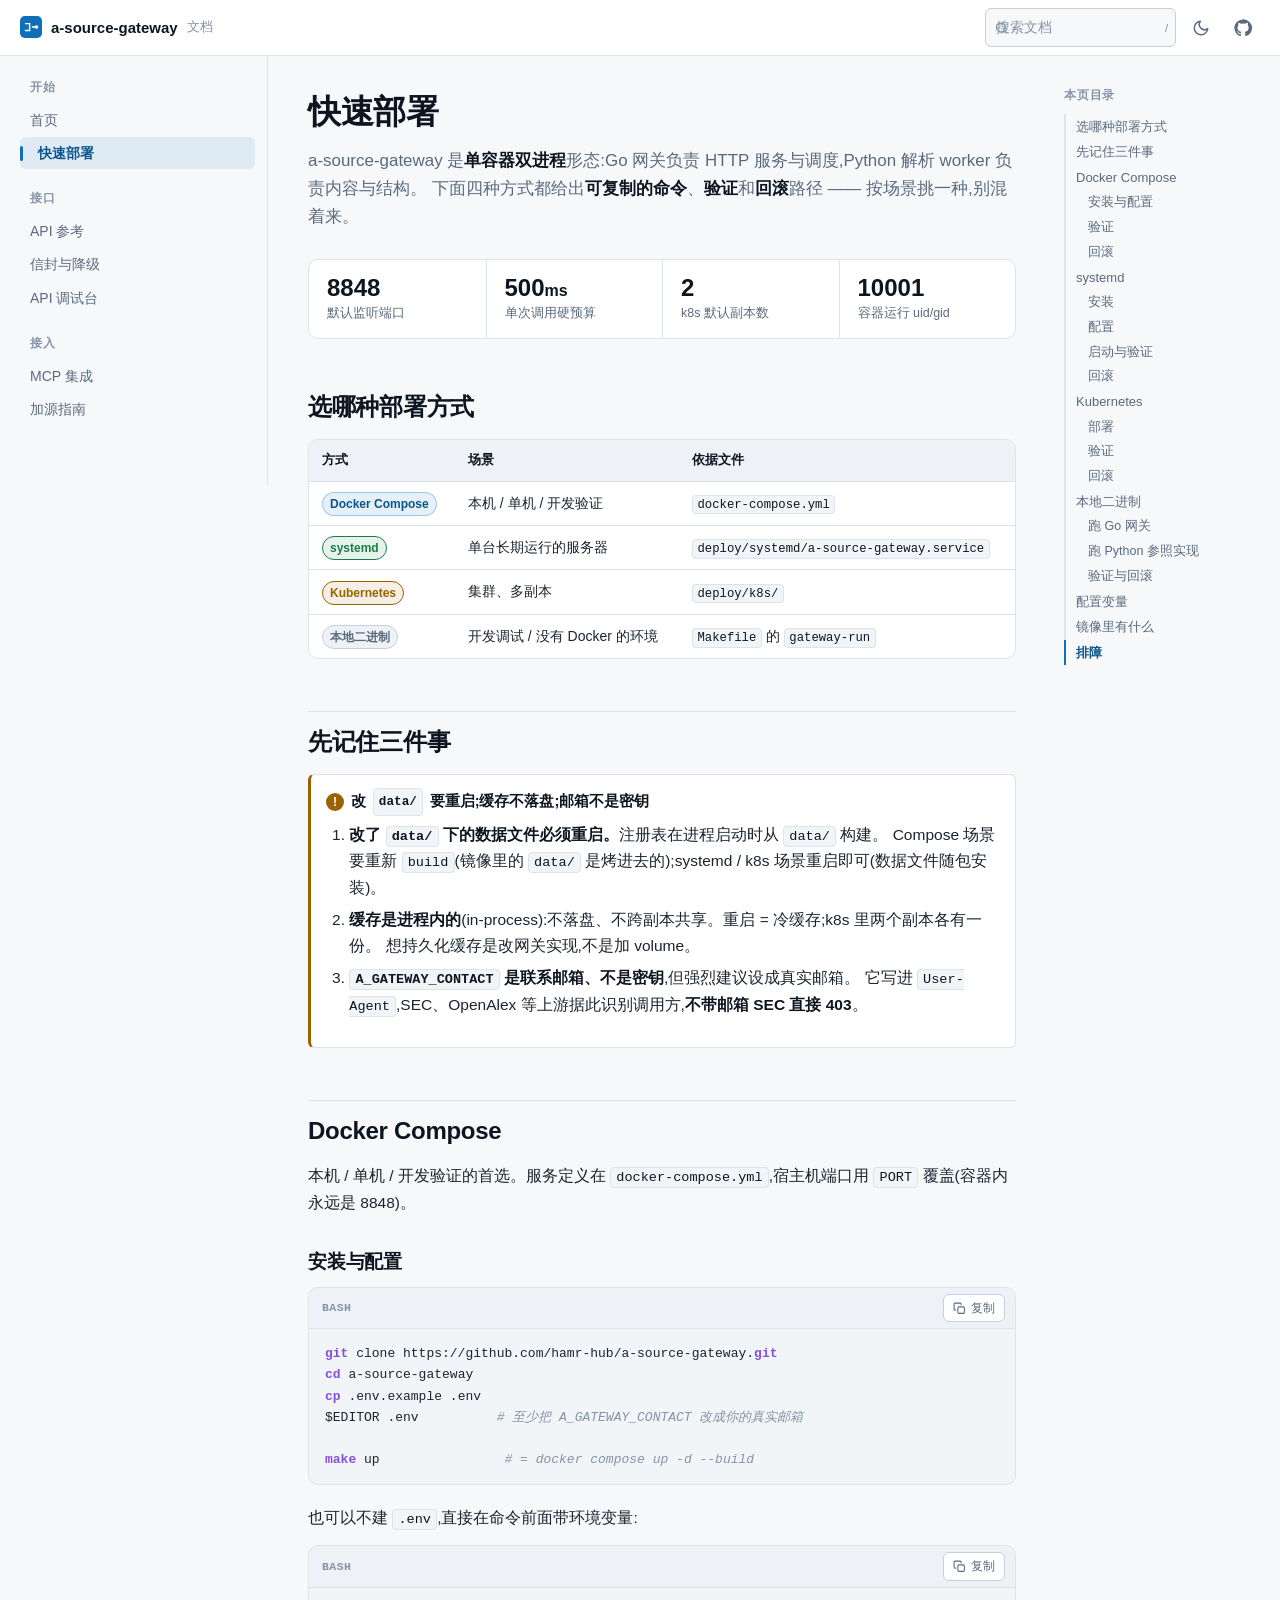
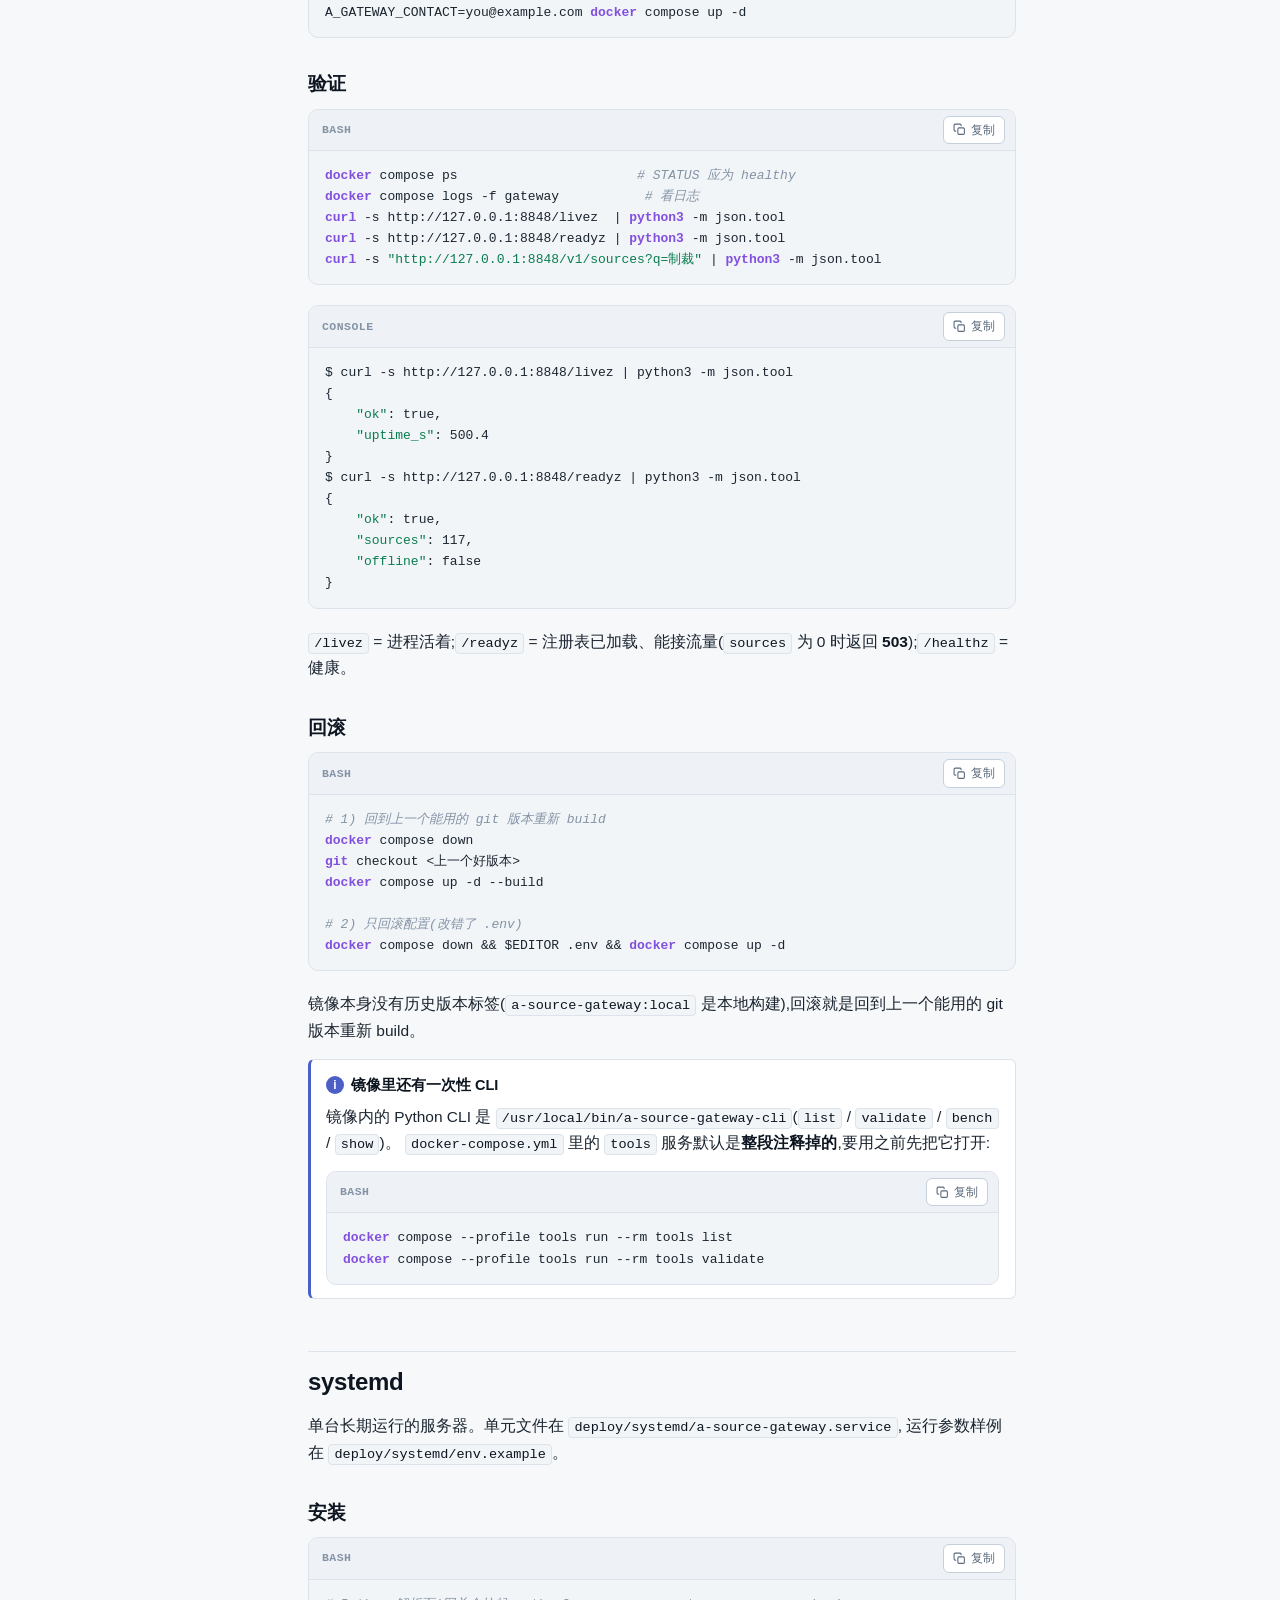
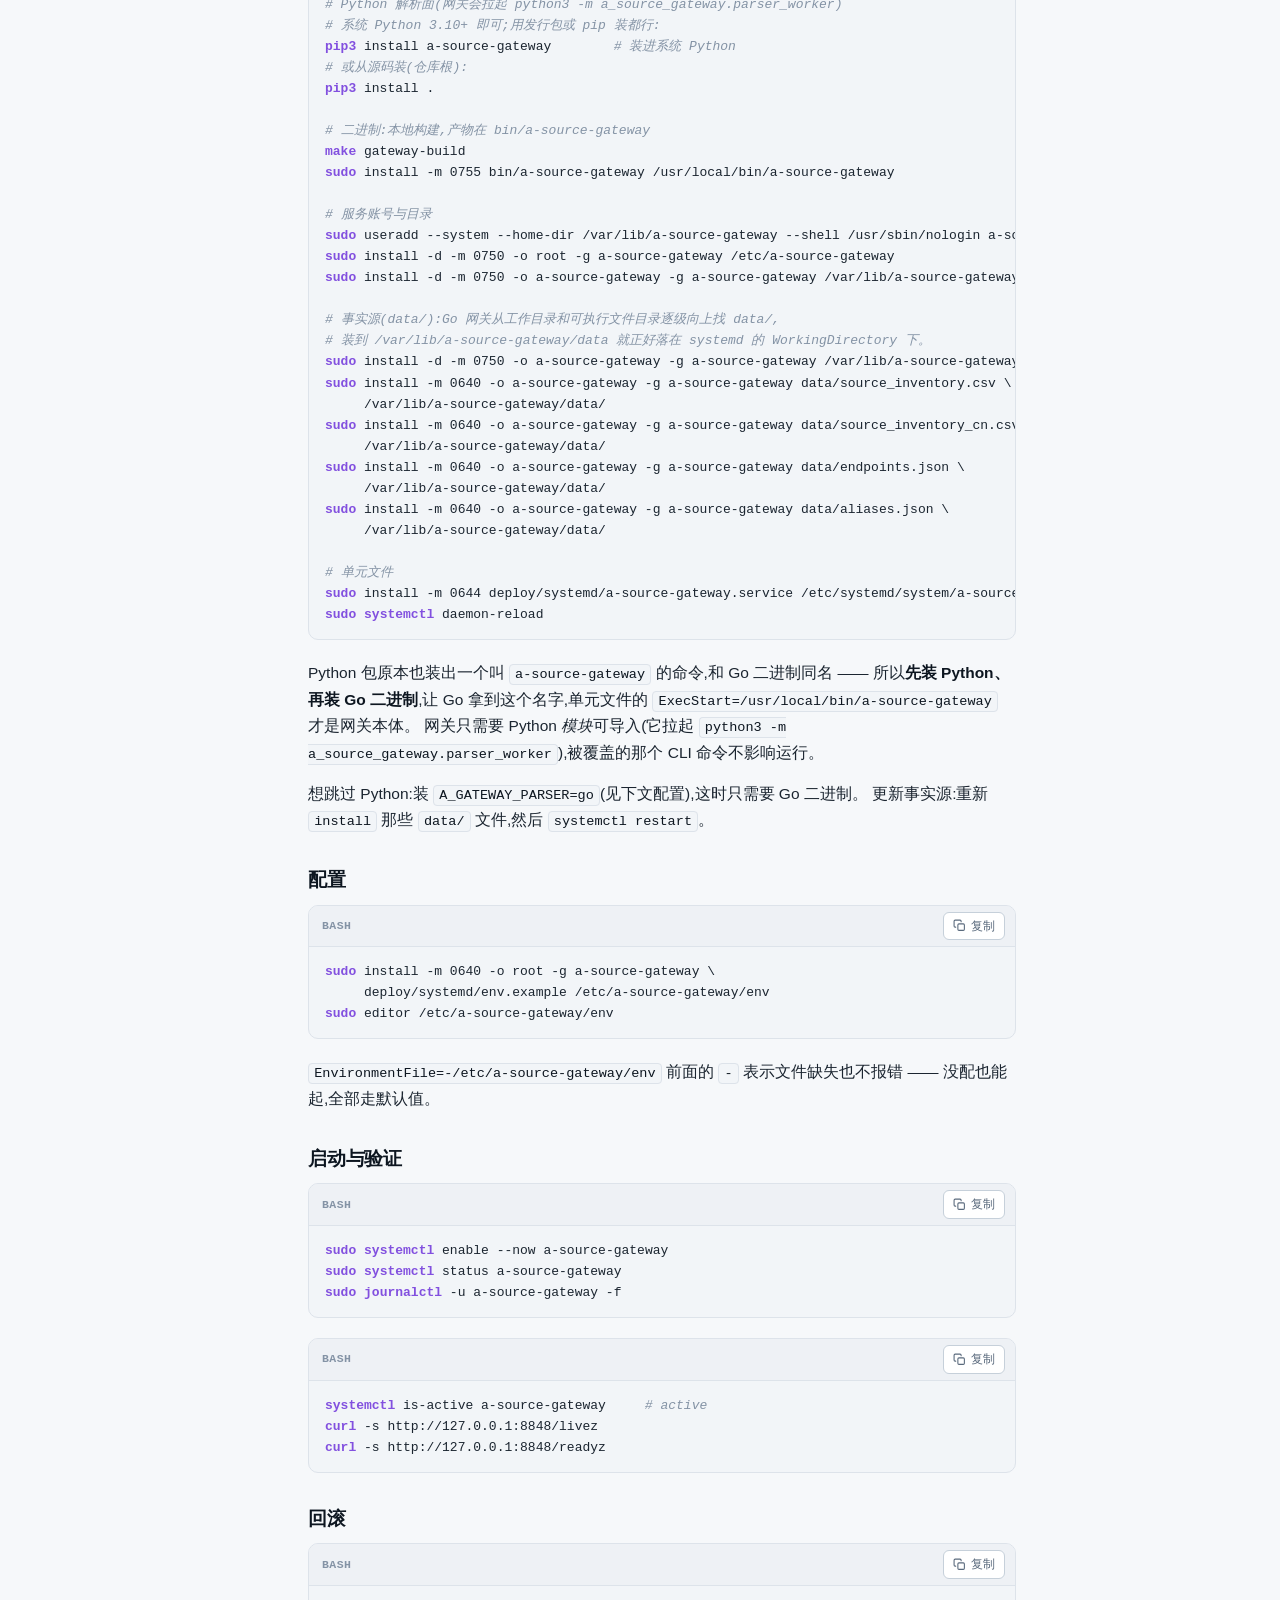
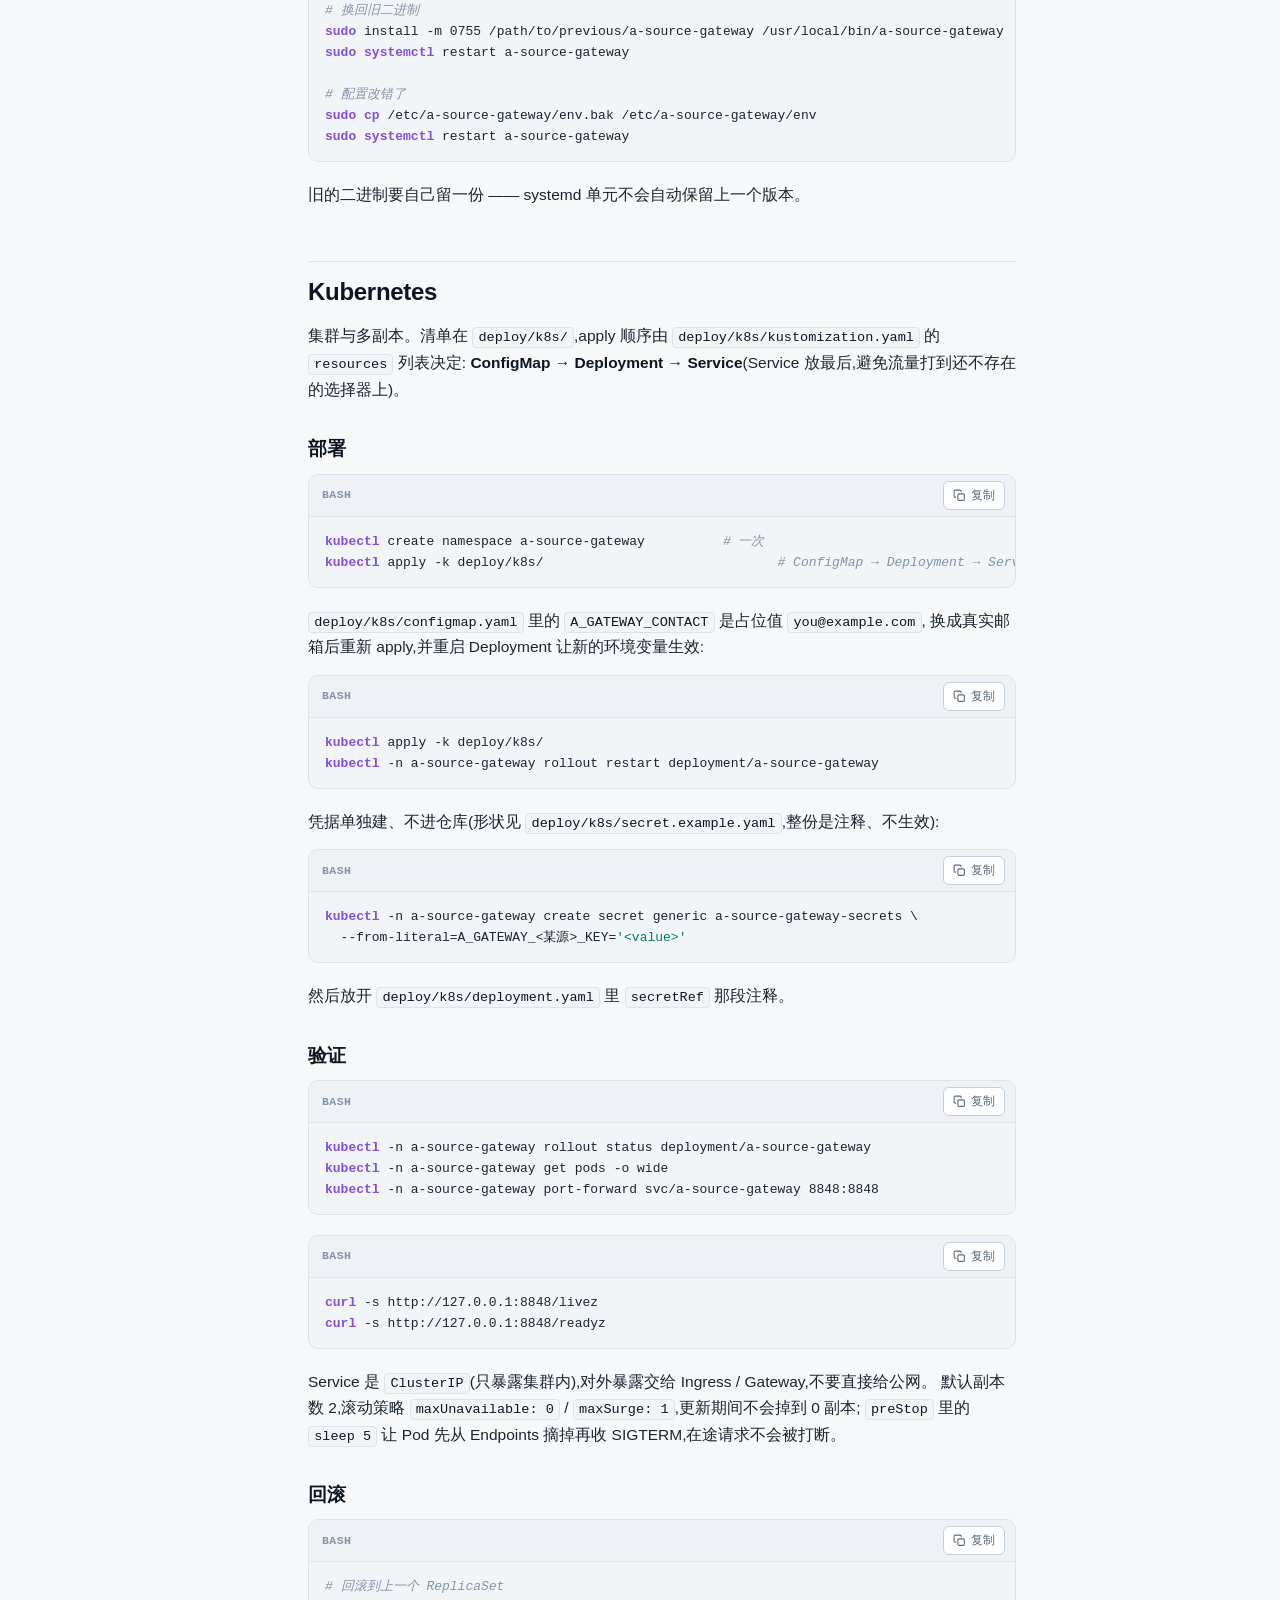
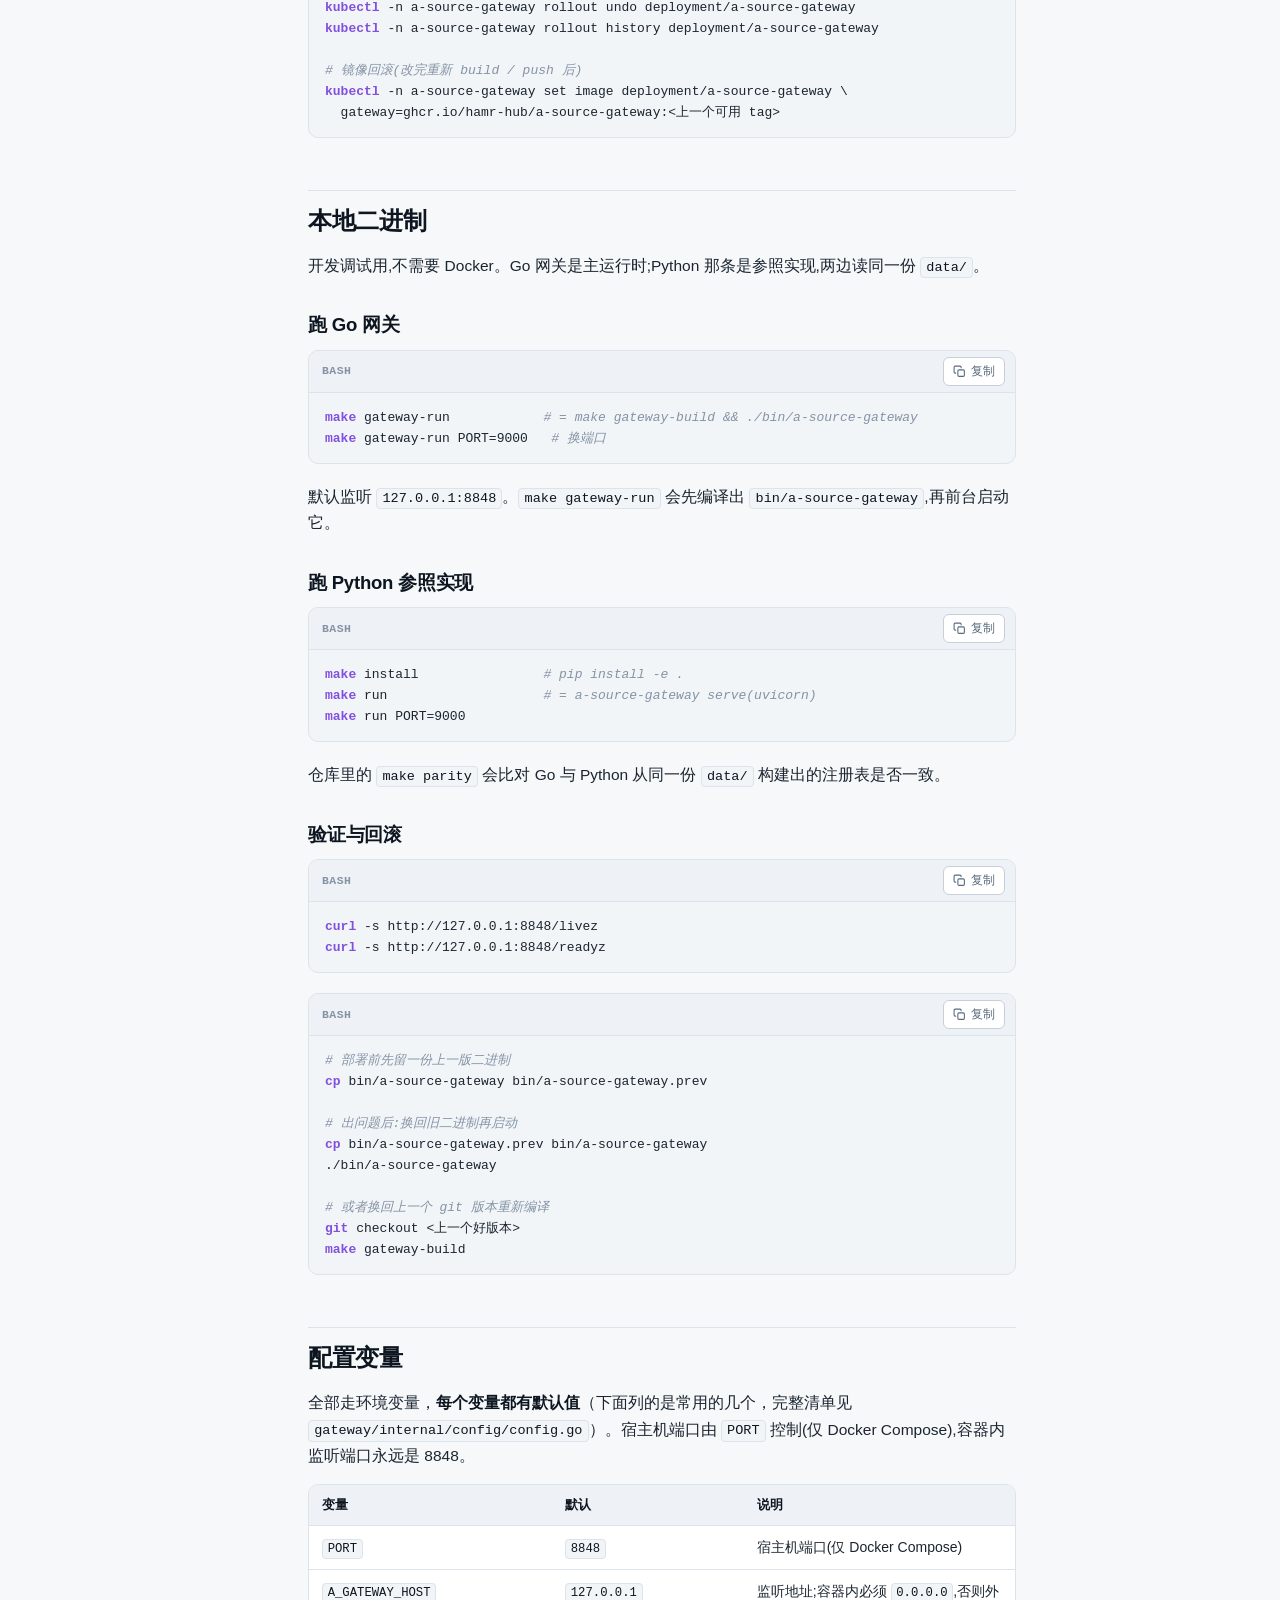
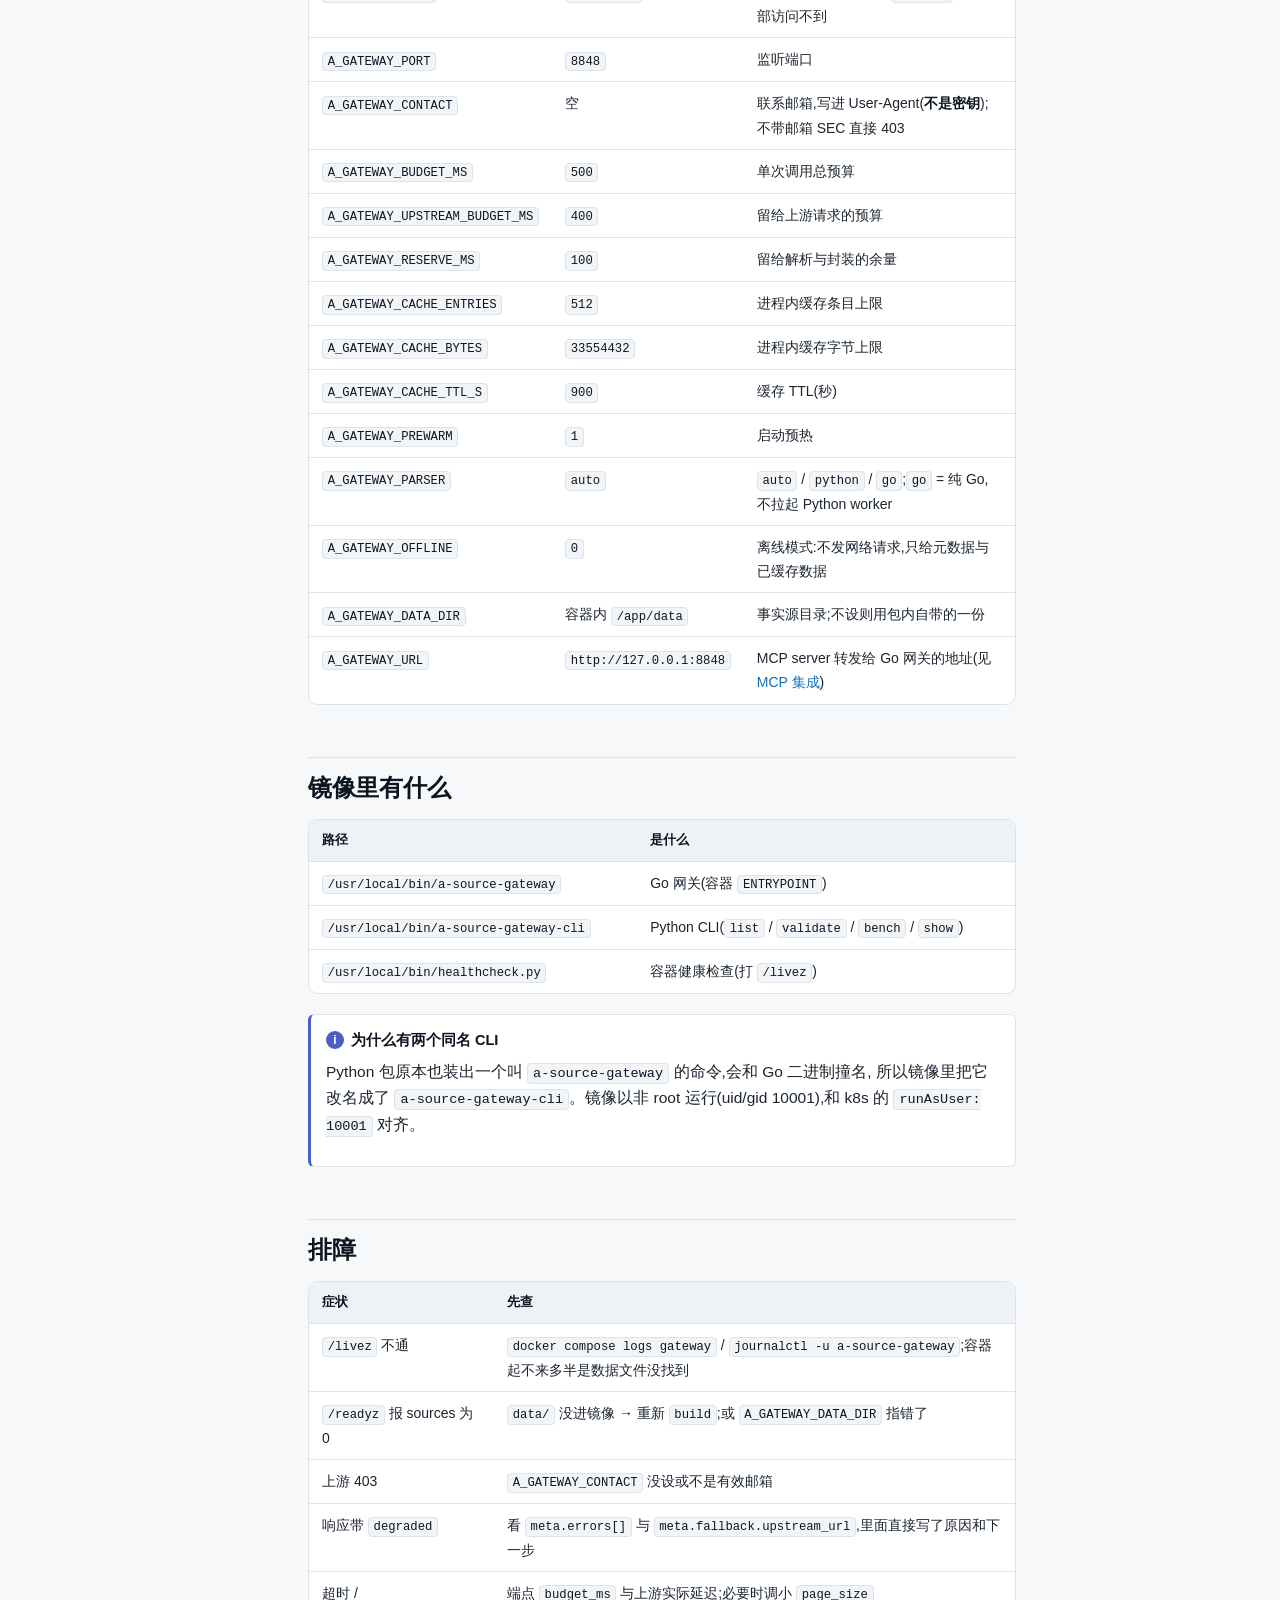
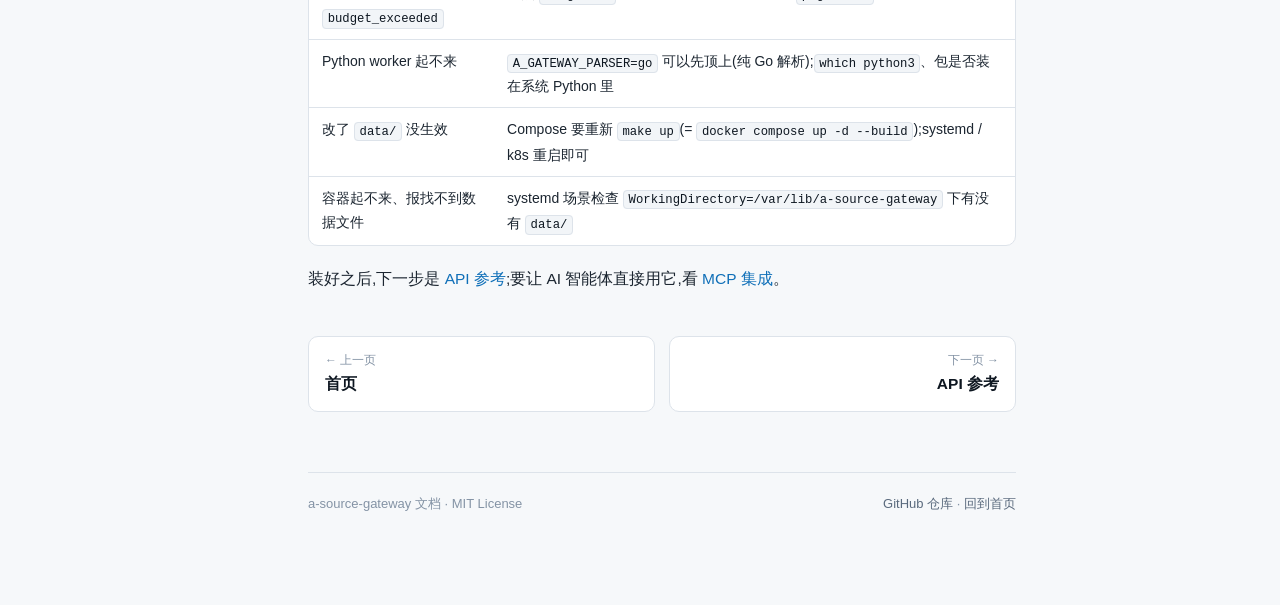
<file: site/quickstart.html>
<!DOCTYPE html>
<html lang="zh-CN">
<head>
<meta charset="utf-8">
<meta name="viewport" content="width=device-width, initial-scale=1">
<title>快速部署 · a-source-gateway 文档</title>
<meta name="description" content="a-source-gateway 的四种部署方式:Docker Compose、systemd、Kubernetes、本地二进制。每种都给出可复制命令、配置变量、验证、回滚与排障。">
<link rel="icon" href="assets/favicon.svg" type="image/svg+xml">
<link rel="stylesheet" href="assets/base.css">
</head>
<body>
<a class="skip-link" href="#main">跳到正文</a>

<header class="topbar">
  <button class="icon-btn nav-toggle" id="nav-toggle" type="button" aria-label="打开目录" aria-expanded="false">
    <svg viewBox="0 0 24 24" fill="none" stroke="currentColor" stroke-width="2" stroke-linecap="round" aria-hidden="true">
      <path d="M3 6h18M3 12h18M3 18h18"/>
    </svg>
  </button>
  <a class="brand" href="index.html">
    <svg width="22" height="22" viewBox="0 0 32 32" aria-hidden="true">
      <rect width="32" height="32" rx="7" fill="#0f6fb8"/>
      <g fill="none" stroke="#ffffff" stroke-width="2" stroke-linecap="round">
        <path d="M8 11h6M8 21h6M18 16h6"/><path d="M14 11v10"/>
      </g>
      <circle cx="24" cy="16" r="2.6" fill="#ffffff"/>
    </svg>
    <span>a-source-gateway</span>
    <span class="brand-sub">文档</span>
  </a>
  <span class="topbar-spacer"></span>
  <div class="topbar-actions">
    <div class="search-wrap">
      <svg class="search-icon" viewBox="0 0 24 24" fill="none" stroke="currentColor" stroke-width="2" stroke-linecap="round" aria-hidden="true">
        <circle cx="11" cy="11" r="7"/><path d="M20 20l-3.5-3.5"/>
      </svg>
      <input class="search-input" id="search-input" type="search" placeholder="搜索文档" aria-label="搜索文档" autocomplete="off">
      <span class="search-kbd">/</span>
      <div class="search-results" id="search-results" hidden></div>
    </div>
    <button class="icon-btn" id="theme-toggle" type="button" aria-label="切换主题"></button>
    <a class="icon-btn" href="https://github.com/hamr-hub/a-source-gateway" aria-label="GitHub 仓库" title="GitHub 仓库">
      <svg viewBox="0 0 24 24" fill="currentColor" aria-hidden="true">
        <path d="M12 .5a11.5 11.5 0 00-3.64 22.41c.58.1.79-.25.79-.56v-2.2c-3.2.7-3.88-1.38-3.88-1.38-.53-1.34-1.29-1.7-1.29-1.7-1.06-.72.08-.71.08-.71 1.17.08 1.78 1.2 1.78 1.2 1.04 1.79 2.73 1.27 3.4.97.1-.76.41-1.27.74-1.56-2.56-.29-5.25-1.28-5.25-5.7 0-1.26.45-2.29 1.19-3.1-.12-.29-.52-1.46.11-3.05 0 0 .97-.31 3.18 1.18a11 11 0 015.79 0c2.2-1.49 3.17-1.18 3.17-1.18.63 1.59.23 2.76.12 3.05.74.81 1.18 1.84 1.18 3.1 0 4.43-2.69 5.4-5.26 5.69.41.36.78 1.06.78 2.14v3.17c0 .31.21.67.8.56A11.5 11.5 0 0024 12.5 11.5 11.5 0 0012 .5z"/>
      </svg>
    </a>
  </div>
</header>

<div class="layout">
  <aside class="sidebar" id="sidebar">
    <nav class="nav-group">
      <div class="nav-group-title">开始</div>
      <a class="nav-link" href="index.html">首页</a>
      <a class="nav-link" href="quickstart.html">快速部署</a>
    </nav>
    <nav class="nav-group">
      <div class="nav-group-title">接口</div>
      <a class="nav-link" href="api.html">API 参考</a>
      <a class="nav-link" href="envelope.html">信封与降级</a>
      <a class="nav-link" href="debug.html">API 调试台</a>
    </nav>
    <nav class="nav-group">
      <div class="nav-group-title">接入</div>
      <a class="nav-link" href="mcp.html">MCP 集成</a>
      <a class="nav-link" href="adding-source.html">加源指南</a>
    </nav>
  </aside>

  <main class="content" id="main">
    <div class="doc">

      <h1>快速部署</h1>
      <p class="lede">
        a-source-gateway 是<strong>单容器双进程</strong>形态:Go 网关负责 HTTP 服务与调度,Python 解析 worker 负责内容与结构。
        下面四种方式都给出<strong>可复制的命令</strong>、<strong>验证</strong>和<strong>回滚</strong>路径 —— 按场景挑一种,别混着来。
      </p>

      <div class="stats">
        <div class="stat"><div class="stat-num">8848</div><div class="stat-label">默认监听端口</div></div>
        <div class="stat"><div class="stat-num">500<span style="font-size:1rem">ms</span></div><div class="stat-label">单次调用硬预算</div></div>
        <div class="stat"><div class="stat-num">2</div><div class="stat-label">k8s 默认副本数</div></div>
        <div class="stat"><div class="stat-num">10001</div><div class="stat-label">容器运行 uid/gid</div></div>
      </div>

      <h2>选哪种部署方式</h2>
      <div class="table-wrap">
        <table>
          <thead>
            <tr><th>方式</th><th>场景</th><th>依据文件</th></tr>
          </thead>
          <tbody>
            <tr><td><span class="badge info">Docker Compose</span></td><td>本机 / 单机 / 开发验证</td><td><code>docker-compose.yml</code></td></tr>
            <tr><td><span class="badge ok">systemd</span></td><td>单台长期运行的服务器</td><td><code>deploy/systemd/a-source-gateway.service</code></td></tr>
            <tr><td><span class="badge warn">Kubernetes</span></td><td>集群、多副本</td><td><code>deploy/k8s/</code></td></tr>
            <tr><td><span class="badge">本地二进制</span></td><td>开发调试 / 没有 Docker 的环境</td><td><code>Makefile</code> 的 <code>gateway-run</code></td></tr>
          </tbody>
        </table>
      </div>

      <h2>先记住三件事</h2>
      <div class="callout warn">
        <div class="callout-title"><span class="callout-icon">!</span>改 <code>data/</code> 要重启;缓存不落盘;邮箱不是密钥</div>
        <div class="callout-body">
          <ol>
            <li>
              <strong>改了 <code>data/</code> 下的数据文件必须重启。</strong>注册表在进程启动时从 <code>data/</code> 构建。
              Compose 场景要重新 <code>build</code>(镜像里的 <code>data/</code> 是烤进去的);systemd / k8s 场景重启即可(数据文件随包安装)。
            </li>
            <li>
              <strong>缓存是进程内的</strong>(in-process):不落盘、不跨副本共享。重启 = 冷缓存;k8s 里两个副本各有一份。
              想持久化缓存是改网关实现,不是加 volume。
            </li>
            <li>
              <strong><code>A_GATEWAY_CONTACT</code> 是联系邮箱、不是密钥</strong>,但强烈建议设成真实邮箱。
              它写进 <code>User-Agent</code>,SEC、OpenAlex 等上游据此识别调用方,<strong>不带邮箱 SEC 直接 403</strong>。
            </li>
          </ol>
        </div>
      </div>

      <h2>Docker Compose</h2>
      <p>本机 / 单机 / 开发验证的首选。服务定义在 <code>docker-compose.yml</code>,宿主机端口用 <code>PORT</code> 覆盖(容器内永远是 8848)。</p>

      <h3>安装与配置</h3>
      <div class="code-block">
        <div class="code-head"><span class="code-lang">bash</span></div>
        <pre><code>git clone https://github.com/hamr-hub/a-source-gateway.git
cd a-source-gateway
cp .env.example .env
$EDITOR .env          # 至少把 A_GATEWAY_CONTACT 改成你的真实邮箱

make up                # = docker compose up -d --build
</code></pre>
      </div>
      <p>也可以不建 <code>.env</code>,直接在命令前面带环境变量:</p>
      <div class="code-block">
        <div class="code-head"><span class="code-lang">bash</span></div>
        <pre><code>A_GATEWAY_CONTACT=you@example.com docker compose up -d
</code></pre>
      </div>

      <h3>验证</h3>
      <div class="code-block">
        <div class="code-head"><span class="code-lang">bash</span></div>
        <pre><code>docker compose ps                       # STATUS 应为 healthy
docker compose logs -f gateway           # 看日志
curl -s http://127.0.0.1:8848/livez  | python3 -m json.tool
curl -s http://127.0.0.1:8848/readyz | python3 -m json.tool
curl -s "http://127.0.0.1:8848/v1/sources?q=制裁" | python3 -m json.tool
</code></pre>
      </div>
      <div class="code-block">
        <div class="code-head"><span class="code-lang">console</span></div>
        <pre><code>$ curl -s http://127.0.0.1:8848/livez | python3 -m json.tool
{
    "ok": true,
    "uptime_s": 500.4
}
$ curl -s http://127.0.0.1:8848/readyz | python3 -m json.tool
{
    "ok": true,
    "sources": 117,
    "offline": false
}
</code></pre>
      </div>
      <p>
        <code>/livez</code> = 进程活着;<code>/readyz</code> = 注册表已加载、能接流量(<code>sources</code> 为 0 时返回 <strong>503</strong>);<code>/healthz</code> = 健康。
      </p>

      <h3>回滚</h3>
      <div class="code-block">
        <div class="code-head"><span class="code-lang">bash</span></div>
        <pre><code># 1) 回到上一个能用的 git 版本重新 build
docker compose down
git checkout &lt;上一个好版本&gt;
docker compose up -d --build

# 2) 只回滚配置(改错了 .env)
docker compose down &amp;&amp; $EDITOR .env &amp;&amp; docker compose up -d
</code></pre>
      </div>
      <p>镜像本身没有历史版本标签(<code>a-source-gateway:local</code> 是本地构建),回滚就是回到上一个能用的 git 版本重新 build。</p>

      <div class="callout info">
        <div class="callout-title"><span class="callout-icon">i</span>镜像里还有一次性 CLI</div>
        <div class="callout-body">
          <p>
            镜像内的 Python CLI 是 <code>/usr/local/bin/a-source-gateway-cli</code>(<code>list</code> / <code>validate</code> / <code>bench</code> / <code>show</code>)。
            <code>docker-compose.yml</code> 里的 <code>tools</code> 服务默认是<strong>整段注释掉的</strong>,要用之前先把它打开:
          </p>
          <div class="code-block" style="margin-bottom:0">
            <div class="code-head"><span class="code-lang">bash</span></div>
            <pre><code>docker compose --profile tools run --rm tools list
docker compose --profile tools run --rm tools validate
</code></pre>
          </div>
        </div>
      </div>

      <h2>systemd</h2>
      <p>
        单台长期运行的服务器。单元文件在 <code>deploy/systemd/a-source-gateway.service</code>,
        运行参数样例在 <code>deploy/systemd/env.example</code>。
      </p>

      <h3>安装</h3>
      <div class="code-block">
        <div class="code-head"><span class="code-lang">bash</span></div>
        <pre><code># Python 解析面(网关会拉起 python3 -m a_source_gateway.parser_worker)
# 系统 Python 3.10+ 即可;用发行包或 pip 装都行:
pip3 install a-source-gateway        # 装进系统 Python
# 或从源码装(仓库根):
pip3 install .

# 二进制:本地构建,产物在 bin/a-source-gateway
make gateway-build
sudo install -m 0755 bin/a-source-gateway /usr/local/bin/a-source-gateway

# 服务账号与目录
sudo useradd --system --home-dir /var/lib/a-source-gateway --shell /usr/sbin/nologin a-source-gateway
sudo install -d -m 0750 -o root -g a-source-gateway /etc/a-source-gateway
sudo install -d -m 0750 -o a-source-gateway -g a-source-gateway /var/lib/a-source-gateway

# 事实源(data/):Go 网关从工作目录和可执行文件目录逐级向上找 data/,
# 装到 /var/lib/a-source-gateway/data 就正好落在 systemd 的 WorkingDirectory 下。
sudo install -d -m 0750 -o a-source-gateway -g a-source-gateway /var/lib/a-source-gateway/data
sudo install -m 0640 -o a-source-gateway -g a-source-gateway data/source_inventory.csv \
     /var/lib/a-source-gateway/data/
sudo install -m 0640 -o a-source-gateway -g a-source-gateway data/source_inventory_cn.csv \
     /var/lib/a-source-gateway/data/
sudo install -m 0640 -o a-source-gateway -g a-source-gateway data/endpoints.json \
     /var/lib/a-source-gateway/data/
sudo install -m 0640 -o a-source-gateway -g a-source-gateway data/aliases.json \
     /var/lib/a-source-gateway/data/

# 单元文件
sudo install -m 0644 deploy/systemd/a-source-gateway.service /etc/systemd/system/a-source-gateway.service
sudo systemctl daemon-reload
</code></pre>
      </div>
      <p>
        Python 包原本也装出一个叫 <code>a-source-gateway</code> 的命令,和 Go 二进制同名 ——
        所以<strong>先装 Python、再装 Go 二进制</strong>,让 Go 拿到这个名字,单元文件的 <code>ExecStart=/usr/local/bin/a-source-gateway</code> 才是网关本体。
        网关只需要 Python <em>模块</em>可导入(它拉起 <code>python3 -m a_source_gateway.parser_worker</code>),被覆盖的那个 CLI 命令不影响运行。
      </p>
      <p>
        想跳过 Python:装 <code>A_GATEWAY_PARSER=go</code>(见下文配置),这时只需要 Go 二进制。
        更新事实源:重新 <code>install</code> 那些 <code>data/</code> 文件,然后 <code>systemctl restart</code>。
      </p>

      <h3>配置</h3>
      <div class="code-block">
        <div class="code-head"><span class="code-lang">bash</span></div>
        <pre><code>sudo install -m 0640 -o root -g a-source-gateway \
     deploy/systemd/env.example /etc/a-source-gateway/env
sudo editor /etc/a-source-gateway/env
</code></pre>
      </div>
      <p><code>EnvironmentFile=-/etc/a-source-gateway/env</code> 前面的 <code>-</code> 表示文件缺失也不报错 —— 没配也能起,全部走默认值。</p>

      <h3>启动与验证</h3>
      <div class="code-block">
        <div class="code-head"><span class="code-lang">bash</span></div>
        <pre><code>sudo systemctl enable --now a-source-gateway
sudo systemctl status a-source-gateway
sudo journalctl -u a-source-gateway -f
</code></pre>
      </div>
      <div class="code-block">
        <div class="code-head"><span class="code-lang">bash</span></div>
        <pre><code>systemctl is-active a-source-gateway     # active
curl -s http://127.0.0.1:8848/livez
curl -s http://127.0.0.1:8848/readyz
</code></pre>
      </div>

      <h3>回滚</h3>
      <div class="code-block">
        <div class="code-head"><span class="code-lang">bash</span></div>
        <pre><code># 换回旧二进制
sudo install -m 0755 /path/to/previous/a-source-gateway /usr/local/bin/a-source-gateway
sudo systemctl restart a-source-gateway

# 配置改错了
sudo cp /etc/a-source-gateway/env.bak /etc/a-source-gateway/env
sudo systemctl restart a-source-gateway
</code></pre>
      </div>
      <p>旧的二进制要自己留一份 —— systemd 单元不会自动保留上一个版本。</p>

      <h2>Kubernetes</h2>
      <p>
        集群与多副本。清单在 <code>deploy/k8s/</code>,apply 顺序由 <code>deploy/k8s/kustomization.yaml</code> 的 <code>resources</code> 列表决定:
        <strong>ConfigMap → Deployment → Service</strong>(Service 放最后,避免流量打到还不存在的选择器上)。
      </p>

      <h3>部署</h3>
      <div class="code-block">
        <div class="code-head"><span class="code-lang">bash</span></div>
        <pre><code>kubectl create namespace a-source-gateway          # 一次
kubectl apply -k deploy/k8s/                              # ConfigMap → Deployment → Service
</code></pre>
      </div>
      <p>
        <code>deploy/k8s/configmap.yaml</code> 里的 <code>A_GATEWAY_CONTACT</code> 是占位值 <code>you@example.com</code>,
        换成真实邮箱后重新 apply,并重启 Deployment 让新的环境变量生效:
      </p>
      <div class="code-block">
        <div class="code-head"><span class="code-lang">bash</span></div>
        <pre><code>kubectl apply -k deploy/k8s/
kubectl -n a-source-gateway rollout restart deployment/a-source-gateway
</code></pre>
      </div>
      <p>
        凭据单独建、不进仓库(形状见 <code>deploy/k8s/secret.example.yaml</code>,整份是注释、不生效):
      </p>
      <div class="code-block">
        <div class="code-head"><span class="code-lang">bash</span></div>
        <pre><code>kubectl -n a-source-gateway create secret generic a-source-gateway-secrets \
  --from-literal=A_GATEWAY_&lt;某源&gt;_KEY='&lt;value&gt;'
</code></pre>
      </div>
      <p>然后放开 <code>deploy/k8s/deployment.yaml</code> 里 <code>secretRef</code> 那段注释。</p>

      <h3>验证</h3>
      <div class="code-block">
        <div class="code-head"><span class="code-lang">bash</span></div>
        <pre><code>kubectl -n a-source-gateway rollout status deployment/a-source-gateway
kubectl -n a-source-gateway get pods -o wide
kubectl -n a-source-gateway port-forward svc/a-source-gateway 8848:8848
</code></pre>
      </div>
      <div class="code-block">
        <div class="code-head"><span class="code-lang">bash</span></div>
        <pre><code>curl -s http://127.0.0.1:8848/livez
curl -s http://127.0.0.1:8848/readyz
</code></pre>
      </div>
      <p>
        Service 是 <code>ClusterIP</code>(只暴露集群内),对外暴露交给 Ingress / Gateway,不要直接给公网。
        默认副本数 2,滚动策略 <code>maxUnavailable: 0</code> / <code>maxSurge: 1</code>,更新期间不会掉到 0 副本;
        <code>preStop</code> 里的 <code>sleep 5</code> 让 Pod 先从 Endpoints 摘掉再收 SIGTERM,在途请求不会被打断。
      </p>

      <h3>回滚</h3>
      <div class="code-block">
        <div class="code-head"><span class="code-lang">bash</span></div>
        <pre><code># 回滚到上一个 ReplicaSet
kubectl -n a-source-gateway rollout undo deployment/a-source-gateway
kubectl -n a-source-gateway rollout history deployment/a-source-gateway

# 镜像回滚(改完重新 build / push 后)
kubectl -n a-source-gateway set image deployment/a-source-gateway \
  gateway=ghcr.io/hamr-hub/a-source-gateway:&lt;上一个可用 tag&gt;
</code></pre>
      </div>

      <h2>本地二进制</h2>
      <p>开发调试用,不需要 Docker。Go 网关是主运行时;Python 那条是参照实现,两边读同一份 <code>data/</code>。</p>

      <h3>跑 Go 网关</h3>
      <div class="code-block">
        <div class="code-head"><span class="code-lang">bash</span></div>
        <pre><code>make gateway-run            # = make gateway-build &amp;&amp; ./bin/a-source-gateway
make gateway-run PORT=9000   # 换端口
</code></pre>
      </div>
      <p>
        默认监听 <code>127.0.0.1:8848</code>。<code>make gateway-run</code> 会先编译出 <code>bin/a-source-gateway</code>,再前台启动它。
      </p>

      <h3>跑 Python 参照实现</h3>
      <div class="code-block">
        <div class="code-head"><span class="code-lang">bash</span></div>
        <pre><code>make install                # pip install -e .
make run                    # = a-source-gateway serve(uvicorn)
make run PORT=9000
</code></pre>
      </div>
      <p>仓库里的 <code>make parity</code> 会比对 Go 与 Python 从同一份 <code>data/</code> 构建出的注册表是否一致。</p>

      <h3>验证与回滚</h3>
      <div class="code-block">
        <div class="code-head"><span class="code-lang">bash</span></div>
        <pre><code>curl -s http://127.0.0.1:8848/livez
curl -s http://127.0.0.1:8848/readyz
</code></pre>
      </div>
      <div class="code-block">
        <div class="code-head"><span class="code-lang">bash</span></div>
        <pre><code># 部署前先留一份上一版二进制
cp bin/a-source-gateway bin/a-source-gateway.prev

# 出问题后:换回旧二进制再启动
cp bin/a-source-gateway.prev bin/a-source-gateway
./bin/a-source-gateway

# 或者换回上一个 git 版本重新编译
git checkout &lt;上一个好版本&gt;
make gateway-build
</code></pre>
      </div>

      <h2>配置变量</h2>
      <p>
        全部走环境变量，<strong>每个变量都有默认值</strong>（下面列的是常用的几个，完整清单见 <code>gateway/internal/config/config.go</code>）。宿主机端口由 <code>PORT</code> 控制(仅 Docker Compose),容器内监听端口永远是 8848。
      </p>
      <div class="table-wrap">
        <table>
          <thead>
            <tr><th>变量</th><th>默认</th><th>说明</th></tr>
          </thead>
          <tbody>
            <tr><td><code>PORT</code></td><td><code>8848</code></td><td>宿主机端口(仅 Docker Compose)</td></tr>
            <tr><td><code>A_GATEWAY_HOST</code></td><td><code>127.0.0.1</code></td><td>监听地址;容器内必须 <code>0.0.0.0</code>,否则外部访问不到</td></tr>
            <tr><td><code>A_GATEWAY_PORT</code></td><td><code>8848</code></td><td>监听端口</td></tr>
            <tr><td><code>A_GATEWAY_CONTACT</code></td><td>空</td><td>联系邮箱,写进 User-Agent(<strong>不是密钥</strong>);不带邮箱 SEC 直接 403</td></tr>
            <tr><td><code>A_GATEWAY_BUDGET_MS</code></td><td><code>500</code></td><td>单次调用总预算</td></tr>
            <tr><td><code>A_GATEWAY_UPSTREAM_BUDGET_MS</code></td><td><code>400</code></td><td>留给上游请求的预算</td></tr>
            <tr><td><code>A_GATEWAY_RESERVE_MS</code></td><td><code>100</code></td><td>留给解析与封装的余量</td></tr>
            <tr><td><code>A_GATEWAY_CACHE_ENTRIES</code></td><td><code>512</code></td><td>进程内缓存条目上限</td></tr>
            <tr><td><code>A_GATEWAY_CACHE_BYTES</code></td><td><code>33554432</code></td><td>进程内缓存字节上限</td></tr>
            <tr><td><code>A_GATEWAY_CACHE_TTL_S</code></td><td><code>900</code></td><td>缓存 TTL(秒)</td></tr>
            <tr><td><code>A_GATEWAY_PREWARM</code></td><td><code>1</code></td><td>启动预热</td></tr>
            <tr><td><code>A_GATEWAY_PARSER</code></td><td><code>auto</code></td><td><code>auto</code> / <code>python</code> / <code>go</code>;<code>go</code> = 纯 Go,不拉起 Python worker</td></tr>
            <tr><td><code>A_GATEWAY_OFFLINE</code></td><td><code>0</code></td><td>离线模式:不发网络请求,只给元数据与已缓存数据</td></tr>
            <tr><td><code>A_GATEWAY_DATA_DIR</code></td><td>容器内 <code>/app/data</code></td><td>事实源目录;不设则用包内自带的一份</td></tr>
            <tr><td><code>A_GATEWAY_URL</code></td><td><code>http://127.0.0.1:8848</code></td><td>MCP server 转发给 Go 网关的地址(见 <a href="mcp.html">MCP 集成</a>)</td></tr>
          </tbody>
        </table>
      </div>

      <h2>镜像里有什么</h2>
      <div class="table-wrap">
        <table>
          <thead>
            <tr><th>路径</th><th>是什么</th></tr>
          </thead>
          <tbody>
            <tr><td><code>/usr/local/bin/a-source-gateway</code></td><td>Go 网关(容器 <code>ENTRYPOINT</code>)</td></tr>
            <tr><td><code>/usr/local/bin/a-source-gateway-cli</code></td><td>Python CLI(<code>list</code> / <code>validate</code> / <code>bench</code> / <code>show</code>)</td></tr>
            <tr><td><code>/usr/local/bin/healthcheck.py</code></td><td>容器健康检查(打 <code>/livez</code>)</td></tr>
          </tbody>
        </table>
      </div>
      <div class="callout info">
        <div class="callout-title"><span class="callout-icon">i</span>为什么有两个同名 CLI</div>
        <div class="callout-body">
          <p>
            Python 包原本也装出一个叫 <code>a-source-gateway</code> 的命令,会和 Go 二进制撞名,
            所以镜像里把它改名成了 <code>a-source-gateway-cli</code>。镜像以非 root 运行(uid/gid 10001),和 k8s 的 <code>runAsUser: 10001</code> 对齐。
          </p>
        </div>
      </div>

      <h2>排障</h2>
      <div class="table-wrap">
        <table>
          <thead>
            <tr><th>症状</th><th>先查</th></tr>
          </thead>
          <tbody>
            <tr><td><code>/livez</code> 不通</td><td><code>docker compose logs gateway</code> / <code>journalctl -u a-source-gateway</code>;容器起不来多半是数据文件没找到</td></tr>
            <tr><td><code>/readyz</code> 报 sources 为 0</td><td><code>data/</code> 没进镜像 → 重新 <code>build</code>;或 <code>A_GATEWAY_DATA_DIR</code> 指错了</td></tr>
            <tr><td>上游 403</td><td><code>A_GATEWAY_CONTACT</code> 没设或不是有效邮箱</td></tr>
            <tr><td>响应带 <code>degraded</code></td><td>看 <code>meta.errors[]</code> 与 <code>meta.fallback.upstream_url</code>,里面直接写了原因和下一步</td></tr>
            <tr><td>超时 / <code>budget_exceeded</code></td><td>端点 <code>budget_ms</code> 与上游实际延迟;必要时调小 <code>page_size</code></td></tr>
            <tr><td>Python worker 起不来</td><td><code>A_GATEWAY_PARSER=go</code> 可以先顶上(纯 Go 解析);<code>which python3</code>、包是否装在系统 Python 里</td></tr>
            <tr><td>改了 <code>data/</code> 没生效</td><td>Compose 要重新 <code>make up</code>(= <code>docker compose up -d --build</code>);systemd / k8s 重启即可</td></tr>
            <tr><td>容器起不来、报找不到数据文件</td><td>systemd 场景检查 <code>WorkingDirectory=/var/lib/a-source-gateway</code> 下有没有 <code>data/</code></td></tr>
          </tbody>
        </table>
      </div>

      <p style="margin-top:18px">
        装好之后,下一步是 <a href="api.html">API 参考</a>;要让 AI 智能体直接用它,看 <a href="mcp.html">MCP 集成</a>。
      </p>

    </div>

    <nav class="pager" id="pager"></nav>

    <footer class="page-footer">
      <span>a-source-gateway 文档 · MIT License</span>
      <span><a href="https://github.com/hamr-hub/a-source-gateway">GitHub 仓库</a> · <a href="index.html">回到首页</a></span>
    </footer>
  </main>

  <nav class="toc" id="toc"></nav>
</div>

<script src="assets/site.js"></script>
</body>
</html>
</file>
<file: site/assets/base.css>
/* ============================================================================
   a-source-gateway 文档站 —— 设计系统
   ----------------------------------------------------------------------------
   零外部依赖:不引 CDN、不引字体服务、不用构建工具。
   理由:文档站是"上手第一站",必须离线可读、零供应链风险、能直接丢进任何静态托管。

   主题:跟随系统 + 手动覆盖(存 localStorage),class="dark" 挂在 <html> 上。
   ========================================================================== */

:root {
  color-scheme: light;

  --font-sans: -apple-system, BlinkMacSystemFont, "Segoe UI", "PingFang SC",
    "Hiragino Sans GB", "Microsoft YaHei", "Noto Sans CJK SC", "Source Han Sans SC",
    Roboto, Helvetica, Arial, sans-serif;
  --font-mono: ui-monospace, SFMono-Regular, "SF Mono", "JetBrains Mono", Menlo,
    Consolas, "Liberation Mono", "Noto Sans Mono CJK SC", monospace;

  /* 表面 */
  --bg: #f6f8fa;
  --bg-elevated: #ffffff;
  --bg-sunken: #eef1f5;
  --bg-code: #f2f5f8;
  --bg-hover: rgba(9, 30, 66, 0.045);
  --bg-active: rgba(9, 30, 66, 0.08);

  /* 文字 */
  --fg: #1b2530;
  --fg-strong: #0d1620;
  --fg-muted: #5a6a7d;
  --fg-faint: #8493a5;

  /* 线 */
  --border: #dde3ea;
  --border-strong: #c6d0da;

  /* 主色 */
  --accent: #0f6fb8;
  --accent-strong: #0a558d;
  --accent-soft: rgba(15, 111, 184, 0.1);
  --accent-border: rgba(15, 111, 184, 0.32);

  /* 语义色 */
  --ok: #1a7f47;
  --ok-soft: rgba(26, 127, 71, 0.1);
  --warn: #9a6200;
  --warn-soft: rgba(154, 98, 0, 0.1);
  --danger: #b3261e;
  --danger-soft: rgba(179, 38, 30, 0.09);
  --info: #4b5fc7;
  --info-soft: rgba(75, 95, 199, 0.1);

  --shadow-sm: 0 1px 2px rgba(16, 24, 40, 0.05);
  --shadow-md: 0 4px 16px rgba(16, 24, 40, 0.08);
  --shadow-lg: 0 12px 40px rgba(16, 24, 40, 0.14);

  --radius: 10px;
  --radius-sm: 6px;
  --topbar-h: 56px;
  --sidebar-w: 268px;
  --toc-w: 224px;
  --content-max: 860px;

  --font-size-base: 15.5px;
  --line-height: 1.72;
}

html.dark {
  color-scheme: dark;

  --bg: #0d1117;
  --bg-elevated: #141b23;
  --bg-sunken: #10161d;
  --bg-code: #171e26;
  --bg-hover: rgba(255, 255, 255, 0.05);
  --bg-active: rgba(255, 255, 255, 0.09);

  --fg: #d5dde5;
  --fg-strong: #f0f4f8;
  --fg-muted: #8b98a6;
  --fg-faint: #6b7683;

  --border: #262e38;
  --border-strong: #39424e;

  --accent: #56b3f5;
  --accent-strong: #7cc6fa;
  --accent-soft: rgba(86, 179, 245, 0.13);
  --accent-border: rgba(86, 179, 245, 0.35);

  --ok: #4ac07d;
  --ok-soft: rgba(74, 192, 125, 0.12);
  --warn: #e0a53c;
  --warn-soft: rgba(224, 165, 60, 0.12);
  --danger: #f4756b;
  --danger-soft: rgba(244, 117, 107, 0.12);
  --info: #8d9bea;
  --info-soft: rgba(141, 155, 234, 0.12);

  --shadow-sm: 0 1px 2px rgba(0, 0, 0, 0.4);
  --shadow-md: 0 4px 16px rgba(0, 0, 0, 0.45);
  --shadow-lg: 0 12px 40px rgba(0, 0, 0, 0.55);
}

/* ── 基础 ─────────────────────────────────────────────────────────────── */

*,
*::before,
*::after {
  box-sizing: border-box;
}

html {
  scroll-behavior: smooth;
  scroll-padding-top: 16px;
  -webkit-text-size-adjust: 100%;
}

body {
  margin: 0;
  background: var(--bg);
  color: var(--fg);
  font-family: var(--font-sans);
  font-size: var(--font-size-base);
  line-height: var(--line-height);
  -webkit-font-smoothing: antialiased;
  text-rendering: optimizeLegibility;
}

@media (prefers-reduced-motion: reduce) {
  html {
    scroll-behavior: auto;
  }
  *,
  *::before,
  *::after {
    animation-duration: 0.01ms !important;
    transition-duration: 0.01ms !important;
  }
}

a {
  color: var(--accent);
  text-decoration: none;
}

a:hover {
  text-decoration: underline;
  text-underline-offset: 2px;
}

:focus-visible {
  outline: 2px solid var(--accent);
  outline-offset: 2px;
  border-radius: 3px;
}

img {
  max-width: 100%;
}

code,
kbd,
pre,
samp {
  font-family: var(--font-mono);
  font-size: 0.875em;
}

kbd {
  display: inline-block;
  padding: 0.1em 0.45em;
  border: 1px solid var(--border-strong);
  border-bottom-width: 2px;
  border-radius: 4px;
  background: var(--bg-elevated);
  font-size: 0.8em;
  line-height: 1.5;
  white-space: nowrap;
}

.skip-link {
  position: absolute;
  left: -9999px;
  top: 0;
  z-index: 100;
  padding: 10px 16px;
  background: var(--accent);
  color: #fff;
  border-radius: 0 0 var(--radius-sm) 0;
}

.skip-link:focus {
  left: 0;
}

/* ── 顶栏 ─────────────────────────────────────────────────────────────── */

/* 顶栏
   刻意**不用 position: sticky**。
   实测现象: 在本机 IDE 内置的 Electron 浏览器(软件渲染路径)上,
   顶层布局元素一旦用 sticky, 整页就只画出局部 —— 视口下半截白屏、侧栏消失、
   整页截图直接超时。同一份页面在 Chrome/Safari/Firefox 上完全正常。
   这是**那一条渲染路径的实测现象**, 不是 CSS 定律(sticky 本身没问题);
   但文档站是"第一站", 宁可少一点粘性, 也要在每种渲染环境里都完整可读。
   —— 若要恢复吸顶, 先在 Electron 里验一遍。

   顶栏同样**不加 backdrop-filter 毛玻璃**: 软件渲染路径下它会明显拖慢合成,
   收益却只有一点点观感差异。 */
.topbar {
  display: flex;
  align-items: center;
  gap: 14px;
  height: var(--topbar-h);
  padding: 0 20px;
  background: var(--bg-elevated);
  border-bottom: 1px solid var(--border);
}

.brand {
  display: flex;
  align-items: center;
  gap: 9px;
  font-weight: 650;
  font-size: 15px;
  color: var(--fg-strong);
  white-space: nowrap;
}

.brand:hover {
  text-decoration: none;
}

.brand svg {
  flex: none;
}

.brand .brand-sub {
  color: var(--fg-faint);
  font-weight: 500;
  font-size: 13px;
}

.topbar-spacer {
  flex: 1;
}

.topbar-actions {
  display: flex;
  align-items: center;
  gap: 8px;
}

.icon-btn {
  display: inline-flex;
  align-items: center;
  justify-content: center;
  width: 34px;
  height: 34px;
  padding: 0;
  border: 1px solid transparent;
  border-radius: var(--radius-sm);
  background: transparent;
  color: var(--fg-muted);
  cursor: pointer;
  transition: background 0.15s, color 0.15s, border-color 0.15s;
}

.icon-btn:hover {
  background: var(--bg-hover);
  color: var(--fg-strong);
  border-color: var(--border);
}

.icon-btn svg {
  width: 18px;
  height: 18px;
}

.nav-toggle {
  display: none;
}

@media (max-width: 900px) {
  .nav-toggle {
    display: inline-flex;
  }
  .brand .brand-sub {
    display: none;
  }
}

/* ── 顶栏搜索 ─────────────────────────────────────────────────────────── */

.search-wrap {
  position: relative;
}

.search-input {
  width: 210px;
  padding: 6px 30px 6px 32px;
  border: 1px solid var(--border);
  border-radius: var(--radius-sm);
  background: var(--bg);
  color: var(--fg);
  font: inherit;
  font-size: 13.5px;
  transition: width 0.18s ease, border-color 0.15s, box-shadow 0.15s;
}

.search-input::placeholder {
  color: var(--fg-faint);
}

.search-input:focus {
  width: 280px;
  outline: none;
  border-color: var(--accent);
  box-shadow: 0 0 0 3px var(--accent-soft);
}

.search-icon {
  position: absolute;
  left: 9px;
  top: 50%;
  transform: translateY(-50%);
  width: 15px;
  height: 15px;
  color: var(--fg-faint);
  pointer-events: none;
}

.search-kbd {
  position: absolute;
  right: 8px;
  top: 50%;
  transform: translateY(-50%);
  font-size: 11px;
  color: var(--fg-faint);
  pointer-events: none;
}

@media (max-width: 720px) {
  .search-input {
    width: 150px;
  }
  .search-input:focus {
    width: 190px;
  }
  .search-kbd {
    display: none;
  }
}

/* 搜索结果面板 */
.search-results {
  position: absolute;
  top: calc(100% + 8px);
  right: 0;
  z-index: 60;
  width: min(420px, 88vw);
  max-height: min(70vh, 520px);
  overflow-y: auto;
  padding: 6px;
  background: var(--bg-elevated);
  border: 1px solid var(--border);
  border-radius: var(--radius);
  box-shadow: var(--shadow-lg);
}

.search-results[hidden] {
  display: none;
}

.search-hit {
  display: block;
  padding: 8px 10px;
  border-radius: var(--radius-sm);
  color: var(--fg);
}

.search-hit:hover,
.search-hit.is-active {
  background: var(--accent-soft);
  text-decoration: none;
}

.search-hit-title {
  font-weight: 600;
  font-size: 14px;
  color: var(--fg-strong);
}

.search-hit-path {
  font-size: 12px;
  color: var(--fg-faint);
  font-family: var(--font-mono);
}

.search-hit-snippet {
  font-size: 12.5px;
  color: var(--fg-muted);
  margin-top: 2px;
  overflow: hidden;
  display: -webkit-box;
  -webkit-line-clamp: 2;
  -webkit-box-orient: vertical;
}

.search-empty {
  padding: 14px 12px;
  color: var(--fg-muted);
  font-size: 13.5px;
  text-align: center;
}

/* ── 布局 ─────────────────────────────────────────────────────────────── */

.layout {
  display: grid;
  grid-template-columns: var(--sidebar-w) minmax(0, 1fr) var(--toc-w);
  align-items: start;
  max-width: 1500px;
  margin: 0 auto;
}

.sidebar {
  padding: 22px 12px 40px 20px;
  border-right: 1px solid var(--border);
}
/* 侧栏同样不用 sticky(见 .topbar 的注释), 也不要用
   height: calc(100vh - ...) + overflow-y: auto 的组合 ——
   「sticky + 视口定高 + 内部滚动容器」在 Electron 上会把绘制区域裁到侧栏高度。 */

.sidebar::-webkit-scrollbar {
  width: 8px;
}

.sidebar::-webkit-scrollbar-thumb {
  background: var(--border-strong);
  border-radius: 4px;
}

.nav-group {
  margin-bottom: 20px;
}

.nav-group-title {
  padding: 0 10px;
  margin-bottom: 6px;
  font-size: 11.5px;
  font-weight: 700;
  letter-spacing: 0.07em;
  text-transform: uppercase;
  color: var(--fg-faint);
}

.nav-link {
  display: flex;
  align-items: center;
  gap: 8px;
  padding: 6px 10px;
  margin-bottom: 1px;
  border-radius: var(--radius-sm);
  color: var(--fg-muted);
  font-size: 14px;
  line-height: 1.45;
}

.nav-link:hover {
  background: var(--bg-hover);
  color: var(--fg-strong);
  text-decoration: none;
}

.nav-link.is-active {
  background: var(--accent-soft);
  color: var(--accent-strong);
  font-weight: 600;
}

.nav-link.is-active::before {
  content: "";
  width: 3px;
  height: 15px;
  border-radius: 2px;
  background: var(--accent);
  margin-left: -10px;
  margin-right: 7px;
}

@media (max-width: 900px) {
  .layout {
    grid-template-columns: minmax(0, 1fr);
  }
  .toc {
    display: none;
  }
  .sidebar {
    position: fixed;
    top: var(--topbar-h);
    left: 0;
    z-index: 35;
    width: min(300px, 86vw);
    background: var(--bg-elevated);
    transform: translateX(-102%);
    transition: transform 0.22s ease;
    box-shadow: var(--shadow-lg);
  }
  .sidebar.is-open {
    transform: translateX(0);
  }
  .sidebar-backdrop {
    position: fixed;
    inset: var(--topbar-h) 0 0;
    z-index: 34;
    background: rgba(8, 12, 20, 0.45);
  }
  .sidebar-backdrop[hidden] {
    display: none;
  }
}

/* ── 正文 ─────────────────────────────────────────────────────────────── */

.content {
  min-width: 0;
  padding: 34px 40px 90px;
}

.doc {
  max-width: var(--content-max);
}

/* 右栏目录 */
.toc {
  padding: 30px 20px 40px 8px;
}

.toc-title {
  font-size: 11.5px;
  font-weight: 700;
  letter-spacing: 0.07em;
  text-transform: uppercase;
  color: var(--fg-faint);
  margin-bottom: 8px;
}

.toc a {
  display: block;
  padding: 3px 10px;
  border-left: 2px solid var(--border);
  color: var(--fg-muted);
  font-size: 13px;
  line-height: 1.5;
  /* 目录里会出现 /v1/sources/{source_id}/endpoints/{endpoint_id} 这种长路径,
     不允许在中间断开就会溢出屏幕被裁掉。 */
  overflow-wrap: anywhere;
}

.toc a:hover {
  color: var(--fg-strong);
  text-decoration: none;
  border-left-color: var(--border-strong);
}

.toc a.is-active {
  color: var(--accent-strong);
  border-left-color: var(--accent);
  font-weight: 600;
}

.toc a.toc-l3 {
  padding-left: 22px;
  font-size: 12.5px;
}

@media (min-width: 901px) and (max-width: 1240px) {
  .layout {
    grid-template-columns: var(--sidebar-w) minmax(0, 1fr);
  }
  .toc {
    display: none;
  }
}

/* ── 标题 ─────────────────────────────────────────────────────────────── */

h1,
h2,
h3,
h4 {
  color: var(--fg-strong);
  font-weight: 680;
  line-height: 1.32;
  letter-spacing: -0.012em;
}

h1 {
  margin: 0 0 14px;
  font-size: 2.05rem;
}

h2 {
  margin: 52px 0 16px;
  padding-top: 14px;
  border-top: 1px solid var(--border);
  font-size: 1.5rem;
}

h3 {
  margin: 34px 0 12px;
  font-size: 1.16rem;
}

h4 {
  margin: 24px 0 8px;
  font-size: 1rem;
}

.doc > h2:first-of-type,
.doc > h3:first-of-type {
  border-top: 0;
  padding-top: 0;
}

.lede {
  margin: 0 0 28px;
  font-size: 1.06rem;
  color: var(--fg-muted);
  line-height: 1.65;
}

.anchor {
  margin-left: 0.4em;
  /* 用 color 透明而不是 opacity —— opacity < 1 会给每个标题额外造一层绘制,
     在 Electron 这类软件渲染的路径上会明显拖慢整页绘制。 */
  color: transparent;
  font-weight: 400;
  transition: color 0.15s;
}

h2:hover .anchor,
h3:hover .anchor,
h4:hover .anchor {
  color: var(--fg-faint);
}

p {
  margin: 0 0 14px;
}

ul,
ol {
  margin: 0 0 16px;
  padding-left: 1.5em;
}

li {
  margin-bottom: 5px;
}

li > ul,
li > ol {
  margin-top: 5px;
}

hr {
  border: 0;
  border-top: 1px solid var(--border);
  margin: 40px 0;
}

strong {
  color: var(--fg-strong);
  font-weight: 650;
}

/* ── 表格 ─────────────────────────────────────────────────────────────── */

.table-wrap {
  margin: 0 0 20px;
  overflow-x: auto;
  border: 1px solid var(--border);
  border-radius: var(--radius);
  background: var(--bg-elevated);
}

table {
  width: 100%;
  border-collapse: collapse;
  font-size: 14px;
}

th,
td {
  padding: 9px 13px;
  text-align: left;
  vertical-align: top;
  border-bottom: 1px solid var(--border);
}

thead th {
  background: var(--bg-sunken);
  color: var(--fg-strong);
  font-weight: 640;
  font-size: 13px;
  white-space: nowrap;
}
/* 注意: 这里**不能**给 thead th 加 position: sticky。
   .table-wrap 是 overflow-x: auto 的滚动容器, 表头再叠一层 sticky
   会让 Chromium 进入无限布局循环 —— 表现为整页白屏、导航卡死几十秒。
   (这一条在 Chrome 上也复现, 不是某条渲染路径的怪癖。)
   表格本身不长, 不值得为它冒这个险。 */

tbody tr:last-child td {
  border-bottom: 0;
}

tbody tr:hover {
  background: var(--bg-hover);
}

td code,
th code {
  white-space: nowrap;
}

/* ── 代码块 ───────────────────────────────────────────────────────────── */

/* 代码块
   这里不用 overflow: hidden 做圆角裁剪, 改成头部与主体各自带圆角。
   原因: 实测在 Electron 的那条渲染路径上, 带 border-radius 的 overflow:hidden
   容器会把整块内容裁掉(背景还在, 连文字一起消失)。
   这是**实测现象**不是 CSS 定律 —— overflow:hidden 本来只裁溢出内容;
   但两种写法视觉等价, 选不依赖祖先裁剪的那种更稳。 */
.code-block {
  position: relative;
  margin: 0 0 20px;
  border: 1px solid var(--border);
  border-radius: var(--radius);
  background: var(--bg-code);
}

.code-block > .code-head {
  display: flex;
  align-items: center;
  justify-content: space-between;
  gap: 12px;
  padding: 6px 10px 6px 13px;
  background: var(--bg-sunken);
  border-bottom: 1px solid var(--border);
  border-radius: calc(var(--radius) - 1px) calc(var(--radius) - 1px) 0 0;
}

.code-head .code-lang {
  font-family: var(--font-mono);
  font-size: 11.5px;
  font-weight: 600;
  letter-spacing: 0.04em;
  text-transform: uppercase;
  color: var(--fg-faint);
}

.copy-btn {
  display: inline-flex;
  align-items: center;
  gap: 5px;
  padding: 3px 9px;
  border: 1px solid var(--border-strong);
  border-radius: var(--radius-sm);
  background: var(--bg-elevated);
  color: var(--fg-muted);
  font: inherit;
  font-size: 12px;
  cursor: pointer;
  transition: background 0.14s, color 0.14s;
}

.copy-btn:hover {
  background: var(--bg-hover);
  color: var(--fg-strong);
}

.copy-btn.is-done {
  color: var(--ok);
  border-color: var(--ok);
}

.copy-btn svg {
  width: 13px;
  height: 13px;
}

pre {
  margin: 0;
  padding: 14px 16px;
  overflow-x: auto;
  font-size: 13px;
  line-height: 1.62;
  tab-size: 2;
}

pre code {
  background: none;
  padding: 0;
  font-size: inherit;
}

/* 行内代码 */
:not(pre) > code {
  padding: 0.15em 0.38em;
  border: 1px solid var(--border);
  border-radius: 4px;
  background: var(--bg-code);
  color: var(--fg-strong);
  word-break: break-word;
}

/* 语法着色(极简,只区分注释/字符串/关键字) */
.tok-c {
  color: var(--fg-faint);
  font-style: italic;
}
.tok-s {
  color: #0a7d4e;
}
.tok-k {
  color: #8250df;
  font-weight: 600;
}
.tok-n {
  color: #b1560f;
}
html.dark .tok-s {
  color: #7ee2a8;
}
html.dark .tok-k {
  color: #d2a8ff;
}
html.dark .tok-n {
  color: #f0a868;
}

/* ── 提示框 ───────────────────────────────────────────────────────────── */

.callout {
  margin: 0 0 20px;
  padding: 13px 16px 13px 15px;
  border: 1px solid var(--border);
  border-left-width: 3px;
  border-radius: var(--radius-sm);
  background: var(--bg-elevated);
}

.callout > :last-child {
  margin-bottom: 0;
}

.callout-title {
  display: flex;
  align-items: center;
  gap: 7px;
  margin-bottom: 6px;
  font-weight: 650;
  color: var(--fg-strong);
  font-size: 14.5px;
}

.callout-title .callout-icon {
  flex: none;
  display: inline-flex;
  width: 18px;
  height: 18px;
  border-radius: 50%;
  align-items: center;
  justify-content: center;
  font-size: 12px;
  font-weight: 700;
  color: #fff;
}

.callout.info {
  border-left-color: var(--info);
}
.callout.info .callout-icon {
  background: var(--info);
}
.callout.tip {
  border-left-color: var(--ok);
}
.callout.tip .callout-icon {
  background: var(--ok);
}
.callout.warn {
  border-left-color: var(--warn);
}
.callout.warn .callout-icon {
  background: var(--warn);
}
.callout.danger {
  border-left-color: var(--danger);
}
.callout.danger .callout-icon {
  background: var(--danger);
}

.callout-body > p:first-child {
  margin-top: 0;
}

/* ── 徽章 ─────────────────────────────────────────────────────────────── */

.badge {
  display: inline-block;
  padding: 1px 7px;
  border: 1px solid var(--border-strong);
  border-radius: 999px;
  background: var(--bg-sunken);
  color: var(--fg-muted);
  font-size: 12px;
  font-weight: 600;
  line-height: 1.7;
  white-space: nowrap;
  vertical-align: middle;
}

.badge.ok {
  border-color: var(--ok);
  background: var(--ok-soft);
  color: var(--ok);
}
.badge.warn {
  border-color: var(--warn);
  background: var(--warn-soft);
  color: var(--warn);
}
.badge.danger {
  border-color: var(--danger);
  background: var(--danger-soft);
  color: var(--danger);
}
.badge.info {
  border-color: var(--accent-border);
  background: var(--accent-soft);
  color: var(--accent-strong);
}

.method {
  display: inline-block;
  min-width: 46px;
  padding: 1px 7px;
  border-radius: 4px;
  font-family: var(--font-mono);
  font-size: 11.5px;
  font-weight: 700;
  text-align: center;
  background: var(--accent-soft);
  color: var(--accent-strong);
  border: 1px solid var(--accent-border);
}

.method.post {
  background: var(--ok-soft);
  color: var(--ok);
  border-color: var(--ok);
}

.method.get {
  background: var(--info-soft);
  color: var(--info);
  border-color: var(--info);
}

/* ── 卡片网格 ─────────────────────────────────────────────────────────── */

.card-grid {
  display: grid;
  grid-template-columns: repeat(auto-fit, minmax(232px, 1fr));
  gap: 14px;
  margin: 0 0 24px;
}

.card {
  display: block;
  padding: 16px 17px;
  border: 1px solid var(--border);
  border-radius: var(--radius);
  background: var(--bg-elevated);
  color: var(--fg);
  transition: border-color 0.15s, box-shadow 0.15s, transform 0.15s;
}

.card:hover {
  border-color: var(--accent-border);
  box-shadow: var(--shadow-md);
  transform: translateY(-1px);
  text-decoration: none;
}

.card-title {
  margin-bottom: 5px;
  font-weight: 650;
  font-size: 15px;
  color: var(--fg-strong);
}

.card-desc {
  font-size: 13.5px;
  color: var(--fg-muted);
  line-height: 1.6;
}

/* ── 步骤条 ───────────────────────────────────────────────────────────── */

.steps {
  counter-reset: step;
  list-style: none;
  padding: 0;
  margin: 0 0 22px;
}

.steps > li {
  position: relative;
  padding-left: 40px;
  margin-bottom: 20px;
}

.steps > li::before {
  counter-increment: step;
  content: counter(step);
  position: absolute;
  left: 0;
  top: 1px;
  display: flex;
  align-items: center;
  justify-content: center;
  width: 25px;
  height: 25px;
  border-radius: 50%;
  background: var(--accent);
  color: #fff;
  font-size: 13px;
  font-weight: 700;
}

.steps > li::after {
  content: "";
  position: absolute;
  left: 12px;
  top: 30px;
  bottom: -20px;
  width: 1px;
  background: var(--border);
}

.steps > li:last-child::after {
  display: none;
}

/* ── 首页 hero ────────────────────────────────────────────────────────── */

.hero {
  padding: 30px 0 8px;
}

.hero h1 {
  font-size: 2.35rem;
  margin-bottom: 12px;
}

.hero .lede {
  font-size: 1.1rem;
  max-width: 720px;
}

.hero-actions {
  display: flex;
  flex-wrap: wrap;
  gap: 10px;
  margin: 22px 0 8px;
}

.btn {
  display: inline-flex;
  align-items: center;
  gap: 7px;
  padding: 9px 17px;
  border: 1px solid var(--border-strong);
  border-radius: var(--radius-sm);
  background: var(--bg-elevated);
  color: var(--fg-strong);
  font-size: 14.5px;
  font-weight: 600;
  transition: background 0.15s, border-color 0.15s, transform 0.1s;
}

.btn:hover {
  background: var(--bg-hover);
  text-decoration: none;
  transform: translateY(-1px);
}

.btn-primary {
  background: var(--accent);
  border-color: var(--accent);
  color: #fff;
}

.btn-primary:hover {
  background: var(--accent-strong);
  border-color: var(--accent-strong);
}

.btn svg {
  width: 16px;
  height: 16px;
}

/* 统计条 */
/* 统计条
   与 .code-block 同理: 不靠 overflow: hidden 裁圆角, 而是让每个格子自己带分隔线。 */
.stats {
  display: flex;
  flex-wrap: wrap;
  margin: 0 0 30px;
  padding: 0;
  border: 1px solid var(--border);
  border-radius: var(--radius);
  background: var(--bg-elevated);
}

.stat {
  flex: 1 1 130px;
  padding: 14px 18px;
}

.stat + .stat {
  border-left: 1px solid var(--border);
}

.stat-num {
  font-size: 1.5rem;
  font-weight: 700;
  color: var(--fg-strong);
  line-height: 1.2;
}

.stat-label {
  font-size: 12.5px;
  color: var(--fg-muted);
}

/* ── 页脚 ─────────────────────────────────────────────────────────────── */

.page-footer {
  margin-top: 60px;
  padding-top: 20px;
  border-top: 1px solid var(--border);
  color: var(--fg-faint);
  font-size: 13px;
  display: flex;
  flex-wrap: wrap;
  gap: 8px 18px;
  justify-content: space-between;
}

.page-footer a {
  color: var(--fg-muted);
}

/* ── 下一/上一页 ──────────────────────────────────────────────────────── */

.pager {
  display: grid;
  grid-template-columns: 1fr 1fr;
  gap: 14px;
  margin-top: 44px;
}

.pager a {
  display: block;
  padding: 13px 16px;
  border: 1px solid var(--border);
  border-radius: var(--radius);
  background: var(--bg-elevated);
  color: var(--fg);
}

.pager a:hover {
  border-color: var(--accent-border);
  text-decoration: none;
}

.pager .pager-dir {
  font-size: 12px;
  color: var(--fg-faint);
}

.pager .pager-title {
  font-weight: 640;
  color: var(--fg-strong);
}

.pager .next {
  text-align: right;
}

/* ── 调试台 ───────────────────────────────────────────────────────────── */

.console {
  display: grid;
  grid-template-columns: minmax(0, 1fr) minmax(0, 1fr);
  gap: 16px;
  margin-bottom: 22px;
}

/* grid/flex 子项默认 min-width: auto —— 它们不肯收缩到内容的最小宽度以下,
   于是窄屏上整页被撑出横向滚动(实测 390px 视口下 scrollWidth 499)。
   显式给 0, 让内部自己处理溢出。 */
.console > * {
  min-width: 0;
}

/* 调试台每列内部的纵向排布。
   列宽必须是 minmax(0, 1fr): 默认的 auto 会按 max-content 定尺,
   而源列表里最长的那条(源名 + 机构 + 国别)能把整列撑到 460px 宽。 */
.console-col {
  display: grid;
  grid-template-columns: minmax(0, 1fr);
  gap: 16px;
  align-content: start;
  min-width: 0;
}

@media (max-width: 1000px) {
  .console {
    grid-template-columns: minmax(0, 1fr);
  }
}

.panel {
  border: 1px solid var(--border);
  border-radius: var(--radius);
  background: var(--bg-elevated);
}

.panel-head {
  display: flex;
  align-items: center;
  justify-content: space-between;
  gap: 10px;
  padding: 9px 14px;
  background: var(--bg-sunken);
  border-bottom: 1px solid var(--border);
  border-radius: calc(var(--radius) - 1px) calc(var(--radius) - 1px) 0 0;
  font-size: 13px;
  font-weight: 640;
  color: var(--fg-strong);
}

.panel-body {
  padding: 14px;
}

.field {
  margin-bottom: 13px;
}

.field:last-child {
  margin-bottom: 0;
}

.field label {
  display: block;
  margin-bottom: 4px;
  font-size: 12.5px;
  font-weight: 640;
  color: var(--fg-muted);
}

.field .hint {
  font-weight: 400;
  color: var(--fg-faint);
}

input[type="text"],
input[type="number"],
input[type="search"],
select,
textarea {
  width: 100%;
  /* input 的固有最小宽度来自 size 属性, 不置 0 的话在窄屏里撑不开容器。 */
  min-width: 0;
  padding: 7px 10px;
  border: 1px solid var(--border-strong);
  border-radius: var(--radius-sm);
  background: var(--bg);
  color: var(--fg);
  font: inherit;
  font-size: 13.5px;
}

textarea {
  font-family: var(--font-mono);
  font-size: 12.8px;
  line-height: 1.6;
  resize: vertical;
  min-height: 96px;
}

input:focus,
select:focus,
textarea:focus {
  outline: none;
  border-color: var(--accent);
  box-shadow: 0 0 0 3px var(--accent-soft);
}

.row {
  display: grid;
  grid-template-columns: repeat(auto-fit, minmax(140px, 1fr));
  gap: 12px;
}

.out {
  margin: 0;
  padding: 13px 15px;
  background: var(--bg-code);
  font-size: 12.6px;
  line-height: 1.6;
  white-space: pre-wrap;
  word-break: break-word;
  overflow-x: auto;
  min-height: 240px;
  max-height: 560px;
  overflow-y: auto;
}

.console-status {
  display: flex;
  flex-wrap: wrap;
  align-items: center;
  gap: 8px;
  padding: 8px 14px;
  border-top: 1px solid var(--border);
  background: var(--bg-sunken);
  font-size: 12.5px;
  color: var(--fg-muted);
}

.spinner {
  width: 12px;
  height: 12px;
  border: 2px solid var(--border-strong);
  border-top-color: var(--accent);
  border-radius: 50%;
  animation: spin 0.7s linear infinite;
}

@keyframes spin {
  to {
    transform: rotate(360deg);
  }
}

/* 端点选择 */
.endpoint-list {
  max-height: 300px;
  overflow-y: auto;
  border: 1px solid var(--border);
  border-radius: var(--radius-sm);
  background: var(--bg);
}

/* 列表里的分组标题(源按 family 分组时用) */
.group-title {
  position: sticky;
  top: 0;
  padding: 6px 11px 5px;
  background: var(--bg-sunken);
  border-bottom: 1px solid var(--border);
  color: var(--fg-faint);
  font-size: 11.5px;
  font-weight: 700;
  letter-spacing: 0.04em;
}

.endpoint-item {
  display: block;
  width: 100%;
  padding: 8px 11px;
  border: 0;
  border-bottom: 1px solid var(--border);
  background: transparent;
  color: var(--fg);
  font: inherit;
  text-align: left;
  cursor: pointer;
}

.endpoint-item:last-child {
  border-bottom: 0;
}

.endpoint-item:hover {
  background: var(--bg-hover);
}

.endpoint-item.is-selected {
  background: var(--accent-soft);
}

.endpoint-item .ep-id {
  display: block;
  font-family: var(--font-mono);
  font-size: 12.8px;
  font-weight: 640;
  color: var(--fg-strong);
  /* 源名可能很长(中文名 + 英文缩写), 不允许断行会把整列撑爆。 */
  overflow-wrap: anywhere;
}

.endpoint-item .ep-meta {
  display: block;
  font-size: 12px;
  color: var(--fg-faint);
  overflow-wrap: anywhere;
}

/* 提示条 */
.inline-hint {
  margin: -4px 0 12px;
  font-size: 12.5px;
  color: var(--fg-faint);
}

.inline-hint code {
  font-size: 11.8px;
}

/* ── 打印 ─────────────────────────────────────────────────────────────── */

@media print {
  .topbar,
  .sidebar,
  .toc,
  .pager,
  .copy-btn {
    display: none !important;
  }
  .layout {
    grid-template-columns: 1fr;
  }
  .content {
    padding: 0;
  }
  body {
    background: #fff;
  }
}
</file>
